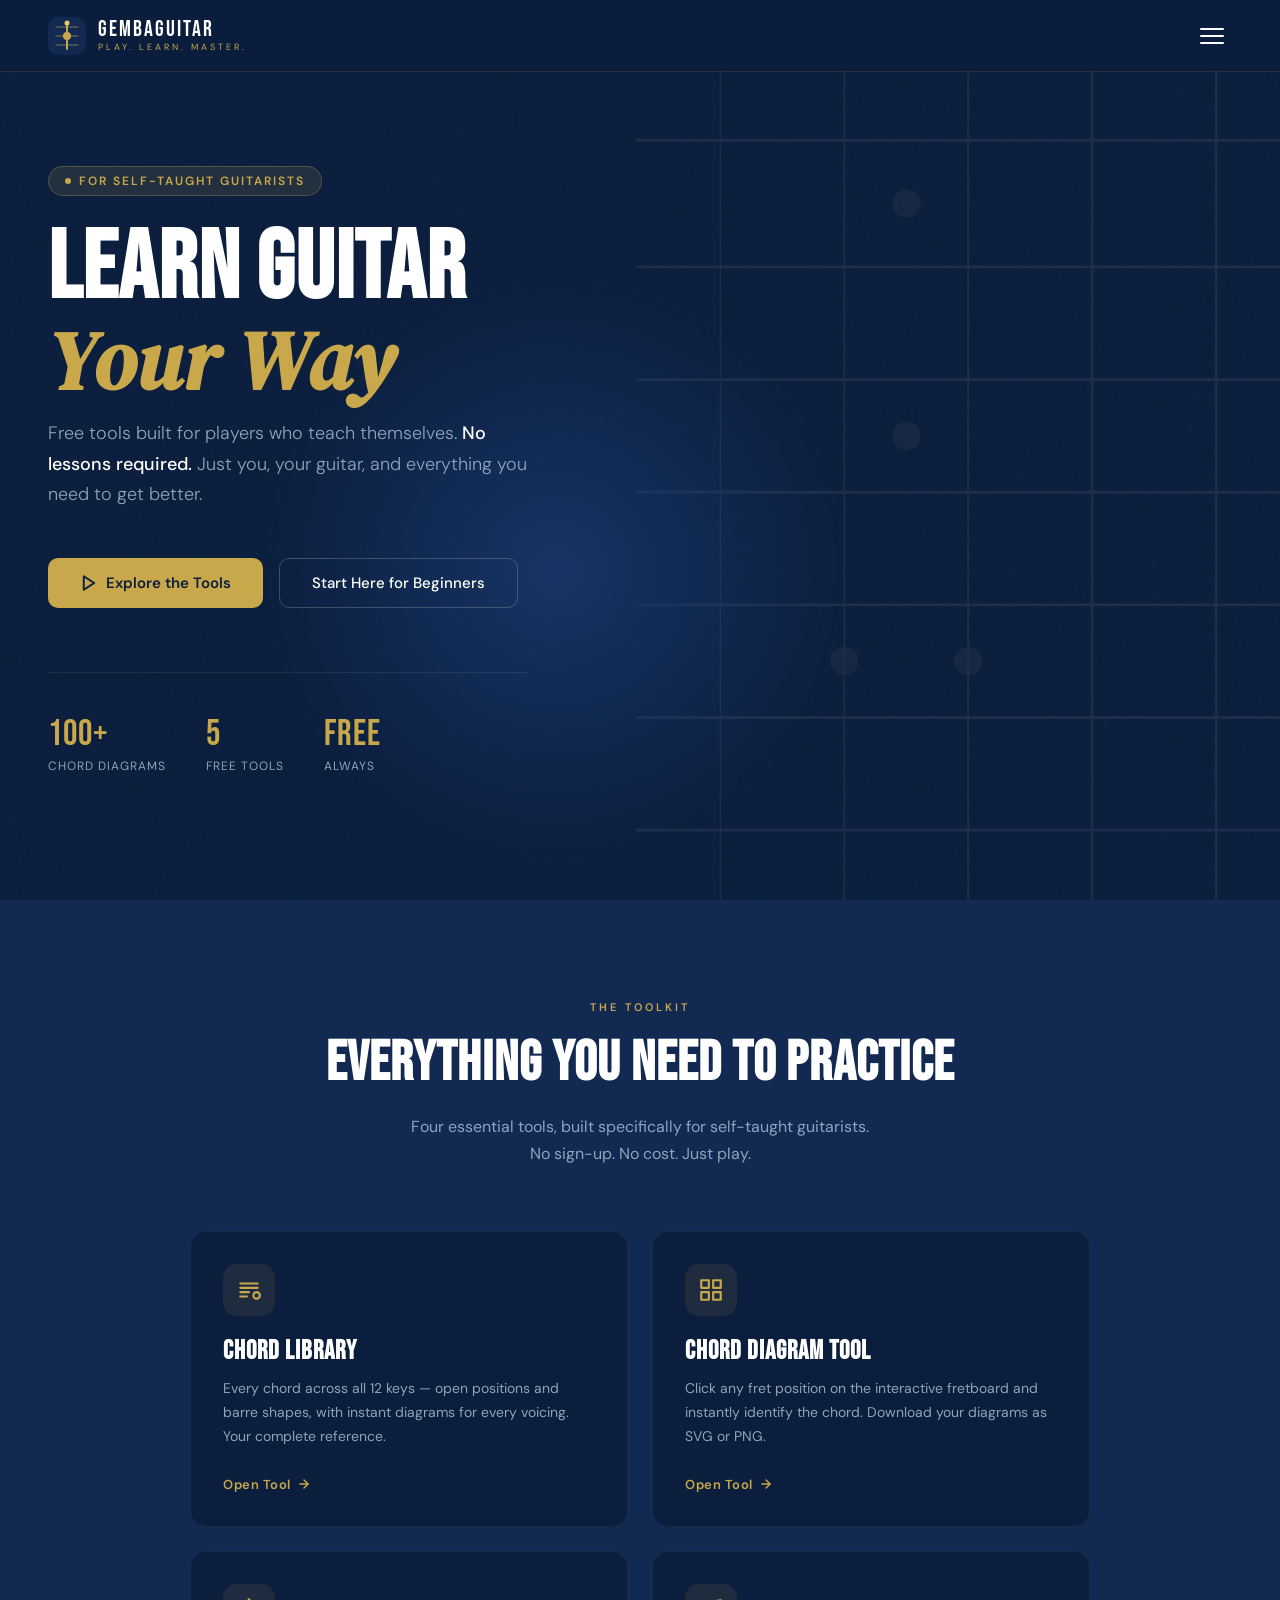
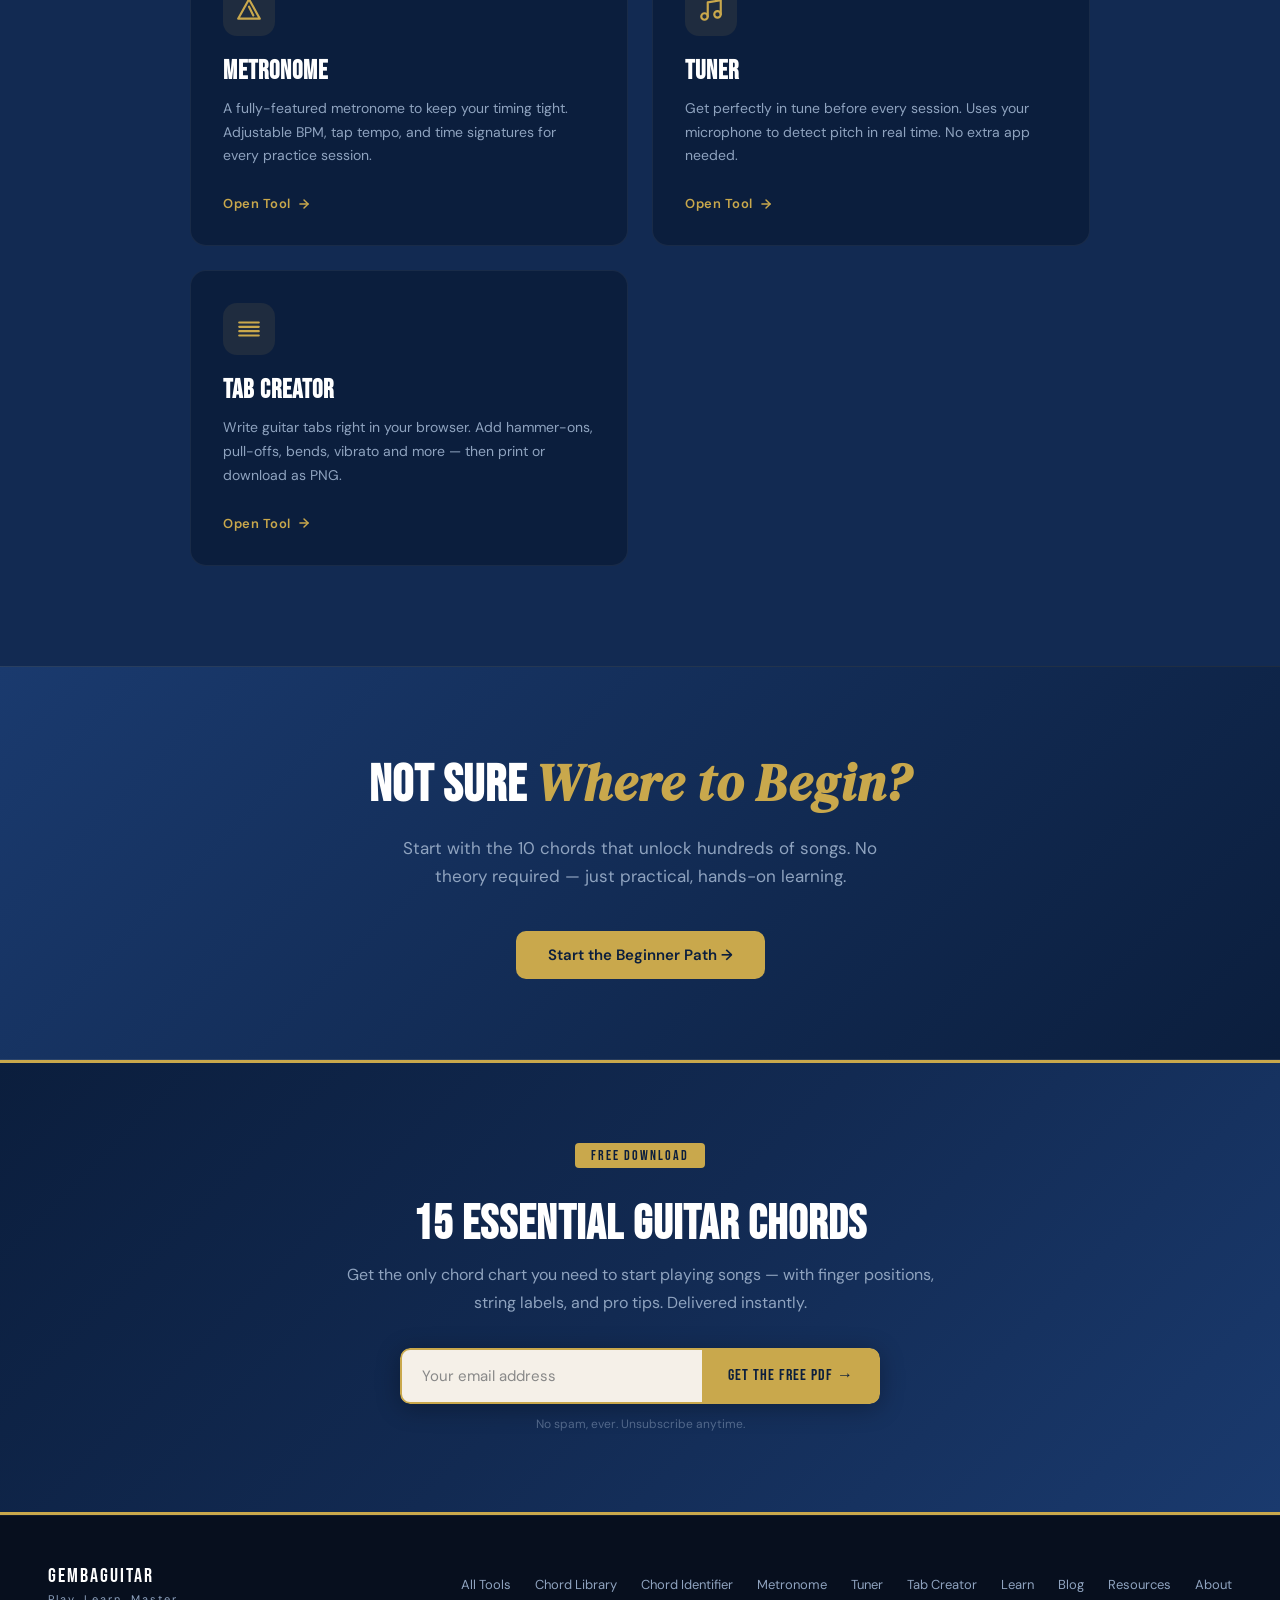
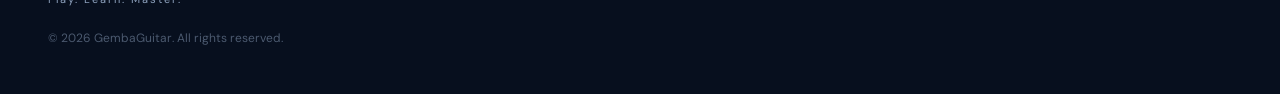
<file: index.html>
<!DOCTYPE html>
<html lang="en">
<head>
  <meta charset="UTF-8" />
  <meta name="viewport" content="width=device-width, initial-scale=1.0"/>
  <meta name="description" content="Free guitar tools for self-taught guitarists. Chord diagram identifier, tuner, metronome, and beginner lessons — all free at GembaGuitar."/>
  <meta name="keywords" content="guitar tools, chord diagram, guitar tuner, guitar metronome, learn guitar, beginner guitar"/>
  <meta property="og:title" content="GembaGuitar — Free Tools for Self-Taught Guitarists"/>
  <meta property="og:description" content="Free chord diagram, tuner, and metronome for self-taught guitarists. No sign-up required."/>
  <meta property="og:url" content="https://gembaguitar.com/"/>
  <meta property="og:type" content="website"/>
  <title>GembaGuitar — Tools for Self-Taught Guitarists</title>
  <link href="https://fonts.googleapis.com/css2?family=Bebas+Neue&family=DM+Sans:wght@300;400;500;600&family=DM+Serif+Display:ital@0;1&display=swap" rel="stylesheet"/>
  <style>
    *, *::before, *::after { box-sizing: border-box; margin: 0; padding: 0; }

    :root {
      --navy:       #0b1e3d;
      --navy-mid:   #122a52;
      --navy-light: #1a3a6e;
      --gold:       #c9a84c;
      --gold-light: #e8c96a;
      --cream:      #f5f0e8;
      --white:      #ffffff;
      --muted:      #8fa3bf;
      --font-display: 'Bebas Neue', sans-serif;
      --font-serif:   'DM Serif Display', serif;
      --font-body:    'DM Sans', sans-serif;
    }

    html { scroll-behavior: smooth; }

    body {
      background: var(--navy);
      color: var(--white);
      font-family: var(--font-body);
      overflow-x: hidden;
    }

    /* ── NOISE TEXTURE OVERLAY ── */
    body::before {
      content: '';
      position: fixed;
      inset: 0;
      background-image: url("data:image/svg+xml,%3Csvg viewBox='0 0 256 256' xmlns='http://www.w3.org/2000/svg'%3E%3Cfilter id='noise'%3E%3CfeTurbulence type='fractalNoise' baseFrequency='0.9' numOctaves='4' stitchTiles='stitch'/%3E%3C/filter%3E%3Crect width='100%25' height='100%25' filter='url(%23noise)' opacity='0.04'/%3E%3C/svg%3E");
      pointer-events: none;
      z-index: 0;
      opacity: 0.4;
    }

    /* ── NAVBAR ── */
    nav {
      position: fixed;
      top: 0; left: 0; right: 0;
      z-index: 100;
      display: flex;
      align-items: center;
      justify-content: space-between;
      padding: 0 48px;
      height: 72px;
      background: rgba(11, 30, 61, 0.92);
      backdrop-filter: blur(12px);
      border-bottom: 1px solid rgba(201, 168, 76, 0.15);
    }

    .logo {
      display: flex;
      align-items: center;
      gap: 12px;
      text-decoration: none;
    }

    /* SVG LOGO MARK — tuning fork + string */
    .logo-mark {
      width: 38px;
      height: 38px;
      flex-shrink: 0;
    }

    .logo-text {
      display: flex;
      flex-direction: column;
      line-height: 1;
    }

    .logo-text span:first-child {
      font-family: var(--font-display);
      font-size: 22px;
      letter-spacing: 2px;
      color: var(--white);
    }

    .logo-text span:last-child {
      font-family: var(--font-body);
      font-size: 9px;
      letter-spacing: 3px;
      text-transform: uppercase;
      color: var(--gold);
      margin-top: 2px;
    }

    /* Links live in the hamburger drawer at every screen size */
    .nav-links {
      display: none;
      align-items: center;
      gap: 8px;
      list-style: none;
    }

    .nav-links > li {
      position: relative;
    }

    .nav-links > li > a,
    .nav-links > li > button {
      background: none;
      border: none;
      color: rgba(255,255,255,0.8);
      font-family: var(--font-body);
      font-size: 14px;
      font-weight: 500;
      letter-spacing: 0.5px;
      padding: 8px 16px;
      cursor: pointer;
      text-decoration: none;
      display: flex;
      align-items: center;
      gap: 6px;
      border-radius: 6px;
      transition: color 0.2s, background 0.2s;
    }

    .nav-links > li > a:hover,
    .nav-links > li > button:hover {
      color: var(--white);
      background: rgba(255,255,255,0.06);
    }

    .nav-links > li > button .chevron {
      width: 14px;
      height: 14px;
      transition: transform 0.2s;
    }

    .nav-links > li:hover > button .chevron {
      transform: rotate(180deg);
    }

    /* DROPDOWN */
    .dropdown {
      position: absolute;
      top: 100%;
      left: 50%;
      transform: translateX(-50%) translateY(-8px);
      background: var(--navy-mid);
      border: 1px solid rgba(201, 168, 76, 0.2);
      border-radius: 12px;
      padding: 16px 8px 8px; /* top padding bridges the gap so hover doesn't break */
      margin-top: 0;
      min-width: 220px;
      opacity: 0;
      pointer-events: none;
      transition: opacity 0.2s, transform 0.2s;
      box-shadow: 0 20px 40px rgba(0,0,0,0.4);
    }

    .nav-links > li:hover .dropdown {
      opacity: 1;
      pointer-events: all;
      transform: translateX(-50%) translateY(0);
    }

    .dropdown a {
      display: flex;
      align-items: center;
      gap: 12px;
      padding: 10px 14px;
      color: rgba(255,255,255,0.75);
      text-decoration: none;
      font-size: 14px;
      border-radius: 8px;
      transition: background 0.15s, color 0.15s;
    }

    .dropdown a:hover {
      background: rgba(201, 168, 76, 0.1);
      color: var(--gold-light);
    }

    .dropdown-icon {
      width: 32px;
      height: 32px;
      background: rgba(201, 168, 76, 0.12);
      border-radius: 8px;
      display: flex;
      align-items: center;
      justify-content: center;
      flex-shrink: 0;
    }

    .dropdown-icon svg {
      width: 16px;
      height: 16px;
      stroke: var(--gold);
    }

    .dropdown-label {
      display: flex;
      flex-direction: column;
    }

    .dropdown-label strong {
      font-weight: 600;
      color: var(--white);
      font-size: 13px;
    }

    .dropdown-label span {
      font-size: 11px;
      color: var(--muted);
      margin-top: 1px;
    }

    .nav-cta {
      background: var(--gold) !important;
      color: var(--navy) !important;
      font-weight: 600 !important;
      padding: 8px 20px !important;
      border-radius: 8px !important;
      border: none;
      transition: background 0.2s !important;
    }

    .nav-cta:hover {
      background: var(--gold-light) !important;
    }

    /* HAMBURGER */
    .hamburger {
      display: flex;
      flex-direction: column;
      gap: 5px;
      background: none;
      border: none;
      cursor: pointer;
      padding: 8px;
    }

    .hamburger span {
      display: block;
      width: 24px;
      height: 2px;
      background: var(--white);
      border-radius: 2px;
      transition: 0.3s;
    }

    /* ── HERO ── */
    .hero {
      position: relative;
      min-height: 100vh;
      display: flex;
      align-items: center;
      padding: 120px 48px 80px;
      overflow: hidden;
    }

    /* Background guitar fretboard graphic */
    .hero-bg {
      position: absolute;
      right: -60px;
      top: 50%;
      transform: translateY(-50%);
      width: 55%;
      opacity: 0.07;
      pointer-events: none;
    }

    /* Radial glow */
    .hero::after {
      content: '';
      position: absolute;
      top: 30%;
      left: 20%;
      width: 600px;
      height: 600px;
      background: radial-gradient(circle, rgba(26,58,110,0.8) 0%, transparent 70%);
      pointer-events: none;
    }

    .hero-content {
      position: relative;
      z-index: 1;
      max-width: 680px;
    }

    .hero-eyebrow {
      display: inline-flex;
      align-items: center;
      gap: 8px;
      background: rgba(201, 168, 76, 0.12);
      border: 1px solid rgba(201, 168, 76, 0.3);
      border-radius: 100px;
      padding: 6px 16px;
      font-size: 12px;
      font-weight: 600;
      letter-spacing: 2px;
      text-transform: uppercase;
      color: var(--gold);
      margin-bottom: 28px;
      animation: fadeUp 0.6s ease both;
    }

    .hero-eyebrow::before {
      content: '';
      width: 6px;
      height: 6px;
      background: var(--gold);
      border-radius: 50%;
    }

    .hero-title {
      font-family: var(--font-display);
      font-size: clamp(56px, 8vw, 96px);
      line-height: 0.95;
      letter-spacing: 1px;
      color: var(--white);
      margin-bottom: 12px;
      animation: fadeUp 0.6s ease 0.1s both;
    }

    .hero-title em {
      font-family: var(--font-serif);
      font-style: italic;
      color: var(--gold);
      font-size: 0.85em;
    }

    .hero-subtitle {
      font-size: 18px;
      line-height: 1.7;
      color: var(--muted);
      max-width: 480px;
      margin-bottom: 48px;
      font-weight: 300;
      animation: fadeUp 0.6s ease 0.2s both;
    }

    .hero-subtitle strong {
      color: var(--white);
      font-weight: 500;
    }

    .hero-actions {
      display: flex;
      gap: 16px;
      flex-wrap: wrap;
      animation: fadeUp 0.6s ease 0.3s both;
    }

    .btn-primary {
      background: var(--gold);
      color: var(--navy);
      font-family: var(--font-body);
      font-size: 15px;
      font-weight: 600;
      padding: 14px 32px;
      border-radius: 10px;
      border: none;
      cursor: pointer;
      text-decoration: none;
      display: inline-flex;
      align-items: center;
      gap: 8px;
      transition: background 0.2s, transform 0.2s;
    }

    .btn-primary:hover {
      background: var(--gold-light);
      transform: translateY(-2px);
    }

    .btn-secondary {
      background: transparent;
      color: var(--white);
      font-family: var(--font-body);
      font-size: 15px;
      font-weight: 500;
      padding: 14px 32px;
      border-radius: 10px;
      border: 1px solid rgba(255,255,255,0.2);
      cursor: pointer;
      text-decoration: none;
      display: inline-flex;
      align-items: center;
      gap: 8px;
      transition: border-color 0.2s, background 0.2s, transform 0.2s;
    }

    .btn-secondary:hover {
      border-color: rgba(255,255,255,0.5);
      background: rgba(255,255,255,0.05);
      transform: translateY(-2px);
    }

    /* HERO STATS */
    .hero-stats {
      display: flex;
      gap: 40px;
      margin-top: 64px;
      padding-top: 40px;
      border-top: 1px solid rgba(255,255,255,0.08);
      animation: fadeUp 0.6s ease 0.4s both;
    }

    .stat {
      display: flex;
      flex-direction: column;
    }

    .stat-number {
      font-family: var(--font-display);
      font-size: 36px;
      color: var(--gold);
      letter-spacing: 1px;
    }

    .stat-label {
      font-size: 12px;
      color: var(--muted);
      letter-spacing: 1px;
      text-transform: uppercase;
      margin-top: 2px;
    }

    /* ── TOOLS SECTION ── */
    .tools-section {
      position: relative;
      z-index: 1;
      padding: 100px 48px;
      background: var(--navy-mid);
    }

    .section-header {
      text-align: center;
      margin-bottom: 64px;
    }

    .section-tag {
      font-size: 11px;
      font-weight: 600;
      letter-spacing: 3px;
      text-transform: uppercase;
      color: var(--gold);
      margin-bottom: 16px;
    }

    .section-title {
      font-family: var(--font-display);
      font-size: clamp(36px, 5vw, 56px);
      letter-spacing: 1px;
      margin-bottom: 16px;
    }

    .section-desc {
      font-size: 16px;
      color: var(--muted);
      max-width: 480px;
      margin: 0 auto;
      line-height: 1.7;
    }

    .tools-grid {
      display: grid;
      grid-template-columns: repeat(2, 1fr);
      gap: 24px;
      max-width: 900px;
      margin: 0 auto;
    }

    @media (max-width: 640px) {
      .tools-grid { grid-template-columns: 1fr; }
    }

    .tool-card {
      background: var(--navy);
      border: 1px solid rgba(255,255,255,0.06);
      border-radius: 16px;
      padding: 32px;
      text-decoration: none;
      color: var(--white);
      transition: transform 0.25s, border-color 0.25s, box-shadow 0.25s;
      position: relative;
      overflow: hidden;
    }

    .tool-card::before {
      content: '';
      position: absolute;
      top: 0; left: 0; right: 0;
      height: 2px;
      background: linear-gradient(90deg, var(--gold), transparent);
      opacity: 0;
      transition: opacity 0.25s;
    }

    .tool-card:hover {
      transform: translateY(-6px);
      border-color: rgba(201, 168, 76, 0.25);
      box-shadow: 0 24px 48px rgba(0,0,0,0.3);
    }

    .tool-card:hover::before {
      opacity: 1;
    }

    .tool-icon {
      width: 52px;
      height: 52px;
      background: rgba(201, 168, 76, 0.1);
      border-radius: 14px;
      display: flex;
      align-items: center;
      justify-content: center;
      margin-bottom: 20px;
    }

    .tool-icon svg {
      width: 26px;
      height: 26px;
      stroke: var(--gold);
    }

    .tool-card h3 {
      font-family: var(--font-display);
      font-size: 26px;
      letter-spacing: 1px;
      margin-bottom: 10px;
    }

    .tool-card p {
      font-size: 14px;
      color: var(--muted);
      line-height: 1.7;
      margin-bottom: 24px;
    }

    .tool-link {
      display: inline-flex;
      align-items: center;
      gap: 6px;
      font-size: 13px;
      font-weight: 600;
      color: var(--gold);
      letter-spacing: 0.5px;
    }

    .tool-link svg {
      width: 14px;
      height: 14px;
      stroke: var(--gold);
      transition: transform 0.2s;
    }

    .tool-card:hover .tool-link svg {
      transform: translateX(4px);
    }

    /* ── START HERE BANNER ── */
    .start-here {
      position: relative;
      z-index: 1;
      padding: 80px 48px;
      background: linear-gradient(135deg, var(--navy-light) 0%, var(--navy) 100%);
      border-top: 1px solid rgba(201, 168, 76, 0.1);
      border-bottom: 1px solid rgba(201, 168, 76, 0.1);
      text-align: center;
    }

    .start-here h2 {
      font-family: var(--font-display);
      font-size: clamp(36px, 5vw, 52px);
      letter-spacing: 1px;
      margin-bottom: 16px;
    }

    .start-here h2 em {
      font-family: var(--font-serif);
      font-style: italic;
      color: var(--gold);
    }

    .start-here p {
      font-size: 17px;
      color: var(--muted);
      max-width: 500px;
      margin: 0 auto 40px;
      line-height: 1.7;
    }

    /* ── FOOTER ── */
    footer {
      position: relative;
      z-index: 1;
      background: #070f1e;
      padding: 48px;
      display: flex;
      align-items: center;
      justify-content: space-between;
      flex-wrap: wrap;
      gap: 24px;
      border-top: 1px solid rgba(255,255,255,0.05);
    }

    .footer-logo span:first-child {
      font-family: var(--font-display);
      font-size: 20px;
      letter-spacing: 2px;
      color: var(--white);
    }

    .footer-logo span:last-child {
      display: block;
      font-size: 11px;
      color: var(--muted);
      letter-spacing: 2px;
      margin-top: 4px;
    }

    .footer-links {
      display: flex;
      gap: 24px;
      flex-wrap: wrap;
    }

    .footer-links a {
      color: var(--muted);
      text-decoration: none;
      font-size: 13px;
      transition: color 0.2s;
    }

    .footer-links a:hover {
      color: var(--gold);
    }

    .footer-copy {
      font-size: 12px;
      color: rgba(143, 163, 191, 0.5);
    }

    /* ── ANIMATIONS ── */
    @keyframes fadeUp {
      from { opacity: 0; transform: translateY(24px); }
      to   { opacity: 1; transform: translateY(0); }
    }

    /* ── EMAIL CAPTURE ── */
    .email-capture {
      position: relative;
      z-index: 1;
      background: linear-gradient(135deg, var(--navy) 0%, var(--navy-mid) 50%, var(--navy-light) 100%);
      padding: 80px 48px;
      text-align: center;
      border-top: 3px solid var(--gold);
      border-bottom: 3px solid var(--gold);
    }

    .email-capture-inner {
      max-width: 600px;
      margin: 0 auto;
    }

    .email-capture-badge {
      display: inline-block;
      background: var(--gold);
      color: var(--navy);
      font-family: var(--font-display);
      font-size: 14px;
      letter-spacing: 2px;
      padding: 4px 16px;
      border-radius: 4px;
      margin-bottom: 20px;
    }

    .email-capture-content h2 {
      font-family: var(--font-display);
      font-size: clamp(32px, 5vw, 48px);
      color: var(--white);
      margin: 8px 0;
      letter-spacing: 1px;
    }

    .email-capture-content p {
      font-family: var(--font-body);
      color: var(--muted);
      font-size: 16px;
      line-height: 1.7;
      margin-bottom: 32px;
    }

    .email-capture-field {
      display: flex;
      max-width: 480px;
      margin: 0 auto;
      border-radius: 10px;
      overflow: hidden;
      box-shadow: 0 4px 24px rgba(0, 0, 0, 0.3);
    }

    .email-capture-field input[type="email"] {
      flex: 1;
      padding: 16px 20px;
      border: 2px solid var(--gold);
      border-right: none;
      border-radius: 10px 0 0 10px;
      font-family: var(--font-body);
      font-size: 15px;
      background: var(--cream);
      color: var(--navy);
      outline: none;
      transition: border-color 0.2s;
    }

    .email-capture-field input[type="email"]::placeholder {
      color: #888;
    }

    .email-capture-field input[type="email"]:focus {
      border-color: var(--gold-light);
    }

    .email-capture-field button {
      padding: 16px 24px;
      background: var(--gold);
      color: var(--navy);
      border: 2px solid var(--gold);
      border-radius: 0 10px 10px 0;
      font-family: var(--font-display);
      font-size: 16px;
      letter-spacing: 1px;
      cursor: pointer;
      white-space: nowrap;
      transition: background 0.2s, transform 0.1s;
    }

    .email-capture-field button:hover {
      background: var(--gold-light);
      border-color: var(--gold-light);
    }

    .email-capture-field button:active {
      transform: scale(0.98);
    }

    .email-capture-privacy {
      font-family: var(--font-body);
      color: rgba(143, 163, 191, 0.5);
      font-size: 12px;
      margin-top: 12px;
    }

    /* ── MOBILE ── */
    .nav-links.open {
      display: flex !important;
      flex-direction: column;
      align-items: stretch;
      position: fixed;
      top: 72px;
      left: auto;
      right: 48px;
      width: min(300px, calc(100vw - 40px));
      background: rgba(11, 30, 61, 0.98);
      backdrop-filter: blur(16px);
      border: 1px solid rgba(201, 168, 76, 0.15);
      border-top: none;
      border-radius: 0 0 14px 14px;
      padding: 12px 12px 16px;
      gap: 2px;
      z-index: 99;
      box-shadow: 0 16px 40px rgba(0,0,0,0.4);
    }

    .nav-links.open > li { width: 100%; }

    /* Tools dropdown becomes a collapsible submenu inside the drawer */
    .nav-links.open .dropdown {
      display: none;
      position: static;
      opacity: 1;
      pointer-events: all;
      transform: none !important;
      background: rgba(255,255,255,0.04);
      border: 1px solid rgba(255,255,255,0.06);
      border-radius: 10px;
      padding: 6px;
      margin: 4px 0 6px;
      box-shadow: none;
      min-width: unset;
    }

    .nav-links.open .dropdown.sub-open {
      display: block;
    }

    .nav-links.open .dropdown a {
      padding: 8px 10px;
      gap: 10px;
    }

    .nav-links.open > li > button {
      width: 100%;
      justify-content: space-between;
    }

    .nav-links.open > li > button.sub-open {
      color: var(--gold-light);
    }

    .nav-links.open > li > button.sub-open .chevron {
      transform: rotate(180deg);
    }

    /* hamburger → X animation */
    .hamburger.open span:nth-child(1) { transform: translateY(7px) rotate(45deg); }
    .hamburger.open span:nth-child(2) { opacity: 0; transform: scaleX(0); }
    .hamburger.open span:nth-child(3) { transform: translateY(-7px) rotate(-45deg); }

    @media (max-width: 768px) {
      nav { padding: 0 20px; }
      .nav-links.open { right: 20px; }

      .hero { padding: 100px 24px 60px; }
      .hero-stats { gap: 24px; }

      .tools-section { padding: 64px 24px; }
      .start-here { padding: 60px 24px; }
      .email-capture { padding: 60px 24px; }
      footer { padding: 40px 24px; flex-direction: column; align-items: flex-start; }
    }

    @media (max-width: 520px) {
      .email-capture-field {
        flex-direction: column;
        border-radius: 10px;
      }

      .email-capture-field input[type="email"] {
        border-right: 2px solid var(--gold);
        border-radius: 10px 10px 0 0;
        border-bottom: none;
      }

      .email-capture-field button {
        border-radius: 0 0 10px 10px;
      }
    }
  </style>
</head>
<body>

  <!-- ── NAVBAR ── -->
  <nav>
    <a href="/" class="logo">
      <!-- Logo Mark: stylized G + fret line -->
      <svg class="logo-mark" viewBox="0 0 38 38" fill="none" xmlns="http://www.w3.org/2000/svg">
        <rect width="38" height="38" rx="10" fill="#122a52"/>
        <!-- Fret lines -->
        <line x1="8" y1="10" x2="30" y2="10" stroke="#c9a84c" stroke-width="1.5" stroke-linecap="round" opacity="0.4"/>
        <line x1="8" y1="19" x2="30" y2="19" stroke="#c9a84c" stroke-width="1.5" stroke-linecap="round" opacity="0.4"/>
        <line x1="8" y1="28" x2="30" y2="28" stroke="#c9a84c" stroke-width="1.5" stroke-linecap="round" opacity="0.4"/>
        <!-- String (vertical) -->
        <line x1="19" y1="6" x2="19" y2="32" stroke="#c9a84c" stroke-width="2" stroke-linecap="round"/>
        <!-- Fingering dot -->
        <circle cx="19" cy="19" r="4" fill="#c9a84c"/>
        <!-- Tuner peg -->
        <circle cx="19" cy="6" r="2.5" fill="#e8c96a"/>
      </svg>
      <div class="logo-text">
        <span>GembaGuitar</span>
        <span>Play. Learn. Master.</span>
      </div>
    </a>

    <ul class="nav-links">
      <li>
        <button>
          Tools
          <svg class="chevron" viewBox="0 0 24 24" fill="none" stroke="currentColor" stroke-width="2.5" stroke-linecap="round" stroke-linejoin="round">
            <polyline points="6 9 12 15 18 9"/>
          </svg>
        </button>
        <div class="dropdown">
          <a href="/chord-lookup">
            <div class="dropdown-icon">
              <svg viewBox="0 0 24 24" fill="none" stroke-width="2" stroke-linecap="round" stroke-linejoin="round">
                <path d="M4 6h16M4 10h16M4 14h8M4 18h6"/><circle cx="19" cy="17" r="3"/>
              </svg>
            </div>
            <div class="dropdown-label">
              <strong>Chord Library</strong>
              <span>All 12 keys, 3 voicings each</span>
            </div>
          </a>
          <a href="/chord-generator">
            <div class="dropdown-icon">
              <svg viewBox="0 0 24 24" fill="none" stroke-width="2" stroke-linecap="round" stroke-linejoin="round">
                <rect x="3" y="3" width="7" height="7"/><rect x="14" y="3" width="7" height="7"/>
                <rect x="3" y="14" width="7" height="7"/><rect x="14" y="14" width="7" height="7"/>
              </svg>
            </div>
            <div class="dropdown-label">
              <strong>Chord Identifier</strong>
              <span>Click frets, name the chord</span>
            </div>
          </a>
          <a href="/metronome">
            <div class="dropdown-icon">
              <svg viewBox="0 0 24 24" fill="none" stroke-width="2" stroke-linecap="round" stroke-linejoin="round">
                <polygon points="12 2 2 20 22 20"/><line x1="12" y1="9" x2="16" y2="17"/>
              </svg>
            </div>
            <div class="dropdown-label">
              <strong>Metronome</strong>
              <span>Stay in time</span>
            </div>
          </a>
          <a href="/tuner">
            <div class="dropdown-icon">
              <svg viewBox="0 0 24 24" fill="none" stroke-width="2" stroke-linecap="round" stroke-linejoin="round">
                <path d="M9 18V5l12-2v13"/><circle cx="6" cy="18" r="3"/><circle cx="18" cy="16" r="3"/>
              </svg>
            </div>
            <div class="dropdown-label">
              <strong>Tuner</strong>
              <span>Get in tune fast</span>
            </div>
          </a>
          <a href="/tab-creator">
            <div class="dropdown-icon">
              <svg viewBox="0 0 24 24" fill="none" stroke-width="2" stroke-linecap="round" stroke-linejoin="round">
                <line x1="3" y1="6" x2="21" y2="6"/><line x1="3" y1="10" x2="21" y2="10"/><line x1="3" y1="14" x2="21" y2="14"/><line x1="3" y1="18" x2="21" y2="18"/>
              </svg>
            </div>
            <div class="dropdown-label">
              <strong>Tab Creator</strong>
              <span>Write and export guitar tabs</span>
            </div>
          </a>
        </div>
      </li>
      <li><a href="/learn">Learn</a></li>
      <li><a href="/blog">Blog</a></li>
      <li><a href="/resources">Resources</a></li>
      <li><a href="/videos">Videos</a></li>
      <li><a href="/about">About</a></li>
      <li><a href="/tools" class="nav-cta">Try the Tools →</a></li>
    </ul>

    <button class="hamburger" aria-label="Menu">
      <span></span><span></span><span></span>
    </button>
  </nav>

  <!-- ── HERO ── -->
  <section class="hero">
    <!-- Fretboard SVG background -->
    <svg class="hero-bg" viewBox="0 0 500 800" fill="none" xmlns="http://www.w3.org/2000/svg">
      <!-- Strings -->
      <line x1="60"  y1="0" x2="60"  y2="800" stroke="white" stroke-width="1"/>
      <line x1="148" y1="0" x2="148" y2="800" stroke="white" stroke-width="1.2"/>
      <line x1="236" y1="0" x2="236" y2="800" stroke="white" stroke-width="1.5"/>
      <line x1="324" y1="0" x2="324" y2="800" stroke="white" stroke-width="1.8"/>
      <line x1="412" y1="0" x2="412" y2="800" stroke="white" stroke-width="2"/>
      <line x1="480" y1="0" x2="480" y2="800" stroke="white" stroke-width="2.2"/>
      <!-- Frets -->
      <line x1="0" y1="80"  x2="500" y2="80"  stroke="white" stroke-width="3"/>
      <line x1="0" y1="180" x2="500" y2="180" stroke="white" stroke-width="2"/>
      <line x1="0" y1="270" x2="500" y2="270" stroke="white" stroke-width="2"/>
      <line x1="0" y1="350" x2="500" y2="350" stroke="white" stroke-width="2"/>
      <line x1="0" y1="430" x2="500" y2="430" stroke="white" stroke-width="2"/>
      <line x1="0" y1="510" x2="500" y2="510" stroke="white" stroke-width="2"/>
      <line x1="0" y1="590" x2="500" y2="590" stroke="white" stroke-width="2"/>
      <line x1="0" y1="670" x2="500" y2="670" stroke="white" stroke-width="2"/>
      <!-- Fret markers -->
      <circle cx="192" cy="225" r="10" fill="white" opacity="0.6"/>
      <circle cx="192" cy="390" r="10" fill="white" opacity="0.6"/>
      <circle cx="148" cy="550" r="10" fill="white" opacity="0.6"/>
      <circle cx="236" cy="550" r="10" fill="white" opacity="0.6"/>
    </svg>

    <div class="hero-content">
      <div class="hero-eyebrow">For Self-Taught Guitarists</div>
      <h1 class="hero-title">
        Learn Guitar<br/>
        <em>Your Way</em>
      </h1>
      <p class="hero-subtitle">
        Free tools built for players who teach themselves.
        <strong>No lessons required.</strong> Just you, your guitar, and everything you need to get better.
      </p>
      <div class="hero-actions">
        <a href="/tools" class="btn-primary">
          <svg width="18" height="18" viewBox="0 0 24 24" fill="none" stroke="currentColor" stroke-width="2.5" stroke-linecap="round" stroke-linejoin="round">
            <polygon points="5 3 19 12 5 21 5 3"/>
          </svg>
          Explore the Tools
        </a>
        <a href="/learn" class="btn-secondary">
          Start Here for Beginners
        </a>
      </div>
      <div class="hero-stats">
        <div class="stat">
          <span class="stat-number">100+</span>
          <span class="stat-label">Chord Diagrams</span>
        </div>
        <div class="stat">
          <span class="stat-number">5</span>
          <span class="stat-label">Free Tools</span>
        </div>
        <div class="stat">
          <span class="stat-number">Free</span>
          <span class="stat-label">Always</span>
        </div>
      </div>
    </div>
  </section>

  <!-- ── TOOLS ── -->
  <section class="tools-section">
    <div class="section-header">
      <p class="section-tag">The Toolkit</p>
      <h2 class="section-title">Everything You Need to Practice</h2>
      <p class="section-desc">Four essential tools, built specifically for self-taught guitarists. No sign-up. No cost. Just play.</p>
    </div>
    <div class="tools-grid">

      <a href="/chord-lookup" class="tool-card">
        <div class="tool-icon">
          <svg viewBox="0 0 24 24" fill="none" stroke-width="2" stroke-linecap="round" stroke-linejoin="round">
            <path d="M4 6h16M4 10h16M4 14h8M4 18h6"/><circle cx="19" cy="17" r="3"/>
          </svg>
        </div>
        <h3>Chord Library</h3>
        <p>Every chord across all 12 keys — open positions and barre shapes, with instant diagrams for every voicing. Your complete reference.</p>
        <span class="tool-link">
          Open Tool
          <svg viewBox="0 0 24 24" fill="none" stroke-width="2.5" stroke-linecap="round" stroke-linejoin="round">
            <line x1="5" y1="12" x2="19" y2="12"/><polyline points="12 5 19 12 12 19"/>
          </svg>
        </span>
      </a>

      <a href="/chord-generator" class="tool-card">
        <div class="tool-icon">
          <svg viewBox="0 0 24 24" fill="none" stroke-width="2" stroke-linecap="round" stroke-linejoin="round">
            <rect x="3" y="3" width="7" height="7"/><rect x="14" y="3" width="7" height="7"/>
            <rect x="3" y="14" width="7" height="7"/><rect x="14" y="14" width="7" height="7"/>
          </svg>
        </div>
        <h3>Chord Diagram Tool</h3>
        <p>Click any fret position on the interactive fretboard and instantly identify the chord. Download your diagrams as SVG or PNG.</p>
        <span class="tool-link">
          Open Tool
          <svg viewBox="0 0 24 24" fill="none" stroke-width="2.5" stroke-linecap="round" stroke-linejoin="round">
            <line x1="5" y1="12" x2="19" y2="12"/><polyline points="12 5 19 12 12 19"/>
          </svg>
        </span>
      </a>

      <a href="/metronome" class="tool-card">
        <div class="tool-icon">
          <svg viewBox="0 0 24 24" fill="none" stroke-width="2" stroke-linecap="round" stroke-linejoin="round">
            <polygon points="12 2 2 20 22 20"/><line x1="12" y1="9" x2="16" y2="17"/>
          </svg>
        </div>
        <h3>Metronome</h3>
        <p>A fully-featured metronome to keep your timing tight. Adjustable BPM, tap tempo, and time signatures for every practice session.</p>
        <span class="tool-link">
          Open Tool
          <svg viewBox="0 0 24 24" fill="none" stroke-width="2.5" stroke-linecap="round" stroke-linejoin="round">
            <line x1="5" y1="12" x2="19" y2="12"/><polyline points="12 5 19 12 12 19"/>
          </svg>
        </span>
      </a>

      <a href="/tuner" class="tool-card">
        <div class="tool-icon">
          <svg viewBox="0 0 24 24" fill="none" stroke-width="2" stroke-linecap="round" stroke-linejoin="round">
            <path d="M9 18V5l12-2v13"/><circle cx="6" cy="18" r="3"/><circle cx="18" cy="16" r="3"/>
          </svg>
        </div>
        <h3>Tuner</h3>
        <p>Get perfectly in tune before every session. Uses your microphone to detect pitch in real time. No extra app needed.</p>
        <span class="tool-link">
          Open Tool
          <svg viewBox="0 0 24 24" fill="none" stroke-width="2.5" stroke-linecap="round" stroke-linejoin="round">
            <line x1="5" y1="12" x2="19" y2="12"/><polyline points="12 5 19 12 12 19"/>
          </svg>
        </span>
      </a>

      <a href="/tab-creator" class="tool-card">
        <div class="tool-icon">
          <svg viewBox="0 0 24 24" fill="none" stroke-width="2" stroke-linecap="round" stroke-linejoin="round">
            <line x1="3" y1="6" x2="21" y2="6"/><line x1="3" y1="10" x2="21" y2="10"/><line x1="3" y1="14" x2="21" y2="14"/><line x1="3" y1="18" x2="21" y2="18"/>
          </svg>
        </div>
        <h3>Tab Creator</h3>
        <p>Write guitar tabs right in your browser. Add hammer-ons, pull-offs, bends, vibrato and more — then print or download as PNG.</p>
        <span class="tool-link">
          Open Tool
          <svg viewBox="0 0 24 24" fill="none" stroke-width="2.5" stroke-linecap="round" stroke-linejoin="round">
            <line x1="5" y1="12" x2="19" y2="12"/><polyline points="12 5 19 12 12 19"/>
          </svg>
        </span>
      </a>

    </div>
  </section>

  <!-- ── START HERE BANNER ── -->
  <section class="start-here">
    <h2>Not Sure <em>Where to Begin?</em></h2>
    <p>Start with the 10 chords that unlock hundreds of songs. No theory required — just practical, hands-on learning.</p>
    <a href="/learn" class="btn-primary">Start the Beginner Path →</a>
  </section>

  <!-- ── EMAIL CAPTURE ── -->
  <section class="email-capture">
    <div class="email-capture-inner">
      <div class="email-capture-content">
        <span class="email-capture-badge">FREE DOWNLOAD</span>
        <h2>15 Essential Guitar Chords</h2>
        <p>Get the only chord chart you need to start playing songs — with finger positions, string labels, and pro tips. Delivered instantly.</p>
      </div>
      <form
        name="chord-pdf-signup"
        method="POST"
        data-netlify="true"
        action="/thank-you/"
        class="email-capture-form"
        id="pdf-signup-form"
      >
        <input type="hidden" name="form-name" value="chord-pdf-signup" />
        <div class="email-capture-field">
          <input
            type="email"
            name="email"
            placeholder="Your email address"
            required
            autocomplete="email"
          />
          <button type="submit" id="pdf-signup-btn">Get the Free PDF →</button>
        </div>
        <p class="email-capture-privacy">No spam, ever. Unsubscribe anytime.</p>
      </form>
      <script>
        document.getElementById('pdf-signup-form').addEventListener('submit', function(e) {
          e.preventDefault();
          var form = this;
          var btn = document.getElementById('pdf-signup-btn');
          btn.textContent = 'Sending...';
          btn.disabled = true;
          fetch('/', {
            method: 'POST',
            headers: { 'Content-Type': 'application/x-www-form-urlencoded' },
            body: new URLSearchParams(new FormData(form)).toString()
          }).then(function(res) {
            if (res.ok) {
              window.location.href = '/thank-you/';
            } else {
              btn.textContent = 'Get the Free PDF →';
              btn.disabled = false;
              alert('Something went wrong. Please try again.');
            }
          }).catch(function() {
            btn.textContent = 'Get the Free PDF →';
            btn.disabled = false;
            alert('Something went wrong. Please try again.');
          });
        });
      </script>
    </div>
  </section>

  <!-- ── FOOTER ── -->
  <footer>
    <div class="footer-logo">
      <span>GembaGuitar</span>
      <span>Play. Learn. Master.</span>
    </div>
    <div class="footer-links">
      <a href="/tools">All Tools</a>
      <a href="/chord-lookup">Chord Library</a>
      <a href="/chord-generator">Chord Identifier</a>
      <a href="/metronome">Metronome</a>
      <a href="/tuner">Tuner</a>
      <a href="/tab-creator">Tab Creator</a>
      <a href="/learn">Learn</a>
      <a href="/blog">Blog</a>
      <a href="/resources">Resources</a>
      <a href="/about">About</a>
    </div>
    <span class="footer-copy">© 2026 GembaGuitar. All rights reserved.</span>
  </footer>

  <script>
    (function () {
      const hamburger = document.querySelector('.hamburger');
      const navLinks  = document.querySelector('.nav-links');

      // Toggle mobile menu open/closed
      hamburger.addEventListener('click', function (e) {
        e.stopPropagation();
        const isOpen = navLinks.classList.toggle('open');
        hamburger.classList.toggle('open', isOpen);
        hamburger.setAttribute('aria-expanded', isOpen);
      });

      // Close menu when clicking outside
      document.addEventListener('click', function (e) {
        if (!navLinks.contains(e.target) && !hamburger.contains(e.target)) {
          navLinks.classList.remove('open');
          hamburger.classList.remove('open');
          hamburger.setAttribute('aria-expanded', false);
        }
      });

      // Tools becomes a collapsible submenu inside the drawer
      navLinks.querySelectorAll('li > button').forEach(function (btn) {
        const dropdown = btn.parentElement.querySelector('.dropdown');
        if (!dropdown) return;

        btn.setAttribute('aria-expanded', false);

        btn.addEventListener('click', function (e) {
          e.stopPropagation();
          const isOpen = dropdown.classList.toggle('sub-open');
          btn.classList.toggle('sub-open', isOpen);
          btn.setAttribute('aria-expanded', isOpen);
        });
      });

      // Close menu when a link is clicked
      navLinks.querySelectorAll('a').forEach(function (link) {
        link.addEventListener('click', function () {
          navLinks.classList.remove('open');
          hamburger.classList.remove('open');
          hamburger.setAttribute('aria-expanded', false);
        });
      });
    })();
  </script>
</body>
</html>
</file>
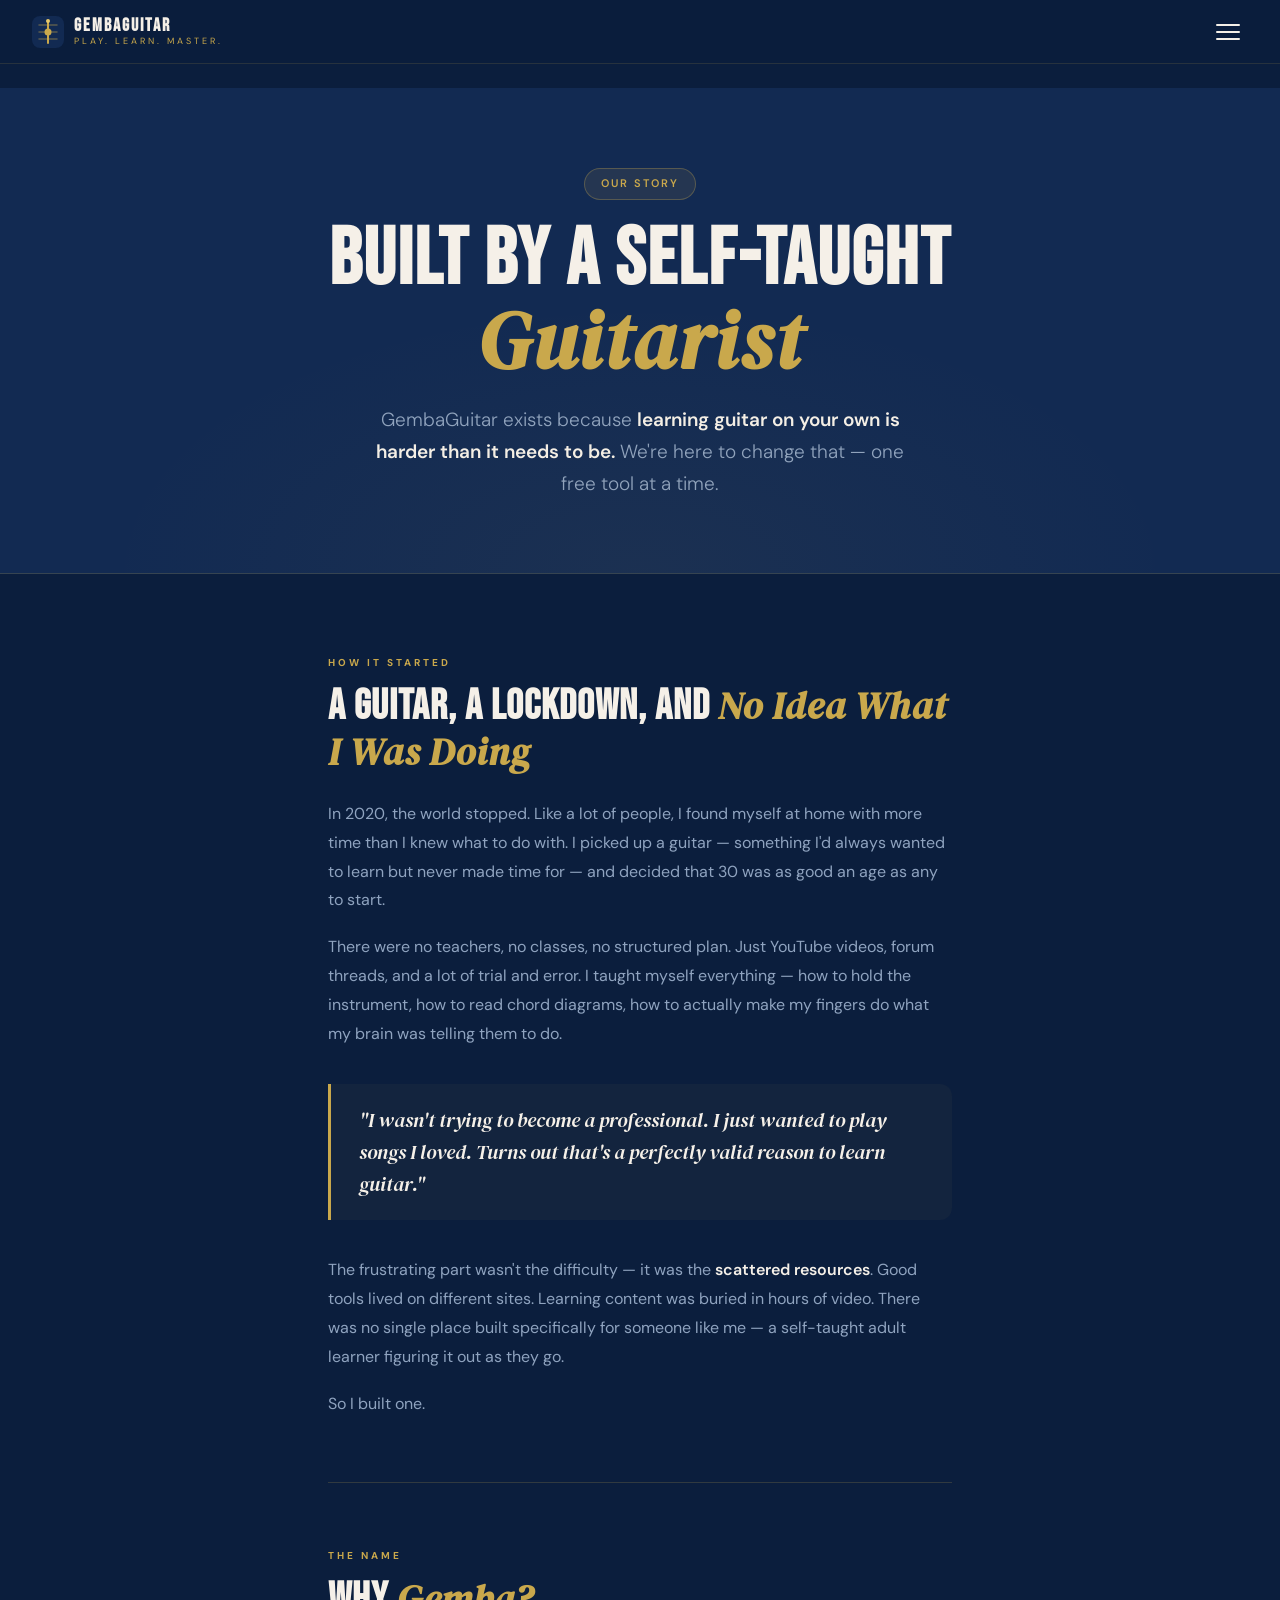
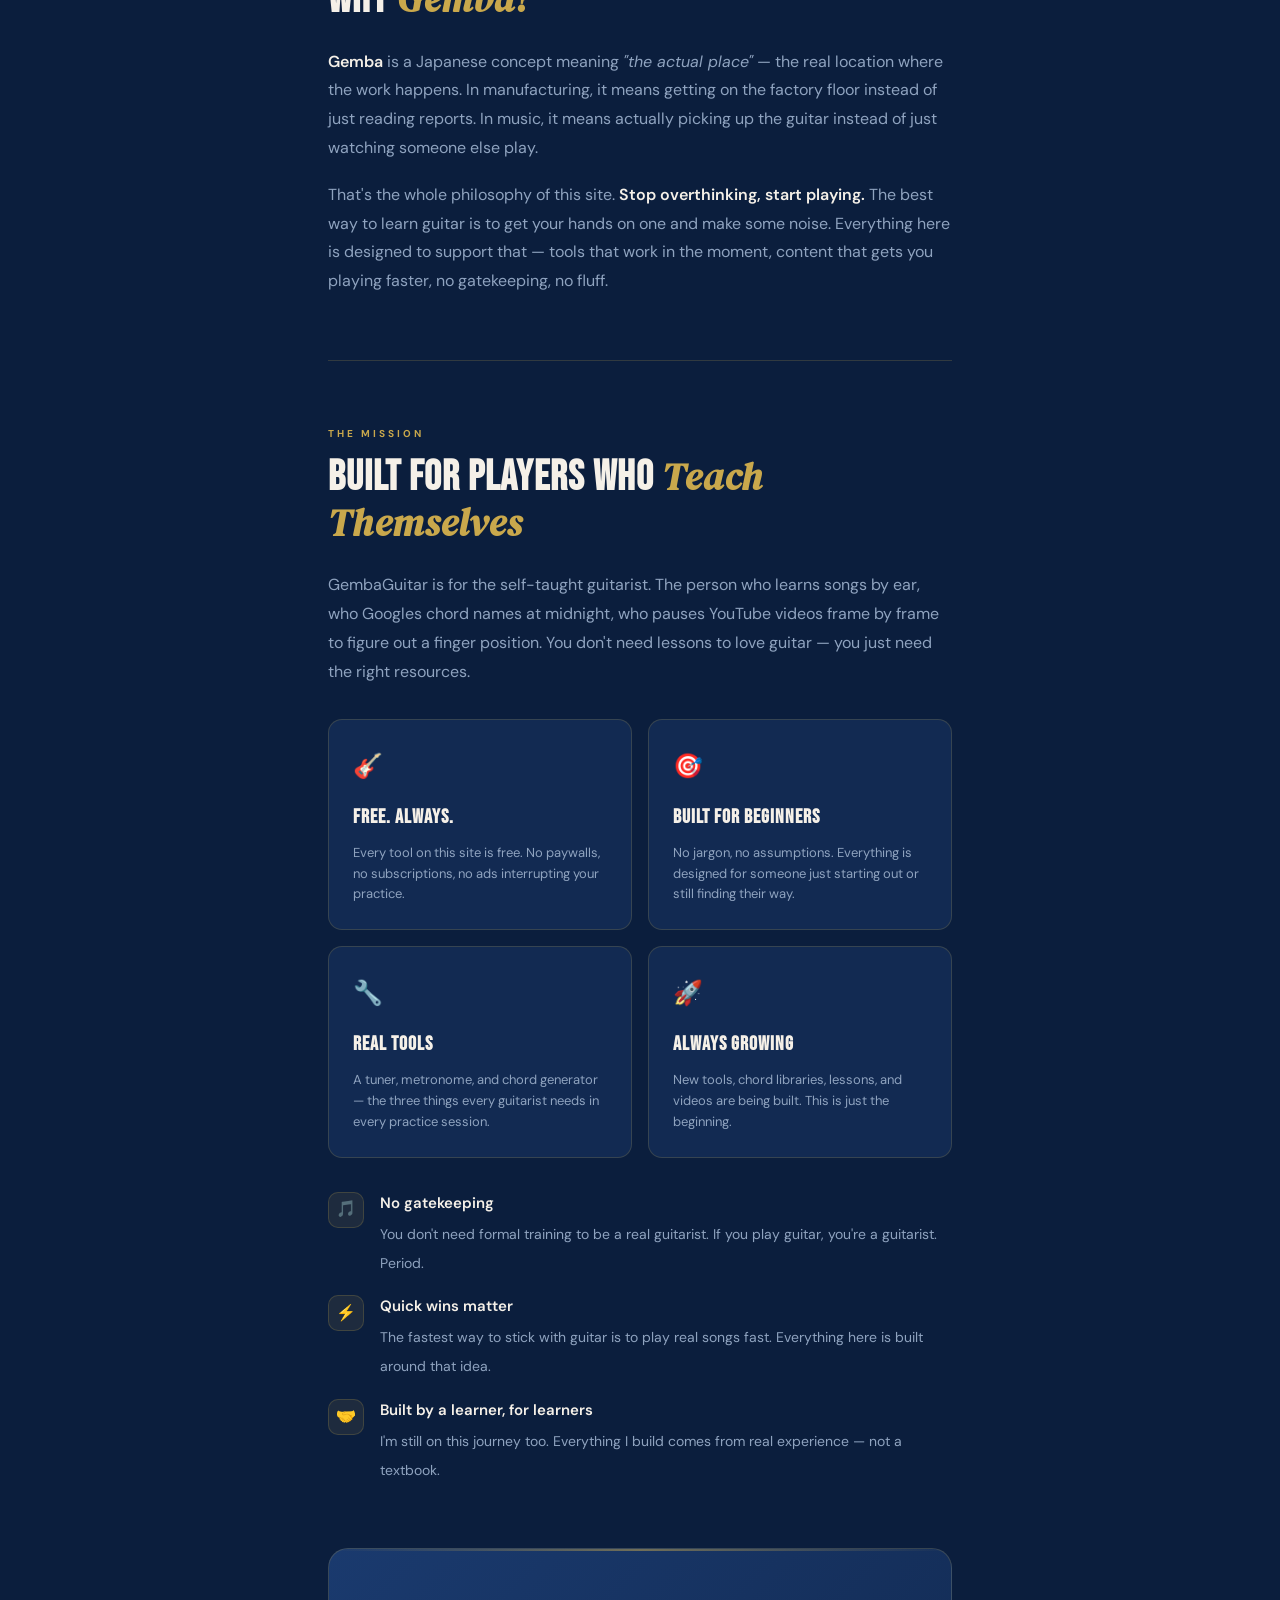
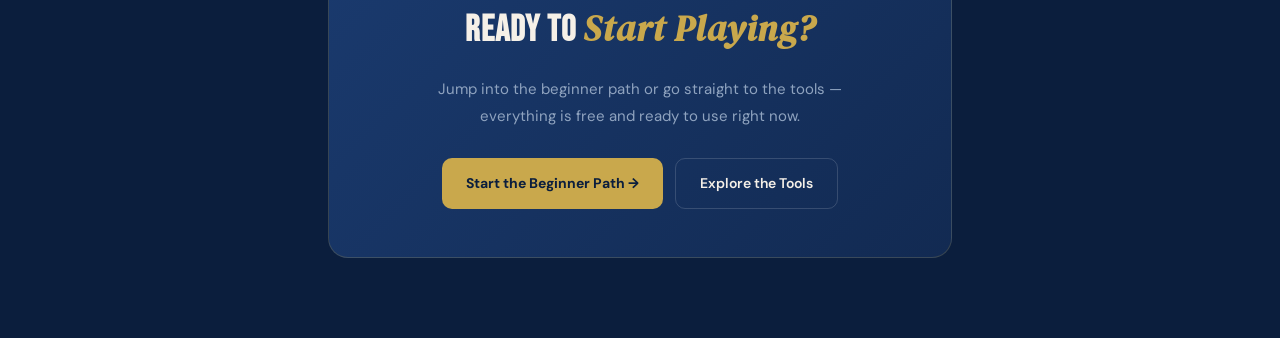
<file: about/index.html>
<!DOCTYPE html>
<html lang="en">
<head>
  <meta charset="UTF-8"/>
  <meta name="viewport" content="width=device-width, initial-scale=1.0"/>
  <meta name="description" content="GembaGuitar is a free guitar tools platform built by a self-taught guitarist for self-taught guitarists. Learn the story behind the site."/>
  <meta name="keywords" content="GembaGuitar, about, self-taught guitarist, free guitar tools"/>
  <meta property="og:title" content="About GembaGuitar — Built by a Self-Taught Guitarist"/>
  <meta property="og:description" content="GembaGuitar was built by a self-taught guitarist who started playing at 30. Free tools for players who teach themselves."/>
  <meta property="og:url" content="https://gembaguitar.com/about/"/>
  <meta property="og:type" content="website"/>
  <title>About — GembaGuitar</title>
  <link href="https://fonts.googleapis.com/css2?family=Bebas+Neue&family=DM+Sans:wght@300;400;500;600;700&family=DM+Serif+Display:ital@0;1&display=swap" rel="stylesheet"/>
  <link rel="stylesheet" href="../css/gemba.css"/>
  <style>
    *, *::before, *::after { box-sizing: border-box; margin: 0; padding: 0; }

    :root {
      --navy:       #0b1e3d;
      --navy-mid:   #122a52;
      --navy-light: #1a3a6e;
      --gold:       #c9a84c;
      --gold-light: #e8c96a;
      --gold-glow:  rgba(201,168,76,0.2);
      --cream:      #f5f0e8;
      --muted:      #8fa3bf;
      --border:     rgba(201,168,76,0.15);
    }

    body {
      background: var(--navy);
      color: var(--cream);
      font-family: 'DM Sans', sans-serif;
      line-height: 1.8;
      padding-top: 72px;
    }

    /* ── HERO ── */
    .hero {
      background: var(--navy-mid);
      border-bottom: 1px solid var(--border);
      padding: 80px 48px 72px;
      text-align: center;
      position: relative;
      overflow: hidden;
    }

    .hero::before {
      content: '';
      position: absolute;
      inset: 0;
      background: radial-gradient(ellipse 60% 80% at 50% 100%, rgba(201,168,76,0.05) 0%, transparent 70%);
      pointer-events: none;
    }

    .hero-tag {
      display: inline-flex;
      align-items: center;
      gap: 8px;
      background: rgba(201,168,76,0.1);
      border: 1px solid rgba(201,168,76,0.3);
      border-radius: 100px;
      padding: 5px 16px;
      font-size: 11px;
      font-weight: 600;
      letter-spacing: 2px;
      text-transform: uppercase;
      color: var(--gold);
      margin-bottom: 20px;
    }

    .hero h1 {
      font-family: 'Bebas Neue', sans-serif;
      font-size: clamp(48px, 8vw, 80px);
      letter-spacing: 2px;
      line-height: 1;
      margin-bottom: 20px;
    }

    .hero h1 em {
      font-family: 'DM Serif Display', serif;
      font-style: italic;
      color: var(--gold);
    }

    .hero-lead {
      font-size: 19px;
      color: var(--muted);
      max-width: 560px;
      margin: 0 auto;
      font-weight: 300;
      line-height: 1.7;
    }

    .hero-lead strong {
      color: var(--cream);
      font-weight: 600;
    }

    /* ── CONTENT ── */
    .content {
      max-width: 720px;
      margin: 0 auto;
      padding: 80px 48px;
    }

    /* ── STORY SECTION ── */
    .story-block {
      margin-bottom: 64px;
    }

    .block-tag {
      font-size: 10px;
      font-weight: 700;
      letter-spacing: 3px;
      text-transform: uppercase;
      color: var(--gold);
      margin-bottom: 12px;
    }

    .block-title {
      font-family: 'Bebas Neue', sans-serif;
      font-size: clamp(28px, 4vw, 42px);
      letter-spacing: 1px;
      line-height: 1.1;
      margin-bottom: 24px;
    }

    .block-title em {
      font-family: 'DM Serif Display', serif;
      font-style: italic;
      color: var(--gold);
      font-size: 0.9em;
    }

    .story-block p {
      font-size: 16px;
      color: var(--muted);
      margin-bottom: 18px;
    }

    .story-block p strong {
      color: var(--cream);
      font-weight: 600;
    }

    /* ── PULL QUOTE ── */
    .pull-quote {
      border-left: 3px solid var(--gold);
      padding: 20px 28px;
      margin: 36px 0;
      background: rgba(201,168,76,0.04);
      border-radius: 0 12px 12px 0;
    }

    .pull-quote p {
      font-family: 'DM Serif Display', serif;
      font-style: italic;
      font-size: 20px;
      color: var(--cream) !important;
      line-height: 1.6;
      margin: 0 !important;
    }

    /* ── DIVIDER ── */
    .divider {
      border: none;
      border-top: 1px solid var(--border);
      margin: 64px 0;
    }

    /* ── MISSION CARDS ── */
    .mission-grid {
      display: grid;
      grid-template-columns: 1fr 1fr;
      gap: 16px;
      margin: 32px 0;
    }

    .mission-card {
      background: var(--navy-mid);
      border: 1px solid var(--border);
      border-radius: 14px;
      padding: 24px;
    }

    .mission-card-icon {
      font-size: 24px;
      margin-bottom: 12px;
    }

    .mission-card h4 {
      font-family: 'Bebas Neue', sans-serif;
      font-size: 20px;
      letter-spacing: 1px;
      margin-bottom: 8px;
      color: var(--cream);
    }

    .mission-card p {
      font-size: 13px;
      color: var(--muted);
      line-height: 1.6;
      margin: 0 !important;
    }

    /* ── VALUES LIST ── */
    .values-list {
      list-style: none;
      display: flex;
      flex-direction: column;
      gap: 16px;
      margin: 28px 0;
    }

    .values-list li {
      display: flex;
      gap: 16px;
      align-items: flex-start;
    }

    .value-icon {
      width: 36px;
      height: 36px;
      border-radius: 10px;
      background: rgba(201,168,76,0.1);
      border: 1px solid rgba(201,168,76,0.2);
      display: flex;
      align-items: center;
      justify-content: center;
      font-size: 16px;
      flex-shrink: 0;
      margin-top: 2px;
    }

    .value-text strong {
      display: block;
      font-size: 15px;
      font-weight: 600;
      color: var(--cream);
      margin-bottom: 3px;
    }

    .value-text span {
      font-size: 14px;
      color: var(--muted);
      line-height: 1.6;
    }

    /* ── CTA BANNER ── */
    .cta-banner {
      background: linear-gradient(135deg, var(--navy-light), var(--navy-mid));
      border: 1px solid var(--border);
      border-radius: 20px;
      padding: 48px 40px;
      text-align: center;
      margin-top: 16px;
      position: relative;
      overflow: hidden;
    }

    .cta-banner::before {
      content: '';
      position: absolute;
      top: 0; left: 0; right: 0;
      height: 2px;
      background: linear-gradient(90deg, transparent, var(--gold), transparent);
      opacity: 0.5;
    }

    .cta-banner h3 {
      font-family: 'Bebas Neue', sans-serif;
      font-size: 36px;
      letter-spacing: 1px;
      margin-bottom: 12px;
    }

    .cta-banner h3 em {
      font-family: 'DM Serif Display', serif;
      font-style: italic;
      color: var(--gold);
    }

    .cta-banner p {
      color: var(--muted);
      font-size: 15px;
      max-width: 420px;
      margin: 0 auto 28px;
    }

    .cta-buttons {
      display: flex;
      gap: 12px;
      justify-content: center;
      flex-wrap: wrap;
    }

    .btn-gold {
      background: var(--gold);
      color: var(--navy);
      font-family: 'DM Sans', sans-serif;
      font-size: 14px;
      font-weight: 700;
      padding: 12px 24px;
      border-radius: 10px;
      border: none;
      cursor: pointer;
      text-decoration: none;
      display: inline-flex;
      align-items: center;
      gap: 8px;
      transition: background 0.2s, transform 0.15s;
    }

    .btn-gold:hover {
      background: var(--gold-light);
      transform: translateY(-2px);
    }

    .btn-outline {
      background: transparent;
      color: var(--cream);
      font-family: 'DM Sans', sans-serif;
      font-size: 14px;
      font-weight: 600;
      padding: 12px 24px;
      border-radius: 10px;
      border: 1px solid rgba(255,255,255,0.15);
      cursor: pointer;
      text-decoration: none;
      display: inline-flex;
      align-items: center;
      gap: 8px;
      transition: border-color 0.2s, transform 0.15s;
    }

    .btn-outline:hover {
      border-color: var(--gold);
      color: var(--gold);
      transform: translateY(-2px);
    }

    @media (max-width: 768px) {
      .hero { padding: 56px 24px; }
      .content { padding: 48px 24px; }
      .mission-grid { grid-template-columns: 1fr; }
      .cta-banner { padding: 36px 24px; }
    }
  </style>
  <script src="/js/gemba-nav.js"></script>
</head>
<body>

  <!-- NAVBAR -->
  <nav class="gemba-nav">
    <a href="/" class="gemba-nav-logo">
      <svg class="gemba-nav-mark" viewBox="0 0 32 32" fill="none">
        <rect width="32" height="32" rx="8" fill="#122a52"/>
        <line x1="7" y1="9"  x2="25" y2="9"  stroke="#c9a84c" stroke-width="1.5" stroke-linecap="round" opacity="0.4"/>
        <line x1="7" y1="16" x2="25" y2="16" stroke="#c9a84c" stroke-width="1.5" stroke-linecap="round" opacity="0.4"/>
        <line x1="7" y1="23" x2="25" y2="23" stroke="#c9a84c" stroke-width="1.5" stroke-linecap="round" opacity="0.4"/>
        <line x1="16" y1="5" x2="16" y2="27" stroke="#c9a84c" stroke-width="2" stroke-linecap="round"/>
        <circle cx="16" cy="16" r="3.5" fill="#c9a84c"/>
        <circle cx="16" cy="5"  r="2"   fill="#e8c96a"/>
      </svg>
      <div class="gemba-nav-text">
        <strong>GembaGuitar</strong>
        <span>Play. Learn. Master.</span>
      </div>
    </a>
    <ul class="gemba-nav-links">
      <li><a href="/chord-lookup">Chord Library</a></li>
      <li><a href="/chord-generator">Chord Identifier</a></li>
      <li><a href="/metronome">Metronome</a></li>
      <li><a href="/tuner">Tuner</a></li>
      <li><a href="/learn">Learn</a></li>
      <li><a href="/blog">Blog</a></li>
      <li><a href="/tab-creator">Tab Creator</a></li>
      <li><a href="/resources">Resources</a></li>
    </ul>
    <a href="/" class="gemba-nav-home">← Home</a>
  </nav>

  <!-- HERO -->
  <section class="hero">
    <div class="hero-tag">Our Story</div>
    <h1>Built by a Self-Taught<br/><em>Guitarist</em></h1>
    <p class="hero-lead">
      GembaGuitar exists because <strong>learning guitar on your own is harder than it needs to be.</strong>
      We're here to change that — one free tool at a time.
    </p>
  </section>

  <div class="content">

    <!-- ── THE STORY ── -->
    <div class="story-block">
      <div class="block-tag">How It Started</div>
      <h2 class="block-title">A Guitar, A Lockdown, and <em>No Idea What I Was Doing</em></h2>

      <p>In 2020, the world stopped. Like a lot of people, I found myself at home with more time than I knew what to do with. I picked up a guitar — something I'd always wanted to learn but never made time for — and decided that 30 was as good an age as any to start.</p>

      <p>There were no teachers, no classes, no structured plan. Just YouTube videos, forum threads, and a lot of trial and error. I taught myself everything — how to hold the instrument, how to read chord diagrams, how to actually make my fingers do what my brain was telling them to do.</p>

      <div class="pull-quote">
        <p>"I wasn't trying to become a professional. I just wanted to play songs I loved. Turns out that's a perfectly valid reason to learn guitar."</p>
      </div>

      <p>The frustrating part wasn't the difficulty — it was the <strong>scattered resources</strong>. Good tools lived on different sites. Learning content was buried in hours of video. There was no single place built specifically for someone like me — a self-taught adult learner figuring it out as they go.</p>

      <p>So I built one.</p>
    </div>

    <hr class="divider"/>

    <!-- ── WHY GEMBA ── -->
    <div class="story-block">
      <div class="block-tag">The Name</div>
      <h2 class="block-title">Why <em>Gemba?</em></h2>

      <p><strong>Gemba</strong> is a Japanese concept meaning <em>"the actual place"</em> — the real location where the work happens. In manufacturing, it means getting on the factory floor instead of just reading reports. In music, it means actually picking up the guitar instead of just watching someone else play.</p>

      <p>That's the whole philosophy of this site. <strong>Stop overthinking, start playing.</strong> The best way to learn guitar is to get your hands on one and make some noise. Everything here is designed to support that — tools that work in the moment, content that gets you playing faster, no gatekeeping, no fluff.</p>
    </div>

    <hr class="divider"/>

    <!-- ── MISSION ── -->
    <div class="story-block">
      <div class="block-tag">The Mission</div>
      <h2 class="block-title">Built For Players Who <em>Teach Themselves</em></h2>

      <p>GembaGuitar is for the self-taught guitarist. The person who learns songs by ear, who Googles chord names at midnight, who pauses YouTube videos frame by frame to figure out a finger position. You don't need lessons to love guitar — you just need the right resources.</p>

      <div class="mission-grid">
        <div class="mission-card">
          <div class="mission-card-icon">🎸</div>
          <h4>Free. Always.</h4>
          <p>Every tool on this site is free. No paywalls, no subscriptions, no ads interrupting your practice.</p>
        </div>
        <div class="mission-card">
          <div class="mission-card-icon">🎯</div>
          <h4>Built for Beginners</h4>
          <p>No jargon, no assumptions. Everything is designed for someone just starting out or still finding their way.</p>
        </div>
        <div class="mission-card">
          <div class="mission-card-icon">🔧</div>
          <h4>Real Tools</h4>
          <p>A tuner, metronome, and chord generator — the three things every guitarist needs in every practice session.</p>
        </div>
        <div class="mission-card">
          <div class="mission-card-icon">🚀</div>
          <h4>Always Growing</h4>
          <p>New tools, chord libraries, lessons, and videos are being built. This is just the beginning.</p>
        </div>
      </div>

      <ul class="values-list">
        <li>
          <div class="value-icon">🎵</div>
          <div class="value-text">
            <strong>No gatekeeping</strong>
            <span>You don't need formal training to be a real guitarist. If you play guitar, you're a guitarist. Period.</span>
          </div>
        </li>
        <li>
          <div class="value-icon">⚡</div>
          <div class="value-text">
            <strong>Quick wins matter</strong>
            <span>The fastest way to stick with guitar is to play real songs fast. Everything here is built around that idea.</span>
          </div>
        </li>
        <li>
          <div class="value-icon">🤝</div>
          <div class="value-text">
            <strong>Built by a learner, for learners</strong>
            <span>I'm still on this journey too. Everything I build comes from real experience — not a textbook.</span>
          </div>
        </li>
      </ul>
    </div>

    <!-- CTA -->
    <div class="cta-banner">
      <h3>Ready to <em>Start Playing?</em></h3>
      <p>Jump into the beginner path or go straight to the tools — everything is free and ready to use right now.</p>
      <div class="cta-buttons">
        <a href="/learn" class="btn-gold">Start the Beginner Path →</a>
        <a href="/tools" class="btn-outline">Explore the Tools</a>
      </div>
    </div>

  </div>

</body>
</html>
</file>
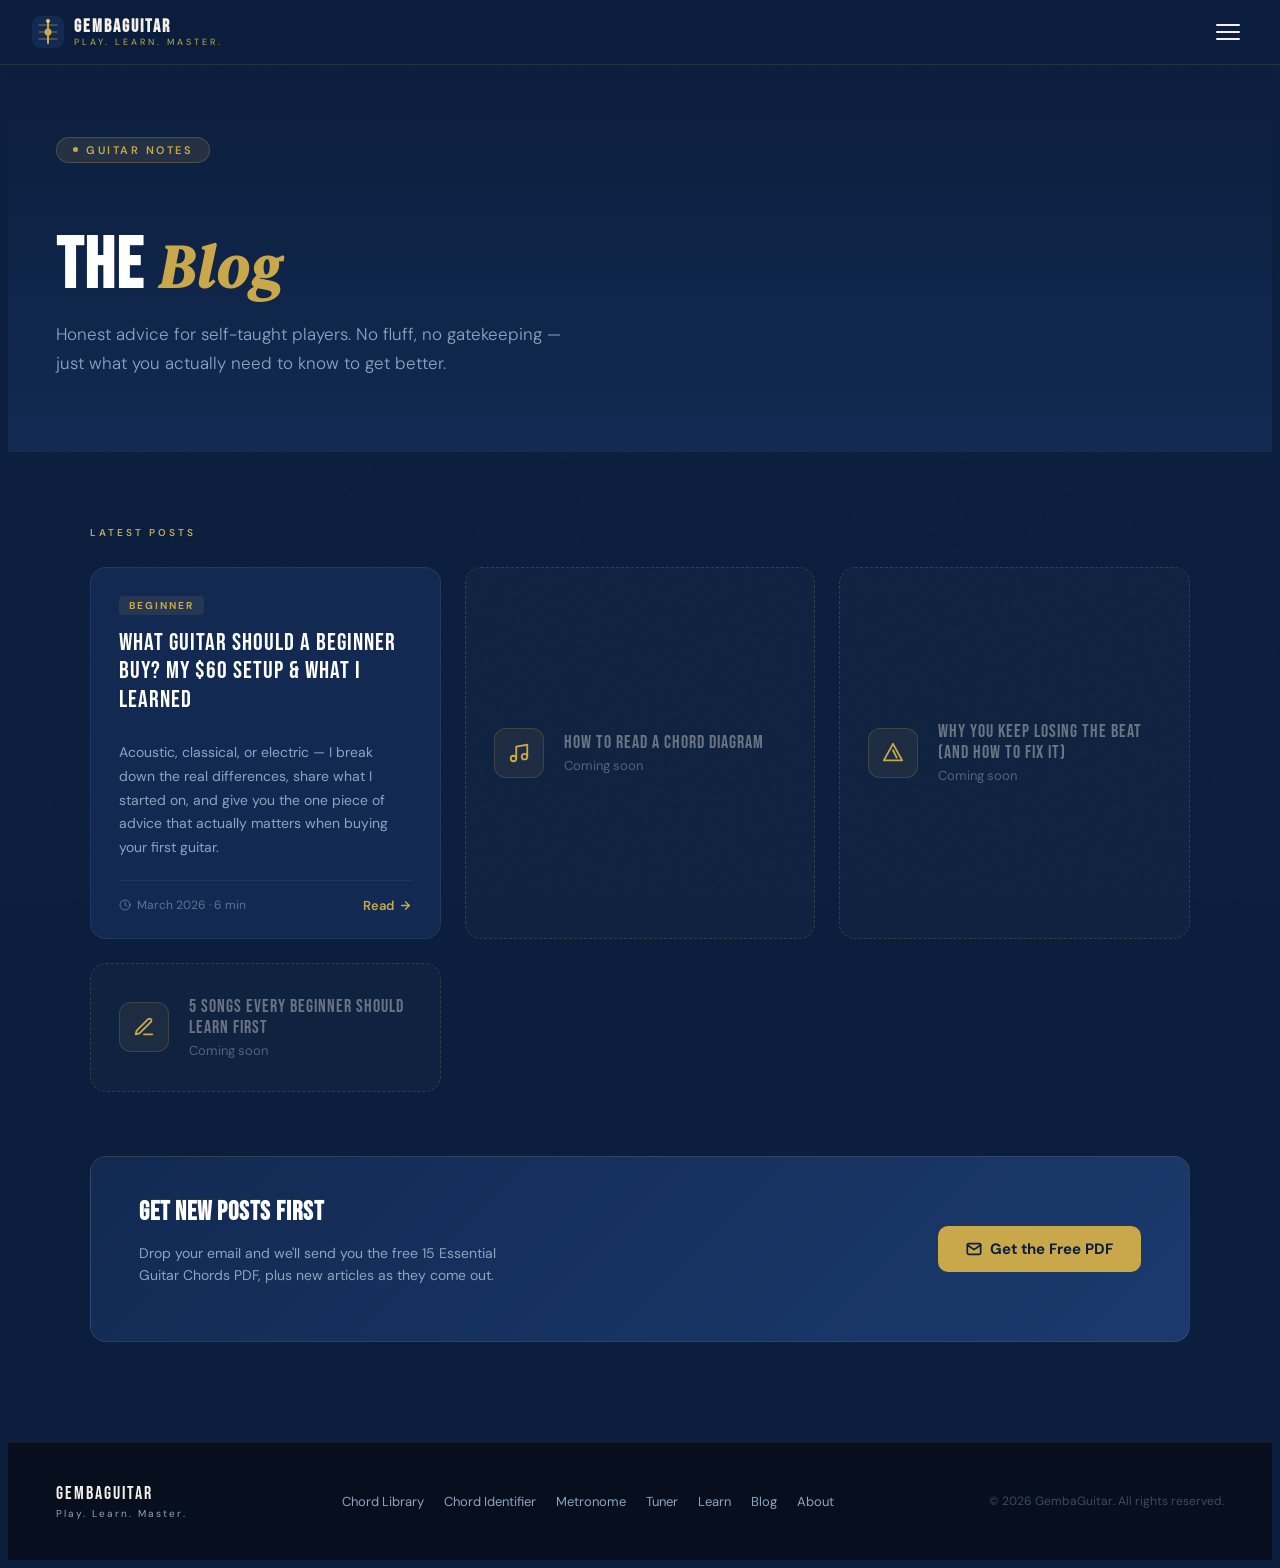
<file: blog/index.html>
<!DOCTYPE html>
<html lang="en">
<head>
  <meta charset="UTF-8">
  <meta name="viewport" content="width=device-width, initial-scale=1.0">
  <title>Blog — Guitar Tips, Gear & Lessons | GembaGuitar</title>
  <meta name="description" content="Honest guitar advice for self-taught players. No fluff, no gatekeeping — just what you actually need to know.">
  <meta property="og:title" content="Blog — Guitar Tips, Gear & Lessons | GembaGuitar">
  <meta property="og:description" content="Honest guitar advice for self-taught players. Tips, gear guides, and lessons from someone who figured it out without a teacher.">
  <meta property="og:url" content="https://gembaguitar.com/blog/">
  <meta property="og:type" content="website">

  <!-- Shared brand stylesheet -->
  <link rel="stylesheet" href="../css/gemba.css">

  <link rel="preconnect" href="https://fonts.googleapis.com">
  <link rel="preconnect" href="https://fonts.gstatic.com" crossorigin>
  <link href="https://fonts.googleapis.com/css2?family=Bebas+Neue&family=DM+Sans:ital,wght@0,300;0,400;0,500;0,600;1,400&family=DM+Serif+Display:ital@0;1&display=swap" rel="stylesheet">

  <style>
    :root {
      --navy:       #0b1e3d;
      --navy-mid:   #122a52;
      --navy-light: #1a3a6e;
      --gold:       #c9a84c;
      --gold-light: #e8c96a;
      --cream:      #f5f0e8;
      --muted:      #8fa3bf;
      --white:      #ffffff;
    }

    body {
      padding-top: var(--gemba-navbar-h) !important;
      background: var(--navy);
      color: var(--cream);
      font-family: 'DM Sans', sans-serif;
      overflow-x: hidden;
    }

    body::before {
      content: '';
      position: fixed;
      inset: 0;
      background-image: url("data:image/svg+xml,%3Csvg viewBox='0 0 256 256' xmlns='http://www.w3.org/2000/svg'%3E%3Cfilter id='noise'%3E%3CfeTurbulence type='fractalNoise' baseFrequency='0.9' numOctaves='4' stitchTiles='stitch'/%3E%3C/filter%3E%3Crect width='100%25' height='100%25' filter='url(%23noise)' opacity='0.04'/%3E%3C/svg%3E");
      pointer-events: none;
      z-index: 0;
      opacity: 0.4;
    }

    /* ── HERO ── */
    .blog-hero {
      position: relative;
      z-index: 1;
      padding: 64px 48px 56px;
      background: linear-gradient(180deg, var(--navy) 0%, var(--navy-mid) 100%);
      border-bottom: 1px solid rgba(201,168,76,0.1);
    }

    .blog-hero-inner { max-width: 720px; }

    .blog-eyebrow {
      display: inline-flex;
      align-items: center;
      gap: 8px;
      background: rgba(201, 168, 76, 0.12);
      border: 1px solid rgba(201, 168, 76, 0.25);
      border-radius: 100px;
      padding: 5px 16px;
      font-size: 11px;
      font-weight: 600;
      letter-spacing: 2.5px;
      text-transform: uppercase;
      color: var(--gold);
      margin-bottom: 20px;
    }

    .blog-eyebrow::before {
      content: '';
      width: 5px; height: 5px;
      background: var(--gold);
      border-radius: 50%;
    }

    .blog-hero h1 {
      font-family: 'Bebas Neue', sans-serif;
      font-size: clamp(44px, 7vw, 72px);
      letter-spacing: 2px;
      line-height: 1;
      color: var(--white);
      margin-bottom: 16px;
    }

    .blog-hero h1 em {
      font-family: 'DM Serif Display', serif;
      font-style: italic;
      color: var(--gold);
      font-size: 0.85em;
    }

    .blog-hero p {
      font-size: 17px;
      line-height: 1.7;
      color: var(--muted);
      max-width: 520px;
      font-weight: 300;
    }

    /* ── MAIN ── */
    .blog-main {
      position: relative;
      z-index: 1;
      max-width: 1100px;
      margin: 0 auto;
      padding: 64px 48px 100px;
    }

    /* ── SECTION HEADER ── */
    .section-label {
      font-size: 10px;
      font-weight: 600;
      letter-spacing: 3px;
      text-transform: uppercase;
      color: var(--gold);
      margin-bottom: 28px;
    }

    /* ── ARTICLE GRID ── */
    .articles-grid {
      display: grid;
      grid-template-columns: repeat(auto-fill, minmax(320px, 1fr));
      gap: 24px;
      margin-bottom: 64px;
    }

    .article-card {
      background: var(--navy-mid);
      border: 1px solid rgba(255,255,255,0.07);
      border-radius: 16px;
      overflow: hidden;
      text-decoration: none;
      color: var(--cream);
      display: flex;
      flex-direction: column;
      transition: transform 0.25s, border-color 0.25s, box-shadow 0.25s;
      position: relative;
    }

    .article-card::before {
      content: '';
      position: absolute;
      top: 0; left: 0; right: 0;
      height: 2px;
      background: linear-gradient(90deg, var(--gold), transparent);
      opacity: 0;
      transition: opacity 0.25s;
    }

    .article-card:hover {
      transform: translateY(-5px);
      border-color: rgba(201, 168, 76, 0.25);
      box-shadow: 0 20px 48px rgba(0,0,0,0.3);
    }

    .article-card:hover::before { opacity: 1; }

    .card-body {
      padding: 28px 28px 24px;
      flex: 1;
      display: flex;
      flex-direction: column;
    }

    .card-tag {
      display: inline-block;
      font-size: 10px;
      font-weight: 700;
      letter-spacing: 2px;
      text-transform: uppercase;
      color: var(--gold);
      background: rgba(201,168,76,0.1);
      border-radius: 4px;
      padding: 3px 10px;
      margin-bottom: 14px;
      width: fit-content;
    }

    .card-title {
      font-family: 'Bebas Neue', sans-serif;
      font-size: 1.5rem;
      letter-spacing: 1px;
      line-height: 1.2;
      color: var(--white);
      margin-bottom: 12px;
    }

    .card-excerpt {
      font-size: 14px;
      line-height: 1.7;
      color: var(--muted);
      flex: 1;
      margin-bottom: 20px;
    }

    .card-footer {
      display: flex;
      align-items: center;
      justify-content: space-between;
      padding-top: 16px;
      border-top: 1px solid rgba(255,255,255,0.06);
    }

    .card-meta {
      font-size: 12px;
      color: rgba(143,163,191,0.6);
      display: flex;
      align-items: center;
      gap: 6px;
    }

    .card-read-link {
      font-size: 13px;
      font-weight: 600;
      color: var(--gold);
      display: flex;
      align-items: center;
      gap: 5px;
      transition: gap 0.2s;
    }

    .article-card:hover .card-read-link { gap: 9px; }

    /* ── COMING SOON CARD ── */
    .card-coming {
      background: rgba(255,255,255,0.02);
      border: 1px dashed rgba(201,168,76,0.2);
      border-radius: 16px;
      padding: 32px 28px;
      display: flex;
      align-items: center;
      gap: 20px;
    }

    .card-coming-icon {
      width: 48px;
      height: 48px;
      border-radius: 12px;
      background: rgba(201,168,76,0.08);
      border: 1px solid rgba(201,168,76,0.2);
      display: flex;
      align-items: center;
      justify-content: center;
      flex-shrink: 0;
    }

    .card-coming-icon svg { stroke: var(--gold); width: 22px; height: 22px; }

    .card-coming-title {
      font-family: 'Bebas Neue', sans-serif;
      font-size: 1.1rem;
      letter-spacing: 1px;
      color: rgba(245,240,232,0.4);
      margin-bottom: 4px;
    }

    .card-coming-desc {
      font-size: 13px;
      color: rgba(143,163,191,0.5);
    }

    /* ── NEWSLETTER STRIP ── */
    .newsletter-strip {
      background: linear-gradient(135deg, var(--navy-mid), var(--navy-light));
      border: 1px solid rgba(201,168,76,0.15);
      border-radius: 16px;
      padding: 40px 48px;
      display: flex;
      align-items: center;
      justify-content: space-between;
      gap: 32px;
      flex-wrap: wrap;
    }

    .newsletter-text strong {
      font-family: 'Bebas Neue', sans-serif;
      font-size: 1.6rem;
      letter-spacing: 1px;
      color: var(--white);
      display: block;
      margin-bottom: 6px;
    }

    .newsletter-text p {
      font-size: 14px;
      color: var(--muted);
      line-height: 1.6;
      max-width: 380px;
    }

    .newsletter-btn {
      display: inline-flex;
      align-items: center;
      gap: 8px;
      background: var(--gold);
      color: var(--navy);
      font-family: 'DM Sans', sans-serif;
      font-size: 15px;
      font-weight: 700;
      padding: 13px 28px;
      border-radius: 10px;
      text-decoration: none;
      white-space: nowrap;
      transition: background 0.2s, transform 0.2s;
      flex-shrink: 0;
    }

    .newsletter-btn:hover { background: var(--gold-light); transform: translateY(-2px); }

    /* ── FOOTER ── */
    footer {
      position: relative;
      z-index: 1;
      background: #070f1e;
      padding: 40px 48px;
      display: flex;
      align-items: center;
      justify-content: space-between;
      flex-wrap: wrap;
      gap: 20px;
      border-top: 1px solid rgba(255,255,255,0.05);
    }

    .footer-logo strong {
      font-family: 'Bebas Neue', sans-serif;
      font-size: 18px;
      letter-spacing: 2px;
      color: var(--cream);
      font-weight: 400;
      display: block;
    }

    .footer-logo span {
      font-size: 10px;
      color: var(--muted);
      letter-spacing: 2px;
      margin-top: 3px;
      display: block;
    }

    .footer-links { display: flex; gap: 20px; flex-wrap: wrap; }
    .footer-links a { color: var(--muted); text-decoration: none; font-size: 13px; transition: color 0.2s; }
    .footer-links a:hover { color: var(--gold); }
    .footer-copy { font-size: 12px; color: rgba(143,163,191,0.4); }

    @media (max-width: 768px) {
      .blog-hero { padding: 48px 24px 40px; }
      .blog-main { padding: 48px 24px 72px; }
      .newsletter-strip { padding: 32px 24px; }
      footer { padding: 36px 24px; flex-direction: column; align-items: flex-start; }
    }

    @media (max-width: 500px) {
      .articles-grid { grid-template-columns: 1fr; }
    }
  </style>
  <script src="/js/gemba-nav.js"></script>
</head>
<body>

  <!-- ── NAVBAR ── -->
  <nav class="gemba-nav">
    <a href="/" class="gemba-nav-logo">
      <svg class="gemba-nav-mark" viewBox="0 0 32 32" fill="none">
        <rect width="32" height="32" rx="8" fill="#122a52"/>
        <line x1="7" y1="9"  x2="25" y2="9"  stroke="#c9a84c" stroke-width="1.5" stroke-linecap="round" opacity="0.4"/>
        <line x1="7" y1="16" x2="25" y2="16" stroke="#c9a84c" stroke-width="1.5" stroke-linecap="round" opacity="0.4"/>
        <line x1="7" y1="23" x2="25" y2="23" stroke="#c9a84c" stroke-width="1.5" stroke-linecap="round" opacity="0.4"/>
        <line x1="16" y1="5" x2="16" y2="27" stroke="#c9a84c" stroke-width="2" stroke-linecap="round"/>
        <circle cx="16" cy="16" r="3.5" fill="#c9a84c"/>
        <circle cx="16" cy="5"  r="2"   fill="#e8c96a"/>
      </svg>
      <div class="gemba-nav-text">
        <strong>GembaGuitar</strong>
        <span>Play. Learn. Master.</span>
      </div>
    </a>
    <ul class="gemba-nav-links">
      <li><a href="/chord-lookup">Chord Library</a></li>
      <li><a href="/chord-generator">Chord Identifier</a></li>
      <li><a href="/metronome">Metronome</a></li>
      <li><a href="/tuner">Tuner</a></li>
      <li><a href="/learn">Learn</a></li>
      <li><a href="/blog" class="active">Blog</a></li>
      <li><a href="/tab-creator">Tab Creator</a></li>
      <li><a href="/resources">Resources</a></li>
    </ul>
    <a href="/" class="gemba-nav-home">← Home</a>
  </nav>

  <!-- ── HERO ── -->
  <div class="blog-hero">
    <div class="blog-hero-inner">
      <div class="blog-eyebrow">Guitar Notes</div>
      <h1>The <em>Blog</em></h1>
      <p>Honest advice for self-taught players. No fluff, no gatekeeping — just what you actually need to know to get better.</p>
    </div>
  </div>

  <!-- ── ARTICLES ── -->
  <main class="blog-main">

    <p class="section-label">Latest Posts</p>

    <div class="articles-grid">

      <!-- Published: What Guitar Should a Beginner Buy -->
      <a href="/blog/what-guitar-should-a-beginner-buy/" class="article-card">
        <div class="card-body">
          <span class="card-tag">Beginner</span>
          <div class="card-title">What Guitar Should a Beginner Buy? My $60 Setup &amp; What I Learned</div>
          <p class="card-excerpt">Acoustic, classical, or electric — I break down the real differences, share what I started on, and give you the one piece of advice that actually matters when buying your first guitar.</p>
          <div class="card-footer">
            <span class="card-meta">
              <svg width="12" height="12" viewBox="0 0 24 24" fill="none" stroke="currentColor" stroke-width="2" stroke-linecap="round" stroke-linejoin="round"><circle cx="12" cy="12" r="10"/><polyline points="12 6 12 12 16 14"/></svg>
              March 2026 · 6 min
            </span>
            <span class="card-read-link">
              Read
              <svg width="13" height="13" viewBox="0 0 24 24" fill="none" stroke="currentColor" stroke-width="2.5" stroke-linecap="round" stroke-linejoin="round"><line x1="5" y1="12" x2="19" y2="12"/><polyline points="12 5 19 12 12 19"/></svg>
            </span>
          </div>
        </div>
      </a>

      <!-- Coming soon placeholders -->
      <div class="card-coming">
        <div class="card-coming-icon">
          <svg viewBox="0 0 24 24" fill="none" stroke-width="2" stroke-linecap="round" stroke-linejoin="round"><path d="M9 18V5l12-2v13"/><circle cx="6" cy="18" r="3"/><circle cx="18" cy="16" r="3"/></svg>
        </div>
        <div>
          <div class="card-coming-title">How to Read a Chord Diagram</div>
          <div class="card-coming-desc">Coming soon</div>
        </div>
      </div>

      <div class="card-coming">
        <div class="card-coming-icon">
          <svg viewBox="0 0 24 24" fill="none" stroke-width="2" stroke-linecap="round" stroke-linejoin="round"><polygon points="12 2 2 20 22 20"/><line x1="12" y1="9" x2="16" y2="17"/></svg>
        </div>
        <div>
          <div class="card-coming-title">Why You Keep Losing the Beat (And How to Fix It)</div>
          <div class="card-coming-desc">Coming soon</div>
        </div>
      </div>

      <div class="card-coming">
        <div class="card-coming-icon">
          <svg viewBox="0 0 24 24" fill="none" stroke-width="2" stroke-linecap="round" stroke-linejoin="round"><path d="M12 20h9"/><path d="M16.5 3.5a2.121 2.121 0 0 1 3 3L7 19l-4 1 1-4L16.5 3.5z"/></svg>
        </div>
        <div>
          <div class="card-coming-title">5 Songs Every Beginner Should Learn First</div>
          <div class="card-coming-desc">Coming soon</div>
        </div>
      </div>

    </div>

    <!-- Newsletter CTA -->
    <div class="newsletter-strip">
      <div class="newsletter-text">
        <strong>Get New Posts First</strong>
        <p>Drop your email and we'll send you the free 15 Essential Guitar Chords PDF, plus new articles as they come out.</p>
      </div>
      <a href="/#email-signup" class="newsletter-btn">
        <svg width="16" height="16" viewBox="0 0 24 24" fill="none" stroke="currentColor" stroke-width="2.5" stroke-linecap="round" stroke-linejoin="round"><path d="M4 4h16c1.1 0 2 .9 2 2v12c0 1.1-.9 2-2 2H4c-1.1 0-2-.9-2-2V6c0-1.1.9-2 2-2z"/><polyline points="22,6 12,13 2,6"/></svg>
        Get the Free PDF
      </a>
    </div>

  </main>

  <!-- ── FOOTER ── -->
  <footer>
    <div class="footer-logo">
      <strong>GembaGuitar</strong>
      <span>Play. Learn. Master.</span>
    </div>
    <div class="footer-links">
      <a href="/chord-lookup">Chord Library</a>
      <a href="/chord-generator">Chord Identifier</a>
      <a href="/metronome">Metronome</a>
      <a href="/tuner">Tuner</a>
      <a href="/learn">Learn</a>
      <a href="/blog">Blog</a>
      <a href="/about">About</a>
    </div>
    <span class="footer-copy">© 2026 GembaGuitar. All rights reserved.</span>
  </footer>

</body>
</html>
</file>
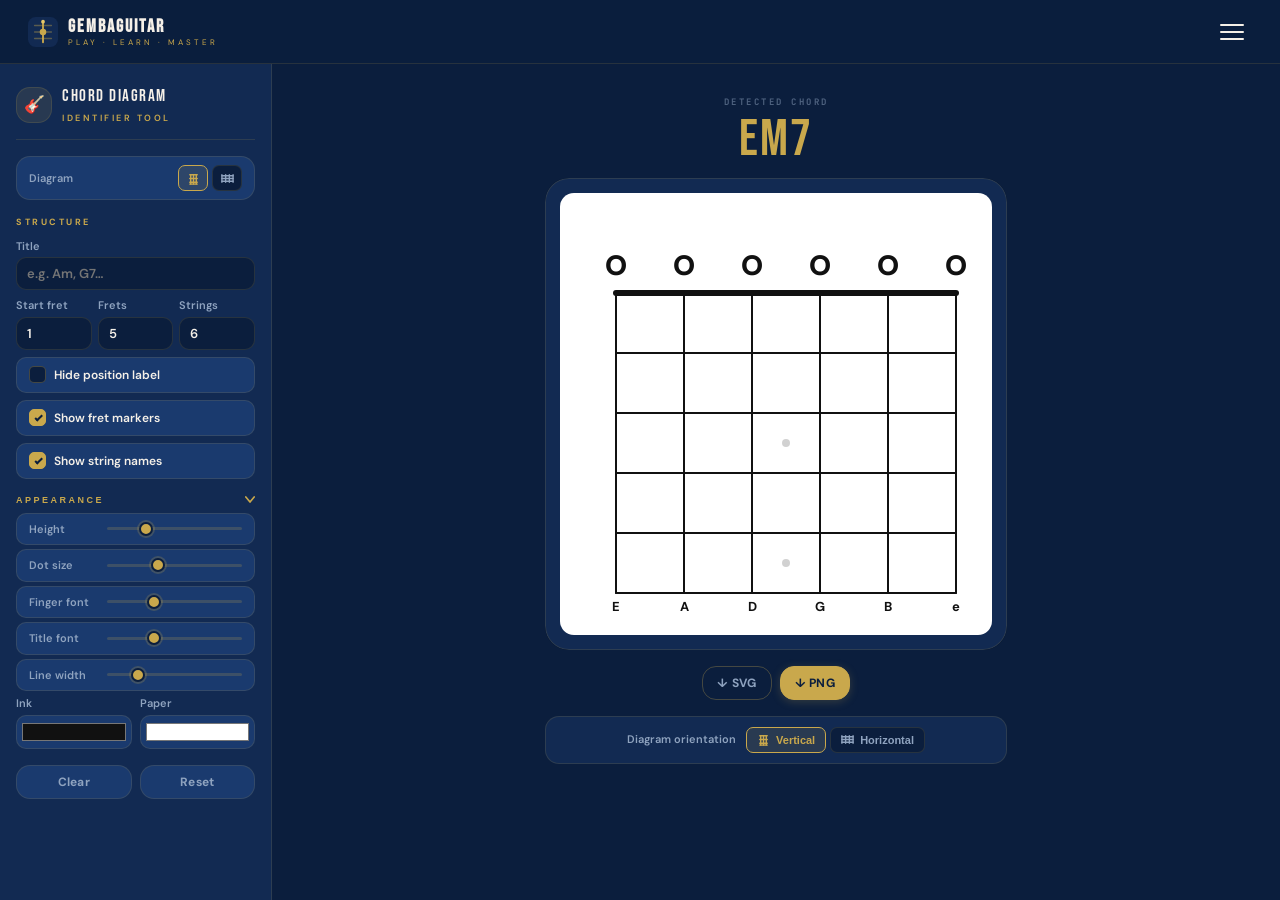
<file: chord-generator/index.html>
<!doctype html>
<html lang="en">
<head>
  <meta charset="utf-8" />
  <meta name="viewport" content="width=device-width,initial-scale=1" />
  <meta name="description" content="Free interactive guitar chord diagram tool. Identify any chord by clicking the fretboard. Download as SVG or PNG."/>
  <meta name="keywords" content="guitar chord diagram, chord identifier, chord chart, guitar chords, fretboard diagram"/>
  <meta property="og:title" content="Chord Diagram Identifier — GembaGuitar"/>
  <meta property="og:description" content="Identify any guitar chord with our free interactive fretboard tool. Download chord diagrams as SVG or PNG."/>
  <meta property="og:url" content="https://gembaguitar.com/chord-generator/"/>
  <meta property="og:type" content="website"/>
  <title>Chord Diagram — GembaGuitar</title>
  <link rel="preconnect" href="https://fonts.googleapis.com">
  <link rel="preconnect" href="https://fonts.gstatic.com" crossorigin>
  <link href="https://fonts.googleapis.com/css2?family=Bebas+Neue&family=DM+Sans:wght@300;400;500;600;700&family=JetBrains+Mono:wght@400;700&display=swap" rel="stylesheet">
  <style>
    :root {
      --navy:       #0b1e3d;
      --navy-mid:   #122a52;
      --navy-light: #1a3a6e;
      --gold:       #c9a84c;
      --gold-lt:    #e8c96a;
      --gold-glow:  rgba(201,168,76,0.22);
      --cream:      #f5f0e8;
      --muted:      #8fa3bf;
      --faint:      rgba(143,163,191,0.5);
      --bdr:        rgba(201,168,76,0.15);
      --bdr2:       rgba(201,168,76,0.3);
      --surface:    #122a52;
      --surface2:   #1a3a6e;
      --text:       #f5f0e8;
      --accent:     #c9a84c;
      --accent-lt:  rgba(201,168,76,0.12);
      --accent-dk:  #b8923a;
      --nav-h:      64px;
      --sb-w:       272px;
      --r-sm:       10px;
      --r-md:       14px;
      --r-xl:       24px;
      --sh:         0 12px 40px rgba(0,0,0,.4), 0 2px 8px rgba(0,0,0,.2);
    }

    *, *::before, *::after { box-sizing: border-box; margin: 0; padding: 0; }

    body {
      font-family: 'DM Sans', system-ui, sans-serif;
      background: var(--navy);
      color: var(--text);
      font-size: 14px;
      line-height: 1.5;
      min-height: 100dvh;
      padding-top: var(--nav-h);
    }

    /* ── Navbar ── */
    .gemba-nav {
      position: fixed;
      top: 0; left: 0; right: 0;
      height: var(--nav-h);
      z-index: 9999;
      display: flex;
      align-items: center;
      justify-content: space-between;
      padding: 0 28px;
      background: rgba(11,30,61,0.97);
      backdrop-filter: blur(12px);
      border-bottom: 1px solid var(--bdr);
    }

    .nav-logo { display: flex; align-items: center; gap: 10px; text-decoration: none; }
    .nav-mark  { width: 30px; height: 30px; flex-shrink: 0; }
    .nav-text  { display: flex; flex-direction: column; line-height: 1; }
    .nav-text strong { font-family: 'Bebas Neue', sans-serif; font-size: 18px; letter-spacing: 2px; color: var(--cream); }
    .nav-text span   { font-size: 8px; letter-spacing: 3px; text-transform: uppercase; color: var(--gold); margin-top: 2px; }

    .nav-links { display: flex; align-items: center; gap: 2px; list-style: none; }
    .nav-links a {
      color: rgba(245,240,232,0.7);
      text-decoration: none;
      font-size: 13px;
      font-weight: 500;
      padding: 6px 12px;
      border-radius: 6px;
      transition: color .2s, background .2s;
    }
    .nav-links a:hover  { color: var(--cream); background: rgba(255,255,255,0.06); }
    .nav-links a.active { color: var(--gold); background: rgba(201,168,76,0.1); }

    .nav-home {
      color: rgba(245,240,232,0.7);
      text-decoration: none;
      font-size: 12px;
      font-weight: 600;
      padding: 6px 14px;
      border-radius: 7px;
      border: 1px solid var(--bdr);
      transition: border-color .2s, color .2s;
      white-space: nowrap;
    }
    .nav-home:hover { border-color: var(--gold); color: var(--gold); }

    /* ── Shell — Vertical (default) ── */
    .shell { display: flex; min-height: calc(100dvh - var(--nav-h)); }

    /* ── Sidebar ── */
    .sidebar {
      width: var(--sb-w);
      flex-shrink: 0;
      background: var(--surface);
      border-right: 1px solid var(--bdr);
      padding: 20px 16px 32px;
      display: flex;
      flex-direction: column;
      gap: 16px;
      overflow-y: auto;
      position: sticky;
      top: var(--nav-h);
      height: calc(100dvh - var(--nav-h));
    }

    .brand {
      display: flex;
      align-items: center;
      gap: 10px;
      padding-bottom: 14px;
      border-bottom: 1px solid var(--bdr);
    }

    .brand-icon {
      width: 36px; height: 36px;
      border-radius: var(--r-md);
      background: var(--accent-lt);
      border: 1px solid var(--bdr);
      display: grid; place-items: center;
      font-size: 17px; flex-shrink: 0;
    }

    .brand-name { font-family: 'Bebas Neue', sans-serif; font-size: 17px; letter-spacing: 1.5px; color: var(--text); }
    .brand-sub  { font-size: 9px; font-weight: 600; letter-spacing: 2.5px; text-transform: uppercase; color: var(--gold); margin-top: 2px; }

    /* Layout toggle row */
    .layout-row {
      display: flex;
      align-items: center;
      justify-content: space-between;
      padding: 8px 12px;
      border-radius: var(--r-md);
      border: 1px solid var(--bdr);
      background: var(--surface2);
    }

    .layout-row-label { font-size: 11px; font-weight: 600; color: var(--muted); }

    .layout-btns { display: flex; gap: 4px; }

    .lbtn {
      width: 30px; height: 26px;
      border-radius: 7px;
      border: 1px solid var(--bdr);
      background: var(--navy);
      color: var(--muted);
      cursor: pointer;
      display: flex; align-items: center; justify-content: center;
      transition: border-color .15s, color .15s, background .15s;
    }

    .lbtn svg     { width: 13px; height: 13px; }
    .lbtn:hover   { border-color: var(--gold); color: var(--gold); }
    .lbtn.on      { background: var(--accent-lt); border-color: var(--gold); color: var(--gold); }

    .sidebar-btns { display: grid; grid-template-columns: 1fr 1fr; gap: 8px; }
    .group { display: flex; flex-direction: column; gap: 7px; }

    .group-label {
      font-size: 9px; font-weight: 700;
      letter-spacing: 2.5px; text-transform: uppercase;
      color: var(--gold); margin-bottom: 1px;
    }

    .field { display: flex; flex-direction: column; gap: 3px; }

    .field-label { font-size: 11px; font-weight: 600; color: var(--muted); }

    .input {
      background: var(--navy);
      border: 1px solid var(--bdr);
      border-radius: var(--r-sm);
      color: var(--text);
      padding: 7px 10px;
      font-size: 13px;
      font-family: inherit;
      font-weight: 600;
      outline: none; width: 100%;
      transition: border-color .15s, box-shadow .15s;
    }

    .input:focus { border-color: var(--gold); box-shadow: 0 0 0 3px var(--gold-glow); }

    .row-3 { display: grid; grid-template-columns: 1fr 1fr 1fr; gap: 6px; }

    .pill-check {
      display: flex; align-items: center; gap: 8px;
      padding: 8px 12px;
      border-radius: var(--r-sm);
      border: 1px solid var(--bdr);
      background: var(--surface2);
      cursor: pointer;
      font-size: 12px; font-weight: 600; color: var(--text);
      transition: border-color .15s;
      user-select: none;
    }

    .pill-check:hover { border-color: var(--gold); }
    .pill-check input { display: none; }

    .checkmark {
      width: 17px; height: 17px;
      border-radius: 5px;
      border: 1.5px solid var(--bdr2);
      display: grid; place-items: center;
      flex-shrink: 0;
      transition: background .15s, border-color .15s;
      background: var(--navy);
    }

    .checkmark::after {
      content: '';
      width: 4px; height: 8px;
      border: 2px solid #0b1e3d;
      border-top: none; border-left: none;
      transform: rotate(45deg) translateY(-1px);
      opacity: 0; transition: opacity .1s;
    }

    .pill-check input:checked ~ .checkmark { background: var(--gold); border-color: var(--gold); }
    .pill-check input:checked ~ .checkmark::after { opacity: 1; }

    .slider-list { display: flex; flex-direction: column; gap: 4px; }

    .slider-row {
      display: flex; align-items: center; gap: 10px;
      padding: 7px 12px;
      border-radius: var(--r-sm);
      background: var(--surface2);
      border: 1px solid var(--bdr);
    }

    .slider-row span { font-size: 11px; font-weight: 600; color: var(--muted); width: 68px; flex-shrink: 0; }

    input[type="range"] {
      flex: 1; -webkit-appearance: none;
      height: 3px; border-radius: 2px;
      background: rgba(201,168,76,0.2);
      outline: none; cursor: pointer;
    }

    input[type="range"]::-webkit-slider-thumb {
      -webkit-appearance: none;
      width: 14px; height: 14px; border-radius: 50%;
      background: var(--gold);
      border: 2px solid var(--navy);
      box-shadow: 0 0 0 2px var(--gold-glow);
      transition: transform .1s;
    }

    input[type="range"]::-webkit-slider-thumb:hover { transform: scale(1.25); }

    .color-row { display: grid; grid-template-columns: 1fr 1fr; gap: 8px; }

    .color-field { display: flex; flex-direction: column; gap: 3px; font-size: 11px; font-weight: 600; color: var(--muted); }

    .color-field input[type="color"] {
      width: 100%; height: 34px;
      border-radius: var(--r-sm);
      border: 1px solid var(--bdr);
      padding: 3px;
      background: var(--surface2);
      cursor: pointer;
    }

    .btn {
      display: inline-flex; align-items: center; justify-content: center; gap: 5px;
      padding: 8px 14px;
      border-radius: var(--r-md);
      font-family: inherit; font-size: 12px; font-weight: 700;
      cursor: pointer; border: 1px solid transparent;
      letter-spacing: .3px; transition: all .15s; white-space: nowrap;
    }

    .btn:active { transform: scale(.97); }

    .btn-ghost {
      background: var(--surface2); border-color: var(--bdr); color: var(--muted);
    }
    .btn-ghost:hover { border-color: var(--bdr2); color: var(--text); }

    .btn-outline {
      background: transparent; border-color: var(--bdr2); color: var(--muted);
    }
    .btn-outline:hover { border-color: var(--gold); color: var(--gold); background: var(--accent-lt); }

    .btn-primary {
      background: var(--gold); border-color: var(--gold); color: #0b1e3d; font-weight: 700;
      box-shadow: 0 2px 10px var(--gold-glow);
    }
    .btn-primary:hover { background: var(--gold-lt); border-color: var(--gold-lt); }

    .sidebar-btns { display: grid; grid-template-columns: 1fr 1fr; gap: 8px; }

    /* ── Collapsible appearance ── */
    .group-label-toggle {
      display: flex; align-items: center; justify-content: space-between;
      width: 100%; background: none; border: none; cursor: pointer; padding: 0;
      font-size: 9px; font-weight: 700;
      letter-spacing: 2.5px; text-transform: uppercase;
      color: var(--gold); margin-bottom: 1px;
    }

    .group-label-toggle svg {
      width: 10px; height: 7px;
      stroke: var(--gold);
      transition: transform .2s ease;
      flex-shrink: 0;
    }

    .group-label-toggle.collapsed svg { transform: rotate(-90deg); }

    #appearanceBody {
      display: flex; flex-direction: column; gap: 4px;
      overflow: hidden;
      transition: max-height .25s ease, opacity .2s ease;
      max-height: 600px;
      opacity: 1;
    }

    #appearanceBody.collapsed { max-height: 0; opacity: 0; }

    /* ── Orientation row — below diagram, always visible ── */
    .orientation-row {
      display: flex; align-items: center; justify-content: center;
      gap: 10px; padding: 10px 14px;
      background: var(--surface); border: 1px solid var(--bdr);
      border-radius: var(--r-md); width: 100%;
    }

    .orientation-label { font-size: 11px; font-weight: 600; color: var(--muted); white-space: nowrap; }

    .orientation-row .lbtn { display: flex; align-items: center; gap: 6px; padding: 0 10px; width: auto; font-size: 11px; font-weight: 600; }
    .orientation-row .lbtn span { color: inherit; }

    .debug { font-size: 11px; color: var(--muted); }
    .debug summary { cursor: pointer; padding: 4px 0; font-weight: 600; color: var(--muted); }
    .debug pre {
      margin-top: 6px; padding: 8px;
      border-radius: var(--r-sm);
      background: var(--navy); border: 1px solid var(--bdr);
      overflow: auto; max-height: 160px;
      font-size: 10px; color: var(--muted);
      font-family: 'JetBrains Mono', monospace;
    }

    /* ── Main ── */
    .main {
      flex: 1; padding: 32px 36px;
      display: flex; flex-direction: column;
      align-items: center; min-width: 0; overflow-x: auto;
    }

    .diagram-unit { display: flex; flex-direction: column; gap: 16px; width: fit-content; max-width: 100%; align-items: center; }

    .chord-header {
      display: flex; align-items: center;
      justify-content: space-between; gap: 16px;
      flex-wrap: wrap; width: 100%;
    }

    .chord-name-block { display: flex; flex-direction: column; align-items: center; flex: 1; }

    .chord-eyebrow {
      font-family: 'JetBrains Mono', monospace;
      font-size: 9px; font-weight: 700;
      letter-spacing: 2.5px; text-transform: uppercase; color: var(--faint);
    }

    .chord-name {
      font-family: 'Bebas Neue', sans-serif;
      font-size: 52px; color: var(--gold);
      line-height: 1; letter-spacing: 2px;
      min-width: 48px; position: relative; top: 4px;
    }

    .export-btns { display: flex; gap: 8px; align-items: center; justify-content: center; width: 100%; }

    .mount-shell { overflow: auto; border-radius: var(--r-xl); max-width: 100%; }

    .mount {
      display: inline-block;
      background: var(--surface);
      border: 1px solid var(--bdr);
      border-radius: var(--r-xl);
      padding: 14px;
      box-shadow: var(--sh);
      cursor: crosshair;
      vertical-align: top;
      max-width: 100%;
    }

    .mount svg {
      display: block;
      border-radius: 12px;
      max-width: 100% !important;
      height: auto !important;
    }

    /* ── Mobile ── */
    @media (max-width: 800px) {
      .gemba-nav { padding: 0 16px; }
      .nav-links { display: none; }
      .nav-text span { display: none; }

      .shell, .shell.hz { flex-direction: column !important; }

      .sidebar, .shell.hz .sidebar {
        width: 100% !important; height: auto !important;
        position: static !important;
        border-right: none !important;
        border-bottom: 1px solid var(--bdr) !important;
        flex-direction: column !important;
      }

      .main { padding: 20px 16px; align-items: center; }

      .diagram-unit, .shell.hz .diagram-unit {
        width: 100%; align-items: center;
        flex-direction: column !important;
      }

      .chord-header { flex-direction: row; width: 100%; }

      .mount-shell { width: 100%; display: flex; justify-content: center; }

      .mount { max-width: calc(100vw - 32px); padding: 10px; }

      .mount svg { max-width: 100% !important; height: auto !important; width: 100% !important; }
    }
  </style>
  <script src="/js/gemba-nav.js"></script>
</head>
<body>

  <!-- NAVBAR -->
  <nav class="gemba-nav">
    <a href="/" class="nav-logo">
      <svg class="nav-mark" viewBox="0 0 32 32" fill="none">
        <rect width="32" height="32" rx="8" fill="#122a52"/>
        <line x1="7" y1="9"  x2="25" y2="9"  stroke="#c9a84c" stroke-width="1.5" stroke-linecap="round" opacity="0.4"/>
        <line x1="7" y1="16" x2="25" y2="16" stroke="#c9a84c" stroke-width="1.5" stroke-linecap="round" opacity="0.4"/>
        <line x1="7" y1="23" x2="25" y2="23" stroke="#c9a84c" stroke-width="1.5" stroke-linecap="round" opacity="0.4"/>
        <line x1="16" y1="5" x2="16" y2="27" stroke="#c9a84c" stroke-width="2" stroke-linecap="round"/>
        <circle cx="16" cy="16" r="3.5" fill="#c9a84c"/>
        <circle cx="16" cy="5"  r="2"   fill="#e8c96a"/>
      </svg>
      <div class="nav-text">
        <strong>GembaGuitar</strong>
        <span>Play · Learn · Master</span>
      </div>
    </a>
    <ul class="nav-links">
      <li><a href="/chord-lookup">Chord Library</a></li>
      <li><a href="/chord-generator" class="active">Chord Identifier</a></li>
      <li><a href="/metronome">Metronome</a></li>
      <li><a href="/tuner">Tuner</a></li>
      <li><a href="/learn">Learn</a></li>
      <li><a href="/blog">Blog</a></li>
      <li><a href="/tab-creator">Tab Creator</a></li>
      <li><a href="/resources">Resources</a></li>
    </ul>
    <a href="/" class="nav-home">← Home</a>
  </nav>

  <!-- SHELL -->
  <div class="shell" id="shell">

    <aside class="sidebar">

      <div class="brand">
        <div class="brand-icon">🎸</div>
        <div>
          <div class="brand-name">Chord Diagram</div>
          <div class="brand-sub">Identifier Tool</div>
        </div>
      </div>

      <!-- Diagram orientation -->
      <div class="layout-row">
        <span class="layout-row-label">Diagram</span>
        <div class="layout-btns">
          <button class="lbtn on" id="lbtnV" title="Vertical (standard)" onclick="setDiagramOrientation('v')">
            <svg viewBox="0 0 10 14" fill="none" stroke="currentColor" stroke-width="1.5" stroke-linecap="round">
              <line x1="2" y1="3" x2="2" y2="13"/>
              <line x1="5" y1="3" x2="5" y2="13"/>
              <line x1="8" y1="3" x2="8" y2="13"/>
              <line x1="1" y1="3" x2="9" y2="3"/>
              <line x1="1" y1="7" x2="9" y2="7"/>
              <line x1="1" y1="11" x2="9" y2="11"/>
              <line x1="1" y1="13" x2="9" y2="13"/>
            </svg>
          </button>
          <button class="lbtn" id="lbtnH" title="Horizontal" onclick="setDiagramOrientation('h')">
            <svg viewBox="0 0 14 10" fill="none" stroke="currentColor" stroke-width="1.5" stroke-linecap="round">
              <line x1="1" y1="2" x2="13" y2="2"/>
              <line x1="1" y1="5" x2="13" y2="5"/>
              <line x1="1" y1="8" x2="13" y2="8"/>
              <line x1="1" y1="1" x2="1"  y2="9"/>
              <line x1="5" y1="1" x2="5"  y2="9"/>
              <line x1="9" y1="1" x2="9"  y2="9"/>
              <line x1="13" y1="1" x2="13" y2="9"/>
            </svg>
          </button>
        </div>
      </div>

      <!-- Structure -->
      <div class="group">
        <div class="group-label">Structure</div>
        <label class="field">
          <span class="field-label">Title</span>
          <input id="title" type="text" class="input" placeholder="e.g. Am, G7…" />
        </label>
        <div class="row-3">
          <label class="field">
            <span class="field-label">Start fret</span>
            <input id="startFret" type="number" class="input" min="1" max="20" value="1" />
          </label>
          <label class="field">
            <span class="field-label">Frets</span>
            <input id="fretsVisible" type="number" class="input" min="3" max="12" value="5" />
          </label>
          <label class="field">
            <span class="field-label">Strings</span>
            <input id="strings" type="number" class="input" min="4" max="8" value="6" />
          </label>
        </div>
        <label class="pill-check">
          <input id="hidePosition" type="checkbox" />
          <span class="checkmark"></span>
          <span>Hide position label</span>
        </label>
        <label class="pill-check">
          <input id="showFretMarkers" type="checkbox" checked />
          <span class="checkmark"></span>
          <span>Show fret markers</span>
        </label>
        <label class="pill-check">
          <input id="showStringNames" type="checkbox" checked />
          <span class="checkmark"></span>
          <span>Show string names</span>
        </label>
      </div>

      <!-- Appearance — collapsible -->
      <div class="group">
        <button class="group-label-toggle" id="appearanceToggle" onclick="toggleAppearance()">
          <span>Appearance</span>
          <svg id="appearanceChevron" viewBox="0 0 12 8" fill="none" stroke="currentColor" stroke-width="2" stroke-linecap="round" stroke-linejoin="round">
            <polyline points="1 1 6 7 11 1"/>
          </svg>
        </button>
        <div id="appearanceBody">
          <div class="slider-list">
            <div class="slider-row"><span>Height</span>    <input id="height"        type="range" min="220" max="520" value="300"/></div>
            <div class="slider-row"><span>Dot size</span>  <input id="fingerSize"    type="range" min="7"   max="18"  value="11"/></div>
            <div class="slider-row"><span>Finger font</span><input id="fingerFontSize" type="range" min="9"   max="18"  value="12"/></div>
            <div class="slider-row"><span>Title font</span><input id="titleFontSize" type="range" min="12"  max="30"  value="18"/></div>
            <div class="slider-row"><span>Line width</span><input id="strokeWidth"   type="range" min="1"   max="6"   value="2"/></div>
          </div>
          <div class="color-row">
            <label class="color-field"><span>Ink</span>   <input id="fgColor" type="color" value="#111111"/></label>
            <label class="color-field"><span>Paper</span> <input id="bgColor" type="color" value="#ffffff"/></label>
          </div>
        </div>
      </div>

      <div class="sidebar-btns">
        <button id="btnClear" class="btn btn-ghost">Clear</button>
        <button id="btnReset" class="btn btn-ghost">Reset</button>
      </div>

    </aside>

    <main class="main">
      <div class="diagram-unit">
        <div class="chord-header">
          <div class="chord-name-block">
            <div class="chord-eyebrow">Detected chord</div>
            <div class="chord-name" id="chordName">—</div>
          </div>
        </div>
        <div class="mount-shell">
          <div id="mount" class="mount"></div>
        </div>
        <div class="export-btns">
          <button id="btnSvg" class="btn btn-outline">↓ SVG</button>
          <button id="btnPng" class="btn btn-primary">↓ PNG</button>
        </div>
        <!-- Orientation toggle — always visible, especially useful on mobile -->
        <div class="orientation-row">
          <span class="orientation-label">Diagram orientation</span>
          <div class="layout-btns">
            <button class="lbtn on" id="lbtnV2" title="Vertical (standard)" onclick="setDiagramOrientation('v')">
              <svg viewBox="0 0 10 14" fill="none" stroke="currentColor" stroke-width="1.5" stroke-linecap="round">
                <line x1="2" y1="3" x2="2" y2="13"/>
                <line x1="5" y1="3" x2="5" y2="13"/>
                <line x1="8" y1="3" x2="8" y2="13"/>
                <line x1="1" y1="3" x2="9" y2="3"/>
                <line x1="1" y1="7" x2="9" y2="7"/>
                <line x1="1" y1="11" x2="9" y2="11"/>
                <line x1="1" y1="13" x2="9" y2="13"/>
              </svg>
              <span>Vertical</span>
            </button>
            <button class="lbtn" id="lbtnH2" title="Horizontal" onclick="setDiagramOrientation('h')">
              <svg viewBox="0 0 14 10" fill="none" stroke="currentColor" stroke-width="1.5" stroke-linecap="round">
                <line x1="1" y1="2" x2="13" y2="2"/>
                <line x1="1" y1="5" x2="13" y2="5"/>
                <line x1="1" y1="8" x2="13" y2="8"/>
                <line x1="1" y1="1" x2="1"  y2="9"/>
                <line x1="5" y1="1" x2="5"  y2="9"/>
                <line x1="9" y1="1" x2="9"  y2="9"/>
                <line x1="13" y1="1" x2="13" y2="9"/>
              </svg>
              <span>Horizontal</span>
            </button>
          </div>
        </div>
      </div>
    </main>

  </div>

  <script>
  // ── Utils ──
  const svgNS = "http://www.w3.org/2000/svg";
  const clamp = (n,a,b) => Math.max(a, Math.min(b,n));

  function el(tag, attrs={}) {
    const n = document.createElementNS(svgNS, tag);
    for (const [k,v] of Object.entries(attrs)) n.setAttribute(k, String(v));
    return n;
  }

  function txt(str, x, y, size, fill, anchor="start", weight="normal") {
    const t = el("text", { x, y, fill, "font-size": size, "font-family": "DM Sans, system-ui, sans-serif", "text-anchor": anchor, "font-weight": weight });
    t.textContent = str;
    return t;
  }

  function downloadBlob(blob, filename) {
    const url = URL.createObjectURL(blob);
    const a = document.createElement("a");
    a.href = url; a.download = filename;
    document.body.appendChild(a); a.click(); a.remove();
    URL.revokeObjectURL(url);
  }

  // ── Chord Detection ──
  const NOTES = ["C","C#","D","D#","E","F","F#","G","G#","A","A#","B"];
  const TUNING6 = [64, 59, 55, 50, 45, 40];
  const pcName = pc => NOTES[(pc+12)%12];
  const mod12  = n  => ((n%12)+12)%12;

  function soundingNotes(state) {
    const tuning = [...TUNING6];
    while (tuning.length < state.strings) tuning.push(40);
    const out = [];
    for (let s=1; s<=state.strings; s++) {
      const f = state.fingers.find(f => f.string===s);
      if (f) { const midi=tuning[s-1]+f.fret; out.push({string:s,midi,pc:mod12(midi)}); continue; }
      if ((state.openMuted[s-1]??"O")==="X") continue;
      out.push({string:s, midi:tuning[s-1], pc:mod12(tuning[s-1])});
    }
    return out;
  }

  const PATTERNS = [
    {name:"",       ints:[0,4,7],    score:90},{name:"m",      ints:[0,3,7],    score:90},
    {name:"dim",    ints:[0,3,6],    score:88},{name:"aug",    ints:[0,4,8],    score:88},
    {name:"sus2",   ints:[0,2,7],    score:86},{name:"sus4",   ints:[0,5,7],    score:86},
    {name:"5",      ints:[0,7],      score:70},{name:"7",      ints:[0,4,7,10], score:95},
    {name:"maj7",   ints:[0,4,7,11], score:95},{name:"m7",     ints:[0,3,7,10], score:95},
    {name:"m(maj7)",ints:[0,3,7,11], score:93},{name:"m7b5",   ints:[0,3,6,10], score:93},
    {name:"dim7",   ints:[0,3,6,9],  score:92},{name:"6",      ints:[0,4,7,9],  score:92},
    {name:"m6",     ints:[0,3,7,9],  score:92},
  ];

  function detectChordName(state) {
    const snd = soundingNotes(state);
    if (!snd.length) return "—";
    const pcs  = [...new Set(snd.map(n=>n.pc))];
    const bass = snd.reduce((a,b) => b.midi<a.midi?b:a, snd[0]);
    let best = null;

    for (const rootPc of pcs) {
      const iset = new Set(pcs.map(pc => mod12(pc-rootPc)));
      for (const p of PATTERNS) {
        const pat = new Set(p.ints);
        let ok = true;
        for (const i of pat) { if (!iset.has(i)) { ok=false; break; } }
        if (!ok) continue;
        const s = 100 - (iset.size - pat.size)*6;
        const boost = bass.pc===rootPc ? 6 : 0;
        // extension suffix
        let ext = "";
        if (!p.name.includes("7")) {
          if (iset.has(2)) ext="add9";
          else if (iset.has(9)&&p.name!=="6"&&p.name!=="m6") ext="6";
          else if (iset.has(11)&&p.name!=="maj7") ext="maj7";
          else if (iset.has(10)&&p.name!=="7") ext="7";
        }
        const name = pcName(rootPc) + p.name + ext;
        const score = p.score + s + boost;
        if (!best || score>best.score) best = { score, rootPc, name };
      }
    }

    if (!best) return pcs.map(pcName).join("-");
    if (pcName(bass.pc) !== pcName(best.rootPc)) return `${best.name}/${pcName(bass.pc)}`;
    return best.name;
  }

  // ── Renderer ──
  function strX(state, string, left, w) {
    return left + (state.strings - string) * (w / (state.strings - 1));
  }

  function xToStr(state, x, left, w) {
    return state.strings - clamp(Math.round((x-left) / (w/(state.strings-1))), 0, state.strings-1);
  }

  function yToFret(state, y, top, h) {
    return clamp(Math.floor((y-top) / (h/state.fretsVisible)), 0, state.fretsVisible-1) + 1;
  }

  // Vertical (standard portrait) renderer
  function renderSVGVertical(state, L) {
    const {pad, topText, leftText, gridW} = L;
    const st    = state.style;
    const left  = pad + leftText;
    const top   = pad + topText;
    const h     = st.gridH;
    const w     = gridW;
    const dy    = h / state.fretsVisible;
    const dx    = w / (state.strings - 1);
    const titleY = pad + 22;
    const oxY    = pad + topText - 18;
    const bottomPad = st.showStringNames ? pad + 22 : pad;
    const svgW  = left + w + leftText;
    const svgH  = pad + topText + h + bottomPad;

    const svg = document.createElementNS(svgNS, "svg");
    svg.setAttribute("width", svgW);
    svg.setAttribute("height", svgH);
    svg.setAttribute("viewBox", `0 0 ${svgW} ${svgH}`);
    svg.style.display = "block";
    svg.style.borderRadius = "14px";
    svg.appendChild(el("rect", {x:0, y:0, width:svgW, height:svgH, fill:st.bgColor}));

    const fg = st.fgColor;
    const sw = st.strokeWidth;

    // Title
    if (state.title?.trim()) {
      svg.appendChild(txt(state.title.trim(), svgW/2, titleY, st.titleFontSize, fg, "middle", "800"));
    }

    // Fret position label
    if (!st.hidePosition && state.startFret > 1) {
      svg.appendChild(txt(`${state.startFret}fr`, pad, top+26, 20, fg, "start", "900"));
    }

    // String lines (vertical)
    for (let i=0; i<state.strings; i++) {
      const x = left + i*dx;
      svg.appendChild(el("line", {x1:x, y1:top, x2:x, y2:top+h, stroke:fg, "stroke-width":sw, "stroke-linecap":"round"}));
    }

    // Fret lines (horizontal)
    for (let f=0; f<=state.fretsVisible; f++) {
      const y = top + f*dy;
      const isNut = state.startFret===1 && f===0;
      svg.appendChild(el("line", {x1:left, y1:y, x2:left+w, y2:y, stroke:fg, "stroke-width": isNut ? Math.max(sw*3,5) : sw, "stroke-linecap":"round"}));
    }

    // Fret markers
    if (st.showFretMarkers) {
      const marks = new Set([3,5,7,9,12]);
      for (let i=1; i<=state.fretsVisible; i++) {
        const abs = state.startFret+i-1;
        if (!marks.has(abs)) continue;
        const cy = top + (i-0.5)*dy;
        const r = Math.max(sw*1.8, 4);
        if (abs===12) {
          svg.appendChild(el("circle", {cx:left+w/2-18, cy, r, fill:"rgba(0,0,0,0.18)"}));
          svg.appendChild(el("circle", {cx:left+w/2+18, cy, r, fill:"rgba(0,0,0,0.18)"}));
        } else {
          svg.appendChild(el("circle", {cx:left+w/2, cy, r, fill:"rgba(0,0,0,0.18)"}));
        }
      }
    }

    const fmap = new Map();
    for (const f of state.fingers) fmap.set(f.string, f);

    // O/X row above nut
    const oxHitR = 18;
    for (let s=1; s<=state.strings; s++) {
      if (fmap.has(s)) continue;
      const x = strX(state, s, left, w);
      const mark = state.openMuted[s-1] ?? "O";
      svg.appendChild(el("rect", {x:x-oxHitR, y:oxY-oxHitR*1.5, width:oxHitR*2, height:oxHitR*2, fill:"transparent"}));
      svg.appendChild(txt(mark, x, oxY, 28, fg, "middle", "900"));
    }

    // Finger dots
    for (const f of state.fingers) {
      const fi = f.fret - state.startFret + 1;
      if (fi<1 || fi>state.fretsVisible) continue;
      const cx = strX(state, f.string, left, w);
      const cy = top + (fi-0.5)*dy;
      svg.appendChild(el("circle", {cx, cy, r:st.dotR, fill:fg}));
      if (f.label?.trim()) {
        svg.appendChild(txt(f.label.trim(), cx, cy+st.fingerFontSize*0.35, st.fingerFontSize, st.bgColor, "middle", "900"));
      }
    }

    // String names at bottom — E A D G B e (low to high, left to right)
    if (st.showStringNames) {
      const nameLabels = ['E','A','D','G','B','e'];
      const nameY = top + h + 18;
      for (let s=1; s<=state.strings; s++) {
        // strX maps string 6→left, string 1→right, so label index = strings-s
        const labelIdx = state.strings - s;
        const lbl = nameLabels[labelIdx] ?? `S${s}`;
        const x = strX(state, s, left, w);
        svg.appendChild(txt(lbl, x, nameY, 13, fg, "middle", "700"));
      }
    }

    return svg;
  }

  // Horizontal renderer — nut on left, strings run as horizontal rows, frets as vertical columns
  // String 1 (high e) = top row, String 6 (low E) = bottom row
  function renderSVGHorizontal(state, L) {
    const st      = state.style;
    const pad     = L.pad;
    const strH    = 56;                          // px between each string row
    const leftPad = 60;                          // space left of nut (for O/X symbols)
    const topPad  = 50;                          // space above top string (title)
    const rightPad = pad + 10;
    const bottomPad = st.showStringNames ? 36 : pad;

    const gridFretW  = st.gridH;                 // total width of fret area
    const gridStrH   = (state.strings - 1) * strH; // total height of string area

    const svgW = pad + leftPad + gridFretW + rightPad;
    const svgH = pad + topPad  + gridStrH  + bottomPad;

    const left = pad + leftPad;   // x where frets start (after nut)
    const top  = pad + topPad;    // y where top string sits

    const dy = gridFretW / state.fretsVisible; // width of one fret column
    const dx = strH;                           // height of one string row

    const svg = document.createElementNS(svgNS, "svg");
    svg.setAttribute("width",   svgW);
    svg.setAttribute("height",  svgH);
    svg.setAttribute("viewBox", `0 0 ${svgW} ${svgH}`);
    svg.style.display      = "block";
    svg.style.borderRadius = "14px";
    svg.appendChild(el("rect", {x:0, y:0, width:svgW, height:svgH, fill:st.bgColor}));

    const fg = st.fgColor;
    const sw = st.strokeWidth;

    // Title
    if (state.title?.trim()) {
      svg.appendChild(txt(state.title.trim(), svgW/2, pad+18, st.titleFontSize, fg, "middle", "800"));
    }

    // Nut — vertical line on the left of fret area
    const isNut = state.startFret === 1;
    svg.appendChild(el("line", {
      x1:left, y1:top, x2:left, y2:top+gridStrH,
      stroke:fg,
      "stroke-width": isNut ? Math.max(sw*3, 5) : sw,
      "stroke-linecap":"round"
    }));

    if (!isNut && !st.hidePosition) {
      svg.appendChild(txt(`${state.startFret}fr`, pad+2, top+14, 13, fg, "start", "700"));
    }

    // Fret lines (vertical)
    for (let f=1; f<=state.fretsVisible; f++) {
      const x = left + f*dy;
      svg.appendChild(el("line", {x1:x, y1:top, x2:x, y2:top+gridStrH, stroke:fg, "stroke-width":sw, "stroke-linecap":"round"}));
    }

    // String lines (horizontal)
    for (let s=1; s<=state.strings; s++) {
      const y = top + (s-1)*dx;
      svg.appendChild(el("line", {x1:left, y1:y, x2:left+gridFretW, y2:y, stroke:fg, "stroke-width":sw, "stroke-linecap":"round"}));
    }

    // Fret markers
    if (st.showFretMarkers) {
      const marks = new Set([3,5,7,9,12]);
      for (let i=1; i<=state.fretsVisible; i++) {
        const abs = state.startFret+i-1;
        if (!marks.has(abs)) continue;
        const cx  = left + (i-0.5)*dy;
        const midY = top + gridStrH/2;
        const r   = Math.max(sw*1.8, 4);
        if (abs===12) {
          svg.appendChild(el("circle", {cx, cy:midY-strH*0.7, r, fill:"rgba(0,0,0,0.18)"}));
          svg.appendChild(el("circle", {cx, cy:midY+strH*0.7, r, fill:"rgba(0,0,0,0.18)"}));
        } else {
          svg.appendChild(el("circle", {cx, cy:midY, r, fill:"rgba(0,0,0,0.18)"}));
        }
      }
    }

    const fmap = new Map();
    for (const f of state.fingers) fmap.set(f.string, f);

    // O/X symbols — to the LEFT of the nut, one per string row
    // oxX is the center x of the O/X symbols
    const oxX    = pad + leftPad/2;   // centered in the leftPad area
    const oxHitW = leftPad - pad;     // full clickable width in left area
    const oxHitH = strH * 0.8;        // most of the row height
    for (let s=1; s<=state.strings; s++) {
      if (fmap.has(s)) continue;
      const y    = top + (s-1)*dx;    // center y of this string row
      const mark = state.openMuted[s-1] ?? "O";
      // Large transparent hit rect covering the full left area for this string
      svg.appendChild(el("rect", {
        x: pad, y: y - oxHitH/2,
        width: oxHitW, height: oxHitH,
        fill: "transparent"
      }));
      svg.appendChild(txt(mark, oxX, y+8, 22, fg, "middle", "900"));
    }

    // Finger dots
    for (const f of state.fingers) {
      const fi = f.fret - state.startFret + 1;
      if (fi<1 || fi>state.fretsVisible) continue;
      const cx = left + (fi-0.5)*dy;
      const cy = top + (f.string-1)*dx;
      svg.appendChild(el("circle", {cx, cy, r:st.dotR, fill:fg}));
      if (f.label?.trim()) {
        svg.appendChild(txt(f.label.trim(), cx, cy+st.fingerFontSize*0.35, st.fingerFontSize, st.bgColor, "middle", "900"));
      }
    }

    // String names — in horizontal mode, place on the RIGHT side of each string row
    if (st.showStringNames) {
      const nameLabels = ['e','B','G','D','A','E']; // s=1(top)..6(bottom)
      for (let s=1; s<=state.strings; s++) {
        const lbl = nameLabels[s-1] ?? `S${s}`;
        const y   = top + (s-1)*dx;
        svg.appendChild(txt(lbl, left + gridFretW + 12, y+5, 13, fg, "start", "700"));
      }
    }

    return svg;
  }

  function renderSVG(state, L) {
    return diagramOrientation === 'h'
      ? renderSVGHorizontal(state, L)
      : renderSVGVertical(state, L);
  }

  function hitTest(svgEl, state, L, cx, cy) {
    const pt  = svgEl.createSVGPoint();
    pt.x=cx; pt.y=cy;
    const {x,y} = pt.matrixTransform(svgEl.getScreenCTM().inverse());

    if (diagramOrientation === 'h') {
      // ── Horizontal mode ──
      const pad     = L.pad;
      const strH    = 56;
      const leftPad = 60;
      const topPad  = 50;
      const gridFretW = state.style.gridH;
      const left = pad + leftPad;
      const top  = pad + topPad;
      const dy   = gridFretW / state.fretsVisible;
      const dx   = strH;

      // O/X zone: left of nut (x < left), within string rows
      if (x >= pad && x < left && y >= top - strH*0.4 && y <= top + (state.strings-1)*dx + strH*0.4) {
        const s = clamp(Math.round((y - top) / dx) + 1, 1, state.strings);
        return { type:"ox", string:s };
      }

      // Grid zone: within fret area
      if (x >= left && x <= left+gridFretW && y >= top - strH*0.4 && y <= top + (state.strings-1)*dx + strH*0.4) {
        const fi     = clamp(Math.floor((x - left) / dy), 0, state.fretsVisible-1) + 1;
        const fret   = state.startFret + fi - 1;
        const string = clamp(Math.round((y - top) / dx) + 1, 1, state.strings);
        return { type:"grid", string, fret };
      }

      return { type:"none" };
    }

    // ── Vertical mode ──
    const left   = L.pad + L.leftText;
    const top    = L.pad + L.topText;
    const w      = L.gridW;
    const h      = state.style.gridH;
    const oxY    = L.pad + L.topText - 18;
    const oxHitR = 18;
    if (y >= oxY - oxHitR*1.5 && y <= top && x >= left && x <= left+w) return {type:"ox", string:xToStr(state,x,left,w)};
    if (x >= left && x <= left+w && y >= top && y <= top+h) return {type:"grid", string:xToStr(state,x,left,w), fret:state.startFret+yToFret(state,y,top,h)-1};
    return {type:"none"};
  }

  // ── Exporters ──
  function doSVG(svgEl) {
    const c = svgEl.cloneNode(true);
    c.removeAttribute("style");
    c.setAttribute("xmlns", "http://www.w3.org/2000/svg");
    downloadBlob(new Blob([new XMLSerializer().serializeToString(c)], {type:"image/svg+xml;charset=utf-8"}), "chord-diagram.svg");
  }

  async function doPNG(svgEl) {
    const url = URL.createObjectURL(new Blob([new XMLSerializer().serializeToString(svgEl)], {type:"image/svg+xml;charset=utf-8"}));
    const img = new Image();
    await new Promise((res,rej) => { img.onload=res; img.onerror=rej; img.src=url; });
    const W=900, H=Math.round(900*svgEl.height.baseVal.value/svgEl.width.baseVal.value);
    const c = document.createElement("canvas");
    c.width=W; c.height=H;
    c.getContext("2d").drawImage(img, 0, 0, W, H);
    URL.revokeObjectURL(url);
    const blob = await new Promise(res => c.toBlob(res, "image/png"));
    if (blob) downloadBlob(blob, "chord-diagram.png");
  }

  // ── State ──
  const DEF = {
    title:"", strings:6, fretsVisible:5, startFret:1,
    gridH:300, dotR:11, fingerFontSize:12, titleFontSize:18,
    strokeWidth:2, fgColor:"#111111", bgColor:"#ffffff",
    showFretMarkers:true, hidePosition:false, showStringNames:true
  };

  const state = {
    title: DEF.title, strings: DEF.strings,
    fretsVisible: DEF.fretsVisible, startFret: DEF.startFret,
    openMuted: Array(DEF.strings).fill("O"),
    fingers: [],
    style: {
      gridH:DEF.gridH, dotR:DEF.dotR,
      fingerFontSize:DEF.fingerFontSize, titleFontSize:DEF.titleFontSize,
      strokeWidth:DEF.strokeWidth, fgColor:DEF.fgColor,
      bgColor:DEF.bgColor, showFretMarkers:DEF.showFretMarkers,
      hidePosition:DEF.hidePosition, showStringNames:DEF.showStringNames
    }
  };

  // Layout: generous topText gives room for title AND O/X row with space between
  const L = { pad:20, topText:80, leftText:36, gridW:340 };

  // ── DOM ──
  const $mount    = document.getElementById("mount");
  const $chord    = document.getElementById("chordName");

  function q(id) { return document.getElementById(id); }

  // ── Appearance collapse ──
  let appearanceOpen = true;
  function toggleAppearance() {
    appearanceOpen = !appearanceOpen;
    const body = q("appearanceBody");
    const btn  = q("appearanceToggle");
    body.classList.toggle("collapsed", !appearanceOpen);
    btn.classList.toggle("collapsed",  !appearanceOpen);
  }

  // ── Diagram Orientation ──
  let diagramOrientation = 'v';

  function setDiagramOrientation(mode) {
    diagramOrientation = mode;
    const isH = mode === 'h';
    // Sidebar buttons
    q("lbtnV")?.classList.toggle("on", !isH);
    q("lbtnH")?.classList.toggle("on",  isH);
    // Below-diagram buttons (always visible incl. mobile)
    q("lbtnV2")?.classList.toggle("on", !isH);
    q("lbtnH2")?.classList.toggle("on",  isH);
    localStorage.setItem("chord-orientation", mode);
    render();
  }

  // ── Render ──
  function render() {
    $mount.innerHTML = "";
    const svg = renderSVG(state, L);
    $mount.appendChild(svg);

    svg.addEventListener("click", e => {
      const hit = hitTest(svg, state, L, e.clientX, e.clientY);
      if (hit.type==="ox") {
        const i = hit.string-1;
        state.openMuted[i] = state.openMuted[i]==="O"?"X":"O";
        render();
      }
      if (hit.type==="grid") {
        const idx = state.fingers.findIndex(f=>f.string===hit.string&&f.fret===hit.fret);
        if (idx>=0) state.fingers.splice(idx,1);
        else { state.fingers = state.fingers.filter(f=>f.string!==hit.string); state.fingers.push({string:hit.string, fret:hit.fret, label:""}); }
        render();
      }
    });

    if ($chord) $chord.textContent = detectChordName(state);

    q("btnSvg").onclick = () => doSVG(svg);
    q("btnPng").onclick = () => doPNG(svg);
  }

  function syncUI() {
    q("title").value          = state.title;
    q("fretsVisible").value   = state.fretsVisible;
    q("startFret").value      = state.startFret;
    q("strings").value        = state.strings;
    q("height").value         = state.style.gridH;
    q("fingerSize").value     = state.style.dotR;
    q("fingerFontSize").value = state.style.fingerFontSize;
    q("titleFontSize").value  = state.style.titleFontSize;
    q("strokeWidth").value    = state.style.strokeWidth;
    q("fgColor").value        = state.style.fgColor;
    q("bgColor").value        = state.style.bgColor;
    q("hidePosition").checked    = state.style.hidePosition;
    q("showFretMarkers").checked = state.style.showFretMarkers;
    q("showStringNames").checked = state.style.showStringNames;
  }

  function ensureSizes() {
    const old = [...state.openMuted];
    state.openMuted = Array(state.strings).fill("O");
    for (let i=0; i<Math.min(old.length,state.strings); i++) state.openMuted[i]=old[i];
    state.fingers = state.fingers.filter(f=>f.string>=1&&f.string<=state.strings);
  }

  // ── Events ──
  q("title").addEventListener("input",          ()=>{ state.title=q("title").value; render(); });
  q("fretsVisible").addEventListener("change",  ()=>{ state.fretsVisible=clamp(parseInt(q("fretsVisible").value||"5"),3,12); render(); });
  q("startFret").addEventListener("change",     ()=>{ state.startFret=clamp(parseInt(q("startFret").value||"1"),1,20); render(); });
  q("strings").addEventListener("change",       ()=>{ state.strings=clamp(parseInt(q("strings").value||"6"),4,8); ensureSizes(); render(); });
  q("height").addEventListener("input",         ()=>{ state.style.gridH=parseInt(q("height").value); render(); });
  q("fingerSize").addEventListener("input",     ()=>{ state.style.dotR=parseInt(q("fingerSize").value); render(); });
  q("fingerFontSize").addEventListener("input", ()=>{ state.style.fingerFontSize=parseInt(q("fingerFontSize").value); render(); });
  q("titleFontSize").addEventListener("input",  ()=>{ state.style.titleFontSize=parseInt(q("titleFontSize").value); render(); });
  q("strokeWidth").addEventListener("input",    ()=>{ state.style.strokeWidth=parseInt(q("strokeWidth").value); render(); });
  q("fgColor").addEventListener("input",        ()=>{ state.style.fgColor=q("fgColor").value; render(); });
  q("bgColor").addEventListener("input",        ()=>{ state.style.bgColor=q("bgColor").value; render(); });
  q("hidePosition").addEventListener("change",  ()=>{ state.style.hidePosition=q("hidePosition").checked; render(); });
  q("showFretMarkers").addEventListener("change",()=>{ state.style.showFretMarkers=q("showFretMarkers").checked; render(); });
  q("showStringNames").addEventListener("change",()=>{ state.style.showStringNames=q("showStringNames").checked; render(); });

  q("btnClear").addEventListener("click", ()=>{ state.openMuted=Array(state.strings).fill("O"); state.fingers=[]; render(); });
  q("btnReset").addEventListener("click", ()=>{
    Object.assign(state, {
      title:DEF.title, strings:DEF.strings, fretsVisible:DEF.fretsVisible, startFret:DEF.startFret,
      openMuted:Array(DEF.strings).fill("O"), fingers:[],
      style:{gridH:DEF.gridH, dotR:DEF.dotR, fingerFontSize:DEF.fingerFontSize, titleFontSize:DEF.titleFontSize, strokeWidth:DEF.strokeWidth, fgColor:DEF.fgColor, bgColor:DEF.bgColor, showFretMarkers:DEF.showFretMarkers, hidePosition:DEF.hidePosition, showStringNames:DEF.showStringNames}
    });
    syncUI(); render();
  });

  // ── Init ──
  const savedOrientation = localStorage.getItem("chord-orientation");
  if (savedOrientation === 'h') setDiagramOrientation('h');
  syncUI();
  render();
  </script>

</body>
</html>
</file>
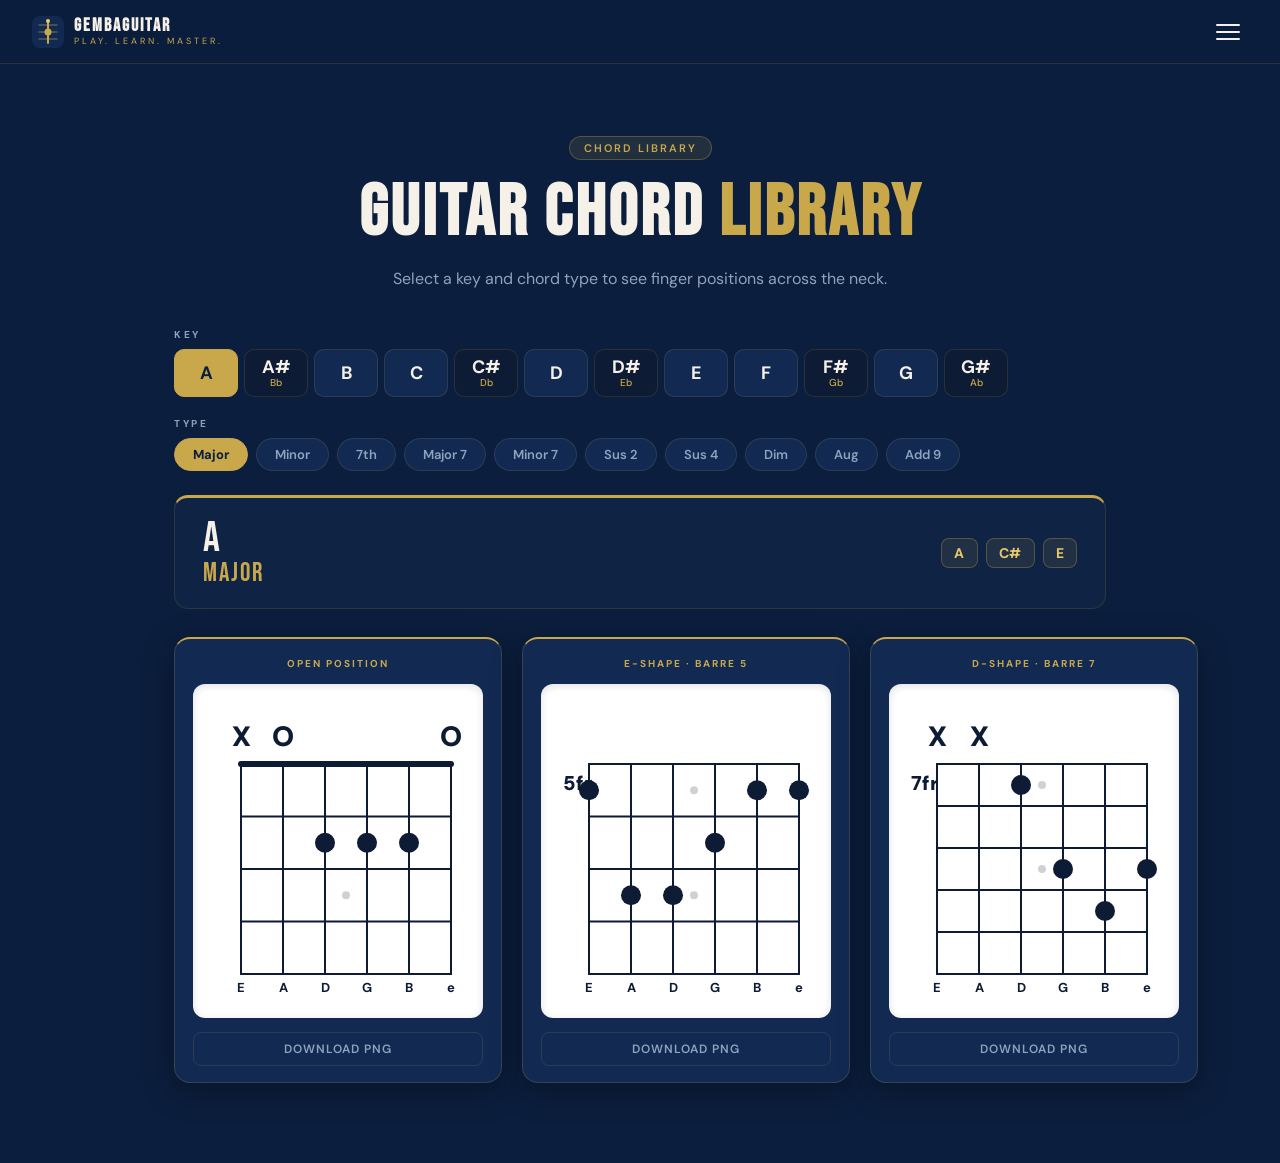
<file: chord-lookup/index.html>
<!doctype html>
<html lang="en">
<head>
  <meta charset="utf-8" />
  <meta name="viewport" content="width=device-width,initial-scale=1" />
  <meta name="description" content="Free guitar chord library — browse all 12 keys with multiple voicings for every chord type. Open and barre chord diagrams, instantly."/>
  <meta name="keywords" content="guitar chord library, guitar chord diagrams, chord voicings, all guitar chords, free chord chart"/>
  <meta property="og:title" content="Guitar Chord Library — GembaGuitar"/>
  <meta property="og:description" content="Browse every guitar chord across all 12 keys. Multiple voicings per chord, instant diagrams, free download."/>
  <meta property="og:url" content="https://gembaguitar.com/chord-lookup/"/>
  <meta property="og:type" content="website"/>
  <title>Chord Library — GembaGuitar</title>
  <link rel="preconnect" href="https://fonts.googleapis.com">
  <link rel="preconnect" href="https://fonts.gstatic.com" crossorigin>
  <link href="https://fonts.googleapis.com/css2?family=Bebas+Neue&family=DM+Sans:wght@300;400;500;600;700&display=swap" rel="stylesheet">
  <link rel="stylesheet" href="../css/gemba.css" />
  <style>
    /* ── Local tokens ── */
    :root {
      --navy:      #0b1e3d;
      --navy-mid:  #122a52;
      --navy-dk:   #0d1b35;
      --gold:      #c9a84c;
      --gold-lt:   #e8c96a;
      --gold-glow: rgba(201,168,76,0.2);
      --cream:     #f5f0e8;
      --muted:     #8fa3bf;
      --bdr:       rgba(201,168,76,0.15);
    }

    *, *::before, *::after { box-sizing: border-box; margin: 0; padding: 0; }

    body {
      font-family: 'DM Sans', system-ui, sans-serif;
      background: var(--navy);
      color: var(--cream);
      min-height: 100dvh;
    }

    /* ── Page layout ── */
    .page-wrap {
      max-width: 980px;
      margin: 0 auto;
      padding: 0 24px 80px;
    }

    /* ── Hero ── */
    .hero {
      text-align: center;
      padding: 48px 0 36px;
    }

    .hero-pill {
      display: inline-block;
      background: rgba(201,168,76,0.12);
      color: var(--gold);
      border: 1px solid rgba(201,168,76,0.3);
      border-radius: 20px;
      font-size: 11px;
      font-weight: 600;
      letter-spacing: 2px;
      text-transform: uppercase;
      padding: 4px 14px;
      margin-bottom: 18px;
    }

    .hero h1 {
      font-family: 'Bebas Neue', sans-serif;
      font-size: clamp(40px, 7vw, 72px);
      letter-spacing: 3px;
      color: var(--cream);
      line-height: 1;
      margin-bottom: 16px;
    }

    .hero h1 span { color: var(--gold); }

    .hero-sub {
      font-size: 16px;
      color: var(--muted);
      max-width: 520px;
      margin: 0 auto;
      line-height: 1.6;
    }

    /* ── Selector blocks ── */
    .selector-block {
      margin-bottom: 16px;
    }

    .selector-label {
      font-size: 10px;
      font-weight: 700;
      letter-spacing: 2.5px;
      text-transform: uppercase;
      color: var(--muted);
      margin-bottom: 8px;
    }

    /* ── Keys row ── */
    .keys-row {
      display: flex;
      gap: 6px;
      overflow-x: auto;
      -webkit-overflow-scrolling: touch;
      scrollbar-width: none;
      padding-bottom: 4px;
    }

    .keys-row::-webkit-scrollbar { display: none; }

    .key-btn {
      flex: 0 0 auto;
      min-width: 64px;
      display: flex;
      flex-direction: column;
      align-items: center;
      justify-content: center;
      gap: 2px;
      border: 1px solid var(--bdr);
      border-radius: 10px;
      cursor: pointer;
      transition: all 0.15s ease;
      padding: 8px 6px;
      line-height: 1;
      font-family: 'DM Sans', system-ui, sans-serif;
    }

    .key-btn.natural {
      background: var(--navy-mid);
      padding-top: 12px;
      padding-bottom: 12px;
    }

    .key-btn.accidental {
      background: var(--navy-dk);
    }

    .key-btn .key-main {
      font-size: 18px;
      font-weight: 700;
      color: var(--cream);
      line-height: 1;
      transition: color 0.15s ease;
    }

    .key-btn .key-flat {
      font-size: 10px;
      font-weight: 500;
      color: var(--gold);
      line-height: 1;
      transition: color 0.15s ease;
    }

    .key-btn:hover:not(.selected) {
      background: rgba(201,168,76,0.08);
      border-color: rgba(201,168,76,0.35);
      transform: translateY(-1px);
    }

    .key-btn.selected {
      background: var(--gold);
      border-color: var(--gold);
    }

    .key-btn.selected .key-main {
      color: var(--navy);
    }

    .key-btn.selected .key-flat {
      color: var(--navy-dk);
    }

    /* ── Quality row ── */
    .quality-row {
      display: flex;
      gap: 8px;
      overflow-x: auto;
      -webkit-overflow-scrolling: touch;
      scrollbar-width: none;
      padding-bottom: 4px;
    }

    .quality-row::-webkit-scrollbar { display: none; }

    .qual-btn {
      flex: 0 0 auto;
      background: var(--navy-mid);
      color: var(--muted);
      border: 1px solid var(--bdr);
      border-radius: 20px;
      font-family: 'DM Sans', system-ui, sans-serif;
      font-size: 13px;
      font-weight: 600;
      padding: 7px 18px;
      cursor: pointer;
      transition: all 0.15s ease;
      white-space: nowrap;
    }

    .qual-btn:hover:not(.selected) {
      background: rgba(201,168,76,0.08);
      color: var(--gold);
      border-color: rgba(201,168,76,0.35);
    }

    .qual-btn.selected {
      background: var(--gold);
      color: var(--navy);
      border-color: var(--gold);
      font-weight: 700;
    }

    /* ── Chord info banner ── */
    .chord-banner {
      display: flex;
      align-items: center;
      justify-content: space-between;
      gap: 16px;
      background: #0f2344;
      border: 1px solid var(--bdr);
      border-top: 3px solid var(--gold);
      border-radius: 14px;
      padding: 20px 28px;
      margin: 20px 0 28px;
      flex-wrap: wrap;
    }

    .banner-name {
      font-family: 'Bebas Neue', sans-serif;
      letter-spacing: 2px;
    }

    .banner-chord-root {
      font-size: clamp(28px, 5vw, 42px);
      color: var(--cream);
      line-height: 1;
      display: block;
    }

    .banner-chord-quality {
      font-size: clamp(18px, 3vw, 26px);
      color: var(--gold);
      line-height: 1.1;
      display: block;
    }

    .banner-tones {
      display: flex;
      gap: 8px;
      flex-wrap: wrap;
      align-items: center;
    }

    .tone-pill {
      background: rgba(201,168,76,0.1);
      color: var(--gold-lt);
      border: 1px solid rgba(201,168,76,0.3);
      border-radius: 8px;
      font-size: 14px;
      font-weight: 700;
      padding: 5px 12px;
      font-family: 'DM Sans', system-ui, sans-serif;
      letter-spacing: 0.5px;
    }

    /* ── Cards grid ── */
    .cards-grid {
      display: grid;
      grid-template-columns: repeat(3, 1fr);
      gap: 20px;
    }

    .chord-card {
      background: var(--navy-mid);
      border: 1px solid rgba(201,168,76,0.2);
      border-top: 2px solid var(--gold);
      border-radius: 16px;
      padding: 18px 18px 16px;
      display: flex;
      flex-direction: column;
      align-items: center;
      gap: 14px;
      box-shadow: 0 8px 32px rgba(0,0,0,0.3);
      transition: transform 0.2s ease, box-shadow 0.2s ease;
    }

    .chord-card:hover {
      transform: translateY(-3px);
      box-shadow: 0 12px 40px rgba(0,0,0,0.4);
    }

    .card-header {
      width: 100%;
      text-align: center;
    }

    .card-voicing-label {
      font-size: 10px;
      font-weight: 700;
      letter-spacing: 2px;
      text-transform: uppercase;
      color: var(--gold);
    }

    .svg-wrapper {
      background: #ffffff;
      border-radius: 12px;
      padding: 6px;
      box-shadow: inset 0 2px 8px rgba(0,0,0,0.12);
      line-height: 0;
    }

    .card-download {
      width: 100%;
      background: transparent;
      color: var(--muted);
      border: 1px solid var(--bdr);
      border-radius: 8px;
      font-family: 'DM Sans', system-ui, sans-serif;
      font-size: 12px;
      font-weight: 600;
      letter-spacing: 1px;
      text-transform: uppercase;
      padding: 8px 0;
      cursor: pointer;
      transition: all 0.15s ease;
    }

    .card-download:hover {
      background: var(--gold);
      color: var(--navy);
      border-color: var(--gold);
    }

    /* ── Card animation ── */
    .card-enter {
      opacity: 0;
      transform: translateY(8px);
      transition: opacity 0.2s ease, transform 0.2s ease;
    }

    .card-visible {
      opacity: 1;
      transform: translateY(0);
    }

    /* ── No voicings state ── */
    .no-voicings {
      grid-column: 1 / -1;
      text-align: center;
      color: var(--muted);
      padding: 40px 0;
      font-size: 15px;
    }

    /* ── Responsive ── */
    @media (max-width: 639px) {
      .page-wrap { padding: 0 16px 60px; }
      .hero { padding: 32px 0 24px; }
      .cards-grid { grid-template-columns: 1fr; }
      .chord-banner { padding: 16px 20px; }
      .key-btn { min-width: 54px; }
    }

    @media (min-width: 640px) and (max-width: 900px) {
      .cards-grid { grid-template-columns: repeat(3, 1fr); }
    }
  </style>
  <script src="/js/gemba-nav.js"></script>
</head>
<body>

  <!-- Navbar -->
  <nav class="gemba-nav">
    <a href="/" class="gemba-nav-logo">
      <svg class="gemba-nav-mark" viewBox="0 0 32 32" fill="none">
        <rect width="32" height="32" rx="8" fill="#122a52"/>
        <line x1="7" y1="9"  x2="25" y2="9"  stroke="#c9a84c" stroke-width="1.5" stroke-linecap="round" opacity="0.4"/>
        <line x1="7" y1="16" x2="25" y2="16" stroke="#c9a84c" stroke-width="1.5" stroke-linecap="round" opacity="0.4"/>
        <line x1="7" y1="23" x2="25" y2="23" stroke="#c9a84c" stroke-width="1.5" stroke-linecap="round" opacity="0.4"/>
        <line x1="16" y1="5" x2="16" y2="27" stroke="#c9a84c" stroke-width="2" stroke-linecap="round"/>
        <circle cx="16" cy="16" r="3.5" fill="#c9a84c"/>
        <circle cx="16" cy="5"  r="2"   fill="#e8c96a"/>
      </svg>
      <div class="gemba-nav-text">
        <strong>GembaGuitar</strong>
        <span>Play. Learn. Master.</span>
      </div>
    </a>
    <ul class="gemba-nav-links">
      <li><a href="/chord-lookup" class="active">Chord Library</a></li>
      <li><a href="/chord-generator">Chord Identifier</a></li>
      <li><a href="/metronome">Metronome</a></li>
      <li><a href="/tuner">Tuner</a></li>
      <li><a href="/learn">Learn</a></li>
      <li><a href="/blog">Blog</a></li>
      <li><a href="/tab-creator">Tab Creator</a></li>
      <li><a href="/resources">Resources</a></li>
    </ul>
    <a href="/" class="gemba-nav-home">&#8592; Home</a>
  </nav>

  <div class="page-wrap">

    <!-- Hero -->
    <section class="hero">
      <div class="hero-pill">Chord Library</div>
      <h1>Guitar Chord <span>Library</span></h1>
      <p class="hero-sub">Select a key and chord type to see finger positions across the neck.</p>
    </section>

    <!-- Key Selector -->
    <div class="selector-block">
      <div class="selector-label">KEY</div>
      <div class="keys-row" id="keysRow"></div>
    </div>

    <!-- Quality Selector -->
    <div class="selector-block">
      <div class="selector-label">TYPE</div>
      <div class="quality-row" id="qualityRow"></div>
    </div>

    <!-- Chord Info Banner -->
    <div class="chord-banner" id="chordBanner">
      <div class="banner-name" id="bannerName"></div>
      <div class="banner-tones" id="bannerTones"></div>
    </div>

    <!-- Cards -->
    <div class="cards-grid" id="cardsGrid"></div>

  </div><!-- /page-wrap -->

  <script>
  // ── SVG helpers ──────────────────────────────────────────────────────────────
  const svgNS = "http://www.w3.org/2000/svg";
  const clamp = (n, a, b) => Math.max(a, Math.min(b, n));

  function el(tag, attrs = {}) {
    const n = document.createElementNS(svgNS, tag);
    for (const [k, v] of Object.entries(attrs)) n.setAttribute(k, String(v));
    return n;
  }

  function txt(str, x, y, size, fill, anchor = "start", weight = "normal") {
    const t = el("text", {
      x, y, fill,
      "font-size": size,
      "font-family": "DM Sans, system-ui, sans-serif",
      "text-anchor": anchor,
      "font-weight": weight
    });
    t.textContent = str;
    return t;
  }

  function strX(state, string, left, w) {
    return left + (state.strings - string) * (w / (state.strings - 1));
  }

  // ── Vertical SVG renderer ────────────────────────────────────────────────────
  function renderSVGVertical(state, L) {
    const { pad, topText, leftText, gridW } = L;
    const st   = state.style;
    const left = pad + leftText;
    const top  = pad + topText;
    const h    = st.gridH;
    const w    = gridW;
    const dy   = h / state.fretsVisible;
    const dx   = w / (state.strings - 1);
    const titleY     = pad + 22;
    const oxY        = pad + topText - 18;
    const bottomPad  = st.showStringNames ? pad + 22 : pad;
    const svgW = left + w + leftText;
    const svgH = pad + topText + h + bottomPad;

    const svg = document.createElementNS(svgNS, "svg");
    svg.setAttribute("width",   svgW);
    svg.setAttribute("height",  svgH);
    svg.setAttribute("viewBox", `0 0 ${svgW} ${svgH}`);
    svg.style.display      = "block";
    svg.style.borderRadius = "14px";
    svg.appendChild(el("rect", { x: 0, y: 0, width: svgW, height: svgH, fill: st.bgColor }));

    const fg = st.fgColor;
    const sw = st.strokeWidth;

    // Title
    if (state.title?.trim()) {
      svg.appendChild(txt(state.title.trim(), svgW / 2, titleY, st.titleFontSize, fg, "middle", "800"));
    }

    // Fret position label
    if (!st.hidePosition && state.startFret > 1) {
      svg.appendChild(txt(`${state.startFret}fr`, pad, top + 26, 20, fg, "start", "900"));
    }

    // String lines (vertical)
    for (let i = 0; i < state.strings; i++) {
      const x = left + i * dx;
      svg.appendChild(el("line", { x1: x, y1: top, x2: x, y2: top + h, stroke: fg, "stroke-width": sw, "stroke-linecap": "round" }));
    }

    // Fret lines (horizontal)
    for (let f = 0; f <= state.fretsVisible; f++) {
      const y    = top + f * dy;
      const isNut = state.startFret === 1 && f === 0;
      svg.appendChild(el("line", { x1: left, y1: y, x2: left + w, y2: y, stroke: fg, "stroke-width": isNut ? Math.max(sw * 3, 5) : sw, "stroke-linecap": "round" }));
    }

    // Fret markers
    if (st.showFretMarkers) {
      const marks = new Set([3, 5, 7, 9, 12]);
      for (let i = 1; i <= state.fretsVisible; i++) {
        const abs = state.startFret + i - 1;
        if (!marks.has(abs)) continue;
        const cy = top + (i - 0.5) * dy;
        const r  = Math.max(sw * 1.8, 4);
        if (abs === 12) {
          svg.appendChild(el("circle", { cx: left + w / 2 - 18, cy, r, fill: "rgba(0,0,0,0.18)" }));
          svg.appendChild(el("circle", { cx: left + w / 2 + 18, cy, r, fill: "rgba(0,0,0,0.18)" }));
        } else {
          svg.appendChild(el("circle", { cx: left + w / 2, cy, r, fill: "rgba(0,0,0,0.18)" }));
        }
      }
    }

    const fmap = new Map();
    for (const f of state.fingers) fmap.set(f.string, f);

    // O/X row above nut
    const oxHitR = 18;
    for (let s = 1; s <= state.strings; s++) {
      if (fmap.has(s)) continue;
      const x    = strX(state, s, left, w);
      const mark = state.openMuted[s - 1] ?? "O";
      svg.appendChild(el("rect", { x: x - oxHitR, y: oxY - oxHitR * 1.5, width: oxHitR * 2, height: oxHitR * 2, fill: "transparent" }));
      svg.appendChild(txt(mark, x, oxY, 28, fg, "middle", "900"));
    }

    // Finger dots
    for (const f of state.fingers) {
      const fi = f.fret - state.startFret + 1;
      if (fi < 1 || fi > state.fretsVisible) continue;
      const cx = strX(state, f.string, left, w);
      const cy = top + (fi - 0.5) * dy;
      svg.appendChild(el("circle", { cx, cy, r: st.dotR, fill: fg }));
      if (f.label?.trim()) {
        svg.appendChild(txt(f.label.trim(), cx, cy + st.fingerFontSize * 0.35, st.fingerFontSize, st.bgColor, "middle", "900"));
      }
    }

    // String names at bottom — E A D G B e (low to high, left to right)
    if (st.showStringNames) {
      const nameLabels = ['E', 'A', 'D', 'G', 'B', 'e'];
      const nameY = top + h + 18;
      for (let s = 1; s <= state.strings; s++) {
        const labelIdx = state.strings - s;
        const lbl = nameLabels[labelIdx] ?? `S${s}`;
        const x   = strX(state, s, left, w);
        svg.appendChild(txt(lbl, x, nameY, 13, fg, "middle", "700"));
      }
    }

    return svg;
  }

  // ── Constants ────────────────────────────────────────────────────────────────
  const L = { pad: 16, topText: 58, leftText: 26, gridW: 210 };

  const NOTE_NAMES = ["C", "C#", "D", "D#", "E", "F", "F#", "G", "G#", "A", "A#", "B"];

  const KEYS = [
    { root: 'A',  display: 'A',  flat: null },
    { root: 'A#', display: 'A#', flat: 'Bb' },
    { root: 'B',  display: 'B',  flat: null },
    { root: 'C',  display: 'C',  flat: null },
    { root: 'C#', display: 'C#', flat: 'Db' },
    { root: 'D',  display: 'D',  flat: null },
    { root: 'D#', display: 'D#', flat: 'Eb' },
    { root: 'E',  display: 'E',  flat: null },
    { root: 'F',  display: 'F',  flat: null },
    { root: 'F#', display: 'F#', flat: 'Gb' },
    { root: 'G',  display: 'G',  flat: null },
    { root: 'G#', display: 'G#', flat: 'Ab' },
  ];

  const QUALITIES = [
    { qual: '',     label: 'Major',   shortLabel: 'Maj' },
    { qual: 'm',    label: 'Minor',   shortLabel: 'Min' },
    { qual: '7',    label: '7th',     shortLabel: '7' },
    { qual: 'maj7', label: 'Major 7', shortLabel: 'M7' },
    { qual: 'm7',   label: 'Minor 7', shortLabel: 'm7' },
    { qual: 'sus2', label: 'Sus 2',   shortLabel: 'sus2' },
    { qual: 'sus4', label: 'Sus 4',   shortLabel: 'sus4' },
    { qual: 'dim',  label: 'Dim',     shortLabel: 'dim' },
    { qual: 'aug',  label: 'Aug',     shortLabel: 'aug' },
    { qual: 'add9', label: 'Add 9',   shortLabel: 'add9' },
  ];

  const QUAL_LABELS = {
    '':     'Major',
    'm':    'Minor',
    '7':    'Dominant 7th',
    'maj7': 'Major 7th',
    'm7':   'Minor 7th',
    'sus2': 'Sus 2',
    'sus4': 'Sus 4',
    'dim':  'Diminished',
    'aug':  'Augmented',
    'add9': 'Add 9',
  };

  const INTERVALS = {
    '':     [0, 4, 7],
    'm':    [0, 3, 7],
    '7':    [0, 4, 7, 10],
    'maj7': [0, 4, 7, 11],
    'm7':   [0, 3, 7, 10],
    'sus2': [0, 2, 7],
    'sus4': [0, 5, 7],
    'dim':  [0, 3, 6],
    'aug':  [0, 4, 8],
    'add9': [0, 2, 4, 7],
  };

  // ── Barre templates ──────────────────────────────────────────────────────────
  const E_TEMPLATE = {
    "":     [0, 2, 2, 1, 0, 0],
    "m":    [0, 2, 2, 0, 0, 0],
    "7":    [0, 2, 0, 1, 0, 0],
    "maj7": [0, 2, 1, 1, 0, 0],
    "m7":   [0, 2, 0, 0, 0, 0],
    "sus4": [0, 2, 2, 2, 0, 0],
    "sus2": [0, 2, 4, 4, 0, 0],
    "aug":  [0, 3, 2, 1, 1, 0],
    "add9": [0, 2, 2, 1, 0, 2],
  };

  const A_TEMPLATE = {
    "":     [-1, 0, 2, 2, 2, 0],
    "m":    [-1, 0, 2, 2, 1, 0],
    "7":    [-1, 0, 2, 0, 2, 0],
    "maj7": [-1, 0, 2, 1, 2, 0],
    "m7":   [-1, 0, 2, 0, 1, 0],
    "sus2": [-1, 0, 2, 2, 0, 0],
    "sus4": [-1, 0, 2, 2, 3, 0],
    "aug":  [-1, 0, 3, 2, 2, 1],
    "add9": [-1, 0, 2, 4, 2, 2],
    "dim":  [-1, 0, 1, 2, 1, -1],
  };

  const D_TEMPLATE = {
    "":     [-1, -1, 0, 2, 3, 2],
    "m":    [-1, -1, 0, 2, 3, 1],
    "7":    [-1, -1, 0, 2, 1, 2],
    "maj7": [-1, -1, 0, 2, 2, 2],
    "m7":   [-1, -1, 0, 2, 1, 1],
    "sus2": [-1, -1, 0, 2, 3, 0],
    "sus4": [-1, -1, 0, 2, 3, 3],
  };

  // ── Open voicings ────────────────────────────────────────────────────────────
  const OPEN_VOICINGS = {
    "C":     [{ frets: [-1, 3, 2, 0, 1, 0],  label: "Open Position" }],
    "C7":    [{ frets: [-1, 3, 2, 3, 1, 0],  label: "Open Position" }],
    "Cmaj7": [{ frets: [-1, 3, 2, 0, 0, 0],  label: "Open Position" }],
    "Csus2": [{ frets: [-1, 3, 0, 0, 1, 3],  label: "Open Position" }],
    "Csus4": [{ frets: [-1, 3, 3, 0, 1, 1],  label: "Open Position" }],
    "Cadd9": [{ frets: [-1, 3, 2, 0, 3, 0],  label: "Open Position" }],

    "D":     [{ frets: [-1, -1, 0, 2, 3, 2], label: "Open Position" }],
    "Dm":    [{ frets: [-1, -1, 0, 2, 3, 1], label: "Open Position" }],
    "D7":    [{ frets: [-1, -1, 0, 2, 1, 2], label: "Open Position" }],
    "Dmaj7": [{ frets: [-1, -1, 0, 2, 2, 2], label: "Open Position" }],
    "Dm7":   [{ frets: [-1, -1, 0, 2, 1, 1], label: "Open Position" }],
    "Dsus2": [{ frets: [-1, -1, 0, 2, 3, 0], label: "Open Position" }],
    "Dsus4": [{ frets: [-1, -1, 0, 2, 3, 3], label: "Open Position" }],
    "Dadd9": [{ frets: [-1, -1, 4, 2, 3, 0], label: "Open Position" }],

    "E":     [{ frets: [0, 2, 2, 1, 0, 0],   label: "Open Position" }],
    "Em":    [{ frets: [0, 2, 2, 0, 0, 0],   label: "Open Position" }],
    "E7":    [{ frets: [0, 2, 0, 1, 0, 0],   label: "Open Position" }],
    "Emaj7": [{ frets: [0, 2, 1, 1, 0, 0],   label: "Open Position" }],
    "Em7":   [{ frets: [0, 2, 0, 0, 0, 0],   label: "Open Position" }],
    "Esus4": [{ frets: [0, 2, 2, 2, 0, 0],   label: "Open Position" }],
    "Eaug":  [{ frets: [0, 3, 2, 1, 1, 0],   label: "Open Position" }],

    "F":     [{ frets: [1, 3, 3, 2, 1, 1],   label: "E-shape · Barre 1" }],
    "Fm":    [{ frets: [1, 3, 3, 1, 1, 1],   label: "E-shape · Barre 1" }],
    "F7":    [{ frets: [1, 3, 1, 2, 1, 1],   label: "E-shape · Barre 1" }],
    "Fmaj7": [{ frets: [-1, -1, 3, 2, 1, 0], label: "Open Position" }],

    "G":     [{ frets: [3, 2, 0, 0, 0, 3],   label: "Open Position" }],
    "G7":    [{ frets: [3, 2, 0, 0, 0, 1],   label: "Open Position" }],
    "Gmaj7": [{ frets: [3, 2, 0, 0, 0, 2],   label: "Open Position" }],
    "Gsus2": [{ frets: [3, 0, 0, 0, 3, 3],   label: "Open Position" }],
    "Gadd9": [{ frets: [3, 2, 0, 2, 0, 3],   label: "Open Position" }],

    "A":     [{ frets: [-1, 0, 2, 2, 2, 0],  label: "Open Position" }],
    "Am":    [{ frets: [-1, 0, 2, 2, 1, 0],  label: "Open Position" }],
    "A7":    [{ frets: [-1, 0, 2, 0, 2, 0],  label: "Open Position" }],
    "Amaj7": [{ frets: [-1, 0, 2, 1, 2, 0],  label: "Open Position" }],
    "Am7":   [{ frets: [-1, 0, 2, 0, 1, 0],  label: "Open Position" }],
    "Asus2": [{ frets: [-1, 0, 2, 2, 0, 0],  label: "Open Position" }],
    "Asus4": [{ frets: [-1, 0, 2, 2, 3, 0],  label: "Open Position" }],
    "Aaug":  [{ frets: [-1, 0, 3, 2, 2, 1],  label: "Open Position" }],
    "Adim":  [{ frets: [-1, 0, 1, 2, 1, -1], label: "Open Position" }],
    "Aadd9": [{ frets: [-1, 0, 2, 4, 2, 0],  label: "Open Position" }],

    "Bm":    [{ frets: [-1, 2, 4, 4, 3, 2],  label: "A-shape · Barre 2" }],
    "B7":    [{ frets: [-1, 2, 1, 2, 0, 2],  label: "Open Position" }],
  };

  // ── Barre calculation ────────────────────────────────────────────────────────
  function barreFor(root, shape) {
    const openIdx = { E: 4, A: 9, D: 2 }[shape];
    let b = (NOTE_NAMES.indexOf(root) - openIdx + 12) % 12;
    if (b === 0) b = 12;
    return b;
  }

  function generateBarre(root, qual, shape) {
    const templates = { E: E_TEMPLATE, A: A_TEMPLATE, D: D_TEMPLATE };
    const tmpl = templates[shape][qual];
    if (!tmpl) return null;
    const barre = barreFor(root, shape);
    const frets = tmpl.map(f => f === -1 ? -1 : f + barre);
    const shapeName = `${shape}-shape`;
    return { frets, label: `${shapeName} \u00b7 Barre ${barre}`, shape, barre };
  }

  // ── Voicing logic ────────────────────────────────────────────────────────────
  function getVoicings(root, qual) {
    const key = root + qual;
    const results = [];

    // 1. Open voicing first (if exists)
    const open = OPEN_VOICINGS[key];
    if (open && open.length) results.push(open[0]);

    // 2. Generate all barre shapes
    const candidates = [];
    for (const shape of ['E', 'A', 'D']) {
      const v = generateBarre(root, qual, shape);
      if (v) candidates.push({ v, pos: barreFor(root, shape) });
    }

    // Sort: prefer positions <= 9 first, then higher positions
    candidates.sort((a, b) => {
      const aScore = a.pos > 9 ? a.pos + 100 : a.pos;
      const bScore = b.pos > 9 ? b.pos + 100 : b.pos;
      return aScore - bScore;
    });

    // Add non-duplicate barres
    for (const { v } of candidates) {
      if (results.length >= 3) break;
      if (!results.some(r => r.frets.every((f, i) => f === v.frets[i]))) {
        results.push(v);
      }
    }

    return results;
  }

  // ── fretsToState ─────────────────────────────────────────────────────────────
  function fretsToState(fretArr) {
    const fingers = [];
    const openMuted = Array(6).fill("O");

    for (let i = 0; i < 6; i++) {
      const s = 6 - i;       // i=0 → string 6 (low E); i=5 → string 1 (high e)
      const f = fretArr[i];
      const omIdx = s - 1;   // openMuted[0]=string1, openMuted[5]=string6
      if (f === -1) openMuted[omIdx] = "X";
      else if (f > 0) fingers.push({ string: s, fret: f, label: "" });
    }

    const activeFrets = fretArr.filter(f => f > 0);
    const hasOpen     = fretArr.some(f => f === 0);
    const minF        = activeFrets.length ? Math.min(...activeFrets) : 1;
    const maxF        = activeFrets.length ? Math.max(...activeFrets) : 5;
    const startFret   = (hasOpen || minF <= 2) ? 1 : minF;
    const fretsVisible = Math.min(Math.max(maxF - startFret + 2, 4), 6);

    return {
      strings: 6, fretsVisible, startFret, fingers, openMuted,
      style: {
        gridH: 210, dotR: 10, fingerFontSize: 11, titleFontSize: 0,
        strokeWidth: 2, fgColor: "#0d1b35", bgColor: "#ffffff",
        showFretMarkers: true, showStringNames: true, hidePosition: false
      }
    };
  }

  // ── SVG → PNG download ───────────────────────────────────────────────────────
  function downloadSVGAsPNG(svgEl, filename) {
    const serializer = new XMLSerializer();
    const svgStr = serializer.serializeToString(svgEl);
    const svgBlob = new Blob([svgStr], { type: 'image/svg+xml;charset=utf-8' });
    const url = URL.createObjectURL(svgBlob);
    const img = new Image();
    img.onload = function() {
      const scale = 2;
      const canvas = document.createElement('canvas');
      canvas.width  = img.width  * scale;
      canvas.height = img.height * scale;
      const ctx = canvas.getContext('2d');
      ctx.scale(scale, scale);
      ctx.drawImage(img, 0, 0);
      URL.revokeObjectURL(url);
      const a = document.createElement('a');
      a.download = filename;
      a.href = canvas.toDataURL('image/png');
      a.click();
    };
    img.src = url;
  }

  // ── State ────────────────────────────────────────────────────────────────────
  let state = { root: 'A', qual: '' };

  function setState(root, qual) {
    state = { root, qual };
    renderAll();
  }

  // ── Render: key buttons ──────────────────────────────────────────────────────
  function buildKeyButtons() {
    const row = document.getElementById('keysRow');
    row.innerHTML = '';
    for (const k of KEYS) {
      const btn = document.createElement('button');
      btn.className = 'key-btn ' + (k.flat ? 'accidental' : 'natural');
      btn.dataset.root = k.root;

      const mainSpan = document.createElement('span');
      mainSpan.className = 'key-main';
      mainSpan.textContent = k.display;
      btn.appendChild(mainSpan);

      if (k.flat) {
        const flatSpan = document.createElement('span');
        flatSpan.className = 'key-flat';
        flatSpan.textContent = k.flat;
        btn.appendChild(flatSpan);
      }

      btn.addEventListener('click', () => setState(k.root, state.qual));
      row.appendChild(btn);
    }
  }

  function buildQualityButtons() {
    const row = document.getElementById('qualityRow');
    row.innerHTML = '';
    for (const q of QUALITIES) {
      const btn = document.createElement('button');
      btn.className = 'qual-btn';
      btn.dataset.qual = q.qual;
      btn.textContent = q.label;
      btn.addEventListener('click', () => setState(state.root, q.qual));
      row.appendChild(btn);
    }
  }

  function updateKeyButtons() {
    document.querySelectorAll('.key-btn').forEach(btn => {
      btn.classList.toggle('selected', btn.dataset.root === state.root);
    });
  }

  function updateQualityButtons() {
    document.querySelectorAll('.qual-btn').forEach(btn => {
      btn.classList.toggle('selected', btn.dataset.qual === state.qual);
    });
  }

  // ── Render: chord banner ─────────────────────────────────────────────────────
  function updateChordBanner() {
    const rootIdx  = NOTE_NAMES.indexOf(state.root);
    const intervals = INTERVALS[state.qual] || [0];
    const toneNames = intervals.map(iv => NOTE_NAMES[(rootIdx + iv) % 12]);

    // Root display name (with enharmonic)
    const keyInfo = KEYS.find(k => k.root === state.root);
    const rootDisplay = keyInfo && keyInfo.flat
      ? `${keyInfo.display} / ${keyInfo.flat}`
      : state.root;

    const qualLabel = QUAL_LABELS[state.qual] || state.qual;

    // Banner name
    const nameEl = document.getElementById('bannerName');
    nameEl.innerHTML = `
      <span class="banner-chord-root">${rootDisplay}</span>
      <span class="banner-chord-quality">${qualLabel}</span>
    `;

    // Tone pills
    const tonesEl = document.getElementById('bannerTones');
    tonesEl.innerHTML = toneNames
      .map(n => `<span class="tone-pill">${n}</span>`)
      .join('');
  }

  // ── Render: cards ────────────────────────────────────────────────────────────
  function renderCards() {
    const grid = document.getElementById('cardsGrid');
    grid.innerHTML = '';

    const voicings = getVoicings(state.root, state.qual);

    if (!voicings.length) {
      const msg = document.createElement('div');
      msg.className = 'no-voicings';
      msg.textContent = 'No voicings available for this chord.';
      grid.appendChild(msg);
      return;
    }

    voicings.forEach((voicing, idx) => {
      const card = document.createElement('div');
      card.className = 'chord-card card-enter';

      // Header
      const header = document.createElement('div');
      header.className = 'card-header';
      const lbl = document.createElement('div');
      lbl.className = 'card-voicing-label';
      lbl.textContent = voicing.label;
      header.appendChild(lbl);
      card.appendChild(header);

      // SVG
      const svgState = fretsToState(voicing.frets);
      const svgEl = renderSVGVertical(svgState, L);
      const wrapper = document.createElement('div');
      wrapper.className = 'svg-wrapper';
      wrapper.appendChild(svgEl);
      card.appendChild(wrapper);

      // Download button
      const dl = document.createElement('button');
      dl.className = 'card-download';
      dl.textContent = 'Download PNG';
      const chordName = state.root + state.qual;
      const dlLabel   = voicing.label.replace(/[\s·]+/g, '-').toLowerCase();
      dl.addEventListener('click', () => {
        downloadSVGAsPNG(svgEl, `${chordName}-${dlLabel}.png`);
      });
      card.appendChild(dl);

      grid.appendChild(card);

      // Animate in with stagger
      requestAnimationFrame(() => {
        setTimeout(() => {
          card.classList.add('card-visible');
        }, idx * 60);
      });
    });
  }

  // ── renderAll ────────────────────────────────────────────────────────────────
  function renderAll() {
    updateKeyButtons();
    updateQualityButtons();
    updateChordBanner();
    renderCards();
  }

  // ── Init ─────────────────────────────────────────────────────────────────────
  buildKeyButtons();
  buildQualityButtons();
  renderAll();
  </script>

</body>
</html>
</file>
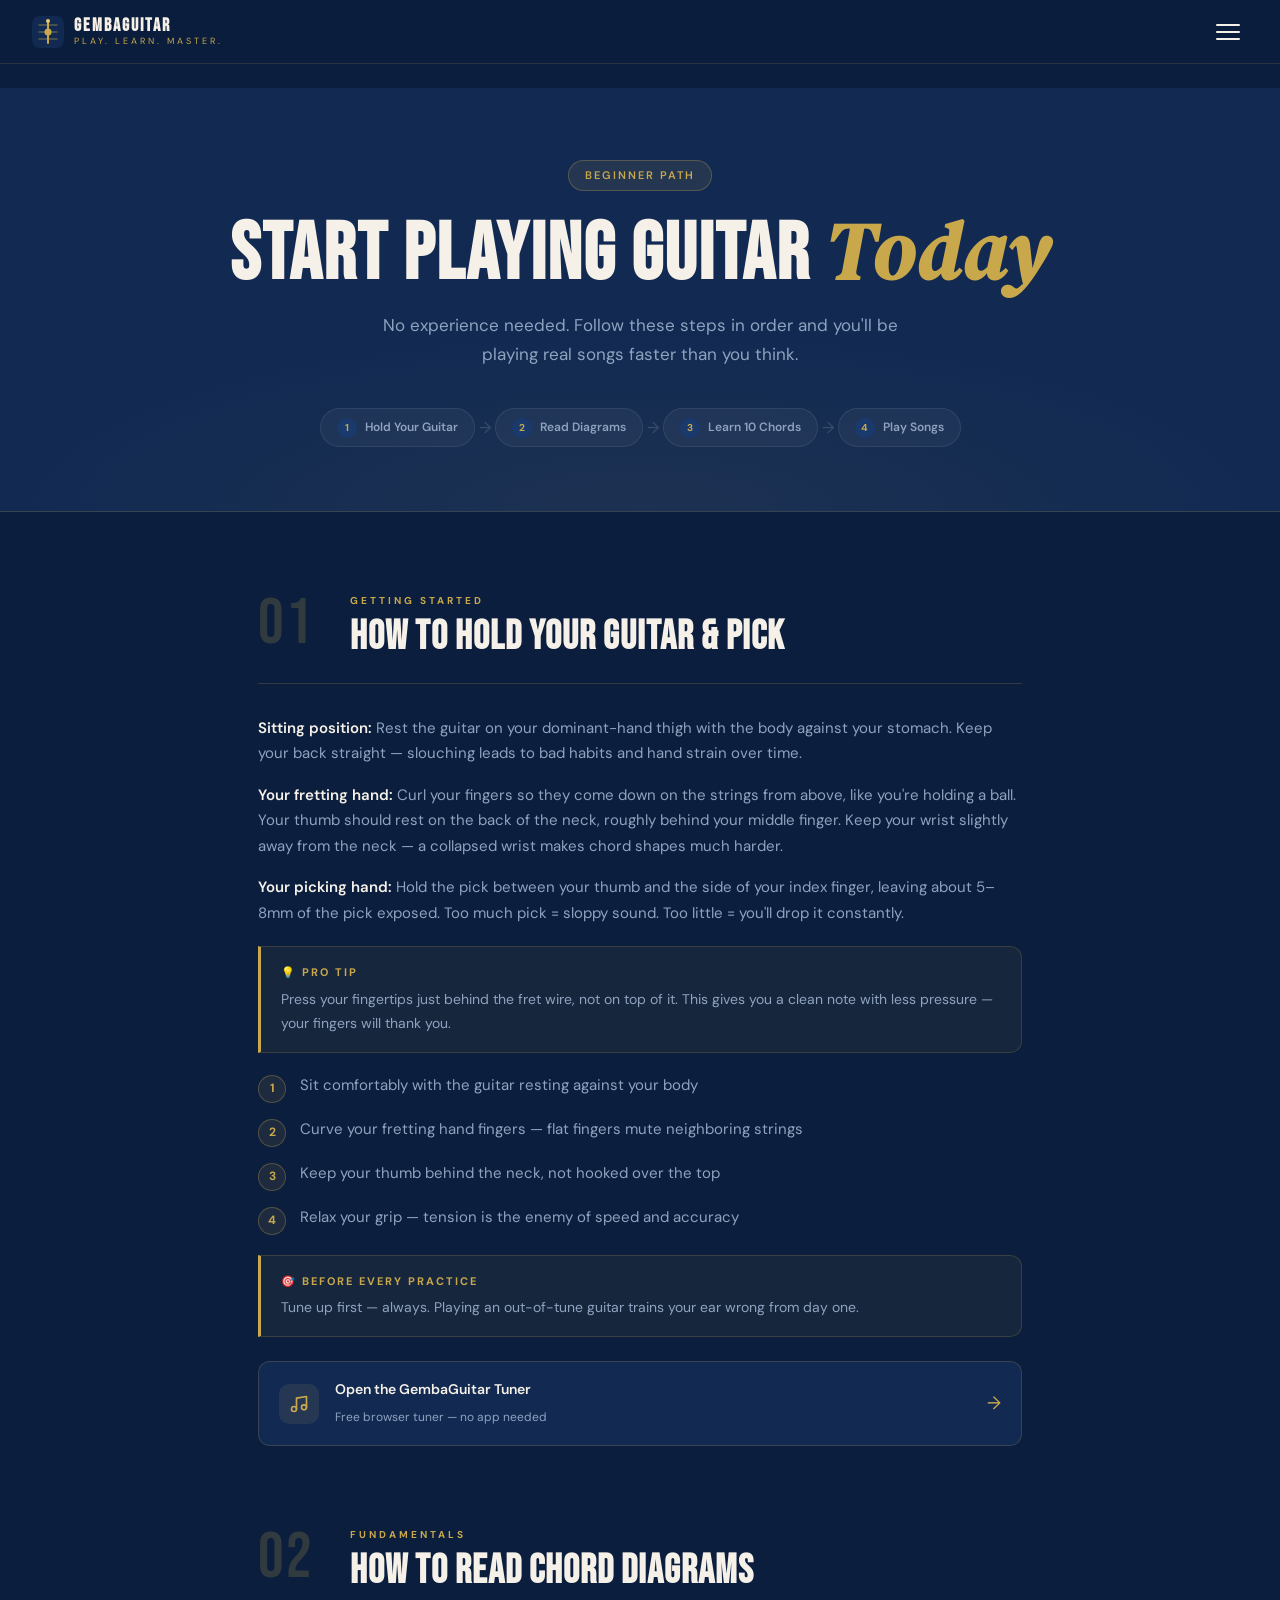
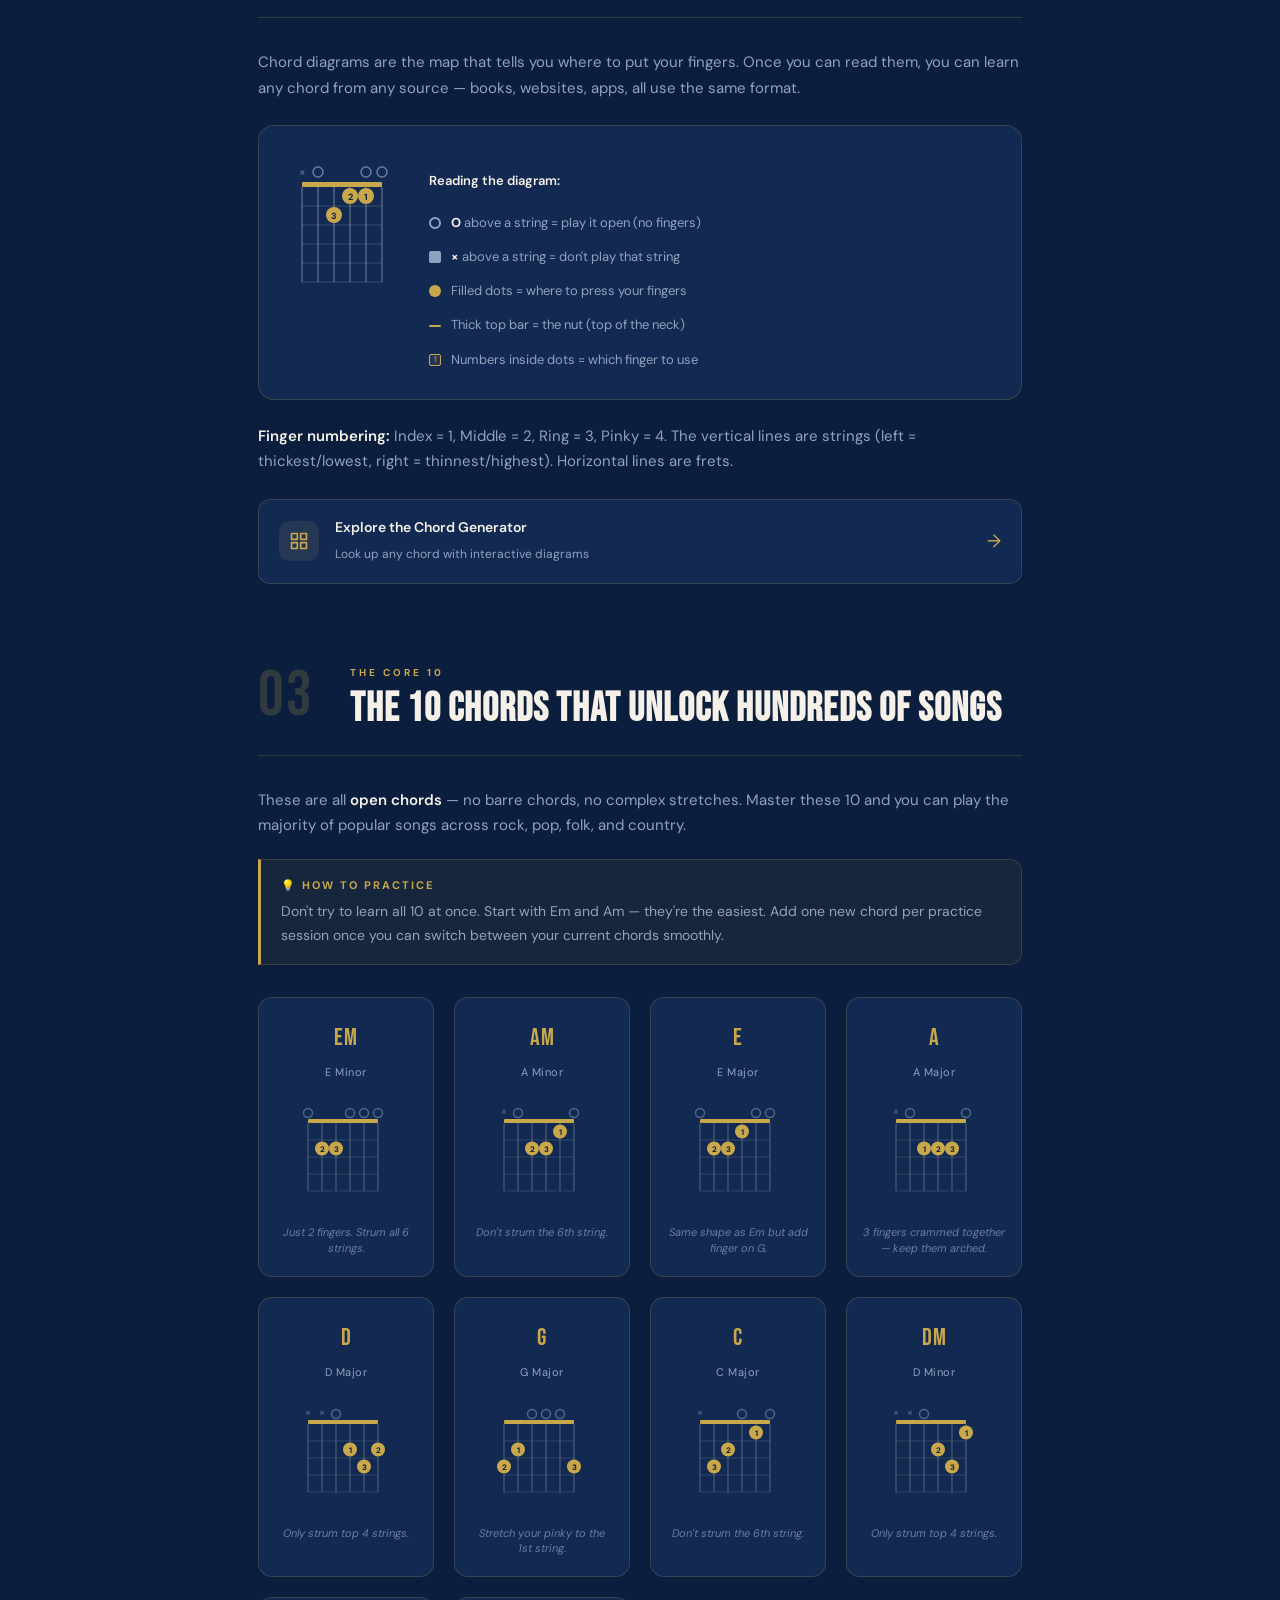
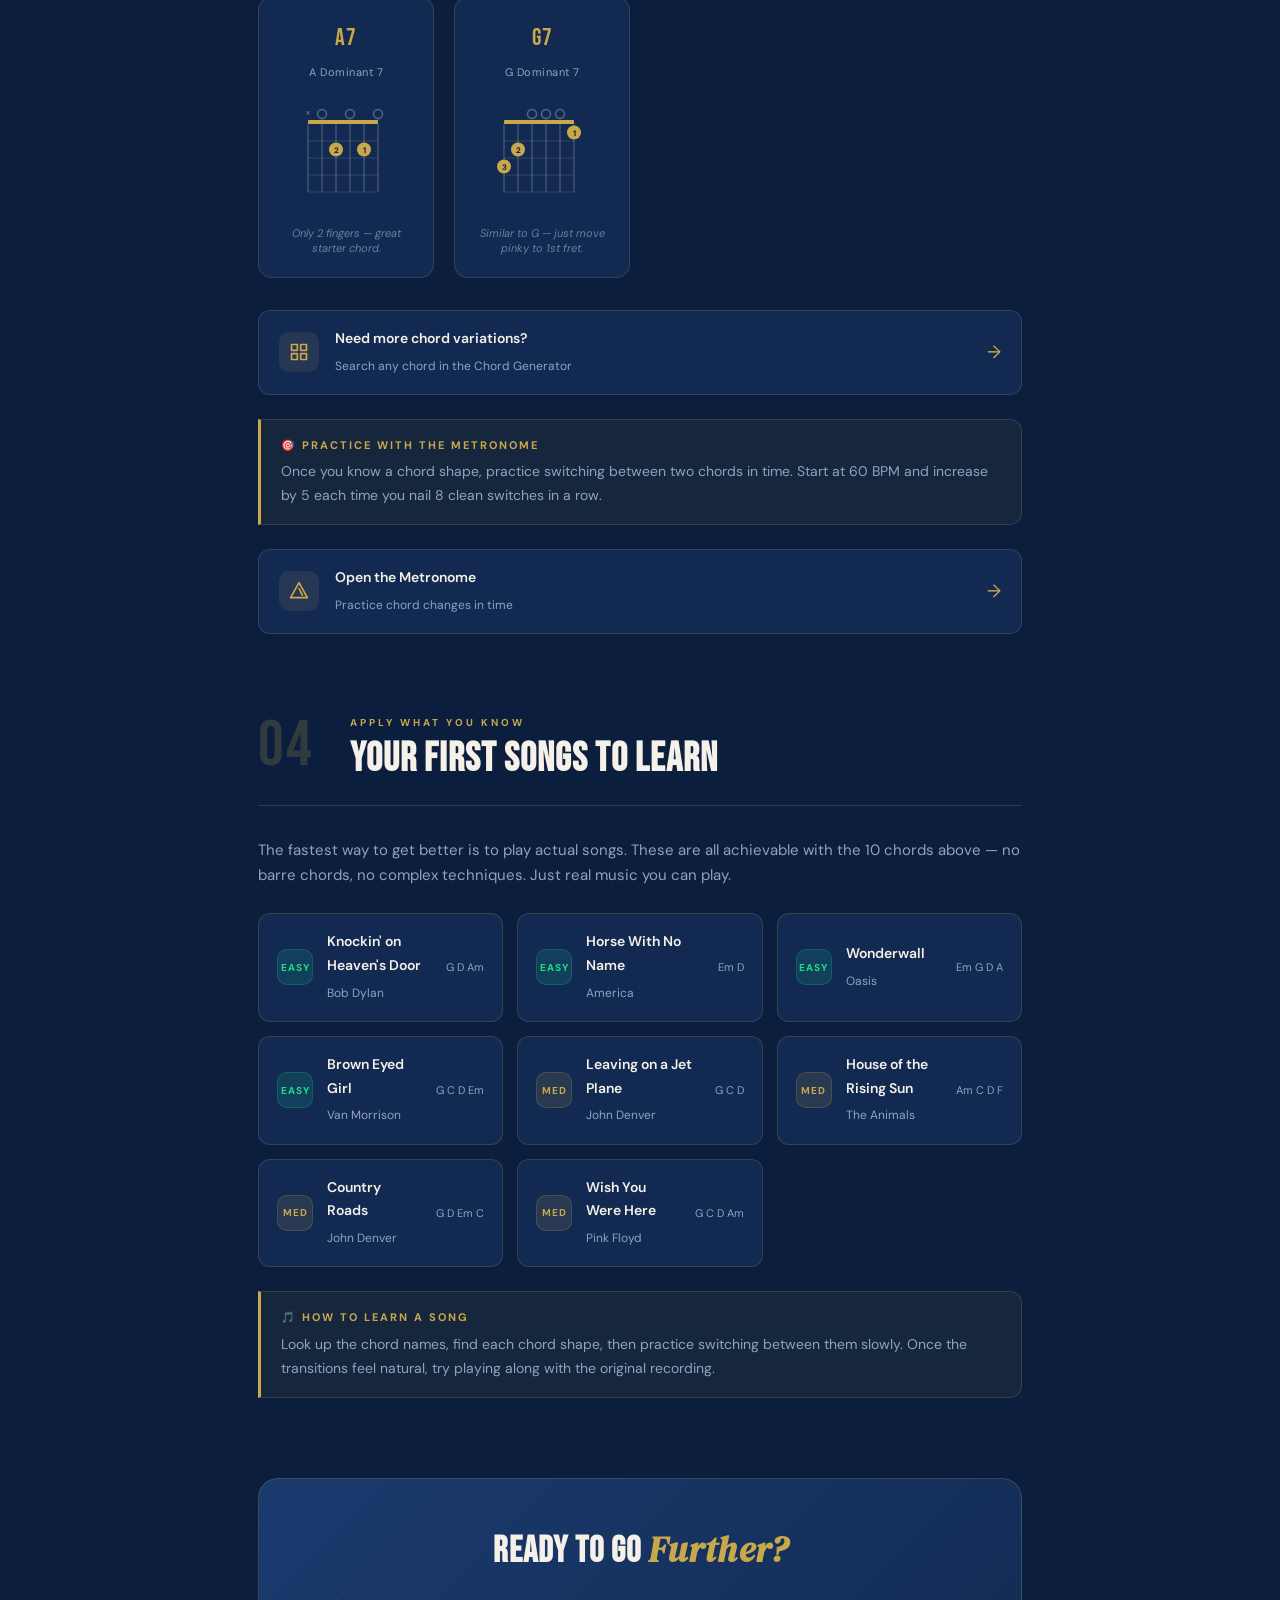
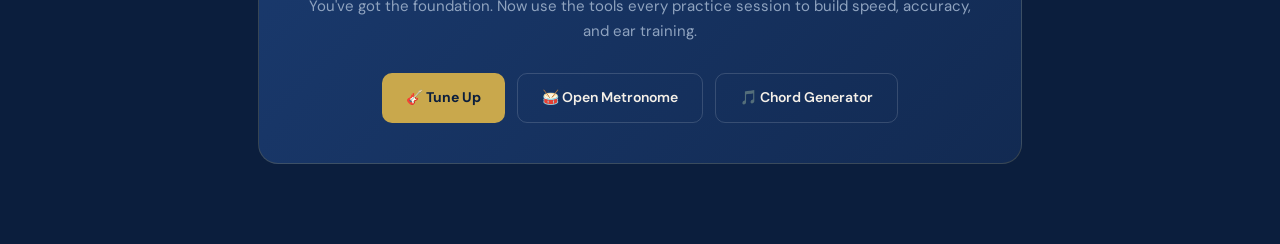
<file: learn/index.html>
<!DOCTYPE html>
<html lang="en">
<head>
  <meta charset="UTF-8"/>
  <meta name="viewport" content="width=device-width, initial-scale=1.0"/>
  <meta name="description" content="Beginner guitar path for self-taught players. Learn to hold a guitar, read chord diagrams, master 10 essential chords, and play your first songs."/>
  <meta name="keywords" content="learn guitar beginner, beginner guitar chords, how to play guitar, self taught guitar, easy guitar songs"/>
  <meta property="og:title" content="Beginner Guitar Path — GembaGuitar"/>
  <meta property="og:description" content="Learn guitar at your own pace. 10 essential chords, how to read diagrams, and your first songs — all free."/>
  <meta property="og:url" content="https://gembaguitar.com/learn/"/>
  <meta property="og:type" content="website"/>
  <title>Beginner Path — GembaGuitar</title>
  <link href="https://fonts.googleapis.com/css2?family=Bebas+Neue&family=DM+Sans:wght@300;400;500;600;700&family=DM+Serif+Display:ital@0;1&display=swap" rel="stylesheet"/>
  <link rel="stylesheet" href="../css/gemba.css"/>
  <style>
    *, *::before, *::after { box-sizing: border-box; margin: 0; padding: 0; }

    :root {
      --navy:       #0b1e3d;
      --navy-mid:   #122a52;
      --navy-light: #1a3a6e;
      --gold:       #c9a84c;
      --gold-light: #e8c96a;
      --gold-glow:  rgba(201,168,76,0.2);
      --cream:      #f5f0e8;
      --muted:      #8fa3bf;
      --border:     rgba(201,168,76,0.15);
      --green:      #1adf8c;
    }

    body {
      background: var(--navy);
      color: var(--cream);
      font-family: 'DM Sans', sans-serif;
      line-height: 1.7;
      padding-top: 72px;
    }

    /* ── HERO ── */
    .hero {
      background: var(--navy-mid);
      border-bottom: 1px solid var(--border);
      padding: 72px 48px 64px;
      text-align: center;
      position: relative;
      overflow: hidden;
    }

    .hero::before {
      content: '';
      position: absolute;
      inset: 0;
      background: radial-gradient(ellipse 70% 60% at 50% 100%, rgba(201,168,76,0.06) 0%, transparent 70%);
      pointer-events: none;
    }

    .hero-tag {
      display: inline-flex;
      align-items: center;
      gap: 8px;
      background: rgba(201,168,76,0.1);
      border: 1px solid rgba(201,168,76,0.3);
      border-radius: 100px;
      padding: 5px 16px;
      font-size: 11px;
      font-weight: 600;
      letter-spacing: 2px;
      text-transform: uppercase;
      color: var(--gold);
      margin-bottom: 20px;
    }

    .hero h1 {
      font-family: 'Bebas Neue', sans-serif;
      font-size: clamp(48px, 8vw, 80px);
      letter-spacing: 2px;
      line-height: 1;
      margin-bottom: 16px;
    }

    .hero h1 em {
      font-family: 'DM Serif Display', serif;
      font-style: italic;
      color: var(--gold);
    }

    .hero p {
      font-size: 17px;
      color: var(--muted);
      max-width: 520px;
      margin: 0 auto 40px;
    }

    /* Progress steps */
    .progress-steps {
      display: flex;
      align-items: center;
      justify-content: center;
      gap: 0;
      flex-wrap: wrap;
      max-width: 700px;
      margin: 0 auto;
      position: relative;
      z-index: 1;
    }

    .step-pill {
      display: flex;
      align-items: center;
      gap: 8px;
      padding: 8px 16px;
      border-radius: 100px;
      background: rgba(255,255,255,0.04);
      border: 1px solid rgba(255,255,255,0.08);
      font-size: 12px;
      font-weight: 600;
      color: var(--muted);
      white-space: nowrap;
      text-decoration: none;
      transition: border-color 0.2s, color 0.2s;
    }

    .step-pill:hover {
      border-color: var(--gold);
      color: var(--gold);
    }

    .step-pill .num {
      width: 20px;
      height: 20px;
      border-radius: 50%;
      background: var(--navy-light);
      display: flex;
      align-items: center;
      justify-content: center;
      font-size: 10px;
      color: var(--gold);
      font-weight: 700;
      flex-shrink: 0;
    }

    .step-arrow {
      color: rgba(255,255,255,0.15);
      font-size: 16px;
      padding: 0 4px;
    }

    /* ── MAIN CONTENT ── */
    .content {
      max-width: 860px;
      margin: 0 auto;
      padding: 80px 48px;
    }

    /* ── SECTION ── */
    .lesson {
      margin-bottom: 80px;
      scroll-margin-top: 100px;
    }

    .lesson-header {
      display: flex;
      align-items: flex-start;
      gap: 20px;
      margin-bottom: 32px;
      padding-bottom: 24px;
      border-bottom: 1px solid var(--border);
    }

    .lesson-num {
      font-family: 'Bebas Neue', sans-serif;
      font-size: 64px;
      line-height: 1;
      color: rgba(201,168,76,0.2);
      letter-spacing: 2px;
      flex-shrink: 0;
      width: 72px;
    }

    .lesson-meta {}

    .lesson-tag {
      font-size: 10px;
      font-weight: 700;
      letter-spacing: 3px;
      text-transform: uppercase;
      color: var(--gold);
      margin-bottom: 6px;
    }

    .lesson h2 {
      font-family: 'Bebas Neue', sans-serif;
      font-size: clamp(28px, 4vw, 40px);
      letter-spacing: 1px;
      line-height: 1.1;
    }

    .lesson p {
      font-size: 15px;
      color: var(--muted);
      margin-bottom: 16px;
    }

    .lesson p strong {
      color: var(--cream);
      font-weight: 600;
    }

    /* ── TIP BOX ── */
    .tip-box {
      background: rgba(201,168,76,0.06);
      border: 1px solid rgba(201,168,76,0.2);
      border-left: 3px solid var(--gold);
      border-radius: 0 12px 12px 0;
      padding: 16px 20px;
      margin: 20px 0;
      font-size: 14px;
      color: var(--muted);
    }

    .tip-box strong {
      color: var(--gold);
      font-size: 11px;
      letter-spacing: 2px;
      text-transform: uppercase;
      display: block;
      margin-bottom: 6px;
    }

    /* ── TOOL LINK BOX ── */
    .tool-box {
      display: flex;
      align-items: center;
      gap: 16px;
      background: var(--navy-mid);
      border: 1px solid var(--border);
      border-radius: 12px;
      padding: 16px 20px;
      margin: 24px 0;
      text-decoration: none;
      color: var(--cream);
      transition: border-color 0.2s, transform 0.2s;
    }

    .tool-box:hover {
      border-color: var(--gold);
      transform: translateX(4px);
    }

    .tool-box-icon {
      width: 40px;
      height: 40px;
      background: rgba(201,168,76,0.1);
      border-radius: 10px;
      display: flex;
      align-items: center;
      justify-content: center;
      flex-shrink: 0;
    }

    .tool-box-icon svg {
      width: 20px;
      height: 20px;
      stroke: var(--gold);
    }

    .tool-box-text strong {
      display: block;
      font-size: 14px;
      font-weight: 600;
      color: var(--cream);
    }

    .tool-box-text span {
      font-size: 12px;
      color: var(--muted);
    }

    .tool-box-arrow {
      margin-left: auto;
      color: var(--gold);
      font-size: 18px;
    }

    /* ── HOW TO READ DIAGRAM ── */
    .diagram-explainer {
      background: var(--navy-mid);
      border: 1px solid var(--border);
      border-radius: 16px;
      padding: 28px;
      margin: 24px 0;
      display: grid;
      grid-template-columns: auto 1fr;
      gap: 32px;
      align-items: start;
    }

    .diagram-explainer-labels {
      display: flex;
      flex-direction: column;
      gap: 12px;
      margin-top: 16px;
    }

    .diagram-label-item {
      display: flex;
      align-items: center;
      gap: 10px;
      font-size: 13px;
      color: var(--muted);
    }

    .label-dot {
      width: 12px;
      height: 12px;
      border-radius: 50%;
      flex-shrink: 0;
    }

    .label-dot.gold  { background: var(--gold); }
    .label-dot.open  { border: 2px solid var(--muted); background: transparent; }
    .label-dot.muted { background: var(--muted); border-radius: 2px; }

    /* ── CHORD GRID ── */
    .chord-grid {
      display: grid;
      grid-template-columns: repeat(auto-fill, minmax(140px, 1fr));
      gap: 20px;
      margin: 32px 0;
    }

    .chord-card {
      background: var(--navy-mid);
      border: 1px solid var(--border);
      border-radius: 14px;
      padding: 20px 16px;
      text-align: center;
      transition: border-color 0.2s, transform 0.2s;
    }

    .chord-card:hover {
      border-color: rgba(201,168,76,0.4);
      transform: translateY(-3px);
    }

    .chord-card-name {
      font-family: 'Bebas Neue', sans-serif;
      font-size: 24px;
      letter-spacing: 1px;
      color: var(--gold);
      margin-bottom: 4px;
    }

    .chord-card-desc {
      font-size: 11px;
      color: var(--muted);
      margin-bottom: 14px;
      letter-spacing: 0.5px;
    }

    .chord-diagram-wrap {
      display: flex;
      justify-content: center;
    }

    .chord-tip {
      font-size: 11px;
      color: rgba(143,163,191,0.7);
      margin-top: 10px;
      line-height: 1.4;
      font-style: italic;
    }

    /* ── SONGS LIST ── */
    .songs-grid {
      display: grid;
      grid-template-columns: repeat(auto-fill, minmax(240px, 1fr));
      gap: 14px;
      margin: 24px 0;
    }

    .song-card {
      background: var(--navy-mid);
      border: 1px solid var(--border);
      border-radius: 12px;
      padding: 16px 18px;
      display: flex;
      align-items: center;
      gap: 14px;
    }

    .song-difficulty {
      width: 36px;
      height: 36px;
      border-radius: 10px;
      display: flex;
      align-items: center;
      justify-content: center;
      font-size: 10px;
      font-weight: 700;
      letter-spacing: 1px;
      flex-shrink: 0;
    }

    .song-difficulty.easy {
      background: rgba(26,223,140,0.12);
      color: var(--green);
      border: 1px solid rgba(26,223,140,0.2);
    }

    .song-difficulty.medium {
      background: rgba(201,168,76,0.12);
      color: var(--gold);
      border: 1px solid rgba(201,168,76,0.2);
    }

    .song-info strong {
      display: block;
      font-size: 14px;
      font-weight: 600;
      color: var(--cream);
    }

    .song-info span {
      font-size: 12px;
      color: var(--muted);
    }

    .song-chords {
      margin-left: auto;
      font-size: 11px;
      color: var(--muted);
      font-family: 'DM Sans', monospace;
      white-space: nowrap;
    }

    /* ── STEPS LIST ── */
    .steps-list {
      list-style: none;
      display: flex;
      flex-direction: column;
      gap: 14px;
      margin: 20px 0;
    }

    .steps-list li {
      display: flex;
      gap: 14px;
      align-items: flex-start;
      font-size: 15px;
      color: var(--muted);
    }

    .steps-list li .step-n {
      width: 28px;
      height: 28px;
      border-radius: 50%;
      background: rgba(201,168,76,0.1);
      border: 1px solid rgba(201,168,76,0.3);
      display: flex;
      align-items: center;
      justify-content: center;
      font-size: 12px;
      font-weight: 700;
      color: var(--gold);
      flex-shrink: 0;
      margin-top: 2px;
    }

    .steps-list li strong {
      color: var(--cream);
    }

    /* ── NEXT STEPS BANNER ── */
    .next-banner {
      background: linear-gradient(135deg, var(--navy-light), var(--navy-mid));
      border: 1px solid var(--border);
      border-radius: 20px;
      padding: 40px;
      text-align: center;
      margin-top: 40px;
    }

    .next-banner h3 {
      font-family: 'Bebas Neue', sans-serif;
      font-size: 36px;
      letter-spacing: 1px;
      margin-bottom: 12px;
    }

    .next-banner h3 em {
      font-family: 'DM Serif Display', serif;
      font-style: italic;
      color: var(--gold);
    }

    .next-banner p {
      color: var(--muted);
      font-size: 15px;
      margin-bottom: 28px;
    }

    .next-tools {
      display: flex;
      gap: 12px;
      justify-content: center;
      flex-wrap: wrap;
    }

    .btn-gold {
      background: var(--gold);
      color: var(--navy);
      font-family: 'DM Sans', sans-serif;
      font-size: 14px;
      font-weight: 700;
      padding: 12px 24px;
      border-radius: 10px;
      border: none;
      cursor: pointer;
      text-decoration: none;
      display: inline-flex;
      align-items: center;
      gap: 8px;
      transition: background 0.2s, transform 0.15s;
    }

    .btn-gold:hover {
      background: var(--gold-light);
      transform: translateY(-2px);
    }

    .btn-outline {
      background: transparent;
      color: var(--cream);
      font-family: 'DM Sans', sans-serif;
      font-size: 14px;
      font-weight: 600;
      padding: 12px 24px;
      border-radius: 10px;
      border: 1px solid rgba(255,255,255,0.15);
      cursor: pointer;
      text-decoration: none;
      display: inline-flex;
      align-items: center;
      gap: 8px;
      transition: border-color 0.2s, transform 0.15s;
    }

    .btn-outline:hover {
      border-color: var(--gold);
      color: var(--gold);
      transform: translateY(-2px);
    }

    @media (max-width: 768px) {
      .hero { padding: 48px 24px; }
      .content { padding: 48px 24px; }
      .diagram-explainer { grid-template-columns: 1fr; }
      .lesson-header { flex-direction: column; gap: 8px; }
      .lesson-num { font-size: 40px; width: auto; }
      .step-arrow { display: none; }
      .progress-steps { gap: 8px; }
    }
  </style>
  <script src="/js/gemba-nav.js"></script>
</head>
<body>

  <!-- NAVBAR -->
  <nav class="gemba-nav">
    <a href="/" class="gemba-nav-logo">
      <svg class="gemba-nav-mark" viewBox="0 0 32 32" fill="none">
        <rect width="32" height="32" rx="8" fill="#122a52"/>
        <line x1="7" y1="9"  x2="25" y2="9"  stroke="#c9a84c" stroke-width="1.5" stroke-linecap="round" opacity="0.4"/>
        <line x1="7" y1="16" x2="25" y2="16" stroke="#c9a84c" stroke-width="1.5" stroke-linecap="round" opacity="0.4"/>
        <line x1="7" y1="23" x2="25" y2="23" stroke="#c9a84c" stroke-width="1.5" stroke-linecap="round" opacity="0.4"/>
        <line x1="16" y1="5" x2="16" y2="27" stroke="#c9a84c" stroke-width="2" stroke-linecap="round"/>
        <circle cx="16" cy="16" r="3.5" fill="#c9a84c"/>
        <circle cx="16" cy="5"  r="2"   fill="#e8c96a"/>
      </svg>
      <div class="gemba-nav-text">
        <strong>GembaGuitar</strong>
        <span>Play. Learn. Master.</span>
      </div>
    </a>
    <ul class="gemba-nav-links">
      <li><a href="/chord-lookup">Chord Library</a></li>
      <li><a href="/chord-generator">Chord Identifier</a></li>
      <li><a href="/metronome">Metronome</a></li>
      <li><a href="/tuner">Tuner</a></li>
      <li><a href="/learn" class="active">Learn</a></li>
      <li><a href="/blog">Blog</a></li>
      <li><a href="/tab-creator">Tab Creator</a></li>
      <li><a href="/resources">Resources</a></li>
    </ul>
    <a href="/" class="gemba-nav-home">← Home</a>
  </nav>

  <!-- HERO -->
  <section class="hero">
    <div class="hero-tag">Beginner Path</div>
    <h1>Start Playing Guitar <em>Today</em></h1>
    <p>No experience needed. Follow these steps in order and you'll be playing real songs faster than you think.</p>
    <div class="progress-steps">
      <a href="#hold" class="step-pill"><span class="num">1</span> Hold Your Guitar</a>
      <span class="step-arrow">→</span>
      <a href="#read" class="step-pill"><span class="num">2</span> Read Diagrams</a>
      <span class="step-arrow">→</span>
      <a href="#chords" class="step-pill"><span class="num">3</span> Learn 10 Chords</a>
      <span class="step-arrow">→</span>
      <a href="#songs" class="step-pill"><span class="num">4</span> Play Songs</a>
    </div>
  </section>

  <div class="content">

    <!-- ── STEP 1: HOW TO HOLD ── -->
    <div class="lesson" id="hold">
      <div class="lesson-header">
        <div class="lesson-num">01</div>
        <div class="lesson-meta">
          <div class="lesson-tag">Getting Started</div>
          <h2>How to Hold Your Guitar & Pick</h2>
        </div>
      </div>

      <p><strong>Sitting position:</strong> Rest the guitar on your dominant-hand thigh with the body against your stomach. Keep your back straight — slouching leads to bad habits and hand strain over time.</p>

      <p><strong>Your fretting hand:</strong> Curl your fingers so they come down on the strings from above, like you're holding a ball. Your thumb should rest on the back of the neck, roughly behind your middle finger. Keep your wrist slightly away from the neck — a collapsed wrist makes chord shapes much harder.</p>

      <p><strong>Your picking hand:</strong> Hold the pick between your thumb and the side of your index finger, leaving about 5–8mm of the pick exposed. Too much pick = sloppy sound. Too little = you'll drop it constantly.</p>

      <div class="tip-box">
        <strong>💡 Pro Tip</strong>
        Press your fingertips just behind the fret wire, not on top of it. This gives you a clean note with less pressure — your fingers will thank you.
      </div>

      <ul class="steps-list">
        <li><span class="step-n">1</span><div>Sit comfortably with the guitar resting against your body</div></li>
        <li><span class="step-n">2</span><div>Curve your fretting hand fingers — flat fingers mute neighboring strings</div></li>
        <li><span class="step-n">3</span><div>Keep your thumb behind the neck, not hooked over the top</div></li>
        <li><span class="step-n">4</span><div>Relax your grip — tension is the enemy of speed and accuracy</div></li>
      </ul>

      <div class="tip-box">
        <strong>🎯 Before Every Practice</strong>
        Tune up first — always. Playing an out-of-tune guitar trains your ear wrong from day one.
      </div>

      <a href="/tuner" class="tool-box">
        <div class="tool-box-icon">
          <svg viewBox="0 0 24 24" fill="none" stroke-width="2" stroke-linecap="round" stroke-linejoin="round">
            <path d="M9 18V5l12-2v13"/><circle cx="6" cy="18" r="3"/><circle cx="18" cy="16" r="3"/>
          </svg>
        </div>
        <div class="tool-box-text">
          <strong>Open the GembaGuitar Tuner</strong>
          <span>Free browser tuner — no app needed</span>
        </div>
        <span class="tool-box-arrow">→</span>
      </a>
    </div>

    <!-- ── STEP 2: READ DIAGRAMS ── -->
    <div class="lesson" id="read">
      <div class="lesson-header">
        <div class="lesson-num">02</div>
        <div class="lesson-meta">
          <div class="lesson-tag">Fundamentals</div>
          <h2>How to Read Chord Diagrams</h2>
        </div>
      </div>

      <p>Chord diagrams are the map that tells you where to put your fingers. Once you can read them, you can learn any chord from any source — books, websites, apps, all use the same format.</p>

      <div class="diagram-explainer">
        <div>
          <svg width="110" height="150" viewBox="0 0 110 150">
            <!-- Nut -->
            <rect x="15" y="28" width="80" height="5" fill="#c9a84c" rx="1"/>
            <!-- Strings (vertical) -->
            <line x1="15" y1="33" x2="15" y2="128" stroke="rgba(245,240,232,0.3)" stroke-width="1.5"/>
            <line x1="31" y1="33" x2="31" y2="128" stroke="rgba(245,240,232,0.3)" stroke-width="1.5"/>
            <line x1="47" y1="33" x2="47" y2="128" stroke="rgba(245,240,232,0.3)" stroke-width="1.5"/>
            <line x1="63" y1="33" x2="63" y2="128" stroke="rgba(245,240,232,0.3)" stroke-width="1.5"/>
            <line x1="79" y1="33" x2="79" y2="128" stroke="rgba(245,240,232,0.3)" stroke-width="1.5"/>
            <line x1="95" y1="33" x2="95" y2="128" stroke="rgba(245,240,232,0.3)" stroke-width="1.5"/>
            <!-- Frets (horizontal) -->
            <line x1="15" y1="52" x2="95" y2="52" stroke="rgba(245,240,232,0.15)" stroke-width="1"/>
            <line x1="15" y1="71" x2="95" y2="71" stroke="rgba(245,240,232,0.15)" stroke-width="1"/>
            <line x1="15" y1="90" x2="95" y2="90" stroke="rgba(245,240,232,0.15)" stroke-width="1"/>
            <line x1="15" y1="109" x2="95" y2="109" stroke="rgba(245,240,232,0.15)" stroke-width="1"/>
            <line x1="15" y1="128" x2="95" y2="128" stroke="rgba(245,240,232,0.15)" stroke-width="1"/>
            <!-- X (muted) -->
            <text x="15" y="22" text-anchor="middle" font-size="12" fill="rgba(143,163,191,0.7)" font-family="DM Sans">×</text>
            <!-- O (open) -->
            <circle cx="31" cy="18" r="5" fill="none" stroke="rgba(143,163,191,0.7)" stroke-width="1.5"/>
            <circle cx="79" cy="18" r="5" fill="none" stroke="rgba(143,163,191,0.7)" stroke-width="1.5"/>
            <circle cx="95" cy="18" r="5" fill="none" stroke="rgba(143,163,191,0.7)" stroke-width="1.5"/>
            <!-- Finger dots (C chord: x32010) -->
            <circle cx="47" cy="61" r="8" fill="#c9a84c"/>
            <circle cx="63" cy="42" r="8" fill="#c9a84c"/>
            <circle cx="79" cy="52" r="0"/>
            <circle cx="95" cy="42" r="0"/>
            <!-- finger on B string fret 1 -->
            <circle cx="79" cy="42" r="8" fill="#c9a84c"/>
            <!-- Labels -->
            <text x="47" y="65" text-anchor="middle" font-size="9" fill="#0b1e3d" font-family="DM Sans" font-weight="700">3</text>
            <text x="63" y="46" text-anchor="middle" font-size="9" fill="#0b1e3d" font-family="DM Sans" font-weight="700">2</text>
            <text x="79" y="46" text-anchor="middle" font-size="9" fill="#0b1e3d" font-family="DM Sans" font-weight="700">1</text>
          </svg>
        </div>
        <div class="diagram-explainer-labels">
          <p style="font-size:13px; color: var(--cream); font-weight:600; margin-bottom:8px;">Reading the diagram:</p>
          <div class="diagram-label-item">
            <div class="label-dot open"></div>
            <span><strong style="color:var(--cream)">O</strong> above a string = play it open (no fingers)</span>
          </div>
          <div class="diagram-label-item">
            <div class="label-dot muted" style="width:12px;height:12px;border-radius:2px;background:var(--muted)"></div>
            <span><strong style="color:var(--cream)">×</strong> above a string = don't play that string</span>
          </div>
          <div class="diagram-label-item">
            <div class="label-dot gold"></div>
            <span>Filled dots = where to press your fingers</span>
          </div>
          <div class="diagram-label-item">
            <div style="width:12px;height:2px;background:var(--gold);border-radius:1px;flex-shrink:0"></div>
            <span>Thick top bar = the nut (top of the neck)</span>
          </div>
          <div class="diagram-label-item">
            <div style="width:12px;height:12px;background:rgba(201,168,76,0.1);border:1px solid var(--gold);border-radius:2px;flex-shrink:0;display:flex;align-items:center;justify-content:center;font-size:8px;color:var(--gold)">1</div>
            <span>Numbers inside dots = which finger to use</span>
          </div>
        </div>
      </div>

      <p><strong>Finger numbering:</strong> Index = 1, Middle = 2, Ring = 3, Pinky = 4. The vertical lines are strings (left = thickest/lowest, right = thinnest/highest). Horizontal lines are frets.</p>

      <a href="/chord-generator" class="tool-box">
        <div class="tool-box-icon">
          <svg viewBox="0 0 24 24" fill="none" stroke-width="2" stroke-linecap="round" stroke-linejoin="round">
            <rect x="3" y="3" width="7" height="7"/><rect x="14" y="3" width="7" height="7"/>
            <rect x="3" y="14" width="7" height="7"/><rect x="14" y="14" width="7" height="7"/>
          </svg>
        </div>
        <div class="tool-box-text">
          <strong>Explore the Chord Generator</strong>
          <span>Look up any chord with interactive diagrams</span>
        </div>
        <span class="tool-box-arrow">→</span>
      </a>
    </div>

    <!-- ── STEP 3: 10 CHORDS ── -->
    <div class="lesson" id="chords">
      <div class="lesson-header">
        <div class="lesson-num">03</div>
        <div class="lesson-meta">
          <div class="lesson-tag">The Core 10</div>
          <h2>The 10 Chords That Unlock Hundreds of Songs</h2>
        </div>
      </div>

      <p>These are all <strong>open chords</strong> — no barre chords, no complex stretches. Master these 10 and you can play the majority of popular songs across rock, pop, folk, and country.</p>

      <div class="tip-box">
        <strong>💡 How to Practice</strong>
        Don't try to learn all 10 at once. Start with Em and Am — they're the easiest. Add one new chord per practice session once you can switch between your current chords smoothly.
      </div>

      <div class="chord-grid" id="chordGrid"></div>

      <a href="/chord-generator" class="tool-box">
        <div class="tool-box-icon">
          <svg viewBox="0 0 24 24" fill="none" stroke-width="2" stroke-linecap="round" stroke-linejoin="round">
            <rect x="3" y="3" width="7" height="7"/><rect x="14" y="3" width="7" height="7"/>
            <rect x="3" y="14" width="7" height="7"/><rect x="14" y="14" width="7" height="7"/>
          </svg>
        </div>
        <div class="tool-box-text">
          <strong>Need more chord variations?</strong>
          <span>Search any chord in the Chord Generator</span>
        </div>
        <span class="tool-box-arrow">→</span>
      </a>

      <div class="tip-box" style="margin-top:24px">
        <strong>🎯 Practice with the Metronome</strong>
        Once you know a chord shape, practice switching between two chords in time. Start at 60 BPM and increase by 5 each time you nail 8 clean switches in a row.
      </div>

      <a href="/metronome" class="tool-box">
        <div class="tool-box-icon">
          <svg viewBox="0 0 24 24" fill="none" stroke-width="2" stroke-linecap="round" stroke-linejoin="round">
            <polygon points="12 2 2 20 22 20"/><line x1="12" y1="9" x2="16" y2="17"/>
          </svg>
        </div>
        <div class="tool-box-text">
          <strong>Open the Metronome</strong>
          <span>Practice chord changes in time</span>
        </div>
        <span class="tool-box-arrow">→</span>
      </a>
    </div>

    <!-- ── STEP 4: FIRST SONGS ── -->
    <div class="lesson" id="songs">
      <div class="lesson-header">
        <div class="lesson-num">04</div>
        <div class="lesson-meta">
          <div class="lesson-tag">Apply What You Know</div>
          <h2>Your First Songs to Learn</h2>
        </div>
      </div>

      <p>The fastest way to get better is to play actual songs. These are all achievable with the 10 chords above — no barre chords, no complex techniques. Just real music you can play.</p>

      <div class="songs-grid">
        <div class="song-card">
          <div class="song-difficulty easy">EASY</div>
          <div class="song-info">
            <strong>Knockin' on Heaven's Door</strong>
            <span>Bob Dylan</span>
          </div>
          <div class="song-chords">G D Am</div>
        </div>
        <div class="song-card">
          <div class="song-difficulty easy">EASY</div>
          <div class="song-info">
            <strong>Horse With No Name</strong>
            <span>America</span>
          </div>
          <div class="song-chords">Em D</div>
        </div>
        <div class="song-card">
          <div class="song-difficulty easy">EASY</div>
          <div class="song-info">
            <strong>Wonderwall</strong>
            <span>Oasis</span>
          </div>
          <div class="song-chords">Em G D A</div>
        </div>
        <div class="song-card">
          <div class="song-difficulty easy">EASY</div>
          <div class="song-info">
            <strong>Brown Eyed Girl</strong>
            <span>Van Morrison</span>
          </div>
          <div class="song-chords">G C D Em</div>
        </div>
        <div class="song-card">
          <div class="song-difficulty medium">MED</div>
          <div class="song-info">
            <strong>Leaving on a Jet Plane</strong>
            <span>John Denver</span>
          </div>
          <div class="song-chords">G C D</div>
        </div>
        <div class="song-card">
          <div class="song-difficulty medium">MED</div>
          <div class="song-info">
            <strong>House of the Rising Sun</strong>
            <span>The Animals</span>
          </div>
          <div class="song-chords">Am C D F</div>
        </div>
        <div class="song-card">
          <div class="song-difficulty medium">MED</div>
          <div class="song-info">
            <strong>Country Roads</strong>
            <span>John Denver</span>
          </div>
          <div class="song-chords">G D Em C</div>
        </div>
        <div class="song-card">
          <div class="song-difficulty medium">MED</div>
          <div class="song-info">
            <strong>Wish You Were Here</strong>
            <span>Pink Floyd</span>
          </div>
          <div class="song-chords">G C D Am</div>
        </div>
      </div>

      <div class="tip-box">
        <strong>🎵 How to Learn a Song</strong>
        Look up the chord names, find each chord shape, then practice switching between them slowly. Once the transitions feel natural, try playing along with the original recording.
      </div>
    </div>

    <!-- NEXT STEPS -->
    <div class="next-banner">
      <h3>Ready to Go <em>Further?</em></h3>
      <p>You've got the foundation. Now use the tools every practice session to build speed, accuracy, and ear training.</p>
      <div class="next-tools">
        <a href="/tuner" class="btn-gold">🎸 Tune Up</a>
        <a href="/metronome" class="btn-outline">🥁 Open Metronome</a>
        <a href="/chord-generator" class="btn-outline">🎵 Chord Generator</a>
      </div>
    </div>

  </div>

  <script>
    // ── CHORD DATA ──
    // strings: [str6, str5, str4, str3, str2, str1]
    // -1 = muted, 0 = open, n = fret number
    const CHORDS = [
      {
        name: 'Em',
        full: 'E Minor',
        desc: 'Start here — easiest chord',
        strings: [0, 2, 2, 0, 0, 0],
        fingers: [0, 2, 3, 0, 0, 0],
        tip: 'Just 2 fingers. Strum all 6 strings.'
      },
      {
        name: 'Am',
        full: 'A Minor',
        desc: 'Sounds great, very easy',
        strings: [-1, 0, 2, 2, 1, 0],
        fingers: [0, 0, 2, 3, 1, 0],
        tip: 'Don\'t strum the 6th string.'
      },
      {
        name: 'E',
        full: 'E Major',
        desc: 'Big, full sound',
        strings: [0, 2, 2, 1, 0, 0],
        fingers: [0, 2, 3, 1, 0, 0],
        tip: 'Same shape as Em but add finger on G.'
      },
      {
        name: 'A',
        full: 'A Major',
        desc: 'Used in countless songs',
        strings: [-1, 0, 2, 2, 2, 0],
        fingers: [0, 0, 1, 2, 3, 0],
        tip: '3 fingers crammed together — keep them arched.'
      },
      {
        name: 'D',
        full: 'D Major',
        desc: 'Bright and punchy',
        strings: [-1, -1, 0, 2, 3, 2],
        fingers: [0, 0, 0, 1, 3, 2],
        tip: 'Only strum top 4 strings.'
      },
      {
        name: 'G',
        full: 'G Major',
        desc: 'The most used chord',
        strings: [3, 2, 0, 0, 0, 3],
        fingers: [2, 1, 0, 0, 0, 3],
        tip: 'Stretch your pinky to the 1st string.'
      },
      {
        name: 'C',
        full: 'C Major',
        desc: 'Essential — pairs with G & Am',
        strings: [-1, 3, 2, 0, 1, 0],
        fingers: [0, 3, 2, 0, 1, 0],
        tip: 'Don\'t strum the 6th string.'
      },
      {
        name: 'Dm',
        full: 'D Minor',
        desc: 'Moody and emotional',
        strings: [-1, -1, 0, 2, 3, 1],
        fingers: [0, 0, 0, 2, 3, 1],
        tip: 'Only strum top 4 strings.'
      },
      {
        name: 'A7',
        full: 'A Dominant 7',
        desc: 'Easy 1-finger version',
        strings: [-1, 0, 2, 0, 2, 0],
        fingers: [0, 0, 2, 0, 1, 0],
        tip: 'Only 2 fingers — great starter chord.'
      },
      {
        name: 'G7',
        full: 'G Dominant 7',
        desc: 'Jazzy, pairs great with C',
        strings: [3, 2, 0, 0, 0, 1],
        fingers: [3, 2, 0, 0, 0, 1],
        tip: 'Similar to G — just move pinky to 1st fret.'
      }
    ];

    // ── SVG CHORD DIAGRAM RENDERER ──
    function drawChordSVG(chord) {
      const W = 100, H = 120;
      const LEFT = 12, TOP = 24;
      const STRING_SPACING = 14;
      const FRET_SPACING = 17;
      const STRINGS = 6;
      const FRETS = 4;
      const DOT_R = 7;

      const maxFret = Math.max(...chord.strings.filter(s => s > 0));
      const minFret = Math.min(...chord.strings.filter(s => s > 0));
      const startFret = maxFret > 4 ? minFret : 1;
      const showFretNum = startFret > 1;

      let svg = `<svg width="${W}" height="${H}" viewBox="0 0 ${W} ${H}" xmlns="http://www.w3.org/2000/svg">`;

      // Nut or fret number
      if (startFret === 1) {
        svg += `<rect x="${LEFT}" y="${TOP}" width="${STRING_SPACING * (STRINGS-1)}" height="4" fill="#c9a84c" rx="1"/>`;
      } else {
        svg += `<rect x="${LEFT}" y="${TOP}" width="${STRING_SPACING * (STRINGS-1)}" height="1.5" fill="rgba(245,240,232,0.3)"/>`;
        svg += `<text x="${LEFT - 6}" y="${TOP + FRET_SPACING * 0.5 + 4}" text-anchor="end" font-size="9" fill="rgba(201,168,76,0.8)" font-family="DM Sans">${startFret}fr</text>`;
      }

      // Fret lines
      for (let f = 1; f <= FRETS; f++) {
        const y = TOP + 4 + f * FRET_SPACING;
        svg += `<line x1="${LEFT}" y1="${y}" x2="${LEFT + STRING_SPACING*(STRINGS-1)}" y2="${y}" stroke="rgba(245,240,232,0.12)" stroke-width="1"/>`;
      }

      // String lines
      for (let s = 0; s < STRINGS; s++) {
        const x = LEFT + s * STRING_SPACING;
        svg += `<line x1="${x}" y1="${TOP + 4}" x2="${x}" y2="${TOP + 4 + FRETS * FRET_SPACING}" stroke="rgba(245,240,232,0.25)" stroke-width="1.2"/>`;
      }

      // Open / muted indicators
      for (let s = 0; s < STRINGS; s++) {
        const x = LEFT + s * STRING_SPACING;
        const val = chord.strings[s];
        if (val === -1) {
          svg += `<text x="${x}" y="${TOP - 4}" text-anchor="middle" font-size="11" fill="rgba(143,163,191,0.6)" font-family="DM Sans">×</text>`;
        } else if (val === 0) {
          svg += `<circle cx="${x}" cy="${TOP - 6}" r="4.5" fill="none" stroke="rgba(143,163,191,0.5)" stroke-width="1.5"/>`;
        }
      }

      // Finger dots
      for (let s = 0; s < STRINGS; s++) {
        const fret = chord.strings[s];
        if (fret > 0) {
          const x = LEFT + s * STRING_SPACING;
          const adjustedFret = fret - startFret + 1;
          const y = TOP + 4 + (adjustedFret - 0.5) * FRET_SPACING;
          svg += `<circle cx="${x}" cy="${y}" r="${DOT_R}" fill="#c9a84c"/>`;
          const finger = chord.fingers ? chord.fingers[s] : 0;
          if (finger > 0) {
            svg += `<text x="${x}" y="${y + 3.5}" text-anchor="middle" font-size="8" fill="#0b1e3d" font-family="DM Sans" font-weight="700">${finger}</text>`;
          }
        }
      }

      svg += '</svg>';
      return svg;
    }

    // ── RENDER CHORD GRID ──
    const grid = document.getElementById('chordGrid');
    CHORDS.forEach(chord => {
      const card = document.createElement('div');
      card.className = 'chord-card';
      card.innerHTML = `
        <div class="chord-card-name">${chord.name}</div>
        <div class="chord-card-desc">${chord.full}</div>
        <div class="chord-diagram-wrap">${drawChordSVG(chord)}</div>
        <div class="chord-tip">${chord.tip}</div>
      `;
      grid.appendChild(card);
    });
  </script>

</body>
</html>
</file>
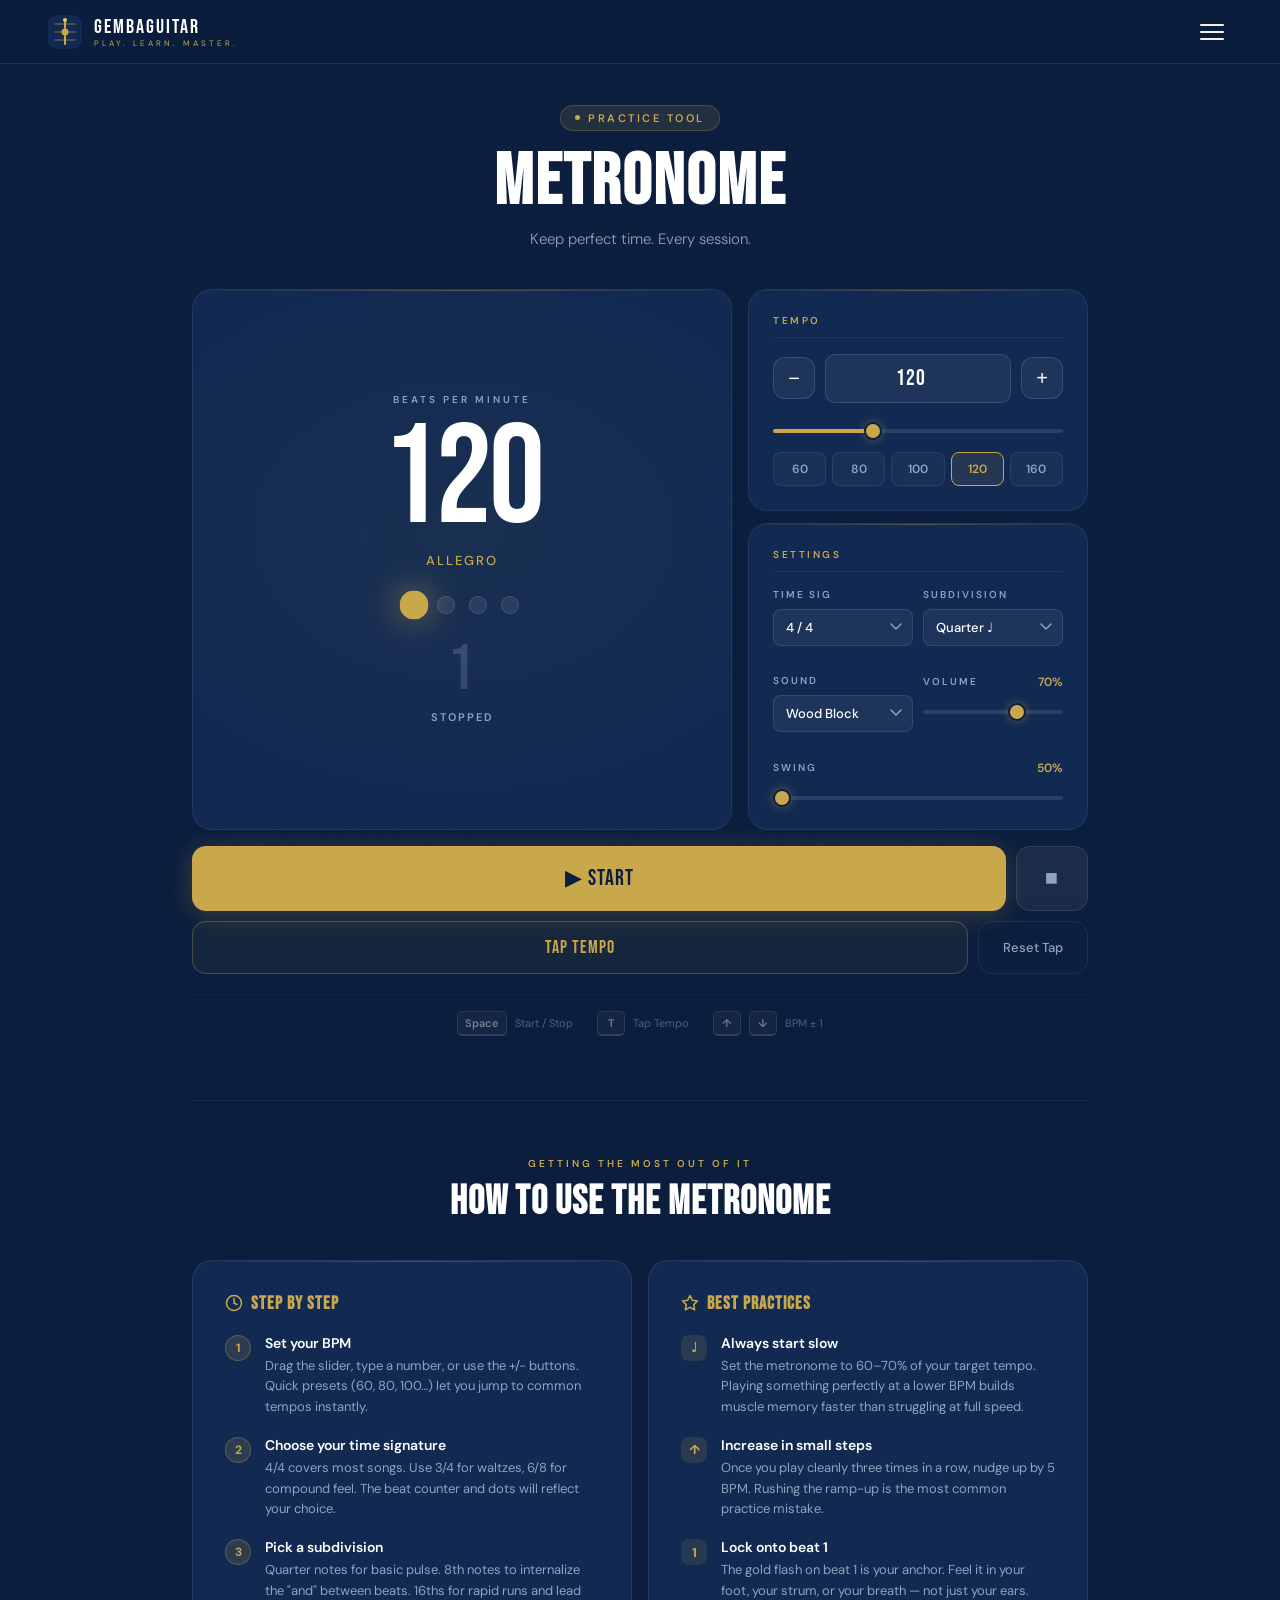
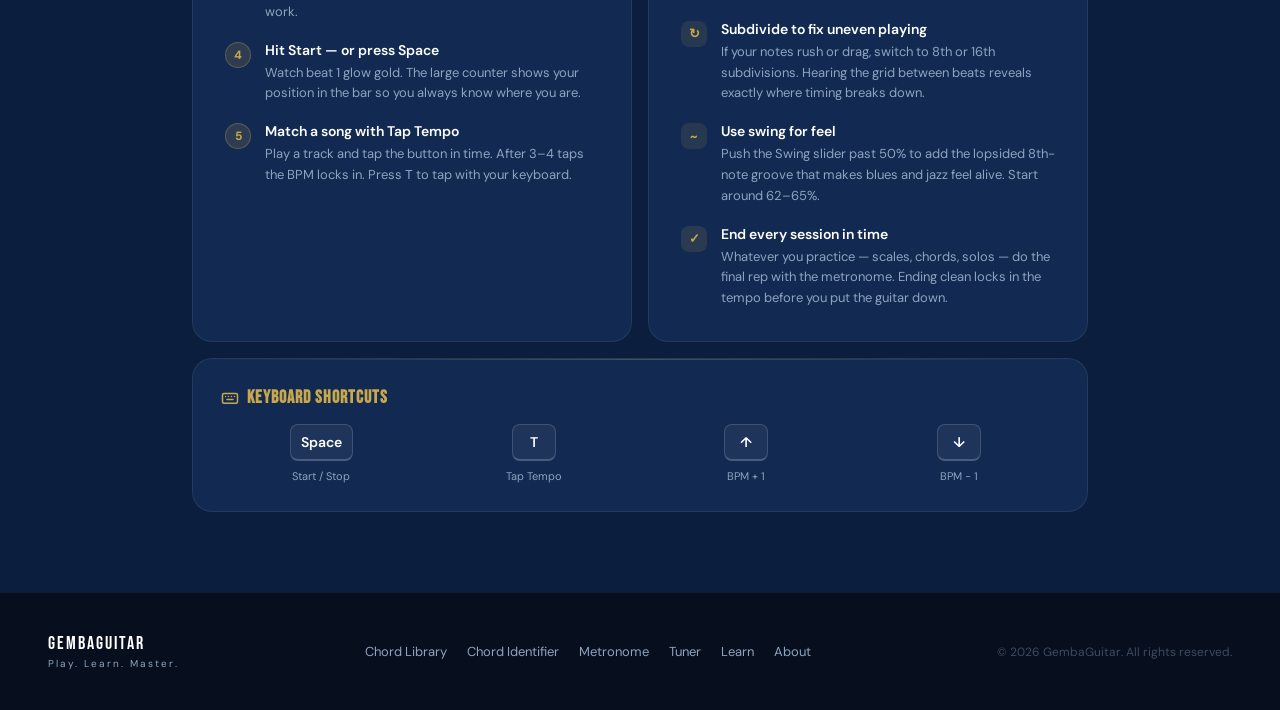
<file: metronome/index.html>
<!DOCTYPE html>
<html lang="en">
<head>
  <meta charset="UTF-8" />
  <meta name="viewport" content="width=device-width, initial-scale=1.0" />
  <meta name="description" content="Free online guitar metronome. Adjustable BPM, tap tempo, time signatures, and swing. Perfect for guitar practice."/>
  <meta name="keywords" content="online metronome, guitar metronome, free metronome, tap tempo, BPM"/>
  <meta property="og:title" content="Free Online Metronome — GembaGuitar"/>
  <meta property="og:description" content="Free online metronome with tap tempo, time signatures, and swing. Built for guitar practice."/>
  <meta property="og:url" content="https://gembaguitar.com/metronome/"/>
  <meta property="og:type" content="website"/>
  <title>Metronome — GembaGuitar</title>
  <link href="https://fonts.googleapis.com/css2?family=Bebas+Neue&family=DM+Sans:wght@300;400;500;600&family=DM+Serif+Display:ital@0;1&display=swap" rel="stylesheet"/>
  <style>
    *, *::before, *::after { box-sizing: border-box; margin: 0; padding: 0; }

    :root {
      --navy:       #0b1e3d;
      --navy-mid:   #122a52;
      --navy-light: #1a3a6e;
      --gold:       #c9a84c;
      --gold-light: #e8c96a;
      --cream:      #f5f0e8;
      --white:      #ffffff;
      --muted:      #8fa3bf;
      --danger:     #e05555;
      --font-display: 'Bebas Neue', sans-serif;
      --font-serif:   'DM Serif Display', serif;
      --font-body:    'DM Sans', sans-serif;
      --navbar-h:   64px;
    }

    html { scroll-behavior: smooth; }

    body {
      background: var(--navy);
      color: var(--white);
      font-family: var(--font-body);
      min-height: 100vh;
      overflow-x: hidden;
    }

    body::before {
      content: '';
      position: fixed;
      inset: 0;
      background-image: url("data:image/svg+xml,%3Csvg viewBox='0 0 256 256' xmlns='http://www.w3.org/2000/svg'%3E%3Cfilter id='noise'%3E%3CfeTurbulence type='fractalNoise' baseFrequency='0.9' numOctaves='4' stitchTiles='stitch'/%3E%3C/filter%3E%3Crect width='100%25' height='100%25' filter='url(%23noise)' opacity='0.04'/%3E%3C/svg%3E");
      pointer-events: none;
      z-index: 0;
      opacity: 0.4;
    }

    /* ── NAVBAR ── */
    nav {
      position: fixed;
      top: 0; left: 0; right: 0;
      z-index: 100;
      display: flex;
      align-items: center;
      justify-content: space-between;
      padding: 0 48px;
      height: var(--navbar-h);
      background: rgba(11, 30, 61, 0.95);
      backdrop-filter: blur(12px);
      border-bottom: 1px solid rgba(201, 168, 76, 0.15);
    }

    .nav-logo {
      display: flex;
      align-items: center;
      gap: 12px;
      text-decoration: none;
    }

    .nav-logo-mark { width: 34px; height: 34px; flex-shrink: 0; }

    .nav-logo-text { display: flex; flex-direction: column; line-height: 1; }

    .nav-logo-text strong {
      font-family: var(--font-display);
      font-size: 20px;
      letter-spacing: 2px;
      color: var(--white);
      font-weight: 400;
    }

    .nav-logo-text span {
      font-size: 8px;
      letter-spacing: 3px;
      text-transform: uppercase;
      color: var(--gold);
      margin-top: 2px;
    }

    .nav-links { display: flex; align-items: center; gap: 4px; list-style: none; }

    .nav-links a {
      color: rgba(255,255,255,0.7);
      font-size: 13px;
      font-weight: 500;
      text-decoration: none;
      padding: 7px 14px;
      border-radius: 6px;
      transition: color 0.2s, background 0.2s;
    }

    .nav-links a:hover { color: var(--white); background: rgba(255,255,255,0.06); }
    .nav-links a.active { color: var(--gold); }

    .nav-back {
      color: var(--muted) !important;
      font-size: 13px;
      display: flex;
      align-items: center;
      gap: 6px;
    }

    /* ── PAGE ── */
    .page {
      position: relative;
      z-index: 1;
      padding-top: calc(var(--navbar-h) + 40px);
      padding-bottom: 80px;
      min-height: 100vh;
    }

    .wide-container {
      width: 100%;
      max-width: 960px;
      margin: 0 auto;
      padding: 0 32px;
    }

    /* ── PAGE HEADER ── */
    .page-header {
      text-align: center;
      margin-bottom: 40px;
    }

    .page-eyebrow {
      display: inline-flex;
      align-items: center;
      gap: 8px;
      background: rgba(201, 168, 76, 0.12);
      border: 1px solid rgba(201, 168, 76, 0.25);
      border-radius: 100px;
      padding: 5px 14px;
      font-size: 11px;
      font-weight: 600;
      letter-spacing: 2.5px;
      text-transform: uppercase;
      color: var(--gold);
      margin-bottom: 16px;
    }

    .page-eyebrow::before {
      content: '';
      width: 5px;
      height: 5px;
      background: var(--gold);
      border-radius: 50%;
    }

    .page-title {
      font-family: var(--font-display);
      font-size: clamp(48px, 8vw, 72px);
      letter-spacing: 2px;
      color: var(--white);
      line-height: 1;
      margin-bottom: 10px;
    }

    .page-subtitle {
      font-size: 15px;
      color: var(--muted);
      font-weight: 300;
    }

    /* ── MAIN TWO-COLUMN LAYOUT ── */
    .metronome-layout {
      display: grid;
      grid-template-columns: 1fr 340px;
      gap: 16px;
      margin-bottom: 16px;
    }

    /* ── CARDS ── */
    .card {
      background: var(--navy-mid);
      border: 1px solid rgba(255,255,255,0.07);
      border-radius: 20px;
      padding: 28px;
      position: relative;
      overflow: hidden;
    }

    .card::before {
      content: '';
      position: absolute;
      top: 0; left: 0; right: 0;
      height: 1px;
      background: linear-gradient(90deg, transparent, rgba(201,168,76,0.35), transparent);
    }

    /* ── LEFT: STAGE AREA ── */
    .stage-card {
      display: flex;
      flex-direction: column;
      align-items: center;
      justify-content: center;
      text-align: center;
      min-height: 400px;
      background: var(--navy-mid);
      background-image:
        radial-gradient(ellipse 70% 50% at 50% 45%, rgba(201,168,76,0.04) 0%, transparent 100%);
    }

    .bpm-label {
      font-size: 10px;
      font-weight: 600;
      letter-spacing: 3px;
      text-transform: uppercase;
      color: var(--muted);
      margin-bottom: 4px;
    }

    #bpmDisplay {
      font-family: var(--font-display);
      font-size: 140px;
      line-height: 1;
      letter-spacing: -3px;
      color: var(--white);
      transition: color 0.1s, text-shadow 0.1s;
      display: block;
    }

    #bpmDisplay.pulse {
      color: var(--gold);
      text-shadow: 0 0 40px rgba(201,168,76,0.25);
    }

    .bpm-tempo-label {
      font-size: 13px;
      color: var(--gold);
      letter-spacing: 2px;
      text-transform: uppercase;
      font-weight: 500;
      margin-top: 2px;
      margin-bottom: 24px;
      min-height: 20px;
    }

    .beat-dots {
      display: flex;
      justify-content: center;
      gap: 14px;
      flex-wrap: wrap;
      margin-bottom: 24px;
    }

    .beat-dot {
      width: 18px;
      height: 18px;
      border-radius: 50%;
      background: rgba(255,255,255,0.08);
      border: 1px solid rgba(255,255,255,0.12);
      transition: background 0.06s, transform 0.06s, box-shadow 0.06s;
    }

    .beat-dot.accent {
      background: rgba(201,168,76,0.2);
      border-color: rgba(201,168,76,0.4);
    }

    .beat-dot.active {
      background: var(--white);
      transform: scale(1.6);
      box-shadow: 0 0 14px rgba(255,255,255,0.5);
      border-color: transparent;
    }

    .beat-dot.accent.active {
      background: var(--gold);
      box-shadow: 0 0 22px rgba(201,168,76,0.7);
    }

    #beatCounter {
      font-family: var(--font-display);
      font-size: 64px;
      line-height: 1;
      letter-spacing: 2px;
      color: rgba(255,255,255,0.15);
      transition: transform 0.07s ease, color 0.07s ease;
      display: block;
      margin-bottom: 8px;
    }

    #beatCounter.pulse {
      transform: scale(1.1);
      color: rgba(255,255,255,0.3);
    }

    #beatCounter.accent-pulse {
      transform: scale(1.15);
      color: var(--gold);
    }

    #status {
      font-size: 11px;
      font-weight: 600;
      letter-spacing: 2px;
      text-transform: uppercase;
      color: var(--muted);
      min-height: 16px;
    }

    #status.running { color: var(--gold); }

    /* ── RIGHT: CONTROLS PANEL ── */
    .controls-panel {
      display: flex;
      flex-direction: column;
      gap: 12px;
    }

    .controls-card {
      background: var(--navy-mid);
      border: 1px solid rgba(255,255,255,0.07);
      border-radius: 20px;
      padding: 24px;
      position: relative;
      overflow: hidden;
    }

    .controls-card::before {
      content: '';
      position: absolute;
      top: 0; left: 0; right: 0;
      height: 1px;
      background: linear-gradient(90deg, transparent, rgba(201,168,76,0.35), transparent);
    }

    .controls-section-label {
      font-size: 10px;
      font-weight: 600;
      letter-spacing: 2.5px;
      text-transform: uppercase;
      color: var(--gold);
      margin-bottom: 16px;
      padding-bottom: 10px;
      border-bottom: 1px solid rgba(255,255,255,0.06);
    }

    /* BPM Adjust */
    .bpm-adjust-row {
      display: flex;
      align-items: center;
      gap: 10px;
      margin-bottom: 14px;
    }

    .nudge-btn {
      width: 42px;
      height: 42px;
      border-radius: 12px;
      border: 1px solid rgba(255,255,255,0.12);
      background: rgba(255,255,255,0.05);
      color: var(--white);
      font-size: 20px;
      font-weight: 300;
      cursor: pointer;
      display: flex;
      align-items: center;
      justify-content: center;
      transition: background 0.15s, border-color 0.15s, transform 0.1s;
      flex-shrink: 0;
    }

    .nudge-btn:hover {
      background: rgba(201,168,76,0.12);
      border-color: rgba(201,168,76,0.4);
      color: var(--gold);
    }

    .nudge-btn:active { transform: scale(0.92); }

    #bpm {
      flex: 1;
      background: rgba(255,255,255,0.05);
      border: 1px solid rgba(255,255,255,0.12);
      border-radius: 10px;
      color: var(--white);
      font-family: var(--font-display);
      font-size: 22px;
      letter-spacing: 1px;
      padding: 10px 12px;
      text-align: center;
      outline: none;
    }

    #bpm:focus { border-color: rgba(201,168,76,0.5); }

    .slider-row { margin-bottom: 14px; }

    input[type="range"] {
      -webkit-appearance: none;
      appearance: none;
      width: 100%;
      height: 4px;
      border-radius: 2px;
      background: rgba(255,255,255,0.1);
      outline: none;
      cursor: pointer;
    }

    input[type="range"]::-webkit-slider-thumb {
      -webkit-appearance: none;
      width: 18px;
      height: 18px;
      border-radius: 50%;
      background: var(--gold);
      border: 2px solid var(--navy);
      box-shadow: 0 0 10px rgba(201,168,76,0.4);
      cursor: pointer;
      transition: transform 0.1s, box-shadow 0.1s;
    }

    input[type="range"]::-webkit-slider-thumb:hover {
      transform: scale(1.2);
      box-shadow: 0 0 16px rgba(201,168,76,0.6);
    }

    #bpmSlider {
      background: linear-gradient(
        to right,
        var(--gold) 0%,
        var(--gold) var(--fill, 33%),
        rgba(255,255,255,0.1) var(--fill, 33%),
        rgba(255,255,255,0.1) 100%
      );
    }

    .quick-row {
      display: grid;
      grid-template-columns: repeat(5, 1fr);
      gap: 6px;
    }

    .quickBpmBtn {
      padding: 8px 4px;
      border: 1px solid rgba(255,255,255,0.08);
      border-radius: 8px;
      background: rgba(255,255,255,0.03);
      color: var(--muted);
      font-family: var(--font-body);
      font-size: 12px;
      font-weight: 600;
      cursor: pointer;
      transition: all 0.15s;
    }

    .quickBpmBtn:hover {
      border-color: rgba(201,168,76,0.35);
      color: var(--gold);
      background: rgba(201,168,76,0.06);
    }

    .quickBpmBtn.active {
      border-color: var(--gold);
      color: var(--gold);
      background: rgba(201,168,76,0.1);
    }

    .setting-row { margin-bottom: 14px; }
    .setting-row:last-child { margin-bottom: 0; }

    .setting-label {
      font-size: 10px;
      font-weight: 600;
      letter-spacing: 2px;
      text-transform: uppercase;
      color: var(--muted);
      margin-bottom: 8px;
      display: flex;
      justify-content: space-between;
      align-items: center;
    }

    .range-val {
      font-size: 12px;
      color: var(--gold);
      font-weight: 600;
      letter-spacing: 0;
    }

    .settings-2col {
      display: grid;
      grid-template-columns: 1fr 1fr;
      gap: 10px;
      margin-bottom: 14px;
    }

    select {
      width: 100%;
      background: rgba(255,255,255,0.05);
      border: 1px solid rgba(255,255,255,0.1);
      border-radius: 8px;
      color: var(--white);
      font-family: var(--font-body);
      font-size: 13px;
      font-weight: 500;
      padding: 9px 28px 9px 12px;
      cursor: pointer;
      outline: none;
      appearance: none;
      background-image: url("data:image/svg+xml,%3Csvg xmlns='http://www.w3.org/2000/svg' width='12' height='8' viewBox='0 0 12 8'%3E%3Cpath d='M1 1l5 5 5-5' stroke='%238fa3bf' stroke-width='1.5' fill='none' stroke-linecap='round'/%3E%3C/svg%3E");
      background-repeat: no-repeat;
      background-position: right 10px center;
    }

    select:focus { border-color: rgba(201,168,76,0.4); }

    select option {
      background: var(--navy-mid);
      color: var(--white);
      padding: 8px;
    }

    /* ── TRANSPORT ── */
    .transport-bar {
      display: flex;
      gap: 10px;
      margin-bottom: 10px;
    }

    .btn {
      flex: 1;
      padding: 18px 10px;
      border: none;
      border-radius: 14px;
      font-family: var(--font-display);
      font-size: 22px;
      letter-spacing: 1px;
      cursor: pointer;
      transition: transform 0.1s, box-shadow 0.2s, background 0.2s;
    }

    .btn:active { transform: scale(0.97); }

    .btn-start {
      background: var(--gold);
      color: var(--navy);
      box-shadow: 0 4px 24px rgba(201,168,76,0.25);
    }

    .btn-start:hover {
      background: var(--gold-light);
      box-shadow: 0 4px 32px rgba(201,168,76,0.4);
    }

    .btn-stop {
      background: rgba(255,255,255,0.06);
      color: var(--muted);
      border: 1px solid rgba(255,255,255,0.1);
      flex: 0 0 72px;
    }

    .btn-stop:hover {
      background: rgba(224,85,85,0.15);
      border-color: rgba(224,85,85,0.4);
      color: #f08080;
    }

    .btn-tap {
      flex: 1;
      padding: 15px 10px;
      border-radius: 14px;
      border: 1px solid rgba(201,168,76,0.3);
      background: rgba(201,168,76,0.06);
      color: var(--gold);
      font-family: var(--font-display);
      font-size: 18px;
      letter-spacing: 1px;
      cursor: pointer;
      transition: all 0.15s;
    }

    .btn-tap:hover {
      background: rgba(201,168,76,0.12);
      border-color: rgba(201,168,76,0.5);
    }

    .btn-tap:active { transform: scale(0.94); }

    .btn-reset {
      padding: 15px 24px;
      border-radius: 14px;
      border: 1px solid rgba(255,255,255,0.08);
      background: transparent;
      color: var(--muted);
      font-family: var(--font-body);
      font-size: 13px;
      font-weight: 500;
      cursor: pointer;
      transition: all 0.15s;
    }

    .btn-reset:hover {
      border-color: rgba(255,255,255,0.2);
      color: var(--white);
    }

    .btn-reset:active { transform: scale(0.96); }

    .secondary-transport { display: flex; gap: 10px; }

    /* ── KEYBOARD HINT ── */
    .keyboard-hint {
      display: flex;
      justify-content: center;
      gap: 24px;
      margin-top: 20px;
      padding-top: 16px;
      border-top: 1px solid rgba(255,255,255,0.04);
    }

    .kb-item {
      display: flex;
      align-items: center;
      gap: 8px;
      font-size: 11px;
      color: rgba(143,163,191,0.5);
    }

    .kb-item kbd {
      display: inline-flex;
      align-items: center;
      justify-content: center;
      min-width: 28px;
      padding: 4px 7px;
      background: rgba(255,255,255,0.04);
      border: 1px solid rgba(255,255,255,0.1);
      border-bottom: 2px solid rgba(255,255,255,0.13);
      border-radius: 5px;
      font-family: var(--font-body);
      font-size: 11px;
      font-weight: 600;
      color: rgba(255,255,255,0.4);
    }

    /* ── GUIDE SECTION ── */
    .guide-section {
      margin-top: 64px;
      padding-top: 56px;
      border-top: 1px solid rgba(255,255,255,0.06);
    }

    .guide-header {
      text-align: center;
      margin-bottom: 36px;
    }

    .guide-eyebrow {
      font-size: 10px;
      font-weight: 600;
      letter-spacing: 3px;
      text-transform: uppercase;
      color: var(--gold);
      margin-bottom: 10px;
    }

    .guide-title {
      font-family: var(--font-display);
      font-size: clamp(28px, 5vw, 40px);
      letter-spacing: 1px;
      color: var(--white);
      line-height: 1.1;
    }

    .guide-grid {
      display: grid;
      grid-template-columns: 1fr 1fr;
      gap: 16px;
      margin-bottom: 16px;
    }

    .guide-card {
      background: var(--navy-mid);
      border: 1px solid rgba(255,255,255,0.07);
      border-radius: 20px;
      padding: 32px;
      position: relative;
      overflow: hidden;
    }

    .guide-card::before {
      content: '';
      position: absolute;
      top: 0; left: 0; right: 0;
      height: 1px;
      background: linear-gradient(90deg, transparent, rgba(201,168,76,0.3), transparent);
    }

    .guide-card-title {
      font-family: var(--font-display);
      font-size: 18px;
      letter-spacing: 1px;
      color: var(--gold);
      margin-bottom: 20px;
      display: flex;
      align-items: center;
      gap: 8px;
    }

    .guide-card-title svg { stroke: var(--gold); flex-shrink: 0; }

    .guide-steps {
      list-style: none;
      display: flex;
      flex-direction: column;
      gap: 18px;
    }

    .guide-steps li { display: flex; gap: 14px; align-items: flex-start; }

    .step-num {
      flex-shrink: 0;
      width: 26px;
      height: 26px;
      border-radius: 50%;
      background: rgba(201,168,76,0.15);
      border: 1px solid rgba(201,168,76,0.3);
      color: var(--gold);
      font-size: 12px;
      font-weight: 700;
      display: flex;
      align-items: center;
      justify-content: center;
      margin-top: 1px;
    }

    .guide-steps strong { display: block; font-size: 14px; font-weight: 600; color: var(--white); margin-bottom: 4px; }
    .guide-steps p { font-size: 13px; color: var(--muted); line-height: 1.6; }

    .guide-tips {
      list-style: none;
      display: flex;
      flex-direction: column;
      gap: 18px;
    }

    .guide-tips li { display: flex; gap: 14px; align-items: flex-start; }

    .tip-icon {
      flex-shrink: 0;
      width: 26px;
      height: 26px;
      border-radius: 8px;
      background: rgba(201,168,76,0.12);
      color: var(--gold);
      font-size: 13px;
      font-weight: 700;
      display: flex;
      align-items: center;
      justify-content: center;
      margin-top: 1px;
    }

    .guide-tips strong { display: block; font-size: 14px; font-weight: 600; color: var(--white); margin-bottom: 4px; }
    .guide-tips p { font-size: 13px; color: var(--muted); line-height: 1.6; }

    .shortcuts-card {
      background: var(--navy-mid);
      border: 1px solid rgba(255,255,255,0.07);
      border-radius: 20px;
      padding: 28px;
      position: relative;
      overflow: hidden;
    }

    .shortcuts-card::before {
      content: '';
      position: absolute;
      top: 0; left: 0; right: 0;
      height: 1px;
      background: linear-gradient(90deg, transparent, rgba(201,168,76,0.3), transparent);
    }

    .shortcuts-grid {
      display: grid;
      grid-template-columns: repeat(4, 1fr);
      gap: 12px;
    }

    .shortcut { display: flex; flex-direction: column; align-items: center; gap: 8px; text-align: center; }

    .shortcut kbd {
      display: inline-flex;
      align-items: center;
      justify-content: center;
      min-width: 44px;
      padding: 8px 10px;
      background: rgba(255,255,255,0.05);
      border: 1px solid rgba(255,255,255,0.15);
      border-bottom: 2px solid rgba(255,255,255,0.2);
      border-radius: 8px;
      font-family: var(--font-body);
      font-size: 14px;
      font-weight: 600;
      color: var(--white);
    }

    .shortcut span { font-size: 11px; color: var(--muted); }

    /* ── FOOTER ── */
    footer {
      position: relative;
      z-index: 1;
      background: #070f1e;
      padding: 40px 48px;
      display: flex;
      align-items: center;
      justify-content: space-between;
      flex-wrap: wrap;
      gap: 20px;
      border-top: 1px solid rgba(255,255,255,0.05);
    }

    .footer-logo strong {
      font-family: var(--font-display);
      font-size: 18px;
      letter-spacing: 2px;
      color: var(--white);
      font-weight: 400;
      display: block;
    }

    .footer-logo span { font-size: 10px; color: var(--muted); letter-spacing: 2px; margin-top: 3px; display: block; }
    .footer-links { display: flex; gap: 20px; flex-wrap: wrap; }
    .footer-links a { color: var(--muted); text-decoration: none; font-size: 13px; transition: color 0.2s; }
    .footer-links a:hover { color: var(--gold); }
    .footer-copy { font-size: 12px; color: rgba(143,163,191,0.4); }

    /* ── RESPONSIVE ── */
    @media (max-width: 768px) {
      nav { padding: 0 20px; }
      .nav-links { display: none; }
      .wide-container { padding: 0 20px; }
      .metronome-layout { grid-template-columns: 1fr; }
      .stage-card { min-height: 300px; }
      #bpmDisplay { font-size: 96px; }
      #beatCounter { font-size: 48px; }
      .guide-grid { grid-template-columns: 1fr; }
      .shortcuts-grid { grid-template-columns: repeat(2, 1fr); }
      .keyboard-hint { display: none; }
      footer { padding: 36px 24px; flex-direction: column; align-items: flex-start; }
    }

    @media (max-width: 480px) {
      #bpmDisplay { font-size: 72px; }
      .settings-2col { grid-template-columns: 1fr; }
    }
  </style>
  <script src="/js/gemba-nav.js"></script>
</head>
<body>

  <!-- ── NAVBAR ── -->
  <nav>
    <a href="/" class="nav-logo">
      <svg class="nav-logo-mark" viewBox="0 0 34 34" fill="none" xmlns="http://www.w3.org/2000/svg">
        <rect width="34" height="34" rx="9" fill="#122a52"/>
        <line x1="7" y1="9"  x2="27" y2="9"  stroke="#c9a84c" stroke-width="1.5" stroke-linecap="round" opacity="0.4"/>
        <line x1="7" y1="17" x2="27" y2="17" stroke="#c9a84c" stroke-width="1.5" stroke-linecap="round" opacity="0.4"/>
        <line x1="7" y1="25" x2="27" y2="25" stroke="#c9a84c" stroke-width="1.5" stroke-linecap="round" opacity="0.4"/>
        <line x1="17" y1="5" x2="17" y2="29" stroke="#c9a84c" stroke-width="2" stroke-linecap="round"/>
        <circle cx="17" cy="17" r="3.5" fill="#c9a84c"/>
        <circle cx="17" cy="5"  r="2"   fill="#e8c96a"/>
      </svg>
      <div class="nav-logo-text">
        <strong>GembaGuitar</strong>
        <span>Play. Learn. Master.</span>
      </div>
    </a>
    <ul class="nav-links">
      <li><a href="/chord-lookup">Chord Library</a></li>
      <li><a href="/chord-generator">Chord Identifier</a></li>
      <li><a href="/metronome" class="active">Metronome</a></li>
      <li><a href="/tuner">Tuner</a></li>
      <li><a href="/learn">Learn</a></li>
      <li><a href="/blog">Blog</a></li>
      <li><a href="/tab-creator">Tab Creator</a></li>
      <li><a href="/resources">Resources</a></li>
    </ul>
    <a href="/" class="nav-back">
      <svg width="14" height="14" viewBox="0 0 24 24" fill="none" stroke="currentColor" stroke-width="2.5" stroke-linecap="round" stroke-linejoin="round"><polyline points="15 18 9 12 15 6"/></svg>
      Home
    </a>
  </nav>

  <!-- ── PAGE ── -->
  <main class="page">
    <div class="wide-container">

      <div class="page-header">
        <div class="page-eyebrow">Practice Tool</div>
        <h1 class="page-title">Metronome</h1>
        <p class="page-subtitle">Keep perfect time. Every session.</p>
      </div>

      <!-- ── TWO-COLUMN LAYOUT ── -->
      <div class="metronome-layout">

        <!-- LEFT: Stage -->
        <div class="card stage-card">
          <div class="bpm-label">Beats per minute</div>
          <span id="bpmDisplay">120</span>
          <div class="bpm-tempo-label" id="tempoLabel">Moderato</div>
          <div id="beatDots" class="beat-dots"></div>
          <span id="beatCounter">1</span>
          <div id="status">Stopped</div>
        </div>

        <!-- RIGHT: Controls -->
        <div class="controls-panel">
          <div class="controls-card">
            <div class="controls-section-label">Tempo</div>
            <div class="bpm-adjust-row">
              <button class="nudge-btn" id="bpmDown" type="button">−</button>
              <input id="bpm" type="number" min="30" max="300" value="120" />
              <button class="nudge-btn" id="bpmUp" type="button">+</button>
            </div>
            <div class="slider-row">
              <input id="bpmSlider" type="range" min="30" max="300" value="120" />
            </div>
            <div class="quick-row">
              <button class="quickBpmBtn" data-bpm="60">60</button>
              <button class="quickBpmBtn" data-bpm="80">80</button>
              <button class="quickBpmBtn" data-bpm="100">100</button>
              <button class="quickBpmBtn" data-bpm="120">120</button>
              <button class="quickBpmBtn" data-bpm="160">160</button>
            </div>
          </div>

          <div class="controls-card">
            <div class="controls-section-label">Settings</div>
            <div class="settings-2col">
              <div class="setting-row">
                <div class="setting-label">Time Sig</div>
                <select id="timeSignature">
                  <option value="4/4">4 / 4</option>
                  <option value="3/4">3 / 4</option>
                  <option value="2/4">2 / 4</option>
                  <option value="5/4">5 / 4</option>
                  <option value="6/8">6 / 8</option>
                  <option value="7/4">7 / 4</option>
                </select>
              </div>
              <div class="setting-row">
                <div class="setting-label">Subdivision</div>
                <select id="subdivision">
                  <option value="quarter">Quarter ♩</option>
                  <option value="eighth">8th ♪</option>
                  <option value="sixteenth">16th ♬</option>
                </select>
              </div>
            </div>
            <div class="settings-2col">
              <div class="setting-row">
                <div class="setting-label">Sound</div>
                <select id="soundSelect">
                  <option value="wood">Wood Block</option>
                  <option value="click">Sharp Click</option>
                  <option value="beep">Soft Beep</option>
                  <option value="cowbell">Cowbell</option>
                </select>
              </div>
              <div class="setting-row">
                <div class="setting-label">Volume <span class="range-val" id="volumeValue">70%</span></div>
                <input id="volume" type="range" min="0" max="100" value="70" />
              </div>
            </div>
            <div class="setting-row">
              <div class="setting-label">Swing <span class="range-val" id="swingValue">50%</span></div>
              <input id="swing" type="range" min="50" max="75" value="50" />
            </div>
          </div>
        </div>
      </div>

      <!-- ── TRANSPORT ── -->
      <div class="transport-bar">
        <button class="btn btn-start" id="startBtn" type="button">▶ Start</button>
        <button class="btn btn-stop"  id="stopBtn"  type="button">■</button>
      </div>
      <div class="secondary-transport">
        <button class="btn-tap"   id="tapBtn"      type="button">Tap Tempo</button>
        <button class="btn-reset" id="resetTapBtn" type="button">Reset Tap</button>
      </div>

      <div class="keyboard-hint">
        <div class="kb-item"><kbd>Space</kbd> Start / Stop</div>
        <div class="kb-item"><kbd>T</kbd> Tap Tempo</div>
        <div class="kb-item"><kbd>↑</kbd><kbd>↓</kbd> BPM ± 1</div>
      </div>

      <!-- ── GUIDE ── -->
      <div class="guide-section">
        <div class="guide-header">
          <div class="guide-eyebrow">Getting the Most Out of It</div>
          <h2 class="guide-title">How to Use the Metronome</h2>
        </div>

        <div class="guide-grid">
          <div class="guide-card">
            <h3 class="guide-card-title">
              <svg width="18" height="18" viewBox="0 0 24 24" fill="none" stroke="currentColor" stroke-width="2" stroke-linecap="round" stroke-linejoin="round"><circle cx="12" cy="12" r="10"/><polyline points="12 6 12 12 16 14"/></svg>
              Step by Step
            </h3>
            <ol class="guide-steps">
              <li><span class="step-num">1</span><div><strong>Set your BPM</strong><p>Drag the slider, type a number, or use the +/− buttons. Quick presets (60, 80, 100…) let you jump to common tempos instantly.</p></div></li>
              <li><span class="step-num">2</span><div><strong>Choose your time signature</strong><p>4/4 covers most songs. Use 3/4 for waltzes, 6/8 for compound feel. The beat counter and dots will reflect your choice.</p></div></li>
              <li><span class="step-num">3</span><div><strong>Pick a subdivision</strong><p>Quarter notes for basic pulse. 8th notes to internalize the "and" between beats. 16ths for rapid runs and lead work.</p></div></li>
              <li><span class="step-num">4</span><div><strong>Hit Start — or press Space</strong><p>Watch beat 1 glow gold. The large counter shows your position in the bar so you always know where you are.</p></div></li>
              <li><span class="step-num">5</span><div><strong>Match a song with Tap Tempo</strong><p>Play a track and tap the button in time. After 3–4 taps the BPM locks in. Press <kbd>T</kbd> to tap with your keyboard.</p></div></li>
            </ol>
          </div>

          <div class="guide-card">
            <h3 class="guide-card-title">
              <svg width="18" height="18" viewBox="0 0 24 24" fill="none" stroke="currentColor" stroke-width="2" stroke-linecap="round" stroke-linejoin="round"><polygon points="12 2 15.09 8.26 22 9.27 17 14.14 18.18 21.02 12 17.77 5.82 21.02 7 14.14 2 9.27 8.91 8.26 12 2"/></svg>
              Best Practices
            </h3>
            <ul class="guide-tips">
              <li><span class="tip-icon">♩</span><div><strong>Always start slow</strong><p>Set the metronome to 60–70% of your target tempo. Playing something perfectly at a lower BPM builds muscle memory faster than struggling at full speed.</p></div></li>
              <li><span class="tip-icon">↑</span><div><strong>Increase in small steps</strong><p>Once you play cleanly three times in a row, nudge up by 5 BPM. Rushing the ramp-up is the most common practice mistake.</p></div></li>
              <li><span class="tip-icon">1</span><div><strong>Lock onto beat 1</strong><p>The gold flash on beat 1 is your anchor. Feel it in your foot, your strum, or your breath — not just your ears.</p></div></li>
              <li><span class="tip-icon">↻</span><div><strong>Subdivide to fix uneven playing</strong><p>If your notes rush or drag, switch to 8th or 16th subdivisions. Hearing the grid between beats reveals exactly where timing breaks down.</p></div></li>
              <li><span class="tip-icon">~</span><div><strong>Use swing for feel</strong><p>Push the Swing slider past 50% to add the lopsided 8th-note groove that makes blues and jazz feel alive. Start around 62–65%.</p></div></li>
              <li><span class="tip-icon">✓</span><div><strong>End every session in time</strong><p>Whatever you practice — scales, chords, solos — do the final rep with the metronome. Ending clean locks in the tempo before you put the guitar down.</p></div></li>
            </ul>
          </div>
        </div>

        <div class="shortcuts-card">
          <h3 class="guide-card-title" style="margin-bottom:16px;">
            <svg width="18" height="18" viewBox="0 0 24 24" fill="none" stroke="currentColor" stroke-width="2" stroke-linecap="round" stroke-linejoin="round"><rect x="2" y="6" width="20" height="13" rx="2"/><path d="M6 10h.01M10 10h.01M14 10h.01M18 10h.01M8 14h8"/></svg>
            Keyboard Shortcuts
          </h3>
          <div class="shortcuts-grid">
            <div class="shortcut"><kbd>Space</kbd><span>Start / Stop</span></div>
            <div class="shortcut"><kbd>T</kbd><span>Tap Tempo</span></div>
            <div class="shortcut"><kbd>↑</kbd><span>BPM + 1</span></div>
            <div class="shortcut"><kbd>↓</kbd><span>BPM − 1</span></div>
          </div>
        </div>
      </div>

    </div>
  </main>

  <!-- ── FOOTER ── -->
  <footer>
    <div class="footer-logo">
      <strong>GembaGuitar</strong>
      <span>Play. Learn. Master.</span>
    </div>
    <div class="footer-links">
      <a href="/chord-lookup">Chord Library</a>
      <a href="/chord-generator">Chord Identifier</a>
      <a href="/metronome">Metronome</a>
      <a href="/tuner">Tuner</a>
      <a href="/learn">Learn</a>
      <a href="/about">About</a>
    </div>
    <span class="footer-copy">© 2026 GembaGuitar. All rights reserved.</span>
  </footer>

  <script>
  window.AudioEngine = (function () {
    let audioCtx = null;
    let hasTriedLoading = false;
    const sampleBuffers = { normal: null, accent: null };

    function getCtx() {
      if (!audioCtx) audioCtx = new (window.AudioContext || window.webkitAudioContext)();
      return audioCtx;
    }

    async function unlock() {
      const ctx = getCtx();
      if (ctx.state === "suspended") await ctx.resume();
      if (!hasTriedLoading) { hasTriedLoading = true; loadSamples(); }
    }

    async function loadSample(url) {
      try {
        const ctx = getCtx();
        const res = await fetch(url);
        if (!res.ok) throw new Error(`Failed to load ${url}`);
        const arr = await res.arrayBuffer();
        return await ctx.decodeAudioData(arr);
      } catch { return null; }
    }

    async function loadSamples() {
      sampleBuffers.normal = await loadSample("beat.wav");
      sampleBuffers.accent = await loadSample("accent.wav");
    }

    function tone(freq, type, dur, vol, when) {
      const ctx = getCtx();
      const osc  = ctx.createOscillator();
      const gain = ctx.createGain();
      osc.type = type;
      osc.frequency.setValueAtTime(freq, when);
      gain.gain.setValueAtTime(Math.max(0.0001, vol), when);
      gain.gain.exponentialRampToValueAtTime(0.0001, when + dur);
      osc.connect(gain);
      gain.connect(ctx.destination);
      osc.start(when);
      osc.stop(when + dur + 0.01);
    }

    function playBuffer(buffer, volume, when) {
      if (!buffer) return false;
      const ctx    = getCtx();
      const source = ctx.createBufferSource();
      const gain   = ctx.createGain();
      source.buffer = buffer;
      gain.gain.setValueAtTime(Math.max(0, Math.min(1, volume)), when);
      source.connect(gain);
      gain.connect(ctx.destination);
      source.start(when);
      return true;
    }

    function synthFallback(soundName, isAccent, masterVol, when) {
      const v = Math.max(0, Math.min(1, masterVol));
      switch (soundName) {
        case "wood":
          if (isAccent) { tone(1450,"triangle",0.018,0.24*v,when); tone(980,"triangle",0.020,0.10*v,when); }
          else            tone(900,"triangle",0.018,0.13*v,when);
          break;
        case "click":
          if (isAccent) { tone(2400,"square",0.008,0.16*v,when); tone(1800,"square",0.010,0.08*v,when); }
          else            tone(1750,"square",0.007,0.08*v,when);
          break;
        case "beep":
          tone(isAccent?1350:950,"sine",isAccent?0.03:0.025,isAccent?0.13*v:0.08*v,when);
          break;
        case "cowbell":
          if (isAccent) { tone(1750,"square",0.014,0.15*v,when); tone(1180,"triangle",0.018,0.09*v,when); }
          else            tone(1250,"square",0.012,0.08*v,when);
          break;
        default:
          tone(isAccent?1400:1000,"triangle",0.02,isAccent?0.12*v:0.08*v,when);
      }
    }

    function playAt(soundName, isAccent, masterVol, when) {
      const v = Math.max(0, Math.min(1, masterVol));
      const usedSample = isAccent
        ? playBuffer(sampleBuffers.accent, v, when)
        : playBuffer(sampleBuffers.normal, v, when);
      if (!usedSample) synthFallback(soundName, isAccent, masterVol, when);
    }

    function currentTime() { return getCtx().currentTime; }

    return { unlock, playAt, currentTime };
  })();

  window.UI = (function () {
    function setStatus(text, running = false) {
      const el = document.getElementById("status");
      if (!el) return;
      el.textContent = text;
      el.className = running ? "running" : "";
    }

    function setBeat(beat) {
      const counter = document.getElementById("beatCounter");
      if (!counter) return;
      counter.textContent = beat;
      counter.classList.remove("pulse", "accent-pulse");
      void counter.offsetWidth;
      counter.classList.add(beat === 1 ? "accent-pulse" : "pulse");
      setTimeout(() => counter.classList.remove("pulse", "accent-pulse"), 120);
    }

    function renderDots(beatsPerMeasure, currentBeat) {
      const container = document.getElementById("beatDots");
      if (!container) return;
      container.innerHTML = "";
      for (let i = 1; i <= beatsPerMeasure; i++) {
        const dot = document.createElement("div");
        dot.className = "beat-dot" +
          (i === 1 ? " accent" : "") +
          (i === currentBeat ? " active" : "");
        container.appendChild(dot);
      }
    }

    return { setStatus, setBeat, renderDots };
  })();

  window.Metronome = (function () {
    let isRunning  = false;
    let schedulerID = null;
    let nextNoteTime = 0;
    let currentBeat  = 1;
    let currentPulse = 0;
    let snapshot     = null;

    const LOOKAHEAD   = 0.15;
    const INTERVAL_MS = 25;

    function getSubdivisionInfo(mode) {
      switch (mode) {
        case "quarter":   return { pulsesPerBeat: 1, label: "Quarter" };
        case "eighth":    return { pulsesPerBeat: 2, label: "8th" };
        case "triplet8":  return { pulsesPerBeat: 3, label: "8th Triplets" };
        case "sixteenth": return { pulsesPerBeat: 4, label: "16th" };
        case "triplet16": return { pulsesPerBeat: 6, label: "16th Triplets" };
        default:          return { pulsesPerBeat: 1, label: "Quarter" };
      }
    }

    function noteInterval(settings, pulseIndexInBeat) {
      const beatDur = 60 / settings.bpm;
      const info    = getSubdivisionInfo(settings.subdivision);
      // Swing applies to eighth notes and sixteenth notes (swing pairs)
      if (settings.swing > 50) {
        const swing = settings.swing / 100;
        if (settings.subdivision === "eighth") {
          // 2 pulses per beat: swing the off-beat
          return pulseIndexInBeat % 2 === 0 ? beatDur * swing : beatDur * (1 - swing);
        }
        if (settings.subdivision === "sixteenth") {
          // 4 pulses per beat: swing in pairs (0-1 swung, 2-3 swung)
          return pulseIndexInBeat % 2 === 0 ? (beatDur / 2) * swing : (beatDur / 2) * (1 - swing);
        }
      }
      return beatDur / info.pulsesPerBeat;
    }

    function scheduleAhead() {
      if (!isRunning || !snapshot) return;
      const now  = window.AudioEngine.currentTime();
      const info = getSubdivisionInfo(snapshot.subdivision);

      while (nextNoteTime < now + LOOKAHEAD) {
        const isMainBeat = currentPulse === 0;
        const isAccent   = isMainBeat && currentBeat === 1;

        window.AudioEngine.playAt(snapshot.sound, isAccent, snapshot.volume, nextNoteTime);

        if (isMainBeat) {
          const beat = currentBeat;
          const bpm  = snapshot.beatsPerMeasure;
          const delay = Math.max(0, (nextNoteTime - now) * 1000);
          setTimeout(() => { window.UI.setBeat(beat); window.UI.renderDots(bpm, beat); }, delay);
        }

        nextNoteTime += noteInterval(snapshot, currentPulse);
        currentPulse++;

        if (currentPulse >= info.pulsesPerBeat) {
          currentPulse = 0;
          currentBeat++;
          if (currentBeat > snapshot.beatsPerMeasure) currentBeat = 1;
        }
      }
    }

    function start(settings) {
      stop();
      snapshot     = { ...settings };
      isRunning    = true;
      currentBeat  = 1;
      currentPulse = 0;
      nextNoteTime = window.AudioEngine.currentTime() + 0.05;

      const info = getSubdivisionInfo(settings.subdivision);
      window.UI.renderDots(settings.beatsPerMeasure, 1);
      window.UI.setStatus(`${settings.bpm} BPM · ${settings.timeSignatureLabel} · ${info.label}`, true);

      schedulerID = setInterval(scheduleAhead, INTERVAL_MS);
      scheduleAhead();
    }

    function stop() {
      isRunning = false;
      if (schedulerID) { clearInterval(schedulerID); schedulerID = null; }
      currentBeat  = 1;
      currentPulse = 0;
      const bpm = snapshot ? snapshot.beatsPerMeasure : 4;
      window.UI.setBeat(1);
      window.UI.renderDots(bpm, 1);
      window.UI.setStatus("Stopped", false);
    }

    function restartIfRunning(settings) { if (isRunning) start(settings); }
    function updateLiveVolume(v) { if (snapshot) snapshot.volume = v; }
    function updateLive(props) {
      if (!snapshot || !isRunning) return;
      Object.assign(snapshot, props);
      const info = getSubdivisionInfo(snapshot.subdivision);
      window.UI.setStatus(`${snapshot.bpm} BPM · ${snapshot.timeSignatureLabel} · ${info.label}`, true);
    }
    function getIsRunning() { return isRunning; }

    return { start, stop, restartIfRunning, updateLiveVolume, updateLive, getIsRunning };
  })();

  (function () {
    const bpmInput    = document.getElementById("bpm");
    const bpmSlider   = document.getElementById("bpmSlider");
    const bpmDisplay  = document.getElementById("bpmDisplay");
    const tempoLabel  = document.getElementById("tempoLabel");
    const timeSig     = document.getElementById("timeSignature");
    const subdivision = document.getElementById("subdivision");
    const swingEl     = document.getElementById("swing");
    const swingVal    = document.getElementById("swingValue");
    const soundSelect = document.getElementById("soundSelect");
    const volumeEl    = document.getElementById("volume");
    const volumeVal   = document.getElementById("volumeValue");
    const startBtn    = document.getElementById("startBtn");
    const stopBtn     = document.getElementById("stopBtn");
    const tapBtn      = document.getElementById("tapBtn");
    const resetTapBtn = document.getElementById("resetTapBtn");
    const bpmUp       = document.getElementById("bpmUp");
    const bpmDown     = document.getElementById("bpmDown");

    let tapTimes = [];

    const TEMPO_NAMES = [
      [0,   40,  "Larghissimo"],
      [40,  60,  "Largo"],
      [60,  66,  "Larghetto"],
      [66,  76,  "Adagio"],
      [76,  108, "Andante"],
      [108, 120, "Moderato"],
      [120, 156, "Allegro"],
      [156, 176, "Vivace"],
      [176, 200, "Presto"],
      [200, 999, "Prestissimo"]
    ];

    function getTempoName(bpm) {
      for (const [lo, hi, name] of TEMPO_NAMES) {
        if (bpm >= lo && bpm < hi) return name;
      }
      return "";
    }

    function clamp(value) {
      const n = parseInt(value, 10);
      return Number.isNaN(n) ? 120 : Math.min(300, Math.max(30, n));
    }

    function getTimeSignatureInfo(value) {
      const [top, bottom] = value.split("/").map(Number);
      return { beatsPerMeasure: top, beatUnit: bottom, label: `${top}/${bottom}` };
    }

    function syncBpm(value) {
      const bpm = clamp(value);
      bpmInput.value     = bpm;
      bpmSlider.value    = bpm;
      bpmDisplay.textContent = bpm;
      tempoLabel.textContent = getTempoName(bpm);
      const pct = (((bpm - 30) / (300 - 30)) * 100).toFixed(1) + "%";
      bpmSlider.style.setProperty("--fill", pct);
      document.querySelectorAll(".quickBpmBtn").forEach(btn => {
        btn.classList.toggle("active", parseInt(btn.dataset.bpm, 10) === bpm);
      });
    }

    function getSettings() {
      const tsInfo = getTimeSignatureInfo(timeSig.value);
      return {
        bpm:                clamp(bpmInput.value),
        beatsPerMeasure:    tsInfo.beatsPerMeasure,
        beatUnit:           tsInfo.beatUnit,
        timeSignatureLabel: tsInfo.label,
        subdivision:        subdivision.value,
        swing:              parseInt(swingEl.value, 10),
        sound:              soundSelect.value,
        volume:             parseInt(volumeEl.value, 10) / 100
      };
    }

    function restart() { window.Metronome.restartIfRunning(getSettings()); }

    // Live-update BPM/swing/sound without restarting the beat cycle
    function liveUpdate() {
      window.Metronome.updateLive({
        bpm:    clamp(bpmInput.value),
        swing:  parseInt(swingEl.value, 10),
        sound:  soundSelect.value
      });
    }

    function handleTap() {
      const now = Date.now();
      tapTimes.push(now);
      if (tapTimes.length > 8) tapTimes.shift();
      if (tapTimes.length >= 2) {
        const intervals = tapTimes.slice(1).map((t, i) => t - tapTimes[i]);
        const avg = intervals.reduce((a, b) => a + b, 0) / intervals.length;
        syncBpm(Math.round(60000 / avg));
        liveUpdate();
      }
      tapBtn.style.transform = "scale(0.93)";
      setTimeout(() => { tapBtn.style.transform = ""; }, 100);
    }

    // BPM changes — live update, no restart
    bpmSlider.addEventListener("input", () => { syncBpm(bpmSlider.value); liveUpdate(); });
    bpmInput.addEventListener("input",  () => { syncBpm(bpmInput.value);  liveUpdate(); });
    bpmUp.addEventListener("click",     () => { syncBpm(clamp(bpmInput.value) + 1); liveUpdate(); });
    bpmDown.addEventListener("click",   () => { syncBpm(clamp(bpmInput.value) - 1); liveUpdate(); });

    // Time sig & subdivision change beat structure — need full restart
    timeSig.addEventListener("change", restart);
    subdivision.addEventListener("change", restart);

    // Swing & sound — live update, no restart
    swingEl.addEventListener("input",  () => { swingVal.textContent  = swingEl.value  + "%"; liveUpdate(); });
    volumeEl.addEventListener("input", () => {
      volumeVal.textContent = volumeEl.value + "%";
      window.Metronome.updateLiveVolume(parseInt(volumeEl.value, 10) / 100);
    });
    soundSelect.addEventListener("change", liveUpdate);

    startBtn.addEventListener("click", async () => {
      await window.AudioEngine.unlock();
      window.Metronome.start(getSettings());
    });

    stopBtn.addEventListener("click", () => window.Metronome.stop());

    tapBtn.addEventListener("click", async () => {
      await window.AudioEngine.unlock();
      handleTap();
    });

    resetTapBtn.addEventListener("click", () => {
      tapTimes = [];
      window.UI.setStatus("Tap reset", false);
    });

    document.querySelectorAll(".quickBpmBtn").forEach(btn => {
      btn.addEventListener("click", () => { syncBpm(btn.dataset.bpm); liveUpdate(); });
    });

    document.addEventListener("keydown", async (e) => {
      const tag = e.target.tagName;
      if (tag === "INPUT" || tag === "SELECT") return;

      if (e.key === " ") {
        e.preventDefault();
        if (window.Metronome.getIsRunning()) {
          window.Metronome.stop();
        } else {
          await window.AudioEngine.unlock();
          window.Metronome.start(getSettings());
        }
      }
      if (e.key === "t" || e.key === "T") { await window.AudioEngine.unlock(); handleTap(); }
      if (e.key === "ArrowUp")   { syncBpm(clamp(bpmInput.value) + 1); liveUpdate(); }
      if (e.key === "ArrowDown") { syncBpm(clamp(bpmInput.value) - 1); liveUpdate(); }
    });

    syncBpm(120);
    swingVal.textContent  = swingEl.value  + "%";
    volumeVal.textContent = volumeEl.value + "%";
    window.UI.renderDots(getTimeSignatureInfo(timeSig.value).beatsPerMeasure, 1);
  })();
  </script>
</body>
</html>
</file>
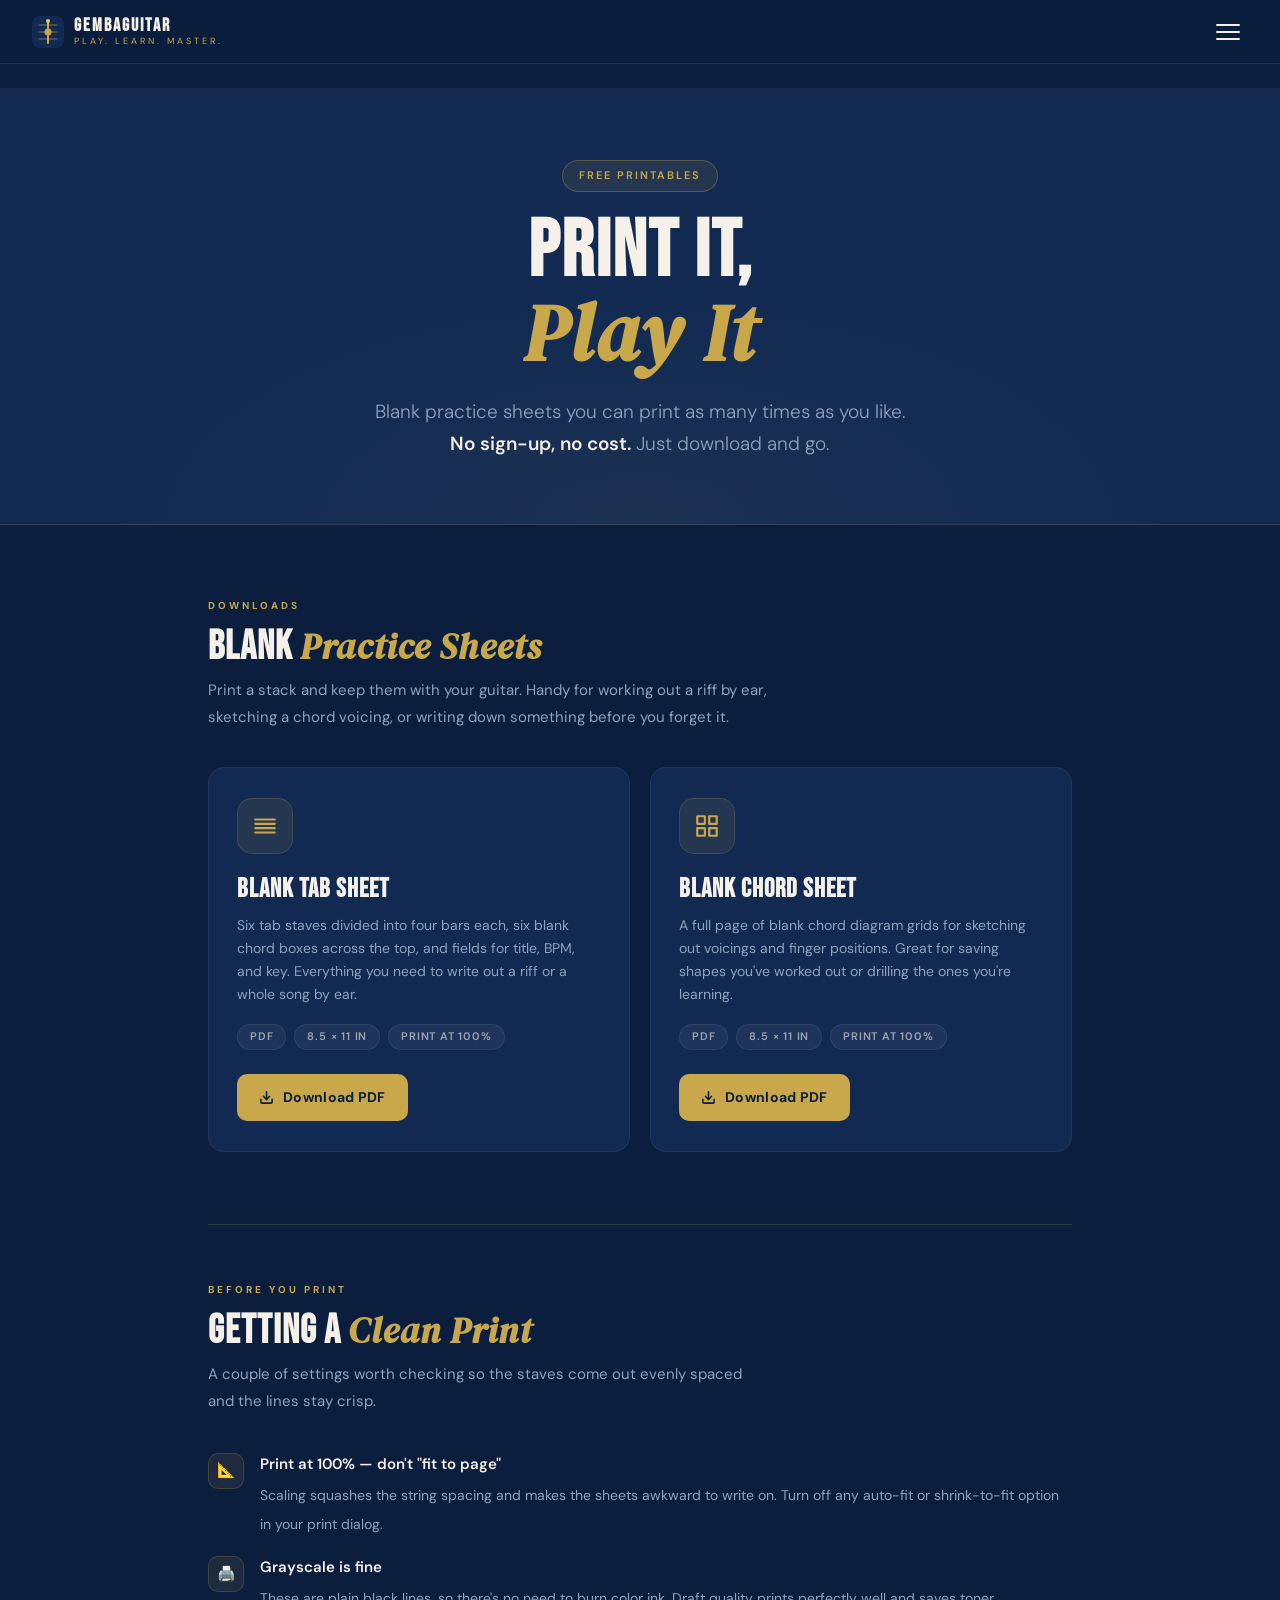
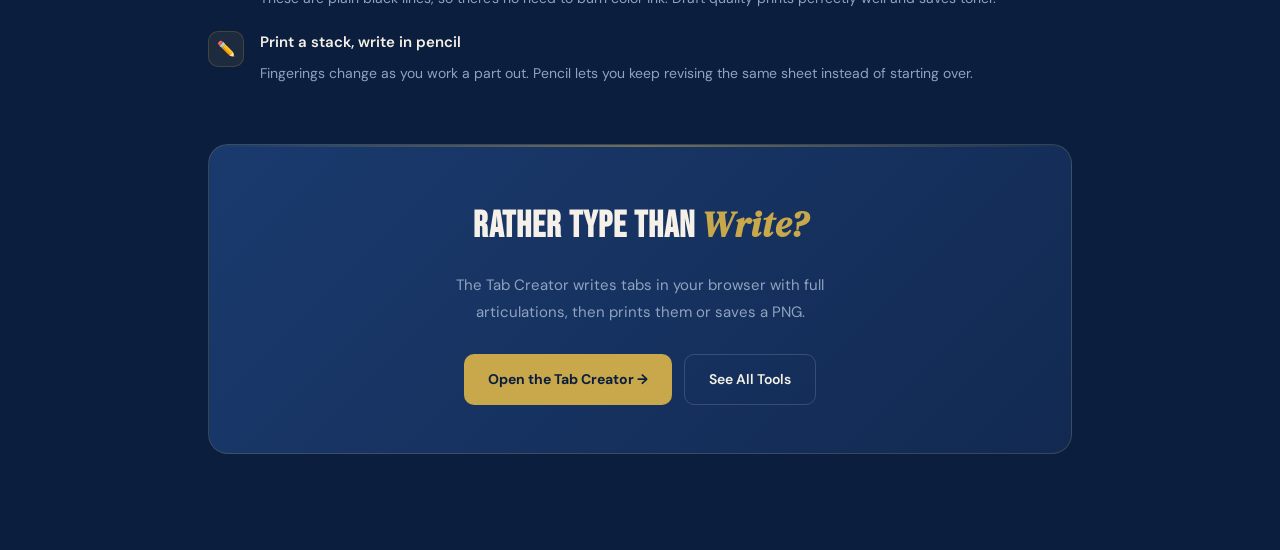
<file: resources/index.html>
<!DOCTYPE html>
<html lang="en">
<head>
  <meta charset="UTF-8"/>
  <meta name="viewport" content="width=device-width, initial-scale=1.0"/>
  <meta name="description" content="Free printable guitar sheets — blank tab paper and blank chord diagram sheets. Download as PDF and print as many as you need. No sign-up required."/>
  <meta name="keywords" content="blank guitar tab sheet, printable guitar tab paper, blank chord chart, blank chord diagram sheet, free guitar printables"/>
  <meta property="og:title" content="Free Printable Resources — GembaGuitar"/>
  <meta property="og:description" content="Blank tab paper and blank chord diagram sheets, free to download and print. No sign-up required."/>
  <meta property="og:url" content="https://gembaguitar.com/resources/"/>
  <meta property="og:type" content="website"/>
  <title>Resources — GembaGuitar</title>
  <link href="https://fonts.googleapis.com/css2?family=Bebas+Neue&family=DM+Sans:wght@300;400;500;600;700&family=DM+Serif+Display:ital@0;1&display=swap" rel="stylesheet"/>
  <link rel="stylesheet" href="../css/gemba.css"/>
  <style>
    *, *::before, *::after { box-sizing: border-box; margin: 0; padding: 0; }

    :root {
      --navy:       #0b1e3d;
      --navy-mid:   #122a52;
      --navy-light: #1a3a6e;
      --gold:       #c9a84c;
      --gold-light: #e8c96a;
      --cream:      #f5f0e8;
      --muted:      #8fa3bf;
      --border:     rgba(201,168,76,0.15);
    }

    body {
      background: var(--navy);
      color: var(--cream);
      font-family: 'DM Sans', sans-serif;
      line-height: 1.8;
    }

    /* ── HERO ── */
    .hero {
      background: var(--navy-mid);
      border-bottom: 1px solid var(--border);
      padding: 72px 48px 64px;
      text-align: center;
      position: relative;
      overflow: hidden;
    }

    .hero::before {
      content: '';
      position: absolute;
      inset: 0;
      background: radial-gradient(ellipse 60% 80% at 50% 100%, rgba(201,168,76,0.05) 0%, transparent 70%);
      pointer-events: none;
    }

    .hero-tag {
      display: inline-flex;
      align-items: center;
      gap: 8px;
      background: rgba(201,168,76,0.1);
      border: 1px solid rgba(201,168,76,0.3);
      border-radius: 100px;
      padding: 5px 16px;
      font-size: 11px;
      font-weight: 600;
      letter-spacing: 2px;
      text-transform: uppercase;
      color: var(--gold);
      margin-bottom: 20px;
    }

    .hero h1 {
      font-family: 'Bebas Neue', sans-serif;
      font-size: clamp(48px, 8vw, 80px);
      letter-spacing: 2px;
      line-height: 1;
      margin-bottom: 20px;
    }

    .hero h1 em {
      font-family: 'DM Serif Display', serif;
      font-style: italic;
      color: var(--gold);
    }

    .hero-lead {
      font-size: 19px;
      color: var(--muted);
      max-width: 560px;
      margin: 0 auto;
      font-weight: 300;
      line-height: 1.7;
    }

    .hero-lead strong {
      color: var(--cream);
      font-weight: 600;
    }

    /* ── CONTENT ── */
    .content {
      max-width: 960px;
      margin: 0 auto;
      padding: 72px 48px 96px;
    }

    .block-tag {
      font-size: 10px;
      font-weight: 700;
      letter-spacing: 3px;
      text-transform: uppercase;
      color: var(--gold);
      margin-bottom: 10px;
    }

    .block-title {
      font-family: 'Bebas Neue', sans-serif;
      font-size: clamp(28px, 4vw, 40px);
      letter-spacing: 1px;
      line-height: 1.1;
      margin-bottom: 8px;
    }

    .block-title em {
      font-family: 'DM Serif Display', serif;
      font-style: italic;
      color: var(--gold);
      font-size: 0.9em;
    }

    .block-desc {
      font-size: 15px;
      color: var(--muted);
      max-width: 560px;
      margin-bottom: 36px;
    }

    /* ── DOWNLOAD CARDS ── */
    .download-grid {
      display: grid;
      grid-template-columns: repeat(auto-fit, minmax(300px, 1fr));
      gap: 20px;
    }

    .download-card {
      display: flex;
      flex-direction: column;
      background: var(--navy-mid);
      border: 1px solid rgba(255,255,255,0.06);
      border-radius: 16px;
      padding: 30px 28px;
      position: relative;
      overflow: hidden;
      transition: transform 0.25s, border-color 0.25s, box-shadow 0.25s;
    }

    .download-card::before {
      content: '';
      position: absolute;
      top: 0; left: 0; right: 0;
      height: 2px;
      background: linear-gradient(90deg, var(--gold), transparent);
      opacity: 0;
      transition: opacity 0.25s;
    }

    .download-card:hover {
      transform: translateY(-4px);
      border-color: rgba(201,168,76,0.3);
      box-shadow: 0 20px 44px rgba(0,0,0,0.3);
    }

    .download-card:hover::before { opacity: 1; }

    .download-icon {
      width: 56px;
      height: 56px;
      background: rgba(201,168,76,0.1);
      border: 1px solid rgba(201,168,76,0.18);
      border-radius: 15px;
      display: flex;
      align-items: center;
      justify-content: center;
      margin-bottom: 20px;
    }

    .download-icon svg {
      width: 26px;
      height: 26px;
      stroke: var(--gold);
    }

    .download-card h3 {
      font-family: 'Bebas Neue', sans-serif;
      font-size: 26px;
      letter-spacing: 1px;
      line-height: 1.2;
      margin-bottom: 8px;
    }

    .download-card p {
      font-size: 14px;
      color: var(--muted);
      line-height: 1.65;
      margin-bottom: 18px;
    }

    .download-meta {
      display: flex;
      flex-wrap: wrap;
      gap: 8px;
      list-style: none;
      margin-bottom: 24px;
    }

    .download-meta li {
      font-size: 11px;
      font-weight: 600;
      letter-spacing: 0.8px;
      text-transform: uppercase;
      color: rgba(245,240,232,0.6);
      background: rgba(255,255,255,0.05);
      border: 1px solid rgba(255,255,255,0.07);
      border-radius: 100px;
      padding: 3px 12px;
      line-height: 1.6;
    }

    .download-btn {
      margin-top: auto;
      align-self: flex-start;
      display: inline-flex;
      align-items: center;
      gap: 9px;
      background: var(--gold);
      color: var(--navy);
      font-size: 14px;
      font-weight: 700;
      letter-spacing: 0.3px;
      padding: 11px 22px;
      border-radius: 10px;
      text-decoration: none;
      transition: background 0.2s, transform 0.15s;
    }

    .download-btn svg {
      width: 15px;
      height: 15px;
      stroke: currentColor;
    }

    .download-btn:hover {
      background: var(--gold-light);
      transform: translateY(-2px);
    }

    /* ── DIVIDER ── */
    .divider {
      border: none;
      border-top: 1px solid var(--border);
      margin: 72px 0 56px;
    }

    /* ── PRINT TIPS ── */
    .tips-list {
      list-style: none;
      display: flex;
      flex-direction: column;
      gap: 16px;
    }

    .tips-list li {
      display: flex;
      gap: 16px;
      align-items: flex-start;
    }

    .tip-icon {
      width: 36px;
      height: 36px;
      border-radius: 10px;
      background: rgba(201,168,76,0.1);
      border: 1px solid rgba(201,168,76,0.2);
      display: flex;
      align-items: center;
      justify-content: center;
      font-size: 15px;
      flex-shrink: 0;
      margin-top: 2px;
    }

    .tip-text strong {
      display: block;
      font-size: 15px;
      font-weight: 600;
      color: var(--cream);
      margin-bottom: 3px;
    }

    .tip-text span {
      font-size: 14px;
      color: var(--muted);
      line-height: 1.6;
    }

    /* ── CTA BANNER ── */
    .cta-banner {
      background: linear-gradient(135deg, var(--navy-light), var(--navy-mid));
      border: 1px solid var(--border);
      border-radius: 20px;
      padding: 48px 40px;
      text-align: center;
      margin-top: 56px;
      position: relative;
      overflow: hidden;
    }

    .cta-banner::before {
      content: '';
      position: absolute;
      top: 0; left: 0; right: 0;
      height: 2px;
      background: linear-gradient(90deg, transparent, var(--gold), transparent);
      opacity: 0.5;
    }

    .cta-banner h3 {
      font-family: 'Bebas Neue', sans-serif;
      font-size: 36px;
      letter-spacing: 1px;
      margin-bottom: 12px;
    }

    .cta-banner h3 em {
      font-family: 'DM Serif Display', serif;
      font-style: italic;
      color: var(--gold);
    }

    .cta-banner p {
      color: var(--muted);
      font-size: 15px;
      max-width: 440px;
      margin: 0 auto 28px;
    }

    .cta-buttons {
      display: flex;
      gap: 12px;
      justify-content: center;
      flex-wrap: wrap;
    }

    .btn-gold {
      background: var(--gold);
      color: var(--navy);
      font-size: 14px;
      font-weight: 700;
      padding: 12px 24px;
      border-radius: 10px;
      text-decoration: none;
      display: inline-flex;
      align-items: center;
      gap: 8px;
      transition: background 0.2s, transform 0.15s;
    }

    .btn-gold:hover {
      background: var(--gold-light);
      transform: translateY(-2px);
    }

    .btn-outline {
      background: transparent;
      color: var(--cream);
      font-size: 14px;
      font-weight: 600;
      padding: 12px 24px;
      border-radius: 10px;
      border: 1px solid rgba(255,255,255,0.15);
      text-decoration: none;
      display: inline-flex;
      align-items: center;
      gap: 8px;
      transition: border-color 0.2s, color 0.2s, transform 0.15s;
    }

    .btn-outline:hover {
      border-color: var(--gold);
      color: var(--gold);
      transform: translateY(-2px);
    }

    @media (max-width: 768px) {
      .hero { padding: 56px 24px; }
      .content { padding: 48px 24px 72px; }
      .download-grid { grid-template-columns: 1fr; }
      .cta-banner { padding: 36px 24px; }
    }
  </style>
  <script src="/js/gemba-nav.js"></script>
</head>
<body>

  <!-- NAVBAR -->
  <nav class="gemba-nav">
    <a href="/" class="gemba-nav-logo">
      <svg class="gemba-nav-mark" viewBox="0 0 32 32" fill="none">
        <rect width="32" height="32" rx="8" fill="#122a52"/>
        <line x1="7" y1="9"  x2="25" y2="9"  stroke="#c9a84c" stroke-width="1.5" stroke-linecap="round" opacity="0.4"/>
        <line x1="7" y1="16" x2="25" y2="16" stroke="#c9a84c" stroke-width="1.5" stroke-linecap="round" opacity="0.4"/>
        <line x1="7" y1="23" x2="25" y2="23" stroke="#c9a84c" stroke-width="1.5" stroke-linecap="round" opacity="0.4"/>
        <line x1="16" y1="5" x2="16" y2="27" stroke="#c9a84c" stroke-width="2" stroke-linecap="round"/>
        <circle cx="16" cy="16" r="3.5" fill="#c9a84c"/>
        <circle cx="16" cy="5"  r="2"   fill="#e8c96a"/>
      </svg>
      <div class="gemba-nav-text">
        <strong>GembaGuitar</strong>
        <span>Play. Learn. Master.</span>
      </div>
    </a>
    <ul class="gemba-nav-links">
      <li><a href="/chord-lookup">Chord Library</a></li>
      <li><a href="/chord-generator">Chord Identifier</a></li>
      <li><a href="/metronome">Metronome</a></li>
      <li><a href="/tuner">Tuner</a></li>
      <li><a href="/learn">Learn</a></li>
      <li><a href="/blog">Blog</a></li>
      <li><a href="/tab-creator">Tab Creator</a></li>
      <li><a href="/resources" class="active">Resources</a></li>
    </ul>
    <a href="/" class="gemba-nav-home">← Home</a>
  </nav>

  <!-- HERO -->
  <section class="hero">
    <div class="hero-tag">Free Printables</div>
    <h1>Print It,<br/><em>Play It</em></h1>
    <p class="hero-lead">
      Blank practice sheets you can print as many times as you like.
      <strong>No sign-up, no cost.</strong> Just download and go.
    </p>
  </section>

  <div class="content">

    <!-- ── DOWNLOADS ──
         To add another sheet, copy one <a class="download-card"> block below,
         drop the PDF into /assets/, and point href + download at its filename.
    -->
    <div class="block-tag">Downloads</div>
    <h2 class="block-title">Blank <em>Practice Sheets</em></h2>
    <p class="block-desc">Print a stack and keep them with your guitar. Handy for working out a riff by ear, sketching a chord voicing, or writing down something before you forget it.</p>

    <div class="download-grid">

      <div class="download-card">
        <div class="download-icon">
          <svg viewBox="0 0 24 24" fill="none" stroke-width="2" stroke-linecap="round" stroke-linejoin="round">
            <line x1="3" y1="6" x2="21" y2="6"/><line x1="3" y1="10" x2="21" y2="10"/>
            <line x1="3" y1="14" x2="21" y2="14"/><line x1="3" y1="18" x2="21" y2="18"/>
          </svg>
        </div>
        <h3>Blank Tab Sheet</h3>
        <p>Six tab staves divided into four bars each, six blank chord boxes across the top, and fields for title, BPM, and key. Everything you need to write out a riff or a whole song by ear.</p>
        <ul class="download-meta">
          <li>PDF</li>
          <li>8.5 × 11 in</li>
          <li>Print at 100%</li>
        </ul>
        <a href="/assets/Blank-Guitar-Tab-Sheet.pdf" class="download-btn" download="GembaGuitar-Blank-Tab-Sheet.pdf">
          <svg viewBox="0 0 24 24" fill="none" stroke-width="2.5" stroke-linecap="round" stroke-linejoin="round">
            <path d="M21 15v4a2 2 0 0 1-2 2H5a2 2 0 0 1-2-2v-4"/>
            <polyline points="7 10 12 15 17 10"/><line x1="12" y1="15" x2="12" y2="3"/>
          </svg>
          Download PDF
        </a>
      </div>

      <div class="download-card">
        <div class="download-icon">
          <svg viewBox="0 0 24 24" fill="none" stroke-width="2" stroke-linecap="round" stroke-linejoin="round">
            <rect x="3" y="3" width="7" height="7"/><rect x="14" y="3" width="7" height="7"/>
            <rect x="3" y="14" width="7" height="7"/><rect x="14" y="14" width="7" height="7"/>
          </svg>
        </div>
        <h3>Blank Chord Sheet</h3>
        <p>A full page of blank chord diagram grids for sketching out voicings and finger positions. Great for saving shapes you've worked out or drilling the ones you're learning.</p>
        <ul class="download-meta">
          <li>PDF</li>
          <li>8.5 × 11 in</li>
          <li>Print at 100%</li>
        </ul>
        <a href="/assets/Blank-Chord-Sheet.pdf" class="download-btn" download="GembaGuitar-Blank-Chord-Sheet.pdf">
          <svg viewBox="0 0 24 24" fill="none" stroke-width="2.5" stroke-linecap="round" stroke-linejoin="round">
            <path d="M21 15v4a2 2 0 0 1-2 2H5a2 2 0 0 1-2-2v-4"/>
            <polyline points="7 10 12 15 17 10"/><line x1="12" y1="15" x2="12" y2="3"/>
          </svg>
          Download PDF
        </a>
      </div>

    </div>

    <hr class="divider"/>

    <!-- ── PRINT TIPS ── -->
    <div class="block-tag">Before You Print</div>
    <h2 class="block-title">Getting a <em>Clean Print</em></h2>
    <p class="block-desc">A couple of settings worth checking so the staves come out evenly spaced and the lines stay crisp.</p>

    <ul class="tips-list">
      <li>
        <div class="tip-icon">📐</div>
        <div class="tip-text">
          <strong>Print at 100% — don't "fit to page"</strong>
          <span>Scaling squashes the string spacing and makes the sheets awkward to write on. Turn off any auto-fit or shrink-to-fit option in your print dialog.</span>
        </div>
      </li>
      <li>
        <div class="tip-icon">🖨️</div>
        <div class="tip-text">
          <strong>Grayscale is fine</strong>
          <span>These are plain black lines, so there's no need to burn color ink. Draft quality prints perfectly well and saves toner.</span>
        </div>
      </li>
      <li>
        <div class="tip-icon">✏️</div>
        <div class="tip-text">
          <strong>Print a stack, write in pencil</strong>
          <span>Fingerings change as you work a part out. Pencil lets you keep revising the same sheet instead of starting over.</span>
        </div>
      </li>
    </ul>

    <!-- CTA -->
    <div class="cta-banner">
      <h3>Rather Type Than <em>Write?</em></h3>
      <p>The Tab Creator writes tabs in your browser with full articulations, then prints them or saves a PNG.</p>
      <div class="cta-buttons">
        <a href="/tab-creator" class="btn-gold">Open the Tab Creator →</a>
        <a href="/tools" class="btn-outline">See All Tools</a>
      </div>
    </div>

  </div>

</body>
</html>
</file>
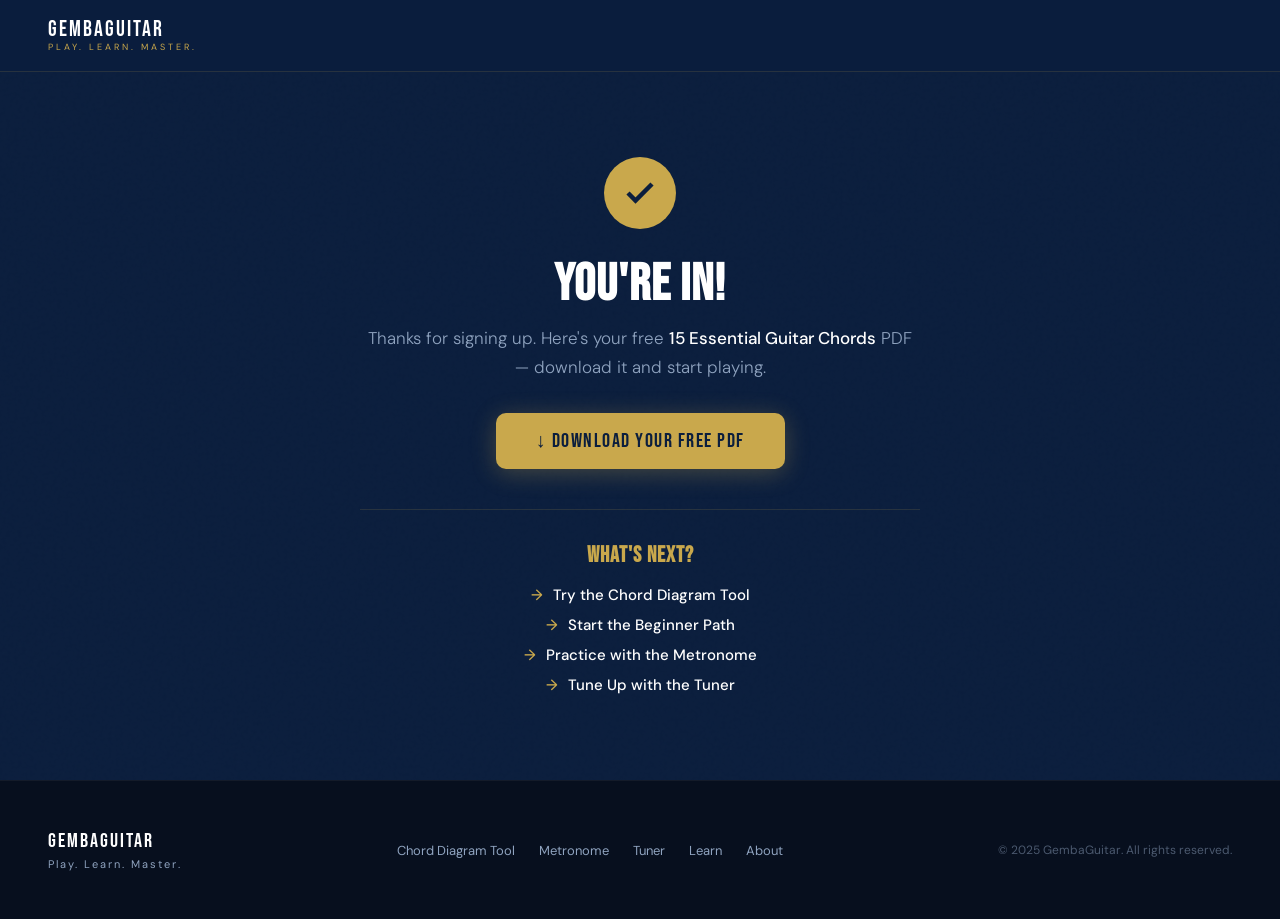
<file: thank you/index.html>
<!DOCTYPE html>
<html lang="en">
<head>
  <meta charset="UTF-8" />
  <meta name="viewport" content="width=device-width, initial-scale=1.0" />
  <title>Thanks! Here's Your Free Chord Chart — GembaGuitar</title>
  <meta name="description" content="Download your free 15 Essential Guitar Chords PDF from GembaGuitar." />
  <meta name="robots" content="noindex, nofollow" />
  <link href="https://fonts.googleapis.com/css2?family=Bebas+Neue&family=DM+Sans:wght@300;400;500;600&family=DM+Serif+Display:ital@0;1&display=swap" rel="stylesheet" />
  <style>
    *, *::before, *::after { box-sizing: border-box; margin: 0; padding: 0; }

    :root {
      --navy:       #0b1e3d;
      --navy-mid:   #122a52;
      --navy-light: #1a3a6e;
      --gold:       #c9a84c;
      --gold-light: #e8c96a;
      --cream:      #f5f0e8;
      --white:      #ffffff;
      --muted:      #8fa3bf;
      --font-display: 'Bebas Neue', sans-serif;
      --font-serif:   'DM Serif Display', serif;
      --font-body:    'DM Sans', sans-serif;
    }

    body {
      background: var(--navy);
      color: var(--white);
      font-family: var(--font-body);
    }

    body::before {
      content: '';
      position: fixed;
      inset: 0;
      background-image: url("data:image/svg+xml,%3Csvg viewBox='0 0 256 256' xmlns='http://www.w3.org/2000/svg'%3E%3Cfilter id='noise'%3E%3CfeTurbulence type='fractalNoise' baseFrequency='0.9' numOctaves='4' stitchTiles='stitch'/%3E%3C/filter%3E%3Crect width='100%25' height='100%25' filter='url(%23noise)' opacity='0.04'/%3E%3C/svg%3E");
      pointer-events: none;
      z-index: 0;
      opacity: 0.4;
    }

    nav {
      position: relative;
      z-index: 10;
      display: flex;
      align-items: center;
      padding: 0 48px;
      height: 72px;
      background: rgba(11, 30, 61, 0.92);
      backdrop-filter: blur(12px);
      border-bottom: 1px solid rgba(201, 168, 76, 0.15);
    }

    .logo {
      display: flex;
      align-items: center;
      gap: 12px;
      text-decoration: none;
    }

    .logo-text {
      display: flex;
      flex-direction: column;
      line-height: 1;
    }

    .logo-text span:first-child {
      font-family: var(--font-display);
      font-size: 22px;
      letter-spacing: 2px;
      color: var(--white);
    }

    .logo-text span:last-child {
      font-family: var(--font-body);
      font-size: 9px;
      letter-spacing: 3px;
      text-transform: uppercase;
      color: var(--gold);
      margin-top: 2px;
    }

    .thankyou-section {
      position: relative;
      z-index: 1;
      min-height: calc(100vh - 72px - 120px);
      display: flex;
      align-items: center;
      justify-content: center;
      padding: 60px 24px;
      text-align: center;
    }

    .thankyou-inner {
      max-width: 560px;
      margin: 0 auto;
    }

    .thankyou-checkmark {
      width: 72px;
      height: 72px;
      background: var(--gold);
      border-radius: 50%;
      display: flex;
      align-items: center;
      justify-content: center;
      margin: 0 auto 24px;
      animation: popIn 0.4s ease-out;
    }

    @keyframes popIn {
      0% { transform: scale(0); }
      80% { transform: scale(1.15); }
      100% { transform: scale(1); }
    }

    .thankyou-checkmark svg {
      width: 36px;
      height: 36px;
      stroke: var(--navy);
      stroke-width: 3;
      fill: none;
    }

    .thankyou-inner h1 {
      font-family: var(--font-display);
      font-size: clamp(36px, 6vw, 52px);
      color: var(--white);
      margin: 0 0 8px;
      letter-spacing: 1px;
    }

    .thankyou-inner .subtitle {
      color: var(--muted);
      font-size: 17px;
      line-height: 1.7;
      margin-bottom: 32px;
      font-weight: 300;
    }

    .subtitle strong {
      color: var(--white);
      font-weight: 500;
    }

    .download-btn {
      display: inline-block;
      background: var(--gold);
      color: var(--navy);
      font-family: var(--font-display);
      font-size: 20px;
      letter-spacing: 1.5px;
      padding: 16px 40px;
      border-radius: 10px;
      text-decoration: none;
      transition: background 0.2s, transform 0.2s;
      box-shadow: 0 4px 24px rgba(201, 168, 76, 0.3);
    }

    .download-btn:hover {
      background: var(--gold-light);
      transform: translateY(-2px);
    }

    .thankyou-next {
      margin-top: 40px;
      padding-top: 32px;
      border-top: 1px solid rgba(201, 168, 76, 0.15);
    }

    .thankyou-next h3 {
      font-family: var(--font-display);
      font-size: 22px;
      color: var(--gold);
      margin-bottom: 16px;
      letter-spacing: 1px;
    }

    .thankyou-links {
      display: flex;
      flex-direction: column;
      gap: 10px;
    }

    .thankyou-links a {
      color: var(--white);
      text-decoration: none;
      font-size: 15px;
      font-weight: 500;
      transition: color 0.2s;
    }

    .thankyou-links a:hover { color: var(--gold-light); }
    .thankyou-links a span { color: var(--gold); margin-right: 6px; }

    footer {
      position: relative;
      z-index: 1;
      background: #070f1e;
      padding: 48px;
      display: flex;
      align-items: center;
      justify-content: space-between;
      flex-wrap: wrap;
      gap: 24px;
      border-top: 1px solid rgba(255,255,255,0.05);
    }

    .footer-logo span:first-child {
      font-family: var(--font-display);
      font-size: 20px;
      letter-spacing: 2px;
      color: var(--white);
    }

    .footer-logo span:last-child {
      display: block;
      font-size: 11px;
      color: var(--muted);
      letter-spacing: 2px;
      margin-top: 4px;
    }

    .footer-links { display: flex; gap: 24px; flex-wrap: wrap; }
    .footer-links a { color: var(--muted); text-decoration: none; font-size: 13px; transition: color 0.2s; }
    .footer-links a:hover { color: var(--gold); }
    .footer-copy { font-size: 12px; color: rgba(143, 163, 191, 0.5); }

    @media (max-width: 768px) {
      nav { padding: 0 20px; }
      footer { padding: 40px 24px; flex-direction: column; align-items: flex-start; }
    }
  </style>
</head>
<body>

  <nav>
    <a href="/" class="logo">
      <div class="logo-text">
        <span>GembaGuitar</span>
        <span>Play. Learn. Master.</span>
      </div>
    </a>
  </nav>

  <section class="thankyou-section">
    <div class="thankyou-inner">
      <div class="thankyou-checkmark">
        <svg viewBox="0 0 24 24">
          <polyline points="20 6 9 17 4 12"></polyline>
        </svg>
      </div>

      <h1>You're In!</h1>
      <p class="subtitle">
        Thanks for signing up. Here's your free <strong>15 Essential Guitar Chords</strong> PDF — download it and start playing.
      </p>

      <a href="/assets/15-Essential-Guitar-Chords.pdf" download class="download-btn">
        ↓ Download Your Free PDF
      </a>

      <div class="thankyou-next">
        <h3>What's Next?</h3>
        <div class="thankyou-links">
          <a href="/chord-generator"><span>→</span> Try the Chord Diagram Tool</a>
          <a href="/learn"><span>→</span> Start the Beginner Path</a>
          <a href="/metronome"><span>→</span> Practice with the Metronome</a>
          <a href="/tuner"><span>→</span> Tune Up with the Tuner</a>
        </div>
      </div>
    </div>
  </section>

  <footer>
    <div class="footer-logo">
      <span>GembaGuitar</span>
      <span>Play. Learn. Master.</span>
    </div>
    <div class="footer-links">
      <a href="/chord-generator">Chord Diagram Tool</a>
      <a href="/metronome">Metronome</a>
      <a href="/tuner">Tuner</a>
      <a href="/learn">Learn</a>
      <a href="/about">About</a>
    </div>
    <span class="footer-copy">© 2025 GembaGuitar. All rights reserved.</span>
  </footer>

</body>
</html>
</file>
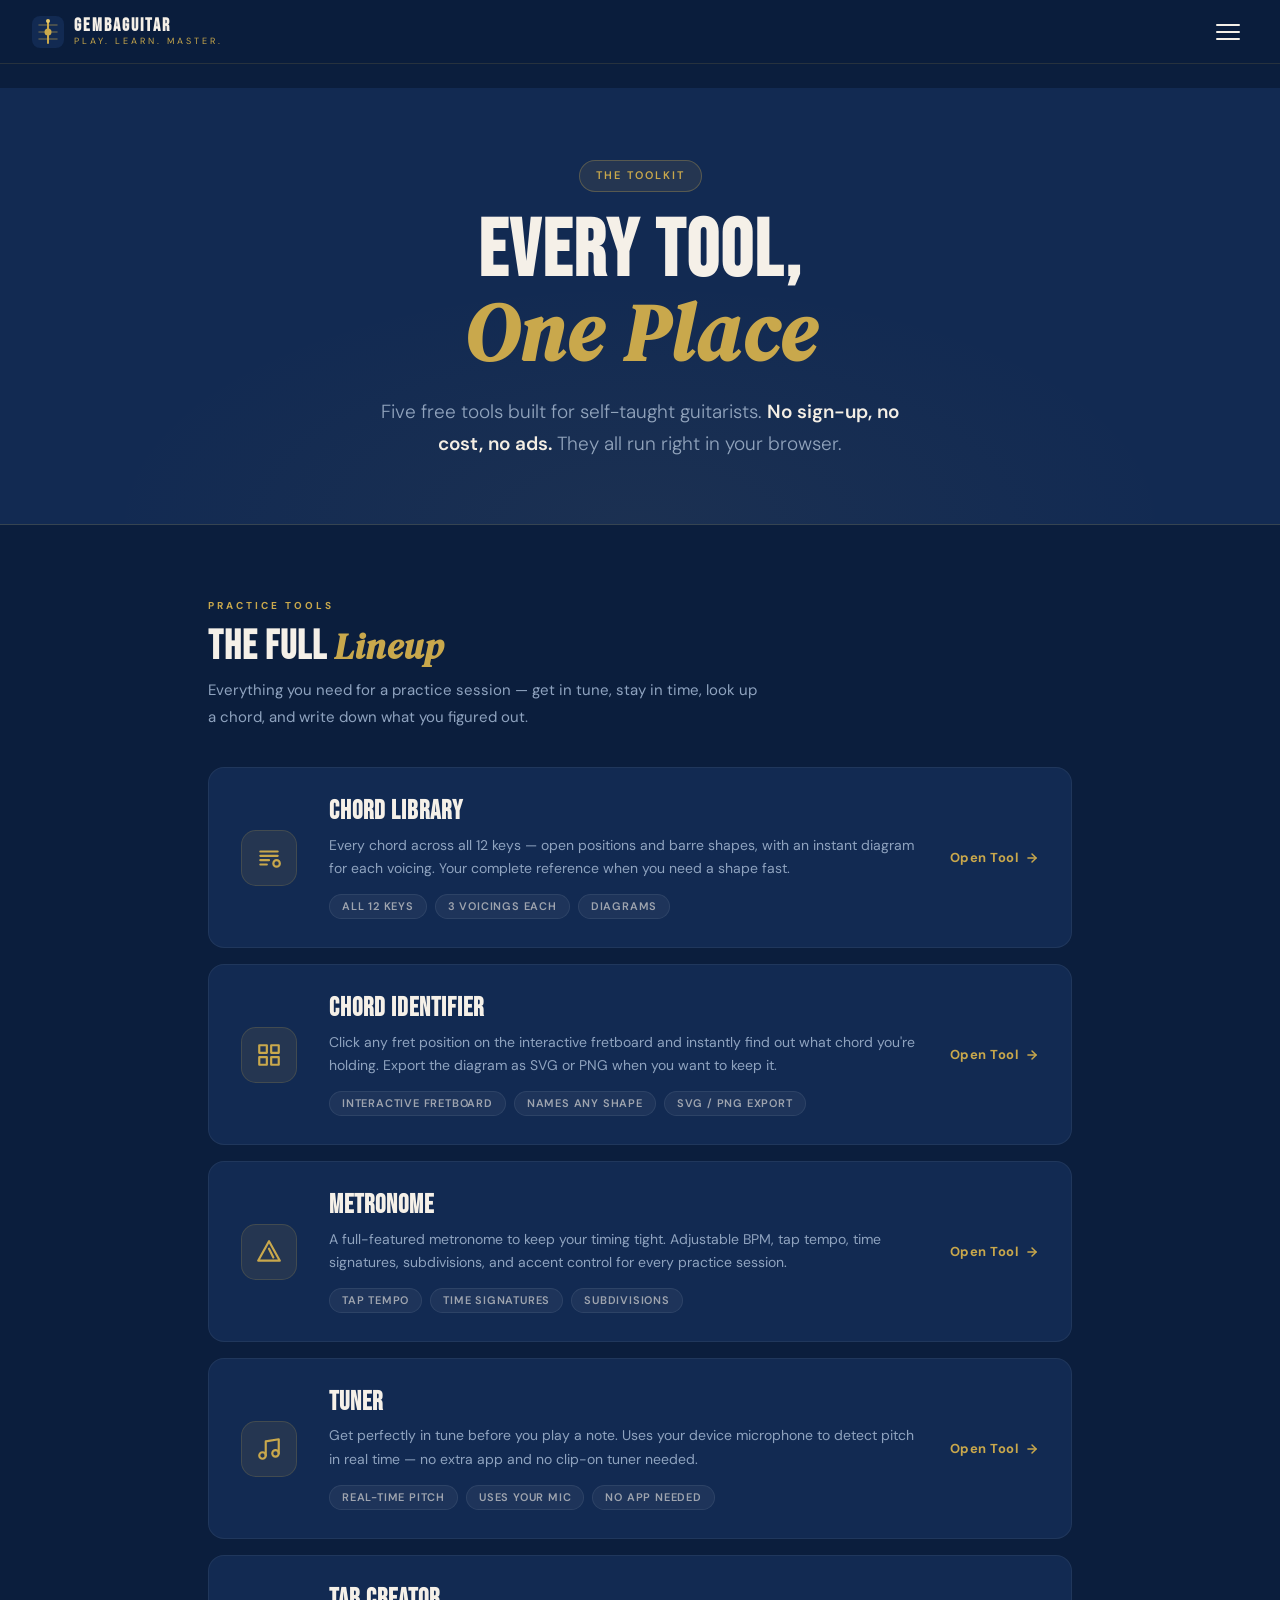
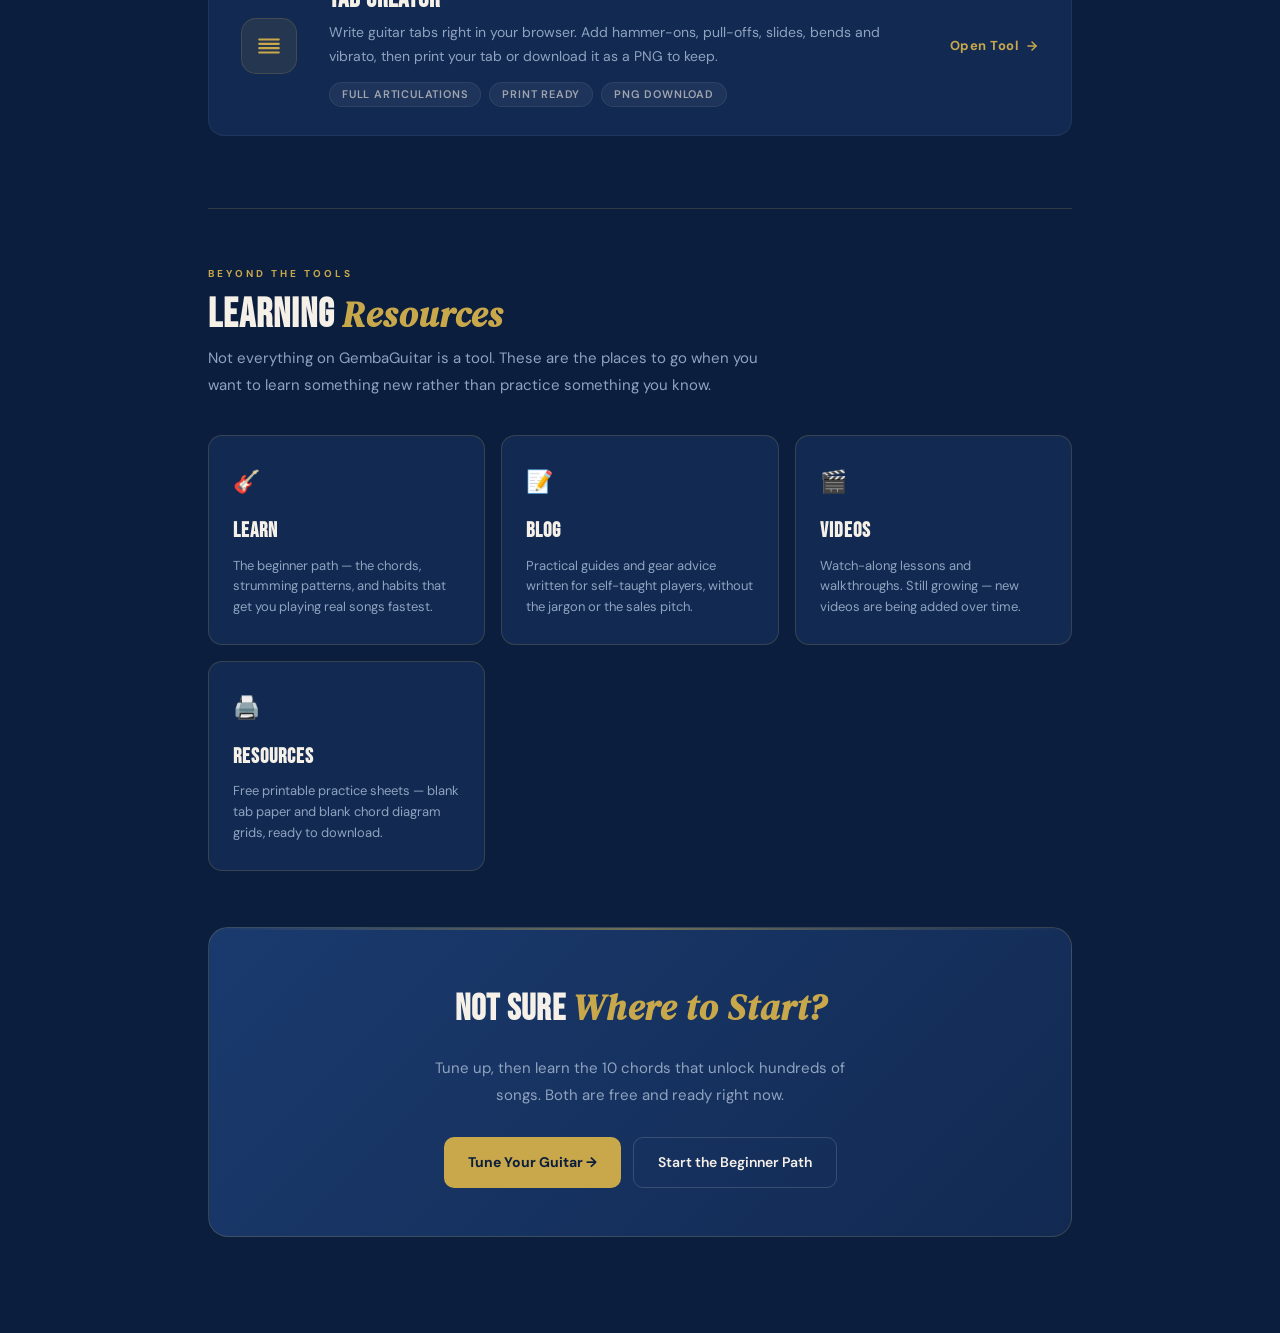
<file: tools/index.html>
<!DOCTYPE html>
<html lang="en">
<head>
  <meta charset="UTF-8"/>
  <meta name="viewport" content="width=device-width, initial-scale=1.0"/>
  <meta name="description" content="Every free guitar tool on GembaGuitar in one place — chord library, chord identifier, metronome, tuner, and tab creator. No sign-up, no cost."/>
  <meta name="keywords" content="free guitar tools, guitar metronome, guitar tuner, chord diagram generator, guitar tab creator, chord library"/>
  <meta property="og:title" content="All Tools — GembaGuitar"/>
  <meta property="og:description" content="Every free guitar tool on GembaGuitar in one place. Chord library, chord identifier, metronome, tuner, and tab creator."/>
  <meta property="og:url" content="https://gembaguitar.com/tools/"/>
  <meta property="og:type" content="website"/>
  <title>All Tools — GembaGuitar</title>
  <link href="https://fonts.googleapis.com/css2?family=Bebas+Neue&family=DM+Sans:wght@300;400;500;600;700&family=DM+Serif+Display:ital@0;1&display=swap" rel="stylesheet"/>
  <link rel="stylesheet" href="../css/gemba.css"/>
  <style>
    *, *::before, *::after { box-sizing: border-box; margin: 0; padding: 0; }

    :root {
      --navy:       #0b1e3d;
      --navy-mid:   #122a52;
      --navy-light: #1a3a6e;
      --gold:       #c9a84c;
      --gold-light: #e8c96a;
      --cream:      #f5f0e8;
      --muted:      #8fa3bf;
      --border:     rgba(201,168,76,0.15);
    }

    body {
      background: var(--navy);
      color: var(--cream);
      font-family: 'DM Sans', sans-serif;
      line-height: 1.8;
    }

    /* ── HERO ── */
    .hero {
      background: var(--navy-mid);
      border-bottom: 1px solid var(--border);
      padding: 72px 48px 64px;
      text-align: center;
      position: relative;
      overflow: hidden;
    }

    .hero::before {
      content: '';
      position: absolute;
      inset: 0;
      background: radial-gradient(ellipse 60% 80% at 50% 100%, rgba(201,168,76,0.05) 0%, transparent 70%);
      pointer-events: none;
    }

    .hero-tag {
      display: inline-flex;
      align-items: center;
      gap: 8px;
      background: rgba(201,168,76,0.1);
      border: 1px solid rgba(201,168,76,0.3);
      border-radius: 100px;
      padding: 5px 16px;
      font-size: 11px;
      font-weight: 600;
      letter-spacing: 2px;
      text-transform: uppercase;
      color: var(--gold);
      margin-bottom: 20px;
    }

    .hero h1 {
      font-family: 'Bebas Neue', sans-serif;
      font-size: clamp(48px, 8vw, 80px);
      letter-spacing: 2px;
      line-height: 1;
      margin-bottom: 20px;
    }

    .hero h1 em {
      font-family: 'DM Serif Display', serif;
      font-style: italic;
      color: var(--gold);
    }

    .hero-lead {
      font-size: 19px;
      color: var(--muted);
      max-width: 560px;
      margin: 0 auto;
      font-weight: 300;
      line-height: 1.7;
    }

    .hero-lead strong {
      color: var(--cream);
      font-weight: 600;
    }

    /* ── CONTENT ── */
    .content {
      max-width: 960px;
      margin: 0 auto;
      padding: 72px 48px 96px;
    }

    .block-tag {
      font-size: 10px;
      font-weight: 700;
      letter-spacing: 3px;
      text-transform: uppercase;
      color: var(--gold);
      margin-bottom: 10px;
    }

    .block-title {
      font-family: 'Bebas Neue', sans-serif;
      font-size: clamp(28px, 4vw, 40px);
      letter-spacing: 1px;
      line-height: 1.1;
      margin-bottom: 8px;
    }

    .block-title em {
      font-family: 'DM Serif Display', serif;
      font-style: italic;
      color: var(--gold);
      font-size: 0.9em;
    }

    .block-desc {
      font-size: 15px;
      color: var(--muted);
      max-width: 560px;
      margin-bottom: 36px;
    }

    /* ── TOOL LIST ── */
    .tool-list {
      display: flex;
      flex-direction: column;
      gap: 16px;
    }

    .tool-row {
      display: grid;
      grid-template-columns: 64px 1fr auto;
      gap: 24px;
      align-items: center;
      background: var(--navy-mid);
      border: 1px solid rgba(255,255,255,0.06);
      border-radius: 16px;
      padding: 28px 32px;
      text-decoration: none;
      color: var(--cream);
      position: relative;
      overflow: hidden;
      transition: transform 0.25s, border-color 0.25s, box-shadow 0.25s;
    }

    .tool-row::before {
      content: '';
      position: absolute;
      top: 0; left: 0; right: 0;
      height: 2px;
      background: linear-gradient(90deg, var(--gold), transparent);
      opacity: 0;
      transition: opacity 0.25s;
    }

    .tool-row:hover {
      transform: translateY(-4px);
      border-color: rgba(201,168,76,0.3);
      box-shadow: 0 20px 44px rgba(0,0,0,0.3);
    }

    .tool-row:hover::before { opacity: 1; }

    .tool-icon {
      width: 56px;
      height: 56px;
      background: rgba(201,168,76,0.1);
      border: 1px solid rgba(201,168,76,0.18);
      border-radius: 15px;
      display: flex;
      align-items: center;
      justify-content: center;
    }

    .tool-icon svg {
      width: 26px;
      height: 26px;
      stroke: var(--gold);
    }

    .tool-body h3 {
      font-family: 'Bebas Neue', sans-serif;
      font-size: 26px;
      letter-spacing: 1px;
      line-height: 1.2;
      margin-bottom: 6px;
      display: flex;
      align-items: center;
      gap: 10px;
      flex-wrap: wrap;
    }

    .tool-body p {
      font-size: 14px;
      color: var(--muted);
      line-height: 1.65;
      margin-bottom: 14px;
    }

    .tool-tags {
      display: flex;
      flex-wrap: wrap;
      gap: 8px;
      list-style: none;
    }

    .tool-tags li {
      font-size: 11px;
      font-weight: 600;
      letter-spacing: 0.8px;
      text-transform: uppercase;
      color: rgba(245,240,232,0.6);
      background: rgba(255,255,255,0.05);
      border: 1px solid rgba(255,255,255,0.07);
      border-radius: 100px;
      padding: 3px 12px;
      line-height: 1.6;
    }

    .tool-open {
      display: inline-flex;
      align-items: center;
      gap: 7px;
      font-size: 13px;
      font-weight: 700;
      letter-spacing: 0.5px;
      color: var(--gold);
      white-space: nowrap;
    }

    .tool-open svg {
      width: 14px;
      height: 14px;
      stroke: var(--gold);
      transition: transform 0.2s;
    }

    .tool-row:hover .tool-open svg { transform: translateX(4px); }

    /* ── DIVIDER ── */
    .divider {
      border: none;
      border-top: 1px solid var(--border);
      margin: 72px 0 56px;
    }

    /* ── RESOURCE CARDS ── */
    .resource-grid {
      display: grid;
      grid-template-columns: repeat(auto-fit, minmax(210px, 1fr));
      gap: 16px;
    }

    .resource-card {
      background: var(--navy-mid);
      border: 1px solid var(--border);
      border-radius: 14px;
      padding: 26px 24px;
      text-decoration: none;
      color: var(--cream);
      display: block;
      transition: border-color 0.2s, transform 0.2s;
    }

    .resource-card:hover {
      border-color: var(--gold);
      transform: translateY(-3px);
    }

    .resource-card-icon {
      font-size: 22px;
      margin-bottom: 10px;
    }

    .resource-card h4 {
      font-family: 'Bebas Neue', sans-serif;
      font-size: 21px;
      letter-spacing: 1px;
      margin-bottom: 6px;
    }

    .resource-card p {
      font-size: 13px;
      color: var(--muted);
      line-height: 1.6;
    }

    /* ── CTA BANNER ── */
    .cta-banner {
      background: linear-gradient(135deg, var(--navy-light), var(--navy-mid));
      border: 1px solid var(--border);
      border-radius: 20px;
      padding: 48px 40px;
      text-align: center;
      margin-top: 56px;
      position: relative;
      overflow: hidden;
    }

    .cta-banner::before {
      content: '';
      position: absolute;
      top: 0; left: 0; right: 0;
      height: 2px;
      background: linear-gradient(90deg, transparent, var(--gold), transparent);
      opacity: 0.5;
    }

    .cta-banner h3 {
      font-family: 'Bebas Neue', sans-serif;
      font-size: 36px;
      letter-spacing: 1px;
      margin-bottom: 12px;
    }

    .cta-banner h3 em {
      font-family: 'DM Serif Display', serif;
      font-style: italic;
      color: var(--gold);
    }

    .cta-banner p {
      color: var(--muted);
      font-size: 15px;
      max-width: 440px;
      margin: 0 auto 28px;
    }

    .cta-buttons {
      display: flex;
      gap: 12px;
      justify-content: center;
      flex-wrap: wrap;
    }

    .btn-gold {
      background: var(--gold);
      color: var(--navy);
      font-size: 14px;
      font-weight: 700;
      padding: 12px 24px;
      border-radius: 10px;
      text-decoration: none;
      display: inline-flex;
      align-items: center;
      gap: 8px;
      transition: background 0.2s, transform 0.15s;
    }

    .btn-gold:hover {
      background: var(--gold-light);
      transform: translateY(-2px);
    }

    .btn-outline {
      background: transparent;
      color: var(--cream);
      font-size: 14px;
      font-weight: 600;
      padding: 12px 24px;
      border-radius: 10px;
      border: 1px solid rgba(255,255,255,0.15);
      text-decoration: none;
      display: inline-flex;
      align-items: center;
      gap: 8px;
      transition: border-color 0.2s, color 0.2s, transform 0.15s;
    }

    .btn-outline:hover {
      border-color: var(--gold);
      color: var(--gold);
      transform: translateY(-2px);
    }

    @media (max-width: 768px) {
      .hero { padding: 56px 24px; }
      .content { padding: 48px 24px 72px; }

      .tool-row {
        grid-template-columns: 48px 1fr;
        gap: 16px;
        padding: 24px 20px;
        align-items: start;
      }

      .tool-icon { width: 48px; height: 48px; border-radius: 13px; }
      .tool-icon svg { width: 22px; height: 22px; }

      .tool-open {
        grid-column: 1 / -1;
        margin-top: 4px;
      }

      .resource-grid { grid-template-columns: 1fr; }
      .cta-banner { padding: 36px 24px; }
    }
  </style>
  <script src="/js/gemba-nav.js"></script>
</head>
<body>

  <!-- NAVBAR -->
  <nav class="gemba-nav">
    <a href="/" class="gemba-nav-logo">
      <svg class="gemba-nav-mark" viewBox="0 0 32 32" fill="none">
        <rect width="32" height="32" rx="8" fill="#122a52"/>
        <line x1="7" y1="9"  x2="25" y2="9"  stroke="#c9a84c" stroke-width="1.5" stroke-linecap="round" opacity="0.4"/>
        <line x1="7" y1="16" x2="25" y2="16" stroke="#c9a84c" stroke-width="1.5" stroke-linecap="round" opacity="0.4"/>
        <line x1="7" y1="23" x2="25" y2="23" stroke="#c9a84c" stroke-width="1.5" stroke-linecap="round" opacity="0.4"/>
        <line x1="16" y1="5" x2="16" y2="27" stroke="#c9a84c" stroke-width="2" stroke-linecap="round"/>
        <circle cx="16" cy="16" r="3.5" fill="#c9a84c"/>
        <circle cx="16" cy="5"  r="2"   fill="#e8c96a"/>
      </svg>
      <div class="gemba-nav-text">
        <strong>GembaGuitar</strong>
        <span>Play. Learn. Master.</span>
      </div>
    </a>
    <ul class="gemba-nav-links">
      <li><a href="/chord-lookup">Chord Library</a></li>
      <li><a href="/chord-generator">Chord Identifier</a></li>
      <li><a href="/metronome">Metronome</a></li>
      <li><a href="/tuner">Tuner</a></li>
      <li><a href="/learn">Learn</a></li>
      <li><a href="/blog">Blog</a></li>
      <li><a href="/tab-creator">Tab Creator</a></li>
      <li><a href="/resources">Resources</a></li>
    </ul>
    <a href="/" class="gemba-nav-home">← Home</a>
  </nav>

  <!-- HERO -->
  <section class="hero">
    <div class="hero-tag">The Toolkit</div>
    <h1>Every Tool,<br/><em>One Place</em></h1>
    <p class="hero-lead">
      Five free tools built for self-taught guitarists.
      <strong>No sign-up, no cost, no ads.</strong> They all run right in your browser.
    </p>
  </section>

  <div class="content">

    <!-- ── TOOLS ── -->
    <div class="block-tag">Practice Tools</div>
    <h2 class="block-title">The Full <em>Lineup</em></h2>
    <p class="block-desc">Everything you need for a practice session — get in tune, stay in time, look up a chord, and write down what you figured out.</p>

    <div class="tool-list">

      <a href="/chord-lookup" class="tool-row">
        <div class="tool-icon">
          <svg viewBox="0 0 24 24" fill="none" stroke-width="2" stroke-linecap="round" stroke-linejoin="round">
            <path d="M4 6h16M4 10h16M4 14h8M4 18h6"/><circle cx="19" cy="17" r="3"/>
          </svg>
        </div>
        <div class="tool-body">
          <h3>Chord Library</h3>
          <p>Every chord across all 12 keys — open positions and barre shapes, with an instant diagram for each voicing. Your complete reference when you need a shape fast.</p>
          <ul class="tool-tags">
            <li>All 12 keys</li>
            <li>3 voicings each</li>
            <li>Diagrams</li>
          </ul>
        </div>
        <span class="tool-open">
          Open Tool
          <svg viewBox="0 0 24 24" fill="none" stroke-width="2.5" stroke-linecap="round" stroke-linejoin="round">
            <line x1="5" y1="12" x2="19" y2="12"/><polyline points="12 5 19 12 12 19"/>
          </svg>
        </span>
      </a>

      <a href="/chord-generator" class="tool-row">
        <div class="tool-icon">
          <svg viewBox="0 0 24 24" fill="none" stroke-width="2" stroke-linecap="round" stroke-linejoin="round">
            <rect x="3" y="3" width="7" height="7"/><rect x="14" y="3" width="7" height="7"/>
            <rect x="3" y="14" width="7" height="7"/><rect x="14" y="14" width="7" height="7"/>
          </svg>
        </div>
        <div class="tool-body">
          <h3>Chord Identifier</h3>
          <p>Click any fret position on the interactive fretboard and instantly find out what chord you're holding. Export the diagram as SVG or PNG when you want to keep it.</p>
          <ul class="tool-tags">
            <li>Interactive fretboard</li>
            <li>Names any shape</li>
            <li>SVG / PNG export</li>
          </ul>
        </div>
        <span class="tool-open">
          Open Tool
          <svg viewBox="0 0 24 24" fill="none" stroke-width="2.5" stroke-linecap="round" stroke-linejoin="round">
            <line x1="5" y1="12" x2="19" y2="12"/><polyline points="12 5 19 12 12 19"/>
          </svg>
        </span>
      </a>

      <a href="/metronome" class="tool-row">
        <div class="tool-icon">
          <svg viewBox="0 0 24 24" fill="none" stroke-width="2" stroke-linecap="round" stroke-linejoin="round">
            <polygon points="12 2 2 20 22 20"/><line x1="12" y1="9" x2="16" y2="17"/>
          </svg>
        </div>
        <div class="tool-body">
          <h3>Metronome</h3>
          <p>A full-featured metronome to keep your timing tight. Adjustable BPM, tap tempo, time signatures, subdivisions, and accent control for every practice session.</p>
          <ul class="tool-tags">
            <li>Tap tempo</li>
            <li>Time signatures</li>
            <li>Subdivisions</li>
          </ul>
        </div>
        <span class="tool-open">
          Open Tool
          <svg viewBox="0 0 24 24" fill="none" stroke-width="2.5" stroke-linecap="round" stroke-linejoin="round">
            <line x1="5" y1="12" x2="19" y2="12"/><polyline points="12 5 19 12 12 19"/>
          </svg>
        </span>
      </a>

      <a href="/tuner" class="tool-row">
        <div class="tool-icon">
          <svg viewBox="0 0 24 24" fill="none" stroke-width="2" stroke-linecap="round" stroke-linejoin="round">
            <path d="M9 18V5l12-2v13"/><circle cx="6" cy="18" r="3"/><circle cx="18" cy="16" r="3"/>
          </svg>
        </div>
        <div class="tool-body">
          <h3>Tuner</h3>
          <p>Get perfectly in tune before you play a note. Uses your device microphone to detect pitch in real time — no extra app and no clip-on tuner needed.</p>
          <ul class="tool-tags">
            <li>Real-time pitch</li>
            <li>Uses your mic</li>
            <li>No app needed</li>
          </ul>
        </div>
        <span class="tool-open">
          Open Tool
          <svg viewBox="0 0 24 24" fill="none" stroke-width="2.5" stroke-linecap="round" stroke-linejoin="round">
            <line x1="5" y1="12" x2="19" y2="12"/><polyline points="12 5 19 12 12 19"/>
          </svg>
        </span>
      </a>

      <a href="/tab-creator" class="tool-row">
        <div class="tool-icon">
          <svg viewBox="0 0 24 24" fill="none" stroke-width="2" stroke-linecap="round" stroke-linejoin="round">
            <line x1="3" y1="6" x2="21" y2="6"/><line x1="3" y1="10" x2="21" y2="10"/><line x1="3" y1="14" x2="21" y2="14"/><line x1="3" y1="18" x2="21" y2="18"/>
          </svg>
        </div>
        <div class="tool-body">
          <h3>Tab Creator</h3>
          <p>Write guitar tabs right in your browser. Add hammer-ons, pull-offs, slides, bends and vibrato, then print your tab or download it as a PNG to keep.</p>
          <ul class="tool-tags">
            <li>Full articulations</li>
            <li>Print ready</li>
            <li>PNG download</li>
          </ul>
        </div>
        <span class="tool-open">
          Open Tool
          <svg viewBox="0 0 24 24" fill="none" stroke-width="2.5" stroke-linecap="round" stroke-linejoin="round">
            <line x1="5" y1="12" x2="19" y2="12"/><polyline points="12 5 19 12 12 19"/>
          </svg>
        </span>
      </a>

    </div>

    <hr class="divider"/>

    <!-- ── LEARNING ── -->
    <div class="block-tag">Beyond the Tools</div>
    <h2 class="block-title">Learning <em>Resources</em></h2>
    <p class="block-desc">Not everything on GembaGuitar is a tool. These are the places to go when you want to learn something new rather than practice something you know.</p>

    <div class="resource-grid">
      <a href="/learn" class="resource-card">
        <div class="resource-card-icon">🎸</div>
        <h4>Learn</h4>
        <p>The beginner path — the chords, strumming patterns, and habits that get you playing real songs fastest.</p>
      </a>
      <a href="/blog" class="resource-card">
        <div class="resource-card-icon">📝</div>
        <h4>Blog</h4>
        <p>Practical guides and gear advice written for self-taught players, without the jargon or the sales pitch.</p>
      </a>
      <a href="/videos" class="resource-card">
        <div class="resource-card-icon">🎬</div>
        <h4>Videos</h4>
        <p>Watch-along lessons and walkthroughs. Still growing — new videos are being added over time.</p>
      </a>
      <a href="/resources" class="resource-card">
        <div class="resource-card-icon">🖨️</div>
        <h4>Resources</h4>
        <p>Free printable practice sheets — blank tab paper and blank chord diagram grids, ready to download.</p>
      </a>
    </div>

    <!-- CTA -->
    <div class="cta-banner">
      <h3>Not Sure <em>Where to Start?</em></h3>
      <p>Tune up, then learn the 10 chords that unlock hundreds of songs. Both are free and ready right now.</p>
      <div class="cta-buttons">
        <a href="/tuner" class="btn-gold">Tune Your Guitar →</a>
        <a href="/learn" class="btn-outline">Start the Beginner Path</a>
      </div>
    </div>

  </div>

</body>
</html>
</file>
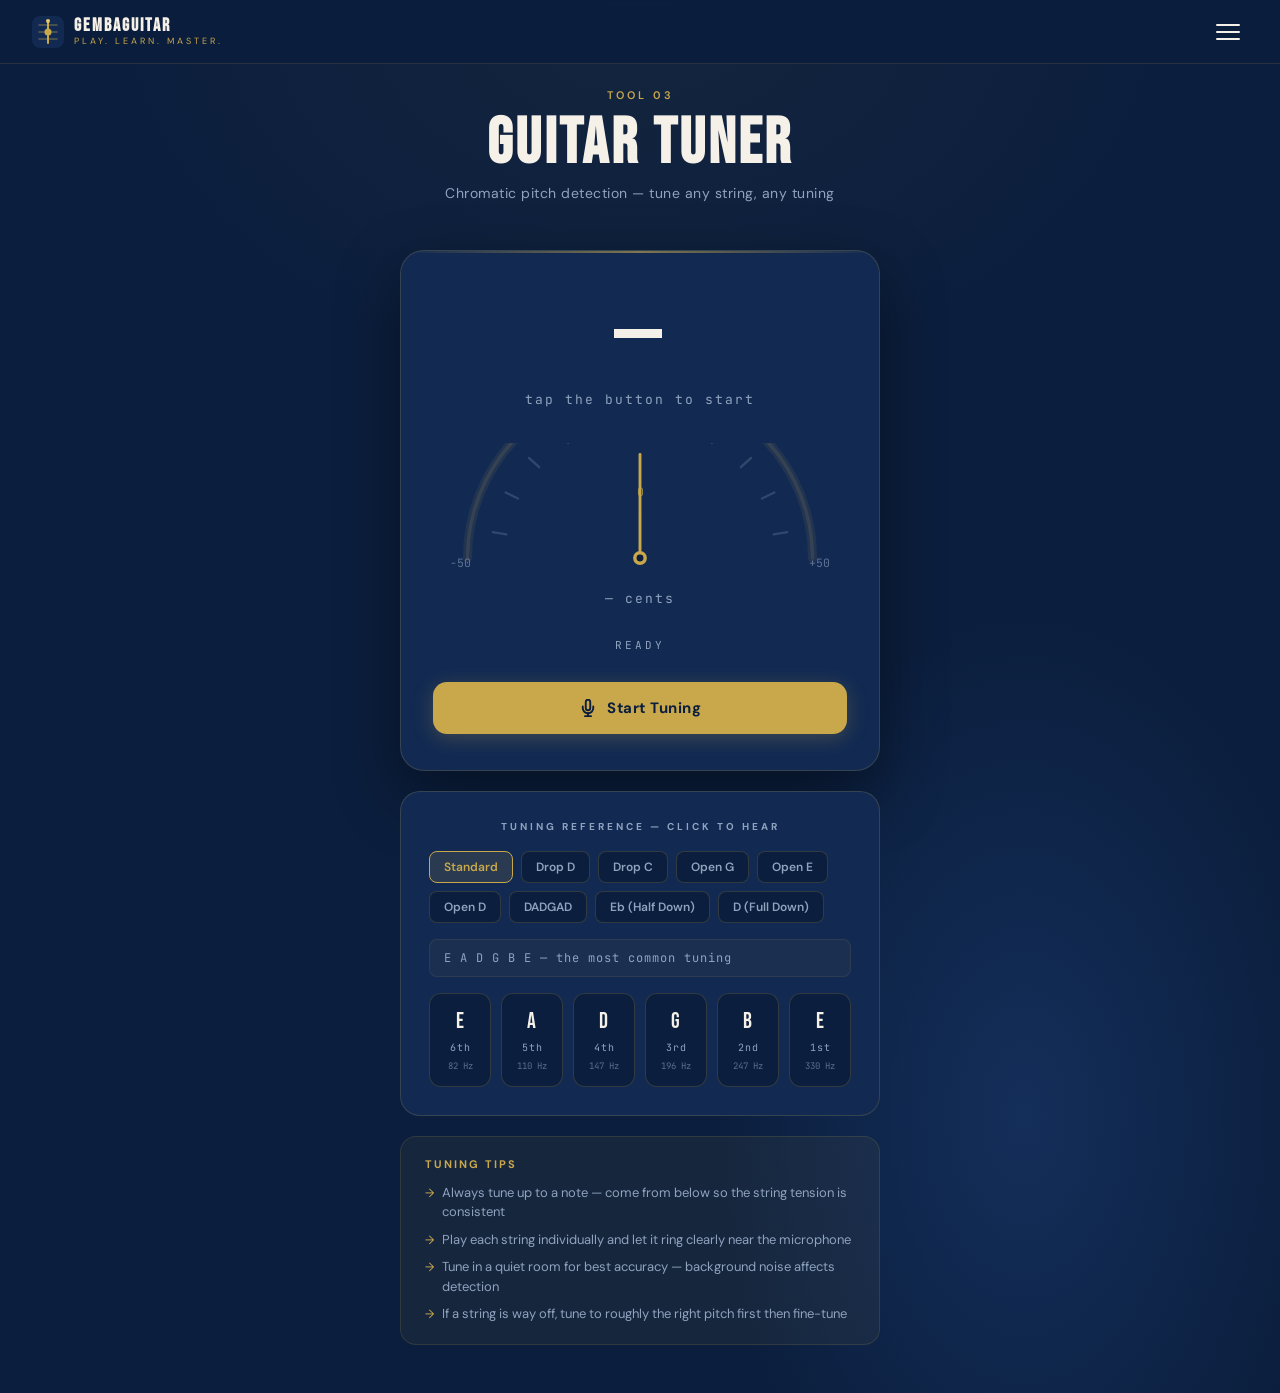
<file: tuner/index.html>
<!DOCTYPE html>
<html lang="en">
<head>
  <meta charset="UTF-8"/>
  <meta name="viewport" content="width=device-width, initial-scale=1.0"/>
  <meta name="description" content="Free online guitar tuner with microphone pitch detection. Supports standard tuning, Drop D, Open G, DADGAD, and 9 alternate tunings."/>
  <meta name="keywords" content="online guitar tuner, free guitar tuner, chromatic tuner, drop d tuner, alternate tuning"/>
  <meta property="og:title" content="Free Online Guitar Tuner — GembaGuitar"/>
  <meta property="og:description" content="Free chromatic guitar tuner with 9 alternate tunings including Drop D, Open G, and DADGAD. No app needed."/>
  <meta property="og:url" content="https://gembaguitar.com/tuner/"/>
  <meta property="og:type" content="website"/>
  <title>Guitar Tuner — GembaGuitar</title>
  <link href="https://fonts.googleapis.com/css2?family=Bebas+Neue&family=DM+Sans:wght@300;400;500;600;700&family=JetBrains+Mono:wght@400;700&display=swap" rel="stylesheet"/>
  <link rel="stylesheet" href="../css/gemba.css"/>
  <style>
    *, *::before, *::after { box-sizing: border-box; margin: 0; padding: 0; }

    :root {
      --navy:        #0b1e3d;
      --navy-mid:    #122a52;
      --navy-light:  #1a3a6e;
      --gold:        #c9a84c;
      --gold-light:  #e8c96a;
      --gold-glow:   rgba(201,168,76,0.25);
      --cream:       #f5f0e8;
      --muted:       #8fa3bf;
      --border:      rgba(201,168,76,0.18);
      --green:       #1adf8c;
      --red:         #ff4d6d;
      --surface:     #122a52;
      --surface2:    #1a3a6e;
    }

    body {
      background: var(--navy);
      color: var(--cream);
      font-family: 'DM Sans', sans-serif;
      min-height: 100vh;
      display: flex;
      flex-direction: column;
      align-items: center;
      padding: 96px 24px 48px;
      background-image:
        radial-gradient(ellipse 60% 40% at 50% 0%, rgba(201,168,76,0.05) 0%, transparent 70%),
        radial-gradient(ellipse 40% 60% at 80% 80%, rgba(26,58,110,0.6) 0%, transparent 60%);
    }

    /* ── PAGE HEADER ── */
    .page-header {
      text-align: center;
      margin-bottom: 48px;
      animation: fadeUp 0.5s ease both;
    }

    .page-tag {
      font-size: 11px;
      font-weight: 600;
      letter-spacing: 3px;
      text-transform: uppercase;
      color: var(--gold);
      margin-bottom: 10px;
    }

    .page-title {
      font-family: 'Bebas Neue', sans-serif;
      font-size: clamp(42px, 8vw, 64px);
      letter-spacing: 3px;
      color: var(--cream);
      line-height: 1;
    }

    .page-subtitle {
      font-size: 14px;
      color: var(--muted);
      margin-top: 8px;
      letter-spacing: 0.5px;
    }

    /* ── MAIN TUNER CARD ── */
    .tuner-card {
      background: var(--surface);
      border: 1px solid var(--border);
      border-radius: 24px;
      padding: 40px 32px 36px;
      width: 100%;
      max-width: 480px;
      position: relative;
      overflow: hidden;
      animation: fadeUp 0.5s ease 0.1s both;
      box-shadow: 0 24px 64px rgba(0,0,0,0.4);
    }

    .tuner-card::before {
      content: '';
      position: absolute;
      top: 0; left: 0; right: 0;
      height: 2px;
      background: linear-gradient(90deg, transparent, var(--gold), transparent);
      opacity: 0.6;
    }

    /* ── NOTE DISPLAY ── */
    .note-display {
      text-align: center;
      margin-bottom: 32px;
    }

    .note-name {
      font-family: 'Bebas Neue', sans-serif;
      font-size: 96px;
      line-height: 1;
      letter-spacing: 4px;
      color: var(--cream);
      transition: color 0.2s;
      min-height: 96px;
      display: block;
    }

    .note-name.in-tune  { color: var(--green); }
    .note-name.sharp    { color: var(--red); }
    .note-name.flat     { color: var(--red); }

    .note-freq {
      font-family: 'JetBrains Mono', monospace;
      font-size: 13px;
      color: var(--muted);
      letter-spacing: 2px;
      margin-top: 4px;
      min-height: 20px;
    }

    /* ── GAUGE ── */
    .gauge-wrap {
      position: relative;
      width: 100%;
      margin-bottom: 20px;
    }

    .gauge-svg {
      width: 100%;
      height: auto;
      display: block;
    }

    /* ── CENTS LABEL ── */
    .cents-label {
      text-align: center;
      font-family: 'JetBrains Mono', monospace;
      font-size: 13px;
      color: var(--muted);
      letter-spacing: 2px;
      margin-bottom: 28px;
      min-height: 20px;
    }

    .cents-label.in-tune { color: var(--green); }
    .cents-label.off     { color: var(--gold); }

    /* ── STATUS ── */
    .tuner-status {
      text-align: center;
      font-family: 'JetBrains Mono', monospace;
      font-size: 11px;
      letter-spacing: 3px;
      text-transform: uppercase;
      color: var(--muted);
      margin-bottom: 28px;
      min-height: 16px;
    }

    .tuner-status.listening { color: var(--gold); }
    .tuner-status.in-tune   { color: var(--green); }

    /* ── TUNE BUTTON ── */
    .btn-tune {
      width: 100%;
      padding: 16px;
      border: none;
      border-radius: 14px;
      background: var(--gold);
      color: var(--navy);
      font-family: 'DM Sans', sans-serif;
      font-size: 15px;
      font-weight: 700;
      letter-spacing: 0.5px;
      cursor: pointer;
      transition: background 0.2s, transform 0.15s, box-shadow 0.2s;
      box-shadow: 0 4px 20px var(--gold-glow);
      display: flex;
      align-items: center;
      justify-content: center;
      gap: 10px;
    }

    .btn-tune:hover {
      background: var(--gold-light);
      box-shadow: 0 6px 28px var(--gold-glow);
    }

    .btn-tune:active { transform: scale(0.97); }

    .btn-tune.active {
      background: var(--navy-light);
      color: var(--gold);
      border: 1px solid var(--gold);
      box-shadow: none;
    }

    .btn-tune svg {
      width: 18px;
      height: 18px;
    }

    /* ── STRING REFERENCE ── */
    .strings-card {
      background: var(--surface);
      border: 1px solid var(--border);
      border-radius: 20px;
      padding: 28px;
      width: 100%;
      max-width: 480px;
      margin-top: 20px;
      animation: fadeUp 0.5s ease 0.2s both;
    }

    .strings-title {
      font-size: 10px;
      font-weight: 700;
      letter-spacing: 3px;
      text-transform: uppercase;
      color: var(--muted);
      margin-bottom: 18px;
      text-align: center;
    }

    .strings-grid {
      display: grid;
      grid-template-columns: repeat(6, 1fr);
      gap: 10px;
    }

    .string-btn {
      display: flex;
      flex-direction: column;
      align-items: center;
      gap: 6px;
      padding: 14px 8px;
      border-radius: 12px;
      border: 1px solid var(--border);
      background: var(--navy);
      cursor: pointer;
      transition: border-color 0.2s, background 0.2s, transform 0.15s;
    }

    .string-btn:hover {
      border-color: var(--gold);
      background: rgba(201,168,76,0.06);
      transform: translateY(-2px);
    }

    .string-btn.active {
      border-color: var(--gold);
      background: rgba(201,168,76,0.1);
    }

    .string-note {
      font-family: 'Bebas Neue', sans-serif;
      font-size: 22px;
      letter-spacing: 1px;
      color: var(--cream);
    }

    .string-num {
      font-family: 'JetBrains Mono', monospace;
      font-size: 10px;
      color: var(--muted);
      letter-spacing: 1px;
    }

    .string-freq {
      font-family: 'JetBrains Mono', monospace;
      font-size: 9px;
      color: rgba(143,163,191,0.6);
    }

    /* ── TUNING SELECTOR ── */
    .tuning-selector {
      display: flex;
      flex-wrap: wrap;
      gap: 8px;
      margin-bottom: 16px;
    }

    .tuning-btn {
      padding: 7px 14px;
      border-radius: 8px;
      border: 1px solid var(--border);
      background: var(--navy);
      color: var(--muted);
      font-family: 'DM Sans', sans-serif;
      font-size: 12px;
      font-weight: 600;
      cursor: pointer;
      transition: border-color 0.2s, color 0.2s, background 0.2s;
      white-space: nowrap;
    }

    .tuning-btn:hover {
      border-color: var(--gold);
      color: var(--gold);
    }

    .tuning-btn.active {
      background: rgba(201,168,76,0.12);
      border-color: var(--gold);
      color: var(--gold);
    }

    .tuning-desc {
      font-size: 12px;
      color: var(--muted);
      font-family: 'JetBrains Mono', monospace;
      letter-spacing: 1px;
      margin-bottom: 16px;
      padding: 10px 14px;
      background: rgba(201,168,76,0.05);
      border-radius: 8px;
      border: 1px solid rgba(201,168,76,0.1);
    }

    /* ── TIPS ── */
    .tips-card {
      background: rgba(201,168,76,0.06);
      border: 1px solid rgba(201,168,76,0.15);
      border-radius: 16px;
      padding: 20px 24px;
      width: 100%;
      max-width: 480px;
      margin-top: 20px;
      animation: fadeUp 0.5s ease 0.3s both;
    }

    .tips-title {
      font-size: 11px;
      font-weight: 700;
      letter-spacing: 2px;
      text-transform: uppercase;
      color: var(--gold);
      margin-bottom: 12px;
    }

    .tips-list {
      list-style: none;
      display: flex;
      flex-direction: column;
      gap: 8px;
    }

    .tips-list li {
      font-size: 13px;
      color: var(--muted);
      display: flex;
      align-items: flex-start;
      gap: 8px;
      line-height: 1.5;
    }

    .tips-list li::before {
      content: '→';
      color: var(--gold);
      font-size: 12px;
      margin-top: 1px;
      flex-shrink: 0;
    }

    /* ── ANIMATIONS ── */
    @keyframes fadeUp {
      from { opacity: 0; transform: translateY(20px); }
      to   { opacity: 1; transform: translateY(0); }
    }

    @keyframes pulse-ring {
      0%   { transform: scale(1); opacity: 0.6; }
      100% { transform: scale(1.15); opacity: 0; }
    }

    .listening-ring {
      position: absolute;
      top: 50%; left: 50%;
      transform: translate(-50%, -50%);
      width: 100%; height: 100%;
      border-radius: 14px;
      border: 2px solid var(--gold);
      animation: pulse-ring 1.5s ease-out infinite;
      pointer-events: none;
      display: none;
    }

    .btn-tune.active .listening-ring { display: block; }

    @media (max-width: 480px) {
      body { padding: 88px 16px 40px; }
      .tuner-card { padding: 28px 20px; }
      .note-name { font-size: 72px; }
      .string-note { font-size: 18px; }
      .strings-grid { gap: 6px; }
      .string-btn { padding: 10px 4px; }
    }
  </style>
  <script src="/js/gemba-nav.js"></script>
</head>
<body>

  <!-- Navbar injected by gemba.css -->
  <nav class="gemba-nav">
    <a href="/" class="gemba-nav-logo">
      <svg class="gemba-nav-mark" viewBox="0 0 32 32" fill="none">
        <rect width="32" height="32" rx="8" fill="#122a52"/>
        <line x1="7" y1="9"  x2="25" y2="9"  stroke="#c9a84c" stroke-width="1.5" stroke-linecap="round" opacity="0.4"/>
        <line x1="7" y1="16" x2="25" y2="16" stroke="#c9a84c" stroke-width="1.5" stroke-linecap="round" opacity="0.4"/>
        <line x1="7" y1="23" x2="25" y2="23" stroke="#c9a84c" stroke-width="1.5" stroke-linecap="round" opacity="0.4"/>
        <line x1="16" y1="5" x2="16" y2="27" stroke="#c9a84c" stroke-width="2" stroke-linecap="round"/>
        <circle cx="16" cy="16" r="3.5" fill="#c9a84c"/>
        <circle cx="16" cy="5"  r="2"   fill="#e8c96a"/>
      </svg>
      <div class="gemba-nav-text">
        <strong>GembaGuitar</strong>
        <span>Play. Learn. Master.</span>
      </div>
    </a>
    <ul class="gemba-nav-links">
      <li><a href="/chord-lookup">Chord Library</a></li>
      <li><a href="/chord-generator">Chord Identifier</a></li>
      <li><a href="/metronome">Metronome</a></li>
      <li><a href="/tuner" class="active">Tuner</a></li>
      <li><a href="/learn">Learn</a></li>
      <li><a href="/blog">Blog</a></li>
      <li><a href="/tab-creator">Tab Creator</a></li>
      <li><a href="/resources">Resources</a></li>
    </ul>
    <a href="/" class="gemba-nav-home">← Home</a>
  </nav>

  <!-- ── PAGE HEADER ── -->
  <div class="page-header">
    <p class="page-tag">Tool 03</p>
    <h1 class="page-title">Guitar Tuner</h1>
    <p class="page-subtitle">Chromatic pitch detection — tune any string, any tuning</p>
  </div>

  <!-- ── TUNER CARD ── -->
  <div class="tuner-card">

    <div class="note-display">
      <span class="note-name" id="noteName">—</span>
      <div class="note-freq" id="noteFreq">tap the button to start</div>
    </div>

    <!-- SVG Gauge -->
    <div class="gauge-wrap">
      <svg class="gauge-svg" viewBox="0 0 360 110" fill="none" xmlns="http://www.w3.org/2000/svg" id="gaugeSvg">
        <!-- Tick marks -->
        <g id="ticks"></g>
        <!-- Arc track -->
        <path d="M 30 100 A 150 150 0 0 1 330 100" stroke="rgba(201,168,76,0.12)" stroke-width="3" stroke-linecap="round"/>
        <!-- Active arc -->
        <path d="M 30 100 A 150 150 0 0 1 330 100" stroke="rgba(201,168,76,0.08)" stroke-width="8" stroke-linecap="round"/>
        <!-- Center line -->
        <line x1="180" y1="60" x2="180" y2="100" stroke="rgba(201,168,76,0.3)" stroke-width="2" stroke-dasharray="4 3"/>
        <!-- Labels -->
        <text x="24"  y="108" font-family="JetBrains Mono" font-size="10" fill="rgba(143,163,191,0.6)" text-anchor="middle">−50</text>
        <text x="180" y="46"  font-family="JetBrains Mono" font-size="10" fill="rgba(201,168,76,0.7)"  text-anchor="middle">0</text>
        <text x="336" y="108" font-family="JetBrains Mono" font-size="10" fill="rgba(143,163,191,0.6)" text-anchor="middle">+50</text>
        <!-- Needle -->
        <g id="needle" transform="rotate(0, 180, 100)">
          <line x1="180" y1="100" x2="180" y2="10" stroke="#c9a84c" stroke-width="2.5" stroke-linecap="round"/>
          <circle cx="180" cy="100" r="6" fill="#c9a84c"/>
          <circle cx="180" cy="100" r="3" fill="#0b1e3d"/>
        </g>
        <!-- In-tune zone -->
        <path d="M 168 100 A 150 150 0 0 1 192 100" stroke="rgba(26,223,140,0)" stroke-width="8" stroke-linecap="round" id="inTuneArc"/>
      </svg>
    </div>

    <div class="cents-label" id="centsLabel">— cents</div>
    <div class="tuner-status" id="tunerStatus">ready</div>

    <button class="btn-tune" id="tuneBtn" onclick="toggleTuner()">
      <div class="listening-ring"></div>
      <svg viewBox="0 0 24 24" fill="none" stroke="currentColor" stroke-width="2.5" stroke-linecap="round" stroke-linejoin="round" id="btnIcon">
        <path d="M12 1a3 3 0 0 0-3 3v8a3 3 0 0 0 6 0V4a3 3 0 0 0-3-3z"/>
        <path d="M19 10v2a7 7 0 0 1-14 0v-2"/>
        <line x1="12" y1="19" x2="12" y2="23"/>
        <line x1="8"  y1="23" x2="16" y2="23"/>
      </svg>
      <span id="btnText">Start Tuning</span>
    </button>

  </div>

  <!-- ── STRING REFERENCE ── -->
  <div class="strings-card">
    <p class="strings-title">Tuning Reference — Click to hear</p>

    <!-- Tuning Selector -->
    <div class="tuning-selector">
      <button class="tuning-btn active" onclick="setTuning('standard')">Standard</button>
      <button class="tuning-btn" onclick="setTuning('dropD')">Drop D</button>
      <button class="tuning-btn" onclick="setTuning('dropC')">Drop C</button>
      <button class="tuning-btn" onclick="setTuning('openG')">Open G</button>
      <button class="tuning-btn" onclick="setTuning('openE')">Open E</button>
      <button class="tuning-btn" onclick="setTuning('openD')">Open D</button>
      <button class="tuning-btn" onclick="setTuning('dadgad')">DADGAD</button>
      <button class="tuning-btn" onclick="setTuning('halfDown')">Eb (Half Down)</button>
      <button class="tuning-btn" onclick="setTuning('fullDown')">D (Full Down)</button>
    </div>

    <div class="tuning-desc" id="tuningDesc">E A D G B E — the most common tuning</div>

    <div class="strings-grid" id="stringsGrid"></div>
  </div>

  <!-- ── TIPS ── -->
  <div class="tips-card">
    <p class="tips-title">Tuning Tips</p>
    <ul class="tips-list">
      <li>Always tune up to a note — come from below so the string tension is consistent</li>
      <li>Play each string individually and let it ring clearly near the microphone</li>
      <li>Tune in a quiet room for best accuracy — background noise affects detection</li>
      <li>If a string is way off, tune to roughly the right pitch first then fine-tune</li>
    </ul>
  </div>

  <script>
    // ── TUNING DEFINITIONS ──
    const TUNINGS = {
      standard: {
        name: 'Standard',
        desc: 'E A D G B E — the most common tuning',
        strings: [
          { note: 'E', num: '6th', freq: 82.41  },
          { note: 'A', num: '5th', freq: 110.00 },
          { note: 'D', num: '4th', freq: 146.83 },
          { note: 'G', num: '3rd', freq: 196.00 },
          { note: 'B', num: '2nd', freq: 246.94 },
          { note: 'E', num: '1st', freq: 329.63 },
        ]
      },
      dropD: {
        name: 'Drop D',
        desc: 'D A D G B E — great for rock and metal power chords',
        strings: [
          { note: 'D', num: '6th', freq: 73.42  },
          { note: 'A', num: '5th', freq: 110.00 },
          { note: 'D', num: '4th', freq: 146.83 },
          { note: 'G', num: '3rd', freq: 196.00 },
          { note: 'B', num: '2nd', freq: 246.94 },
          { note: 'E', num: '1st', freq: 329.63 },
        ]
      },
      dropC: {
        name: 'Drop C',
        desc: 'C G C F A D — popular in hard rock and metal',
        strings: [
          { note: 'C', num: '6th', freq: 65.41  },
          { note: 'G', num: '5th', freq: 98.00  },
          { note: 'C', num: '4th', freq: 130.81 },
          { note: 'F', num: '3rd', freq: 174.61 },
          { note: 'A', num: '2nd', freq: 220.00 },
          { note: 'D', num: '1st', freq: 293.66 },
        ]
      },
      openG: {
        name: 'Open G',
        desc: 'D G D G B D — favoured by blues and slide players',
        strings: [
          { note: 'D', num: '6th', freq: 73.42  },
          { note: 'G', num: '5th', freq: 98.00  },
          { note: 'D', num: '4th', freq: 146.83 },
          { note: 'G', num: '3rd', freq: 196.00 },
          { note: 'B', num: '2nd', freq: 246.94 },
          { note: 'D', num: '1st', freq: 293.66 },
        ]
      },
      openE: {
        name: 'Open E',
        desc: 'E B E G# B E — bright and powerful open chord',
        strings: [
          { note: 'E', num: '6th', freq: 82.41  },
          { note: 'B', num: '5th', freq: 123.47 },
          { note: 'E', num: '4th', freq: 164.81 },
          { note: 'G#', num: '3rd', freq: 207.65 },
          { note: 'B', num: '2nd', freq: 246.94 },
          { note: 'E', num: '1st', freq: 329.63 },
        ]
      },
      openD: {
        name: 'Open D',
        desc: 'D A D F# A D — warm and full, great for fingerpicking',
        strings: [
          { note: 'D', num: '6th', freq: 73.42  },
          { note: 'A', num: '5th', freq: 110.00 },
          { note: 'D', num: '4th', freq: 146.83 },
          { note: 'F#', num: '3rd', freq: 185.00 },
          { note: 'A', num: '2nd', freq: 220.00 },
          { note: 'D', num: '1st', freq: 293.66 },
        ]
      },
      dadgad: {
        name: 'DADGAD',
        desc: 'D A D G A D — popular in Celtic and folk music',
        strings: [
          { note: 'D', num: '6th', freq: 73.42  },
          { note: 'A', num: '5th', freq: 110.00 },
          { note: 'D', num: '4th', freq: 146.83 },
          { note: 'G', num: '3rd', freq: 196.00 },
          { note: 'A', num: '2nd', freq: 220.00 },
          { note: 'D', num: '1st', freq: 293.66 },
        ]
      },
      halfDown: {
        name: 'Eb (Half Step Down)',
        desc: 'Eb Ab Db Gb Bb Eb — used by Hendrix, Guns N Roses, Stevie Ray Vaughan',
        strings: [
          { note: 'Eb', num: '6th', freq: 77.78  },
          { note: 'Ab', num: '5th', freq: 103.83 },
          { note: 'Db', num: '4th', freq: 138.59 },
          { note: 'Gb', num: '3rd', freq: 185.00 },
          { note: 'Bb', num: '2nd', freq: 233.08 },
          { note: 'Eb', num: '1st', freq: 311.13 },
        ]
      },
      fullDown: {
        name: 'D (Full Step Down)',
        desc: 'D G C F A D — heavy and dark, used in grunge and metal',
        strings: [
          { note: 'D', num: '6th', freq: 73.42  },
          { note: 'G', num: '5th', freq: 98.00  },
          { note: 'C', num: '4th', freq: 130.81 },
          { note: 'F', num: '3rd', freq: 174.61 },
          { note: 'A', num: '2nd', freq: 220.00 },
          { note: 'D', num: '1st', freq: 293.66 },
        ]
      }
    };

    let currentTuning = 'standard';

    function setTuning(key) {
      currentTuning = key;
      const tuning = TUNINGS[key];

      // Update buttons
      document.querySelectorAll('.tuning-btn').forEach(b => b.classList.remove('active'));
      event.target.classList.add('active');

      // Update description
      document.getElementById('tuningDesc').textContent = tuning.desc;

      // Rebuild string buttons
      renderStrings(tuning.strings);
    }

    function renderStrings(strings) {
      const grid = document.getElementById('stringsGrid');
      grid.innerHTML = '';
      strings.forEach((s, i) => {
        const strNum = 6 - i;
        const btn = document.createElement('button');
        btn.className = 'string-btn';
        btn.id = 'str' + strNum;
        btn.onclick = () => playReferenceNote(s.freq, strNum);
        btn.innerHTML = `
          <span class="string-note">${s.note}</span>
          <span class="string-num">${s.num}</span>
          <span class="string-freq">${Math.round(s.freq)} Hz</span>
        `;
        grid.appendChild(btn);
      });
    }

    // Init with standard tuning
    renderStrings(TUNINGS.standard.strings);

    // ── NOTES & FREQUENCIES ──
    const NOTE_STRINGS = ['C','C#','D','D#','E','F','F#','G','G#','A','A#','B'];

    function freqToNote(freq) {
      if (freq <= 0) return null;
      const noteNum  = 12 * (Math.log2(freq / 440)) + 69;
      const rounded  = Math.round(noteNum);
      const cents    = Math.round((noteNum - rounded) * 100);
      const noteName = NOTE_STRINGS[((rounded % 12) + 12) % 12];
      const octave   = Math.floor(rounded / 12) - 1;
      return { name: noteName, octave, cents, freq };
    }

    // ── AUTOCORRELATION PITCH DETECTION ──
    function autoCorrelate(buf, sampleRate) {
      const SIZE = buf.length;
      const rms  = Math.sqrt(buf.reduce((s, v) => s + v * v, 0) / SIZE);

      // Raised threshold — ignore background noise below this level
      if (rms < 0.04) return -1;

      let r1 = 0, r2 = SIZE - 1;
      const thres = 0.3;
      for (let i = 0; i < SIZE / 2; i++) { if (Math.abs(buf[i]) < thres) { r1 = i; break; } }
      for (let i = 1; i < SIZE / 2; i++) { if (Math.abs(buf[SIZE - i]) < thres) { r2 = SIZE - i; break; } }

      const buf2 = buf.slice(r1, r2);
      const c    = new Float32Array(buf2.length).fill(0);
      for (let i = 0; i < buf2.length; i++)
        for (let j = 0; j < buf2.length - i; j++)
          c[i] += buf2[j] * buf2[j + i];

      let d = 0;
      while (d < c.length && c[d] > c[d + 1]) d++;

      let maxval = -1, maxpos = -1;
      for (let i = d; i < c.length; i++) {
        if (c[i] > maxval) { maxval = c[i]; maxpos = i; }
      }

      // Confidence check — signal must be strong enough to be a real note
      if (maxval < 0.4) return -1;

      let T0 = maxpos;
      const x1 = c[T0 - 1], x2 = c[T0], x3 = c[T0 + 1];
      const a  = (x1 + x3 - 2 * x2) / 2;
      const b  = (x3 - x1) / 2;
      if (a) T0 = T0 - b / (2 * a);

      return sampleRate / T0;
    }

    // ── STABILITY FILTER ──
    // Only show a note if we detect it consistently across multiple frames
    let stableNote = null;
    let stableCount = 0;
    const STABLE_FRAMES = 4; // must detect same note for 4 frames before displaying

    function getStableNote(noteData) {
      if (!noteData) { stableNote = null; stableCount = 0; return null; }
      if (stableNote && noteData.name === stableNote.name) {
        stableCount++;
        stableNote = noteData; // update with latest cents
        return stableCount >= STABLE_FRAMES ? stableNote : null;
      } else {
        stableNote = noteData;
        stableCount = 1;
        return null;
      }
    }

    // ── STATE ──
    let isListening   = false;
    let audioCtx      = null;
    let analyser      = null;
    let source        = null;
    let stream        = null;
    let animFrameId   = null;
    let smoothedCents = 0;

    // ── NEEDLE ──
    function setNeedle(cents) {
      // Smooth the needle
      smoothedCents += (cents - smoothedCents) * 0.15;
      const clamp  = Math.max(-50, Math.min(50, smoothedCents));
      const deg    = clamp * 1.6; // ±50 cents → ±80 degrees
      document.getElementById('needle').setAttribute('transform', `rotate(${deg}, 180, 100)`);

      // Color the in-tune arc
      const arc   = document.getElementById('inTuneArc');
      const inTune = Math.abs(clamp) < 5;
      arc.setAttribute('stroke', inTune ? 'rgba(26,223,140,0.5)' : 'rgba(201,168,76,0)');
    }

    // ── DISPLAY UPDATE ──
    function updateDisplay(noteData) {
      const nameEl   = document.getElementById('noteName');
      const freqEl   = document.getElementById('noteFreq');
      const centsEl  = document.getElementById('centsLabel');
      const statusEl = document.getElementById('tunerStatus');

      if (!noteData) {
        nameEl.textContent  = '—';
        nameEl.className    = 'note-name';
        freqEl.textContent  = 'play a string…';
        centsEl.textContent = '— cents';
        centsEl.className   = 'cents-label';
        setNeedle(0);
        return;
      }

      const { name, octave, cents, freq } = noteData;
      const inTune = Math.abs(cents) <= 5;
      const sharp  = cents > 5;

      nameEl.textContent = name + octave;
      nameEl.className   = 'note-name ' + (inTune ? 'in-tune' : sharp ? 'sharp' : 'flat');

      freqEl.textContent  = freq.toFixed(1) + ' Hz';
      centsEl.className   = 'cents-label ' + (inTune ? 'in-tune' : 'off');

      if (inTune) {
        centsEl.textContent  = '✓ In Tune';
        statusEl.textContent = 'in tune';
        statusEl.className   = 'tuner-status in-tune';
      } else {
        const dir = sharp ? 'sharp' : 'flat';
        centsEl.textContent  = (cents > 0 ? '+' : '') + cents + ' cents (' + dir + ')';
        statusEl.textContent = 'listening…';
        statusEl.className   = 'tuner-status listening';
      }

      setNeedle(cents);
    }

    // ── ANALYSIS LOOP ──
    let silenceFrames = 0;
    function analyse() {
      animFrameId = requestAnimationFrame(analyse);
      const buf = new Float32Array(analyser.fftSize);
      analyser.getFloatTimeDomainData(buf);
      const freq = autoCorrelate(buf, audioCtx.sampleRate);
      if (freq > 60 && freq < 1200) {
        silenceFrames = 0;
        const noteData = freqToNote(freq);
        const stable   = getStableNote(noteData);
        if (stable) updateDisplay(stable);
      } else {
        silenceFrames++;
        if (silenceFrames > 30) {
          stableNote  = null;
          stableCount = 0;
          updateDisplay(null);
        }
      }
    }

    // ── TOGGLE TUNER ──
    async function toggleTuner() {
      if (isListening) {
        stopTuner();
      } else {
        await startTuner();
      }
    }

    async function startTuner() {
      try {
        stream = await navigator.mediaDevices.getUserMedia({
          audio: {
            echoCancellation: true,
            noiseSuppression: true,
            autoGainControl:  false
          },
          video: false
        });

        audioCtx = new (window.AudioContext || window.webkitAudioContext)();
        analyser = audioCtx.createAnalyser();
        analyser.fftSize = 4096;

        // Highpass — cuts everything below 70Hz (below low E string)
        const highpass = audioCtx.createBiquadFilter();
        highpass.type            = 'highpass';
        highpass.frequency.value = 70;
        highpass.Q.value         = 0.7;

        // Lowpass — cuts everything above 1400Hz (above high E harmonics)
        const lowpass = audioCtx.createBiquadFilter();
        lowpass.type            = 'lowpass';
        lowpass.frequency.value = 1400;
        lowpass.Q.value         = 0.7;

        // Chain: mic → highpass → lowpass → analyser
        source = audioCtx.createMediaStreamSource(stream);
        source.connect(highpass);
        highpass.connect(lowpass);
        lowpass.connect(analyser);

        isListening = true;
        const btn  = document.getElementById('tuneBtn');
        const text = document.getElementById('btnText');
        btn.classList.add('active');
        text.textContent = 'Stop Tuning';
        document.getElementById('tunerStatus').textContent = 'listening…';
        document.getElementById('tunerStatus').className   = 'tuner-status listening';

        analyse();
      } catch (err) {
        console.error('Tuner error:', err.name, err.message);
        document.getElementById('tunerStatus').textContent = err.name;
        document.getElementById('noteFreq').textContent    = err.message;
      }
    }

    function stopTuner() {
      isListening = false;
      cancelAnimationFrame(animFrameId);
      if (source)   { source.disconnect(); source = null; }
      if (stream)   { stream.getTracks().forEach(t => t.stop()); stream = null; }
      if (audioCtx) { audioCtx.close(); audioCtx = null; }

      const btn  = document.getElementById('tuneBtn');
      const text = document.getElementById('btnText');
      btn.classList.remove('active');
      text.textContent = 'Start Tuning';

      document.getElementById('noteName').textContent  = '—';
      document.getElementById('noteName').className    = 'note-name';
      document.getElementById('noteFreq').textContent  = 'tap the button to start';
      document.getElementById('centsLabel').textContent = '— cents';
      document.getElementById('centsLabel').className   = 'cents-label';
      document.getElementById('tunerStatus').textContent = 'ready';
      document.getElementById('tunerStatus').className   = 'tuner-status';
      setNeedle(0);
    }

    // ── REFERENCE TONE ──
    function playReferenceNote(freq, strNum) {
      const ctx  = new (window.AudioContext || window.webkitAudioContext)();
      const osc  = ctx.createOscillator();
      const gain = ctx.createGain();
      osc.connect(gain);
      gain.connect(ctx.destination);
      osc.type      = 'triangle';
      osc.frequency.setValueAtTime(freq, ctx.currentTime);
      gain.gain.setValueAtTime(0.4, ctx.currentTime);
      gain.gain.exponentialRampToValueAtTime(0.001, ctx.currentTime + 2.5);
      osc.start();
      osc.stop(ctx.currentTime + 2.5);

      // Highlight active string
      document.querySelectorAll('.string-btn').forEach(b => b.classList.remove('active'));
      document.getElementById('str' + strNum).classList.add('active');
      setTimeout(() => document.getElementById('str' + strNum).classList.remove('active'), 2500);
    }

    // ── DRAW TICK MARKS ──
    (function drawTicks() {
      const svg   = document.getElementById('ticks');
      const cx    = 180, cy = 100, r = 130;
      for (let c = -50; c <= 50; c += 10) {
        const deg  = c * 1.6;
        const rad  = (deg - 90) * Math.PI / 180;
        const isMajor = c % 10 === 0;
        const len  = isMajor ? 12 : 6;
        const x1   = cx + (r - len) * Math.cos(rad);
        const y1   = cy + (r - len) * Math.sin(rad);
        const x2   = cx + r * Math.cos(rad);
        const y2   = cy + r * Math.sin(rad);
        const line = document.createElementNS('http://www.w3.org/2000/svg', 'line');
        line.setAttribute('x1', x1); line.setAttribute('y1', y1);
        line.setAttribute('x2', x2); line.setAttribute('y2', y2);
        line.setAttribute('stroke', c === 0 ? 'rgba(201,168,76,0.6)' : 'rgba(143,163,191,0.25)');
        line.setAttribute('stroke-width', isMajor ? '2' : '1');
        line.setAttribute('stroke-linecap', 'round');
        svg.appendChild(line);
      }
    })();
  </script>

</body>
</html>
</file>
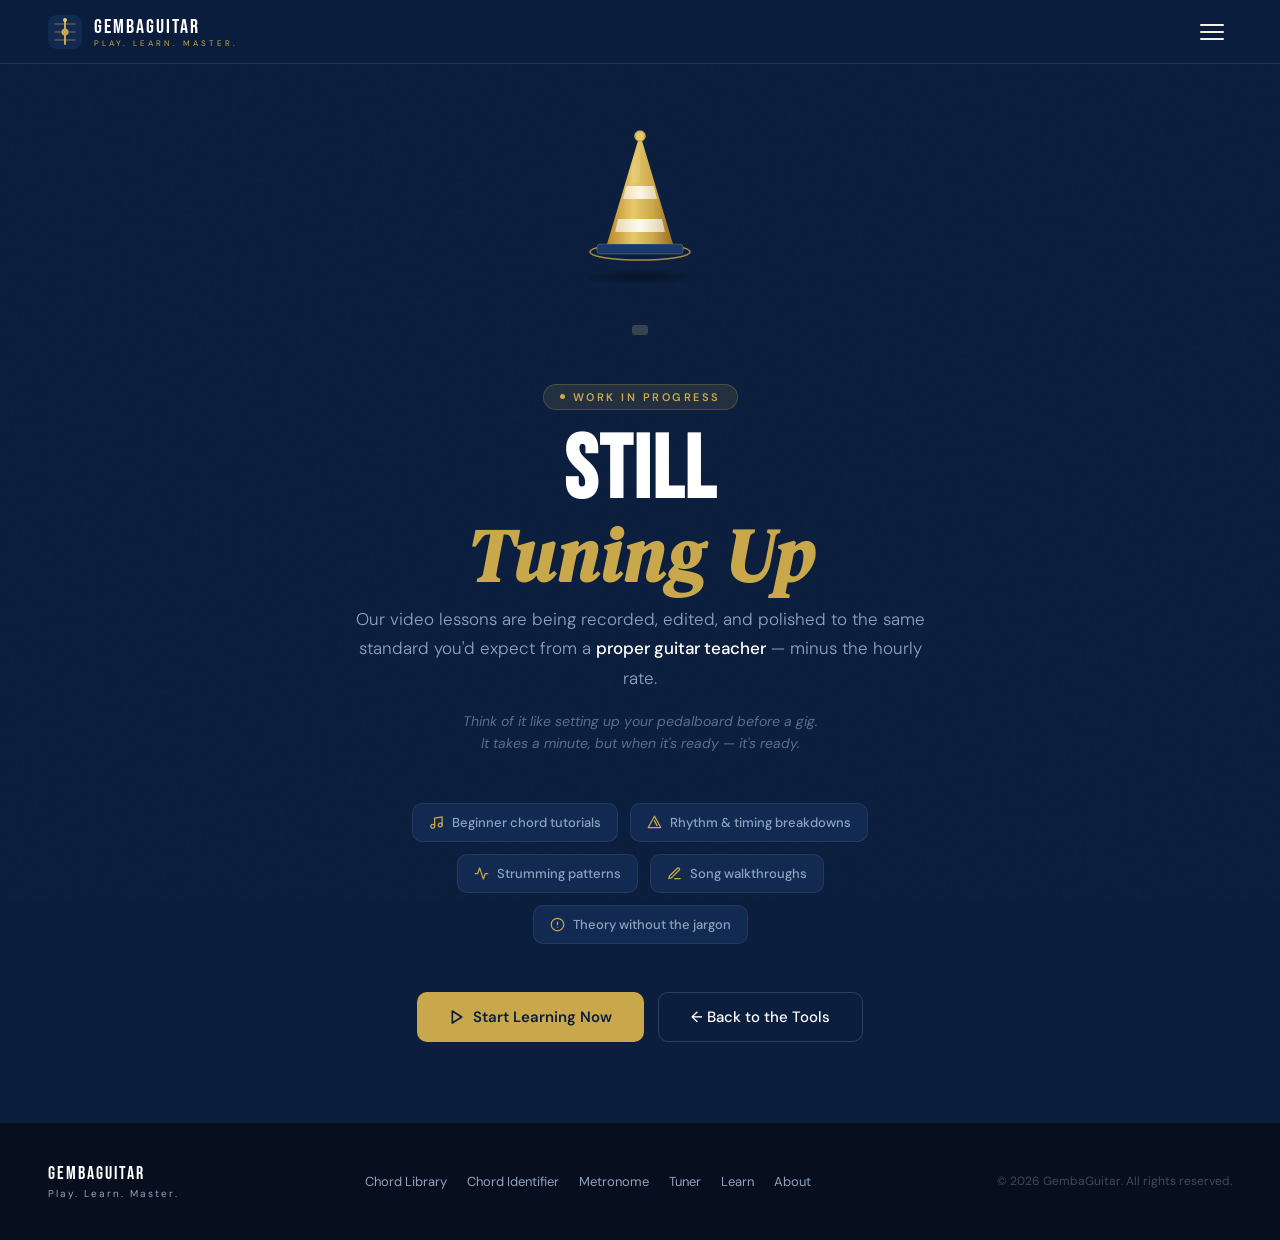
<file: videos/index.html>
<!DOCTYPE html>
<html lang="en">
<head>
  <meta charset="UTF-8" />
  <meta name="viewport" content="width=device-width, initial-scale=1.0" />
  <meta name="description" content="GembaGuitar video lessons are coming soon. Free guitar tutorials for self-taught players." />
  <meta name="robots" content="noindex, nofollow" />
  <title>Videos Coming Soon — GembaGuitar</title>
  <link href="https://fonts.googleapis.com/css2?family=Bebas+Neue&family=DM+Sans:wght@300;400;500;600&family=DM+Serif+Display:ital@0;1&display=swap" rel="stylesheet"/>
  <style>
    *, *::before, *::after { box-sizing: border-box; margin: 0; padding: 0; }

    :root {
      --navy:       #0b1e3d;
      --navy-mid:   #122a52;
      --navy-light: #1a3a6e;
      --gold:       #c9a84c;
      --gold-light: #e8c96a;
      --cream:      #f5f0e8;
      --white:      #ffffff;
      --muted:      #8fa3bf;
      --font-display: 'Bebas Neue', sans-serif;
      --font-serif:   'DM Serif Display', serif;
      --font-body:    'DM Sans', sans-serif;
      --navbar-h:   64px;
    }

    html { scroll-behavior: smooth; }

    body {
      background: var(--navy);
      color: var(--white);
      font-family: var(--font-body);
      min-height: 100vh;
      overflow-x: hidden;
    }

    body::before {
      content: '';
      position: fixed;
      inset: 0;
      background-image: url("data:image/svg+xml,%3Csvg viewBox='0 0 256 256' xmlns='http://www.w3.org/2000/svg'%3E%3Cfilter id='noise'%3E%3CfeTurbulence type='fractalNoise' baseFrequency='0.9' numOctaves='4' stitchTiles='stitch'/%3E%3C/filter%3E%3Crect width='100%25' height='100%25' filter='url(%23noise)' opacity='0.04'/%3E%3C/svg%3E");
      pointer-events: none;
      z-index: 0;
      opacity: 0.4;
    }

    /* ── NAVBAR ── */
    nav {
      position: fixed;
      top: 0; left: 0; right: 0;
      z-index: 100;
      display: flex;
      align-items: center;
      justify-content: space-between;
      padding: 0 48px;
      height: var(--navbar-h);
      background: rgba(11, 30, 61, 0.95);
      backdrop-filter: blur(12px);
      border-bottom: 1px solid rgba(201, 168, 76, 0.15);
    }

    .nav-logo {
      display: flex;
      align-items: center;
      gap: 12px;
      text-decoration: none;
    }

    .nav-logo-text {
      display: flex;
      flex-direction: column;
      line-height: 1;
    }

    .nav-logo-text strong {
      font-family: var(--font-display);
      font-size: 20px;
      letter-spacing: 2px;
      color: var(--white);
      font-weight: 400;
    }

    .nav-logo-text span {
      font-size: 8px;
      letter-spacing: 3px;
      text-transform: uppercase;
      color: var(--gold);
      margin-top: 2px;
    }

    .nav-links {
      display: flex;
      align-items: center;
      gap: 4px;
      list-style: none;
    }

    .nav-links a {
      color: rgba(255,255,255,0.7);
      font-size: 13px;
      font-weight: 500;
      text-decoration: none;
      padding: 7px 14px;
      border-radius: 6px;
      transition: color 0.2s, background 0.2s;
    }

    .nav-links a:hover { color: var(--white); background: rgba(255,255,255,0.06); }

    .nav-back {
      color: var(--muted);
      font-size: 13px;
      font-weight: 500;
      text-decoration: none;
      display: flex;
      align-items: center;
      gap: 6px;
      padding: 7px 14px;
      border-radius: 6px;
      transition: color 0.2s;
    }

    .nav-back:hover { color: var(--white); }

    /* ── PAGE ── */
    .page {
      position: relative;
      z-index: 1;
      min-height: 100vh;
      display: flex;
      flex-direction: column;
      align-items: center;
      justify-content: center;
      padding: calc(var(--navbar-h) + 60px) 24px 80px;
      text-align: center;
    }

    /* ── CONE SVG ── */
    .cone-wrap {
      position: relative;
      margin-bottom: 40px;
      animation: float 3s ease-in-out infinite;
    }

    @keyframes float {
      0%, 100% { transform: translateY(0); }
      50%       { transform: translateY(-12px); }
    }

    .cone-shadow {
      width: 120px;
      height: 16px;
      background: radial-gradient(ellipse, rgba(0,0,0,0.35) 0%, transparent 70%);
      border-radius: 50%;
      margin: 0 auto;
      animation: shadow-pulse 3s ease-in-out infinite;
    }

    @keyframes shadow-pulse {
      0%, 100% { transform: scaleX(1);    opacity: 0.4; }
      50%       { transform: scaleX(0.7); opacity: 0.2; }
    }

    /* ── TAPE LINE ── */
    .tape {
      display: flex;
      align-items: center;
      gap: 0;
      margin-bottom: 48px;
      overflow: hidden;
      max-width: 480px;
      border-radius: 3px;
    }

    .tape-segment {
      height: 10px;
      flex: 1;
    }

    .tape-segment:nth-child(odd)  { background: var(--gold); }
    .tape-segment:nth-child(even) { background: var(--navy-mid); border: 1px solid rgba(201,168,76,0.2); }

    /* ── CONTENT ── */
    .content {
      max-width: 580px;
    }

    .eyebrow {
      display: inline-flex;
      align-items: center;
      gap: 8px;
      background: rgba(201,168,76,0.12);
      border: 1px solid rgba(201,168,76,0.25);
      border-radius: 100px;
      padding: 5px 16px;
      font-size: 11px;
      font-weight: 600;
      letter-spacing: 2.5px;
      text-transform: uppercase;
      color: var(--gold);
      margin-bottom: 20px;
    }

    .eyebrow::before {
      content: '';
      width: 5px; height: 5px;
      background: var(--gold);
      border-radius: 50%;
    }

    h1 {
      font-family: var(--font-display);
      font-size: clamp(52px, 10vw, 88px);
      letter-spacing: 2px;
      line-height: 0.95;
      color: var(--white);
      margin-bottom: 8px;
    }

    h1 em {
      font-family: var(--font-serif);
      font-style: italic;
      color: var(--gold);
      font-size: 0.85em;
    }

    .subtitle {
      font-size: 17px;
      line-height: 1.75;
      color: var(--muted);
      font-weight: 300;
      margin-bottom: 16px;
    }

    .subtitle strong { color: var(--white); font-weight: 500; }

    .detail {
      font-size: 14px;
      color: rgba(143,163,191,0.6);
      font-style: italic;
      margin-bottom: 48px;
      line-height: 1.6;
    }

    /* ── WHAT'S COMING ── */
    .coming-grid {
      display: flex;
      gap: 12px;
      justify-content: center;
      flex-wrap: wrap;
      margin-bottom: 48px;
    }

    .coming-pill {
      display: flex;
      align-items: center;
      gap: 8px;
      background: var(--navy-mid);
      border: 1px solid rgba(255,255,255,0.07);
      border-radius: 10px;
      padding: 10px 16px;
      font-size: 13px;
      color: var(--muted);
      font-weight: 500;
    }

    .coming-pill svg {
      width: 15px; height: 15px;
      stroke: var(--gold);
      flex-shrink: 0;
    }

    /* ── CTA ── */
    .cta-row {
      display: flex;
      gap: 14px;
      justify-content: center;
      flex-wrap: wrap;
    }

    .btn-primary {
      background: var(--gold);
      color: var(--navy);
      font-family: var(--font-body);
      font-size: 15px;
      font-weight: 600;
      padding: 14px 32px;
      border-radius: 10px;
      text-decoration: none;
      display: inline-flex;
      align-items: center;
      gap: 8px;
      transition: background 0.2s, transform 0.2s;
    }

    .btn-primary:hover { background: var(--gold-light); transform: translateY(-2px); }

    .btn-secondary {
      background: transparent;
      color: var(--white);
      font-family: var(--font-body);
      font-size: 15px;
      font-weight: 500;
      padding: 14px 32px;
      border-radius: 10px;
      border: 1px solid rgba(255,255,255,0.15);
      text-decoration: none;
      display: inline-flex;
      align-items: center;
      gap: 8px;
      transition: border-color 0.2s, background 0.2s, transform 0.2s;
    }

    .btn-secondary:hover {
      border-color: rgba(255,255,255,0.4);
      background: rgba(255,255,255,0.05);
      transform: translateY(-2px);
    }

    /* ── FOOTER ── */
    footer {
      position: relative;
      z-index: 1;
      background: #070f1e;
      padding: 40px 48px;
      display: flex;
      align-items: center;
      justify-content: space-between;
      flex-wrap: wrap;
      gap: 20px;
      border-top: 1px solid rgba(255,255,255,0.05);
    }

    .footer-logo strong {
      font-family: var(--font-display);
      font-size: 18px;
      letter-spacing: 2px;
      color: var(--white);
      font-weight: 400;
      display: block;
    }

    .footer-logo span {
      font-size: 10px;
      color: var(--muted);
      letter-spacing: 2px;
      margin-top: 3px;
      display: block;
    }

    .footer-links { display: flex; gap: 20px; flex-wrap: wrap; }
    .footer-links a { color: var(--muted); text-decoration: none; font-size: 13px; transition: color 0.2s; }
    .footer-links a:hover { color: var(--gold); }
    .footer-copy { font-size: 12px; color: rgba(143,163,191,0.4); }

    @media (max-width: 600px) {
      nav { padding: 0 20px; }
      .nav-links { display: none; }
      footer { padding: 36px 24px; flex-direction: column; align-items: flex-start; }
    }
  </style>
  <script src="/js/gemba-nav.js"></script>
</head>
<body>

  <!-- ── NAVBAR ── -->
  <nav>
    <a href="/" class="nav-logo">
      <svg width="34" height="34" viewBox="0 0 34 34" fill="none">
        <rect width="34" height="34" rx="9" fill="#122a52"/>
        <line x1="7" y1="9"  x2="27" y2="9"  stroke="#c9a84c" stroke-width="1.5" stroke-linecap="round" opacity="0.4"/>
        <line x1="7" y1="17" x2="27" y2="17" stroke="#c9a84c" stroke-width="1.5" stroke-linecap="round" opacity="0.4"/>
        <line x1="7" y1="25" x2="27" y2="25" stroke="#c9a84c" stroke-width="1.5" stroke-linecap="round" opacity="0.4"/>
        <line x1="17" y1="5" x2="17" y2="29" stroke="#c9a84c" stroke-width="2" stroke-linecap="round"/>
        <circle cx="17" cy="17" r="3.5" fill="#c9a84c"/>
        <circle cx="17" cy="5"  r="2"   fill="#e8c96a"/>
      </svg>
      <div class="nav-logo-text">
        <strong>GembaGuitar</strong>
        <span>Play. Learn. Master.</span>
      </div>
    </a>

    <ul class="nav-links">
      <li><a href="/chord-lookup">Chord Library</a></li>
      <li><a href="/chord-generator">Chord Identifier</a></li>
      <li><a href="/metronome">Metronome</a></li>
      <li><a href="/tuner">Tuner</a></li>
      <li><a href="/learn">Learn</a></li>
      <li><a href="/blog">Blog</a></li>
      <li><a href="/tab-creator">Tab Creator</a></li>
      <li><a href="/resources">Resources</a></li>
    </ul>

    <a href="/" class="nav-back">
      <svg width="14" height="14" viewBox="0 0 24 24" fill="none" stroke="currentColor" stroke-width="2.5" stroke-linecap="round" stroke-linejoin="round">
        <polyline points="15 18 9 12 15 6"/>
      </svg>
      Home
    </a>
  </nav>

  <!-- ── MAIN ── -->
  <main class="page">

    <!-- Floating safety cone SVG -->
    <div class="cone-wrap">
      <svg width="110" height="140" viewBox="0 0 110 140" fill="none" xmlns="http://www.w3.org/2000/svg">
        <!-- Base plate -->
        <ellipse cx="55" cy="128" rx="50" ry="8" fill="#0b1e3d" stroke="#c9a84c" stroke-width="1.5" opacity="0.8"/>
        <rect x="12" y="120" width="86" height="10" rx="3" fill="#1a3a6e" stroke="rgba(201,168,76,0.3)" stroke-width="1"/>

        <!-- Cone body -->
        <path d="M55 10 L88 120 L22 120 Z" fill="url(#coneGrad)"/>

        <!-- Reflective stripe 1 (lower) -->
        <path d="M33 95 L77 95 L80 108 L30 108 Z" fill="url(#stripeGrad)" opacity="0.95"/>

        <!-- Reflective stripe 2 (upper) -->
        <path d="M41 62 L69 62 L72 75 L38 75 Z" fill="url(#stripeGrad)" opacity="0.9"/>

        <!-- Cone highlight -->
        <path d="M55 10 L45 60 L55 58 Z" fill="rgba(255,255,255,0.07)"/>

        <!-- Top button -->
        <circle cx="55" cy="12" r="5" fill="#e8c96a" stroke="#c9a84c" stroke-width="1.5"/>

        <defs>
          <linearGradient id="coneGrad" x1="22" y1="0" x2="88" y2="0" gradientUnits="userSpaceOnUse">
            <stop offset="0%"   stop-color="#b8882a"/>
            <stop offset="40%"  stop-color="#e8c96a"/>
            <stop offset="70%"  stop-color="#c9a84c"/>
            <stop offset="100%" stop-color="#9a6e20"/>
          </linearGradient>
          <linearGradient id="stripeGrad" x1="0" y1="0" x2="1" y2="0" gradientUnits="objectBoundingBox">
            <stop offset="0%"   stop-color="#f5f0e8" stop-opacity="0.7"/>
            <stop offset="50%"  stop-color="#ffffff" stop-opacity="0.95"/>
            <stop offset="100%" stop-color="#f5f0e8" stop-opacity="0.7"/>
          </linearGradient>
        </defs>
      </svg>
      <div class="cone-shadow"></div>
    </div>

    <!-- Caution tape bar -->
    <div class="tape">
      <div class="tape-segment"></div><div class="tape-segment"></div>
      <div class="tape-segment"></div><div class="tape-segment"></div>
      <div class="tape-segment"></div><div class="tape-segment"></div>
      <div class="tape-segment"></div><div class="tape-segment"></div>
      <div class="tape-segment"></div><div class="tape-segment"></div>
      <div class="tape-segment"></div><div class="tape-segment"></div>
      <div class="tape-segment"></div><div class="tape-segment"></div>
      <div class="tape-segment"></div><div class="tape-segment"></div>
    </div>

    <div class="content">
      <div class="eyebrow">Work in Progress</div>

      <h1>Still<br/><em>Tuning Up</em></h1>

      <p class="subtitle">
        Our video lessons are being recorded, edited, and polished
        to the same standard you'd expect from a <strong>proper guitar teacher</strong> —
        minus the hourly rate.
      </p>

      <p class="detail">
        Think of it like setting up your pedalboard before a gig.<br/>
        It takes a minute, but when it's ready — it's ready.
      </p>

      <!-- What's on the way -->
      <div class="coming-grid">
        <div class="coming-pill">
          <svg viewBox="0 0 24 24" fill="none" stroke-width="2" stroke-linecap="round" stroke-linejoin="round">
            <path d="M9 18V5l12-2v13"/><circle cx="6" cy="18" r="3"/><circle cx="18" cy="16" r="3"/>
          </svg>
          Beginner chord tutorials
        </div>
        <div class="coming-pill">
          <svg viewBox="0 0 24 24" fill="none" stroke-width="2" stroke-linecap="round" stroke-linejoin="round">
            <polygon points="12 2 2 20 22 20"/><line x1="12" y1="9" x2="16" y2="17"/>
          </svg>
          Rhythm & timing breakdowns
        </div>
        <div class="coming-pill">
          <svg viewBox="0 0 24 24" fill="none" stroke-width="2" stroke-linecap="round" stroke-linejoin="round">
            <polyline points="22 12 18 12 15 21 9 3 6 12 2 12"/>
          </svg>
          Strumming patterns
        </div>
        <div class="coming-pill">
          <svg viewBox="0 0 24 24" fill="none" stroke-width="2" stroke-linecap="round" stroke-linejoin="round">
            <path d="M12 20h9"/><path d="M16.5 3.5a2.121 2.121 0 0 1 3 3L7 19l-4 1 1-4L16.5 3.5z"/>
          </svg>
          Song walkthroughs
        </div>
        <div class="coming-pill">
          <svg viewBox="0 0 24 24" fill="none" stroke-width="2" stroke-linecap="round" stroke-linejoin="round">
            <circle cx="12" cy="12" r="10"/><line x1="12" y1="8" x2="12" y2="12"/><line x1="12" y1="16" x2="12.01" y2="16"/>
          </svg>
          Theory without the jargon
        </div>
      </div>

      <div class="cta-row">
        <a href="/learn" class="btn-primary">
          <svg width="16" height="16" viewBox="0 0 24 24" fill="none" stroke="currentColor" stroke-width="2.5" stroke-linecap="round" stroke-linejoin="round">
            <polygon points="5 3 19 12 5 21 5 3"/>
          </svg>
          Start Learning Now
        </a>
        <a href="/" class="btn-secondary">
          ← Back to the Tools
        </a>
      </div>
    </div>

  </main>

  <!-- ── FOOTER ── -->
  <footer>
    <div class="footer-logo">
      <strong>GembaGuitar</strong>
      <span>Play. Learn. Master.</span>
    </div>
    <div class="footer-links">
      <a href="/chord-lookup">Chord Library</a>
      <a href="/chord-generator">Chord Identifier</a>
      <a href="/metronome">Metronome</a>
      <a href="/tuner">Tuner</a>
      <a href="/learn">Learn</a>
      <a href="/about">About</a>
    </div>
    <span class="footer-copy">© 2026 GembaGuitar. All rights reserved.</span>
  </footer>

</body>
</html>
</file>
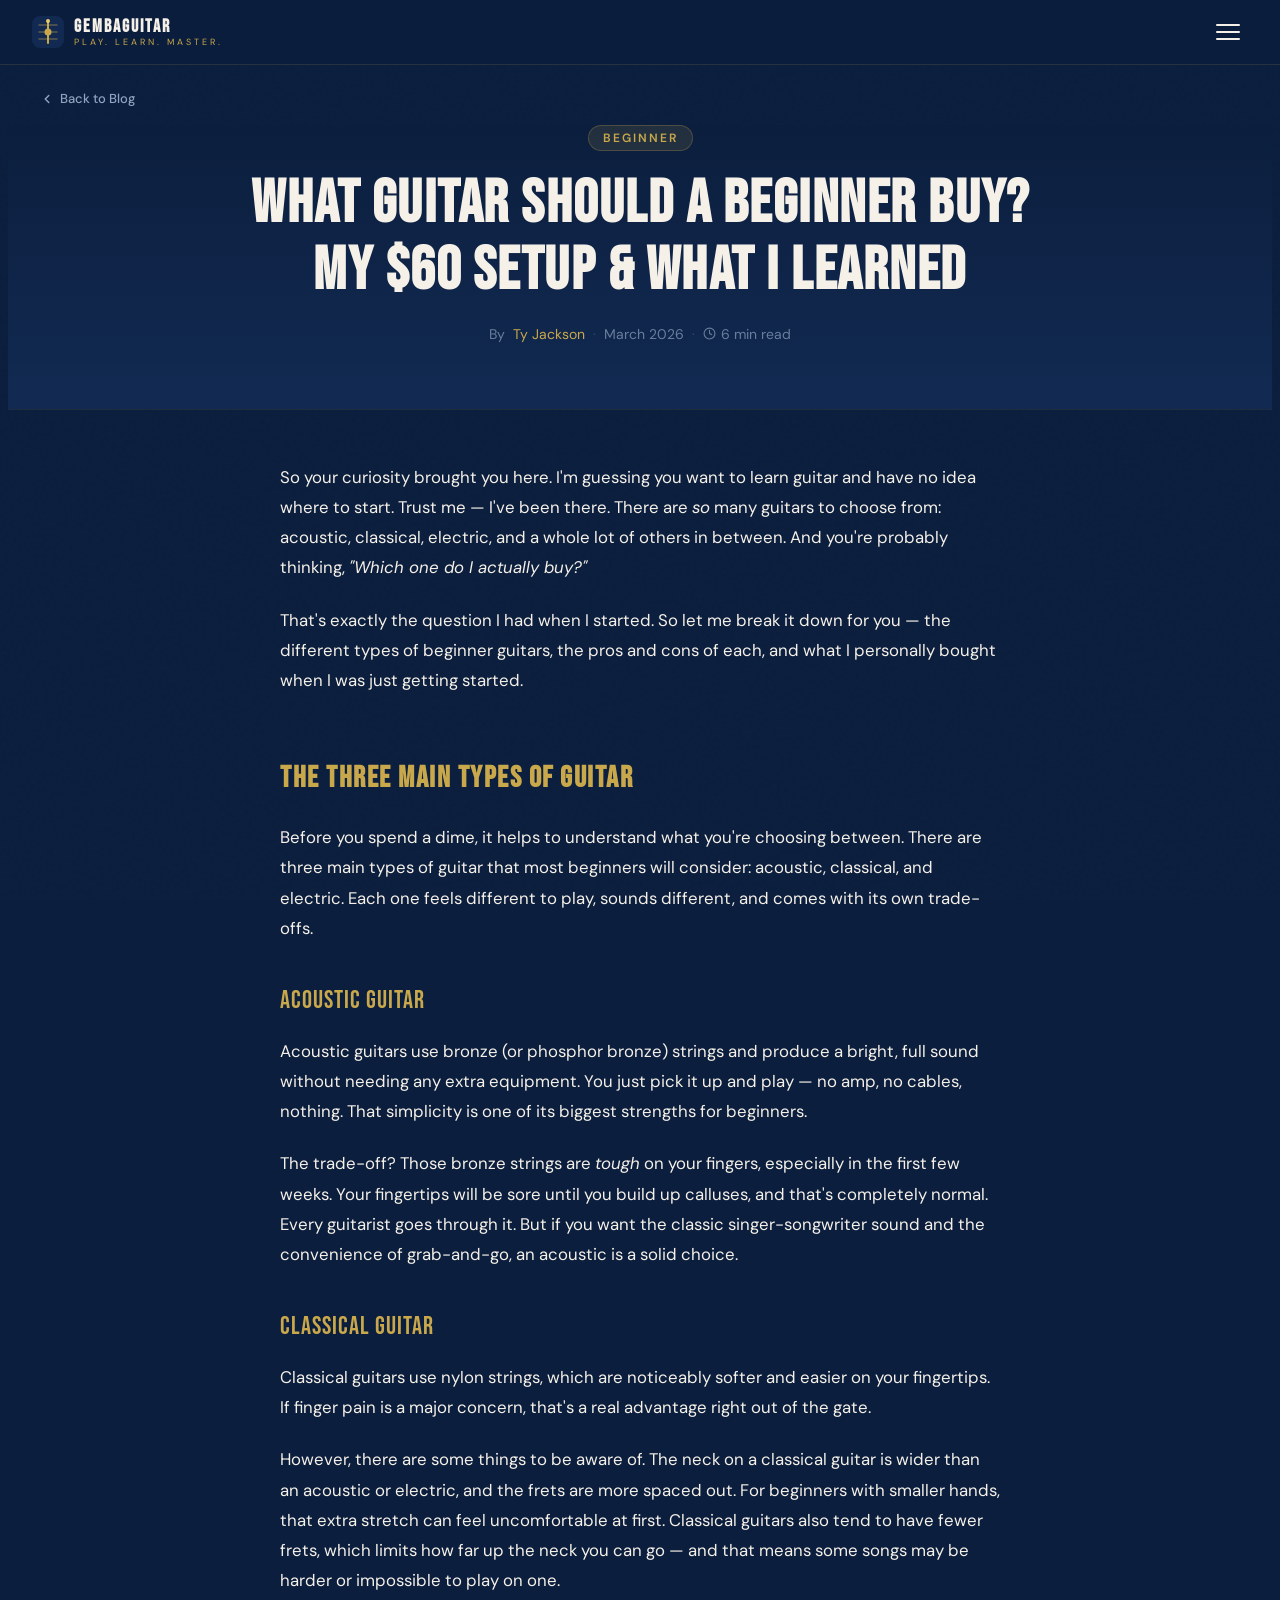
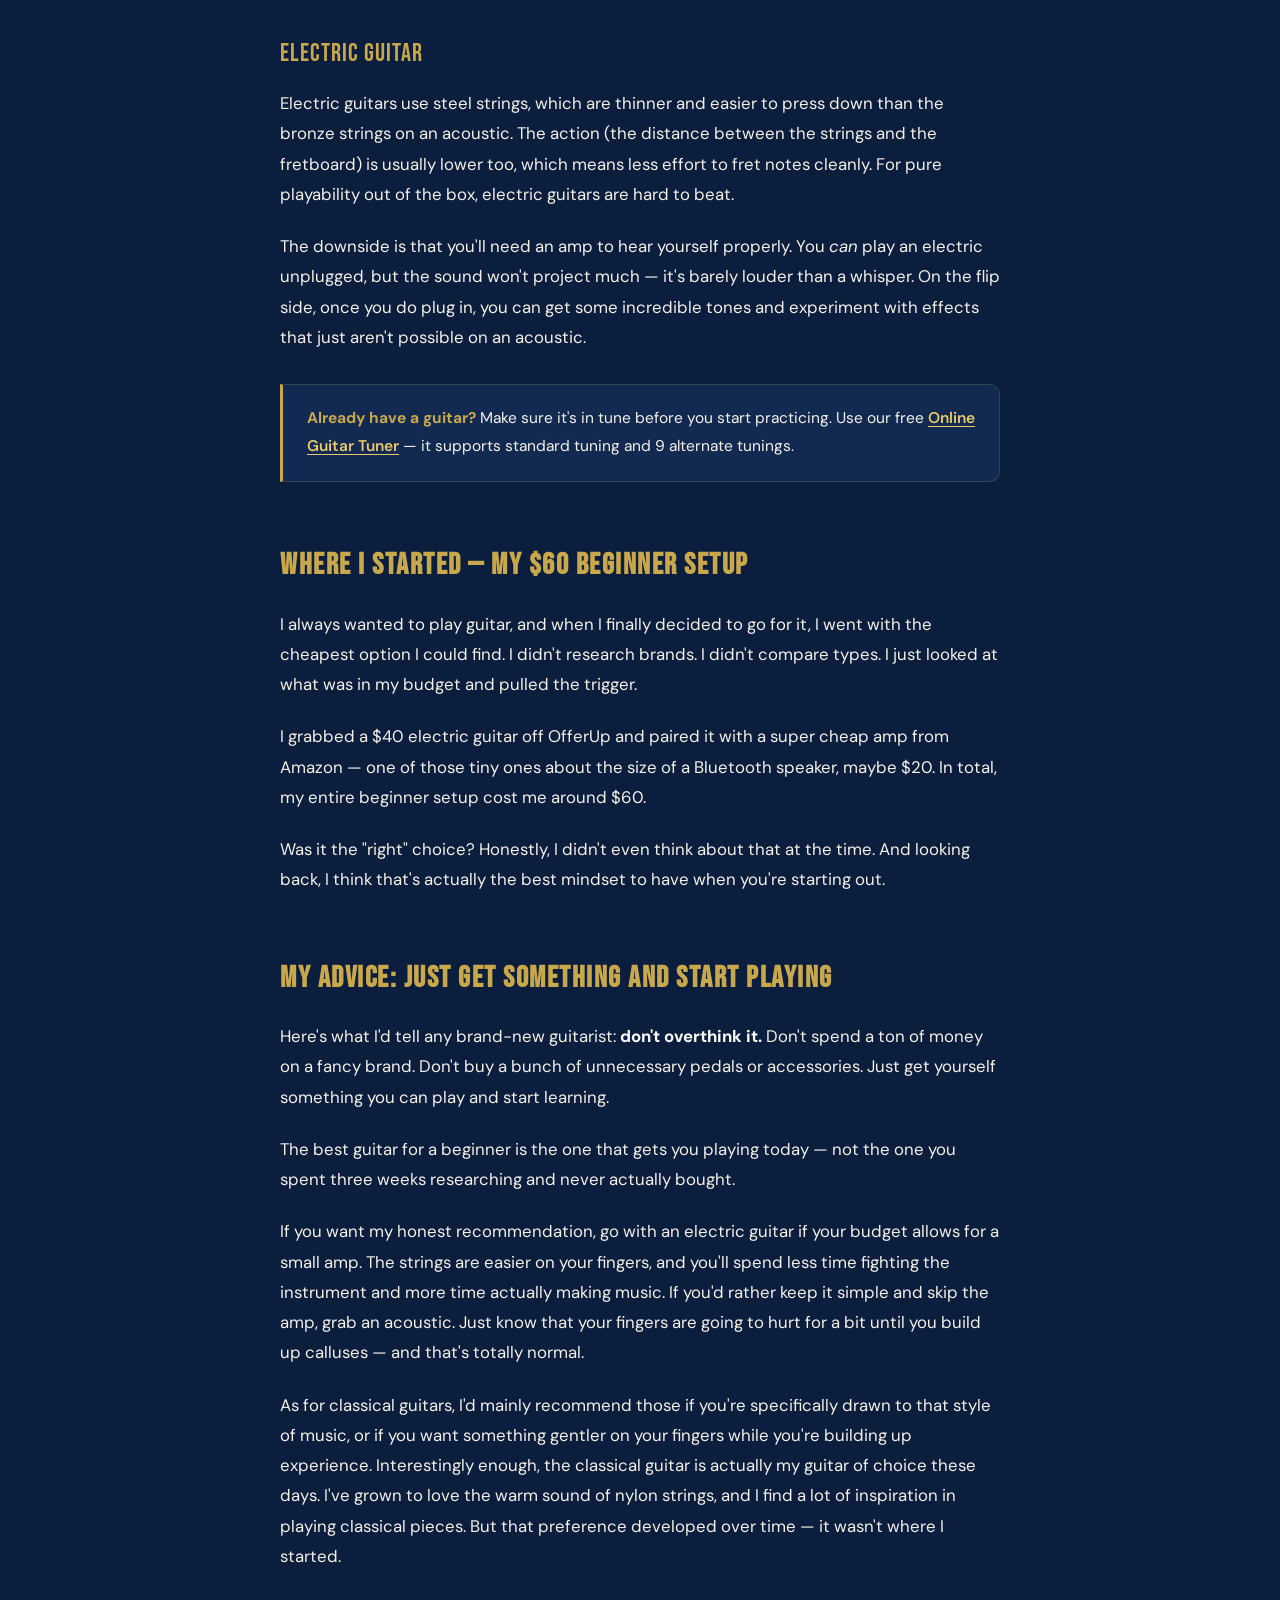
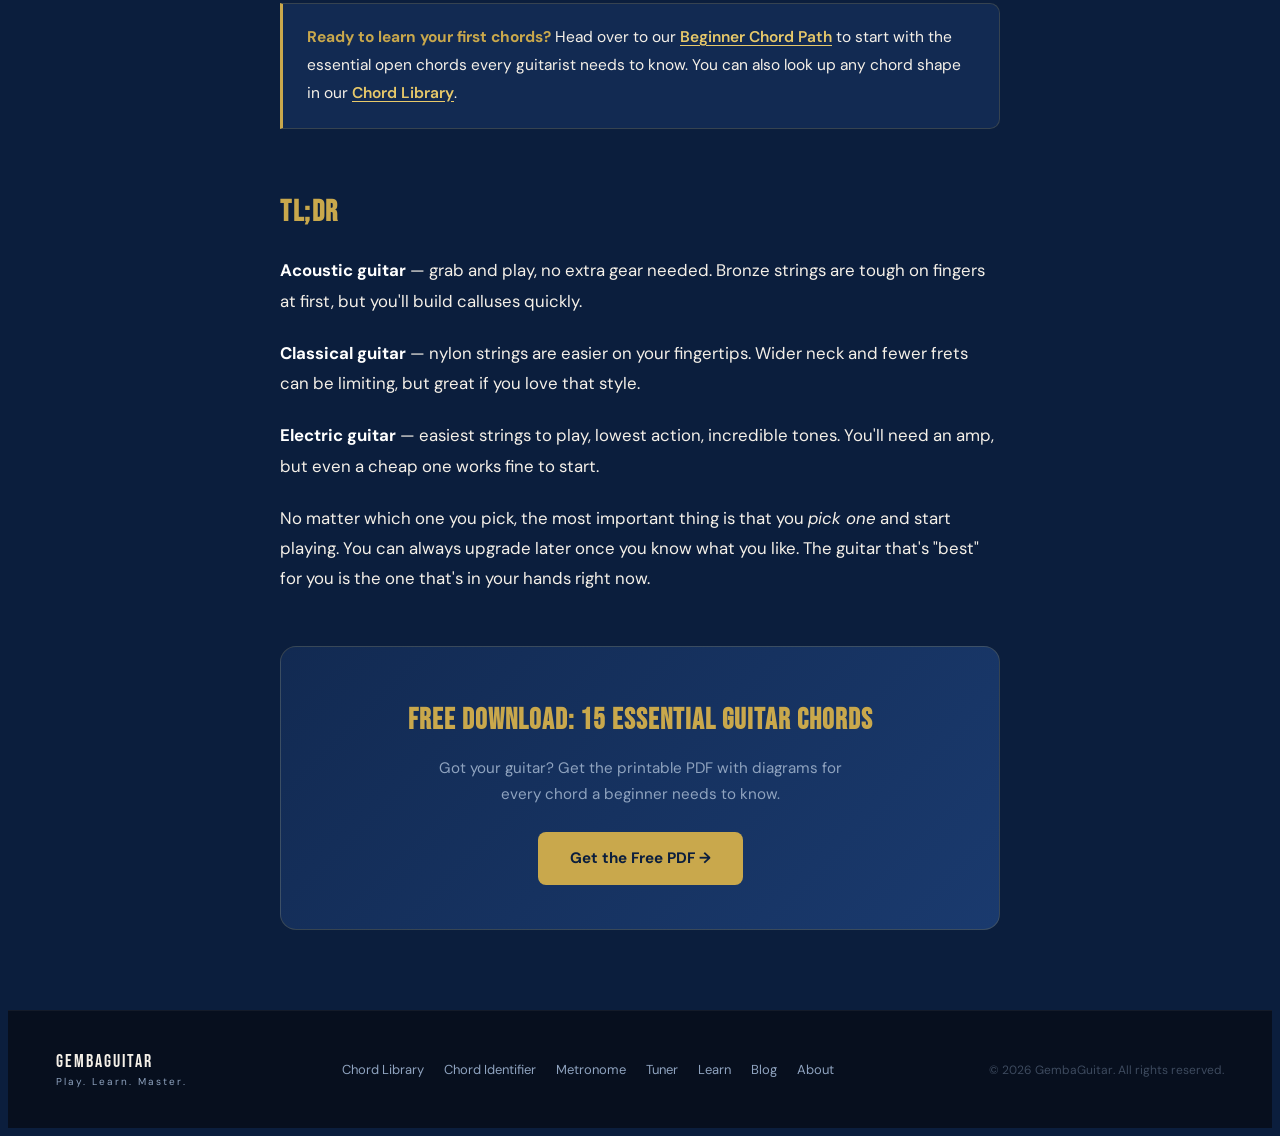
<file: blog/what-guitar-should-a-beginner-buy/index.html>
<!DOCTYPE html>
<html lang="en">
<head>
  <meta charset="UTF-8">
  <meta name="viewport" content="width=device-width, initial-scale=1.0">

  <title>What Guitar Should a Beginner Buy? My $60 Setup & What I Learned | GembaGuitar</title>
  <meta name="description" content="Acoustic, classical, or electric — which guitar should a beginner buy? Here's what I wish I knew before buying my first guitar, and what I'd recommend today.">
  <meta name="keywords" content="best guitar for beginners, what guitar should I buy, beginner guitar, acoustic vs electric guitar, first guitar">
  <meta property="og:title" content="What Guitar Should a Beginner Buy? My $60 Setup & What I Learned | GembaGuitar">
  <meta property="og:description" content="Acoustic, classical, or electric — which guitar is right for a beginner? Here's my honest experience and what I'd recommend.">
  <meta property="og:url" content="https://gembaguitar.com/blog/what-guitar-should-a-beginner-buy/">
  <meta property="og:type" content="article">
  <link rel="canonical" href="https://gembaguitar.com/blog/what-guitar-should-a-beginner-buy/">

  <script type="application/ld+json">
  {
    "@context": "https://schema.org",
    "@type": "Article",
    "headline": "What Guitar Should a Beginner Buy? My $60 Setup & What I Learned",
    "description": "Acoustic, classical, or electric — which guitar should a beginner buy? Here's what I wish I knew before buying my first guitar, and what I'd recommend today.",
    "author": {
      "@type": "Person",
      "name": "Ty Jackson",
      "url": "https://gembaguitar.com/about/"
    },
    "publisher": {
      "@type": "Organization",
      "name": "GembaGuitar",
      "url": "https://gembaguitar.com"
    },
    "datePublished": "2026-03-21",
    "dateModified": "2026-03-21",
    "mainEntityOfPage": "https://gembaguitar.com/blog/what-guitar-should-a-beginner-buy/"
  }
  </script>

  <!-- Shared brand stylesheet -->
  <link rel="stylesheet" href="../../css/gemba.css">

  <!-- Google Fonts -->
  <link rel="preconnect" href="https://fonts.googleapis.com">
  <link rel="preconnect" href="https://fonts.gstatic.com" crossorigin>
  <link href="https://fonts.googleapis.com/css2?family=Bebas+Neue&family=DM+Sans:ital,wght@0,300;0,400;0,500;0,600;0,700;1,400&family=DM+Serif+Display:ital@0;1&display=swap" rel="stylesheet">

  <style>
    :root {
      --navy-dark:  #0b1e3d;
      --navy-mid:   #122a52;
      --navy-light: #1a3a6e;
      --gold:       #c9a84c;
      --gold-light: #e8c96a;
      --cream:      #f5f0e8;
      --cream-dim:  #c4bfb7;
      --muted:      #8fa3bf;
      --white:      #ffffff;
    }

    /* Cancel gemba.css extra body padding — we control it ourselves */
    body {
      padding-top: var(--gemba-navbar-h) !important;
      background: var(--navy-dark);
      color: var(--cream);
      font-family: 'DM Sans', sans-serif;
      overflow-x: hidden;
    }

    /* Noise overlay */
    body::before {
      content: '';
      position: fixed;
      inset: 0;
      background-image: url("data:image/svg+xml,%3Csvg viewBox='0 0 256 256' xmlns='http://www.w3.org/2000/svg'%3E%3Cfilter id='noise'%3E%3CfeTurbulence type='fractalNoise' baseFrequency='0.9' numOctaves='4' stitchTiles='stitch'/%3E%3C/filter%3E%3Crect width='100%25' height='100%25' filter='url(%23noise)' opacity='0.04'/%3E%3C/svg%3E");
      pointer-events: none;
      z-index: 0;
      opacity: 0.4;
    }

    /* ── BACK LINK ── */
    .back-to-blog {
      display: inline-flex;
      align-items: center;
      gap: 6px;
      font-family: 'DM Sans', sans-serif;
      font-size: 13px;
      font-weight: 500;
      color: var(--muted);
      text-decoration: none;
      padding: 18px 32px;
      position: relative;
      z-index: 1;
      transition: color 0.2s;
    }

    .back-to-blog:hover { color: var(--gold); }

    /* ── ARTICLE HERO ── */
    .article-hero {
      position: relative;
      z-index: 1;
      text-align: center;
      padding: 0 24px 52px;
      background: linear-gradient(180deg, var(--navy-dark) 0%, var(--navy-mid) 100%);
      border-bottom: 1px solid rgba(201,168,76,0.1);
    }

    .article-tag {
      display: inline-block;
      font-family: 'DM Sans', sans-serif;
      font-size: 0.75rem;
      font-weight: 600;
      text-transform: uppercase;
      letter-spacing: 2px;
      color: var(--gold);
      background: rgba(201, 168, 76, 0.12);
      border: 1px solid rgba(201,168,76,0.25);
      padding: 4px 14px;
      border-radius: 100px;
      margin-bottom: 20px;
    }

    .article-hero h1 {
      font-family: 'Bebas Neue', sans-serif;
      font-size: clamp(2.2rem, 6vw, 3.8rem);
      color: var(--cream);
      letter-spacing: 1.5px;
      line-height: 1.1;
      max-width: 800px;
      margin: 0 auto 20px;
    }

    .article-meta {
      font-family: 'DM Sans', sans-serif;
      font-size: 0.875rem;
      color: rgba(143,163,191,0.7);
      display: flex;
      align-items: center;
      justify-content: center;
      gap: 8px;
      flex-wrap: wrap;
    }

    .article-meta a {
      color: var(--gold);
      text-decoration: none;
    }

    .article-meta .sep { opacity: 0.4; }

    .article-meta .read-time {
      display: inline-flex;
      align-items: center;
      gap: 5px;
    }

    /* ── ARTICLE BODY ── */
    .article-body {
      position: relative;
      z-index: 1;
      max-width: 720px;
      margin: 0 auto;
      padding: 52px 24px 80px;
      font-family: 'DM Sans', sans-serif;
      color: var(--cream);
      font-size: 1.05rem;
      line-height: 1.8;
    }

    .article-body h2 {
      font-family: 'Bebas Neue', sans-serif;
      font-size: 1.9rem;
      color: var(--gold);
      letter-spacing: 1.5px;
      margin: 52px 0 16px;
      padding-top: 4px;
    }

    .article-body h3 {
      font-family: 'Bebas Neue', sans-serif;
      font-size: 1.55rem;
      letter-spacing: 1px;
      font-weight: 400;
      color: var(--gold);
      margin: 36px 0 12px;
    }

    .article-body p { margin: 0 0 22px; }

    .article-body a {
      color: var(--gold-light);
      text-decoration: underline;
      text-underline-offset: 3px;
    }

    .article-body a:hover { color: var(--gold); }

    .article-body ul,
    .article-body ol {
      margin: 0 0 22px;
      padding-left: 24px;
    }

    .article-body li { margin-bottom: 10px; }

    .article-body blockquote {
      border-left: 3px solid var(--gold);
      margin: 32px 0;
      padding: 14px 24px;
      background: rgba(201, 168, 76, 0.06);
      border-radius: 0 8px 8px 0;
      font-style: italic;
      color: var(--cream-dim);
    }

    .article-body strong { color: var(--white); }

    .article-body em { color: var(--cream); }

    /* ── TOOL CALLOUT ── */
    .tool-callout {
      background: var(--navy-mid);
      border: 1px solid rgba(201, 168, 76, 0.2);
      border-left: 3px solid var(--gold);
      border-radius: 0 10px 10px 0;
      padding: 20px 24px;
      margin: 32px 0;
      font-size: 0.97rem;
    }

    .tool-callout strong { color: var(--gold); }
    .tool-callout a { color: var(--gold-light); font-weight: 600; }

    /* ── ARTICLE CTA ── */
    .article-cta {
      text-align: center;
      background: linear-gradient(135deg, var(--navy-mid), var(--navy-light));
      border: 1px solid rgba(201, 168, 76, 0.2);
      border-radius: 16px;
      padding: 44px 32px;
      margin-top: 52px;
    }

    .article-cta h2 {
      font-family: 'Bebas Neue', sans-serif;
      font-size: 1.8rem;
      color: var(--gold);
      letter-spacing: 1px;
      margin: 0 0 10px;
    }

    .article-cta p {
      color: var(--muted);
      font-size: 0.95rem;
      margin: 0 0 24px;
      max-width: 440px;
      margin-left: auto;
      margin-right: auto;
      line-height: 1.7;
    }

    .article-cta .cta-btn {
      display: inline-block;
      font-family: 'DM Sans', sans-serif;
      font-weight: 700;
      font-size: 0.95rem;
      color: var(--navy-dark);
      background: var(--gold);
      padding: 13px 32px;
      border-radius: 8px;
      text-decoration: none;
      transition: background 0.2s, transform 0.2s;
    }

    .article-cta .cta-btn:hover {
      background: var(--gold-light);
      transform: translateY(-2px);
    }

    /* ── FOOTER ── */
    footer {
      position: relative;
      z-index: 1;
      background: #070f1e;
      padding: 40px 48px;
      display: flex;
      align-items: center;
      justify-content: space-between;
      flex-wrap: wrap;
      gap: 20px;
      border-top: 1px solid rgba(255,255,255,0.05);
    }

    .footer-logo strong {
      font-family: 'Bebas Neue', sans-serif;
      font-size: 18px;
      letter-spacing: 2px;
      color: var(--cream);
      font-weight: 400;
      display: block;
    }

    .footer-logo span {
      font-size: 10px;
      color: var(--muted);
      letter-spacing: 2px;
      margin-top: 3px;
      display: block;
    }

    .footer-links { display: flex; gap: 20px; flex-wrap: wrap; }
    .footer-links a { color: var(--muted); text-decoration: none; font-size: 13px; transition: color 0.2s; }
    .footer-links a:hover { color: var(--gold); }
    .footer-copy { font-size: 12px; color: rgba(143,163,191,0.4); }

    @media (max-width: 600px) {
      .back-to-blog { padding: 16px 20px; }
      .article-hero { padding: 0 18px 40px; }
      .article-body { font-size: 1rem; padding: 36px 18px 60px; }
      .article-body h2 { font-size: 1.6rem; }
      .tool-callout { padding: 16px 18px; }
      .article-cta { padding: 32px 20px; }
      footer { padding: 36px 24px; flex-direction: column; align-items: flex-start; }
    }
  </style>
  <script src="/js/gemba-nav.js"></script>
</head>
<body>

  <!-- ── NAVBAR ── -->
  <nav class="gemba-nav">
    <a href="/" class="gemba-nav-logo">
      <svg class="gemba-nav-mark" viewBox="0 0 32 32" fill="none">
        <rect width="32" height="32" rx="8" fill="#122a52"/>
        <line x1="7" y1="9"  x2="25" y2="9"  stroke="#c9a84c" stroke-width="1.5" stroke-linecap="round" opacity="0.4"/>
        <line x1="7" y1="16" x2="25" y2="16" stroke="#c9a84c" stroke-width="1.5" stroke-linecap="round" opacity="0.4"/>
        <line x1="7" y1="23" x2="25" y2="23" stroke="#c9a84c" stroke-width="1.5" stroke-linecap="round" opacity="0.4"/>
        <line x1="16" y1="5" x2="16" y2="27" stroke="#c9a84c" stroke-width="2" stroke-linecap="round"/>
        <circle cx="16" cy="16" r="3.5" fill="#c9a84c"/>
        <circle cx="16" cy="5"  r="2"   fill="#e8c96a"/>
      </svg>
      <div class="gemba-nav-text">
        <strong>GembaGuitar</strong>
        <span>Play. Learn. Master.</span>
      </div>
    </a>
    <ul class="gemba-nav-links">
      <li><a href="/chord-lookup">Chord Library</a></li>
      <li><a href="/chord-generator">Chord Identifier</a></li>
      <li><a href="/metronome">Metronome</a></li>
      <li><a href="/tuner">Tuner</a></li>
      <li><a href="/learn">Learn</a></li>
      <li><a href="/blog" class="active">Blog</a></li>
      <li><a href="/tab-creator">Tab Creator</a></li>
      <li><a href="/resources">Resources</a></li>
    </ul>
    <a href="/" class="gemba-nav-home">← Home</a>
  </nav>

  <a href="/blog/" class="back-to-blog">
    <svg width="14" height="14" viewBox="0 0 24 24" fill="none" stroke="currentColor" stroke-width="2.5" stroke-linecap="round" stroke-linejoin="round"><polyline points="15 18 9 12 15 6"/></svg>
    Back to Blog
  </a>

  <header class="article-hero">
    <span class="article-tag">Beginner</span>
    <h1>What Guitar Should a Beginner Buy? My $60 Setup &amp; What I Learned</h1>
    <p class="article-meta">
      By <a href="/about/">Ty Jackson</a>
      <span class="sep">·</span>
      March 2026
      <span class="sep">·</span>
      <span class="read-time">
        <svg width="13" height="13" viewBox="0 0 24 24" fill="none" stroke="currentColor" stroke-width="2" stroke-linecap="round" stroke-linejoin="round"><circle cx="12" cy="12" r="10"/><polyline points="12 6 12 12 16 14"/></svg>
        6 min read
      </span>
    </p>
  </header>

  <article class="article-body">

    <p>So your curiosity brought you here. I'm guessing you want to learn guitar and have no idea where to start. Trust me — I've been there. There are <em>so</em> many guitars to choose from: acoustic, classical, electric, and a whole lot of others in between. And you're probably thinking, <em>"Which one do I actually buy?"</em></p>

    <p>That's exactly the question I had when I started. So let me break it down for you — the different types of beginner guitars, the pros and cons of each, and what I personally bought when I was just getting started.</p>

    <h2>The Three Main Types of Guitar</h2>

    <p>Before you spend a dime, it helps to understand what you're choosing between. There are three main types of guitar that most beginners will consider: acoustic, classical, and electric. Each one feels different to play, sounds different, and comes with its own trade-offs.</p>

    <h3>Acoustic Guitar</h3>

    <p>Acoustic guitars use bronze (or phosphor bronze) strings and produce a bright, full sound without needing any extra equipment. You just pick it up and play — no amp, no cables, nothing. That simplicity is one of its biggest strengths for beginners.</p>

    <p>The trade-off? Those bronze strings are <em>tough</em> on your fingers, especially in the first few weeks. Your fingertips will be sore until you build up calluses, and that's completely normal. Every guitarist goes through it. But if you want the classic singer-songwriter sound and the convenience of grab-and-go, an acoustic is a solid choice.</p>

    <h3>Classical Guitar</h3>

    <p>Classical guitars use nylon strings, which are noticeably softer and easier on your fingertips. If finger pain is a major concern, that's a real advantage right out of the gate.</p>

    <p>However, there are some things to be aware of. The neck on a classical guitar is wider than an acoustic or electric, and the frets are more spaced out. For beginners with smaller hands, that extra stretch can feel uncomfortable at first. Classical guitars also tend to have fewer frets, which limits how far up the neck you can go — and that means some songs may be harder or impossible to play on one.</p>

    <h3>Electric Guitar</h3>

    <p>Electric guitars use steel strings, which are thinner and easier to press down than the bronze strings on an acoustic. The action (the distance between the strings and the fretboard) is usually lower too, which means less effort to fret notes cleanly. For pure playability out of the box, electric guitars are hard to beat.</p>

    <p>The downside is that you'll need an amp to hear yourself properly. You <em>can</em> play an electric unplugged, but the sound won't project much — it's barely louder than a whisper. On the flip side, once you do plug in, you can get some incredible tones and experiment with effects that just aren't possible on an acoustic.</p>

    <div class="tool-callout">
      <strong>Already have a guitar?</strong> Make sure it's in tune before you start practicing. Use our free <a href="/tuner/">Online Guitar Tuner</a> — it supports standard tuning and 9 alternate tunings.
    </div>

    <h2>Where I Started — My $60 Beginner Setup</h2>

    <p>I always wanted to play guitar, and when I finally decided to go for it, I went with the cheapest option I could find. I didn't research brands. I didn't compare types. I just looked at what was in my budget and pulled the trigger.</p>

    <p>I grabbed a $40 electric guitar off OfferUp and paired it with a super cheap amp from Amazon — one of those tiny ones about the size of a Bluetooth speaker, maybe $20. In total, my entire beginner setup cost me around $60.</p>

    <p>Was it the "right" choice? Honestly, I didn't even think about that at the time. And looking back, I think that's actually the best mindset to have when you're starting out.</p>

    <h2>My Advice: Just Get Something and Start Playing</h2>

    <p>Here's what I'd tell any brand-new guitarist: <strong>don't overthink it.</strong> Don't spend a ton of money on a fancy brand. Don't buy a bunch of unnecessary pedals or accessories. Just get yourself something you can play and start learning.</p>

    <p>The best guitar for a beginner is the one that gets you playing today — not the one you spent three weeks researching and never actually bought.</p>

    <p>If you want my honest recommendation, go with an electric guitar if your budget allows for a small amp. The strings are easier on your fingers, and you'll spend less time fighting the instrument and more time actually making music. If you'd rather keep it simple and skip the amp, grab an acoustic. Just know that your fingers are going to hurt for a bit until you build up calluses — and that's totally normal.</p>

    <p>As for classical guitars, I'd mainly recommend those if you're specifically drawn to that style of music, or if you want something gentler on your fingers while you're building up experience. Interestingly enough, the classical guitar is actually my guitar of choice these days. I've grown to love the warm sound of nylon strings, and I find a lot of inspiration in playing classical pieces. But that preference developed over time — it wasn't where I started.</p>

    <div class="tool-callout">
      <strong>Ready to learn your first chords?</strong> Head over to our <a href="/learn/">Beginner Chord Path</a> to start with the essential open chords every guitarist needs to know. You can also look up any chord shape in our <a href="/chord-lookup/">Chord Library</a>.
    </div>

    <h2>TL;DR</h2>

    <p><strong>Acoustic guitar</strong> — grab and play, no extra gear needed. Bronze strings are tough on fingers at first, but you'll build calluses quickly.</p>

    <p><strong>Classical guitar</strong> — nylon strings are easier on your fingertips. Wider neck and fewer frets can be limiting, but great if you love that style.</p>

    <p><strong>Electric guitar</strong> — easiest strings to play, lowest action, incredible tones. You'll need an amp, but even a cheap one works fine to start.</p>

    <p>No matter which one you pick, the most important thing is that you <em>pick one</em> and start playing. You can always upgrade later once you know what you like. The guitar that's "best" for you is the one that's in your hands right now.</p>

    <div class="article-cta">
      <h2>Free Download: 15 Essential Guitar Chords</h2>
      <p>Got your guitar? Get the printable PDF with diagrams for every chord a beginner needs to know.</p>
      <a href="/#email-signup" class="cta-btn">Get the Free PDF →</a>
    </div>

  </article>

  <!-- ── FOOTER ── -->
  <footer>
    <div class="footer-logo">
      <strong>GembaGuitar</strong>
      <span>Play. Learn. Master.</span>
    </div>
    <div class="footer-links">
      <a href="/chord-lookup">Chord Library</a>
      <a href="/chord-generator">Chord Identifier</a>
      <a href="/metronome">Metronome</a>
      <a href="/tuner">Tuner</a>
      <a href="/learn">Learn</a>
      <a href="/blog">Blog</a>
      <a href="/about">About</a>
    </div>
    <span class="footer-copy">© 2026 GembaGuitar. All rights reserved.</span>
  </footer>

</body>
</html>
</file>
<file: css/gemba.css>
/* ============================================================
   GEMBA GUITAR — Shared Brand Stylesheet
   Import this in every tool's <head> AFTER your own style.css
   <link rel="stylesheet" href="../css/gemba.css">
   ============================================================ */

@import url('https://fonts.googleapis.com/css2?family=Bebas+Neue&family=DM+Sans:wght@300;400;500;600;700&display=swap');

/* ── BRAND TOKENS ── */
:root {
  --gemba-navy:        #0b1e3d;
  --gemba-navy-mid:    #122a52;
  --gemba-navy-light:  #1a3a6e;
  --gemba-gold:        #c9a84c;
  --gemba-gold-light:  #e8c96a;
  --gemba-gold-glow:   rgba(201, 168, 76, 0.25);
  --gemba-white:       #f5f0e8;
  --gemba-muted:       #8fa3bf;
  --gemba-border:      rgba(201, 168, 76, 0.15);
  --gemba-surface:     #122a52;
  --gemba-surface2:    #1a3a6e;
  --gemba-navbar-h:    64px;
}

/* ── GLOBAL OVERRIDES ──
   Override both tools' accent colors with gold,
   and background/surface colors with navy.
   These target the CSS variables used in each tool.
*/

/* Metronome overrides */
body {
  --bg:        var(--gemba-navy) !important;
  --surface:   var(--gemba-navy-mid) !important;
  --surface2:  var(--gemba-navy-light) !important;
  --border:    rgba(201, 168, 76, 0.2) !important;
  --accent:    var(--gemba-gold) !important;
  --accent2:   var(--gemba-gold-light) !important;
  --text:      #f5f0e8 !important;
  --muted:     var(--gemba-muted) !important;
  --bg-glow:   rgba(201, 168, 76, 0.06) !important;
  padding-top: calc(var(--gemba-navbar-h) + 24px) !important;
}

/* Chord Generator overrides */
body,
body.theme-dark {
  --accent:      var(--gemba-gold) !important;
  --accent-lt:   rgba(201, 168, 76, 0.12) !important;
  --accent-dk:   #b8923a !important;
  --accent-glow: var(--gemba-gold-glow) !important;
  --bg:          var(--gemba-navy) !important;
  --surface:     var(--gemba-navy-mid) !important;
  --surface2:    var(--gemba-navy-light) !important;
  --border:      rgba(201, 168, 76, 0.2) !important;
  --border2:     rgba(201, 168, 76, 0.35) !important;
  --text:        #f5f0e8 !important;
  --muted:       var(--gemba-muted) !important;
  --faint:       rgba(143, 163, 191, 0.6) !important;
  font-family: 'DM Sans', sans-serif !important;
}

/* Force navy on light theme too */
body:not(.theme-dark) {
  --bg:       var(--gemba-navy) !important;
  --surface:  var(--gemba-navy-mid) !important;
  --surface2: var(--gemba-navy-light) !important;
  --text:     #f5f0e8 !important;
  --border:   rgba(201, 168, 76, 0.2) !important;
}

/* Fix any remaining purple/orange slider thumbs */
input[type="range"]::-webkit-slider-thumb {
  background: var(--gemba-gold) !important;
  box-shadow: 0 0 8px var(--gemba-gold-glow) !important;
}

/* Fix select dropdowns */
select:focus,
.input:focus {
  border-color: var(--gemba-gold) !important;
  box-shadow: 0 0 0 3px var(--gemba-gold-glow) !important;
}

/* Fix green start / red stop buttons — keep them but tone to brand */
.btn-start {
  background: #1aaf6f !important;
  box-shadow: 0 4px 20px rgba(26, 175, 111, 0.25) !important;
}

.btn-stop {
  background: #d63a58 !important;
}

/* Tap tempo stays gold */
.btn-tap {
  background: var(--gemba-gold) !important;
  color: var(--gemba-navy) !important;
  box-shadow: 0 4px 20px var(--gemba-gold-glow) !important;
}

/* Chord name color */
.chord-name {
  color: var(--gemba-gold) !important;
}

/* Export buttons */
.btn-primary {
  background: var(--gemba-gold) !important;
  border-color: var(--gemba-gold) !important;
  color: var(--gemba-navy) !important;
}

.btn-primary:hover {
  background: var(--gemba-gold-light) !important;
  border-color: var(--gemba-gold-light) !important;
}

/* Active quick BPM buttons */
.quickBpmBtn.active {
  border-color: var(--gemba-gold) !important;
  color: var(--gemba-gold) !important;
  background: rgba(201, 168, 76, 0.12) !important;
}

.quickBpmBtn:hover {
  border-color: var(--gemba-gold) !important;
  color: var(--gemba-gold) !important;
}

/* ── GEMBA NAVBAR ── */
.gemba-nav {
  position: fixed;
  top: 0;
  left: 0;
  right: 0;
  height: var(--gemba-navbar-h);
  z-index: 9999;
  display: flex;
  align-items: center;
  justify-content: space-between;
  padding: 0 32px;
  background: rgba(11, 30, 61, 0.95);
  backdrop-filter: blur(12px);
  -webkit-backdrop-filter: blur(12px);
  border-bottom: 1px solid var(--gemba-border);
}

.gemba-nav-logo {
  display: flex;
  align-items: center;
  gap: 10px;
  text-decoration: none;
}

.gemba-nav-mark {
  width: 32px;
  height: 32px;
  flex-shrink: 0;
}

.gemba-nav-text {
  display: flex;
  flex-direction: column;
  line-height: 1;
}

.gemba-nav-text strong {
  font-family: 'Bebas Neue', sans-serif;
  font-size: 18px;
  letter-spacing: 2px;
  color: #f5f0e8;
}

.gemba-nav-text span {
  font-family: 'DM Sans', sans-serif;
  font-size: 9px;
  letter-spacing: 3px;
  text-transform: uppercase;
  color: var(--gemba-gold);
  margin-top: 2px;
}

.gemba-nav-links {
  display: flex;
  align-items: center;
  gap: 4px;
  list-style: none;
  margin: 0;
  padding: 0;
}

.gemba-nav-links a {
  color: rgba(245, 240, 232, 0.75);
  text-decoration: none;
  font-family: 'DM Sans', sans-serif;
  font-size: 13px;
  font-weight: 500;
  padding: 6px 14px;
  border-radius: 6px;
  transition: color 0.2s, background 0.2s;
  display: block;
}

.gemba-nav-links a:hover {
  color: #f5f0e8;
  background: rgba(255,255,255,0.06);
}

.gemba-nav-links a.active {
  color: var(--gemba-gold);
  background: rgba(201, 168, 76, 0.1);
}

.gemba-nav-home {
  color: rgba(245, 240, 232, 0.75);
  text-decoration: none;
  font-family: 'DM Sans', sans-serif;
  font-size: 13px;
  font-weight: 600;
  padding: 7px 16px;
  border-radius: 7px;
  border: 1px solid var(--gemba-border);
  transition: border-color 0.2s, color 0.2s;
}

.gemba-nav-home:hover {
  border-color: var(--gemba-gold);
  color: var(--gemba-gold);
}

/* ── NAVBAR MOBILE ── */
@media (max-width: 600px) {
  .gemba-nav {
    padding: 0 16px;
  }

  .gemba-nav-links {
    display: none;
  }

  .gemba-nav-text span {
    display: none;
  }
}
</file>
